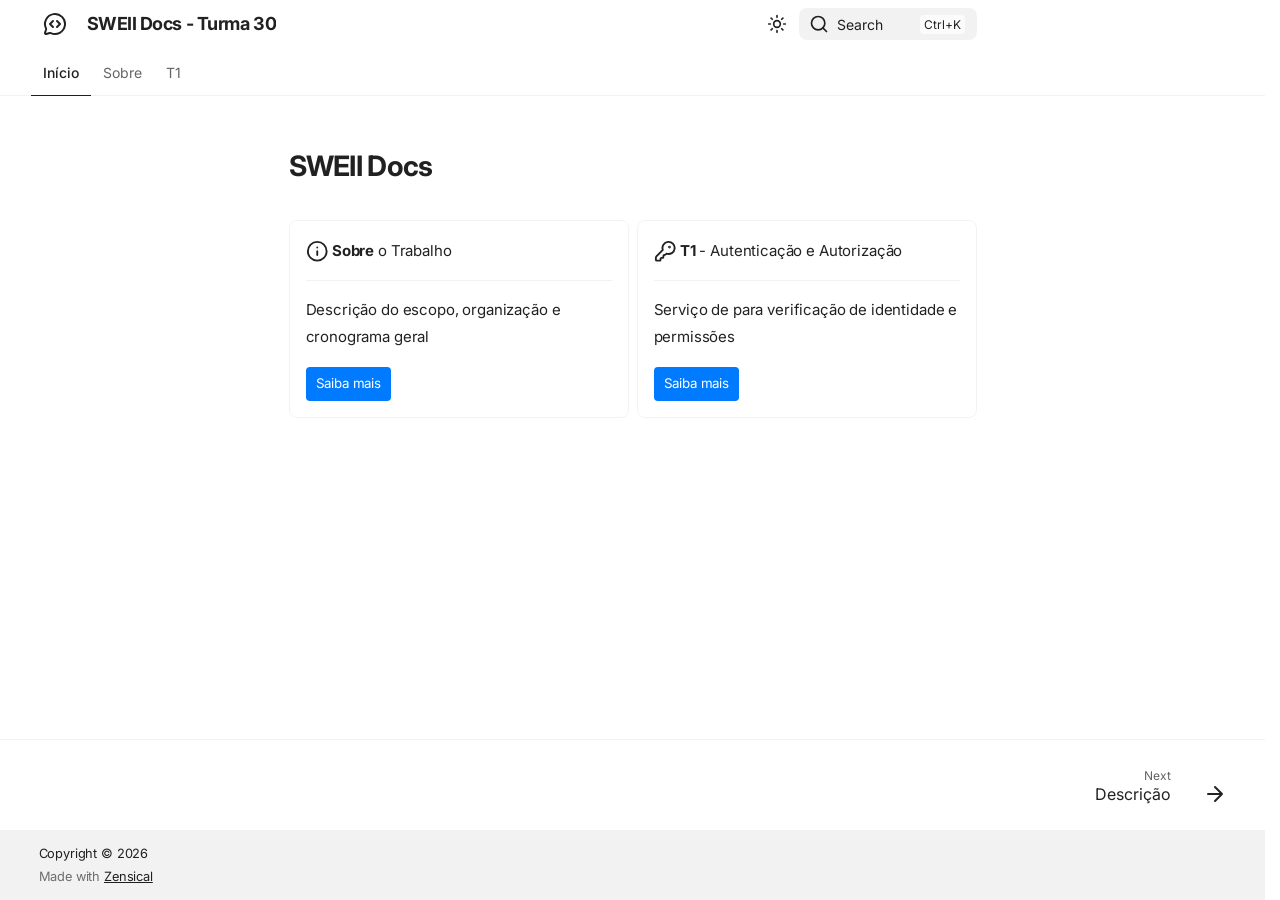
<file: site/index.html>
<!doctype html>
<html lang="en" class="no-js">
  <head>
    
      <meta charset="utf-8">
      <meta name="viewport" content="width=device-width,initial-scale=1">
      
        <meta name="description" content="Documentation for the SWEII course - Turma 30.">
      
      
        <meta name="author" content="Prof. José Pedro Schardosim Simão">
      
      
      
      
        <link rel="next" href="./about/description/">
      
      
        
      
      
      <link rel="icon" href="./assets/images/favicon.png">
      <meta name="generator" content="zensical-0.0.33">
    
    
      
        <title>SWEII Docs - SWEII Docs - Turma 30</title>
      
    
    
      
        
      
      <link rel="stylesheet" href="./assets/stylesheets/modern/main.53a7feaf.min.css">
      
        
          
        
        <link rel="stylesheet" href="./assets/stylesheets/modern/palette.dfe2e883.min.css">
      
      


    
    
      
    
    
      
        
        
        <link rel="preconnect" href="https://fonts.gstatic.com" crossorigin>
        <link rel="stylesheet" href="https://fonts.googleapis.com/css?family=Inter:300,300i,400,400i,500,500i,700,700i%7CJetBrains+Mono:400,400i,700,700i&amp;display=fallback">
        <style>:root{--md-text-font:"Inter";--md-code-font:"JetBrains Mono"}</style>
      
    
    
      <link rel="stylesheet" href="./stylesheets/extra.css">
    
    <script>__md_scope=new URL(".",location),__md_hash=e=>[...e].reduce(((e,t)=>(e<<5)-e+t.charCodeAt(0)),0),__md_get=(e,t=localStorage,a=__md_scope)=>JSON.parse(t.getItem(a.pathname+"."+e)),__md_set=(e,t,a=localStorage,_=__md_scope)=>{try{a.setItem(_.pathname+"."+e,JSON.stringify(t))}catch(e){}},document.documentElement.setAttribute("data-platform",navigator.platform)</script>
    
      

    
    
  </head>
  
  
    
    
      
    
    
    
    
    <body dir="ltr" data-md-color-scheme="default" data-md-color-primary="indigo" data-md-color-accent="indigo">
  
    
    <input class="md-toggle" data-md-toggle="drawer" type="checkbox" id="__drawer" autocomplete="off">
    <input class="md-toggle" data-md-toggle="search" type="checkbox" id="__search" autocomplete="off">
    <label class="md-overlay" for="__drawer" aria-label="Navigation"></label>
    <div data-md-component="skip">
      
        
        <a href="#sweii-docs" class="md-skip">
          Skip to content
        </a>
      
    </div>
    <div data-md-component="announce">
      
    </div>
    
    
      

<header class="md-header" data-md-component="header">
  <nav class="md-header__inner md-grid" aria-label="Header">
    <a href="" title="SWEII Docs - Turma 30" class="md-header__button md-logo" aria-label="SWEII Docs - Turma 30" data-md-component="logo">
      
  
  <svg xmlns="http://www.w3.org/2000/svg" fill="none" stroke="currentColor" stroke-linecap="round" stroke-linejoin="round" stroke-width="2" class="lucide lucide-message-circle-code" viewBox="0 0 24 24"><path d="m10 9-3 3 3 3M14 15l3-3-3-3"/><path d="M2.992 16.342a2 2 0 0 1 .094 1.167l-1.065 3.29a1 1 0 0 0 1.236 1.168l3.413-.998a2 2 0 0 1 1.099.092 10 10 0 1 0-4.777-4.719"/></svg>

    </a>
    <label class="md-header__button md-icon" for="__drawer" aria-label="Navigation">
      
      <svg xmlns="http://www.w3.org/2000/svg" fill="none" stroke="currentColor" stroke-linecap="round" stroke-linejoin="round" stroke-width="2" class="lucide lucide-menu" viewBox="0 0 24 24"><path d="M4 5h16M4 12h16M4 19h16"/></svg>
    </label>
    <div class="md-header__title" data-md-component="header-title">
      <div class="md-header__ellipsis">
        <div class="md-header__topic">
          <span class="md-ellipsis">
            SWEII Docs - Turma 30
          </span>
        </div>
        <div class="md-header__topic" data-md-component="header-topic">
          <span class="md-ellipsis">
            
              SWEII Docs
            
          </span>
        </div>
      </div>
    </div>
    
      
        <form class="md-header__option" data-md-component="palette">
  
    
    
    
    <input class="md-option" data-md-color-media="none" data-md-color-scheme="default" data-md-color-primary="indigo" data-md-color-accent="indigo"  aria-label="Switch to dark mode"  type="radio" name="__palette" id="__palette_0">
    
      <label class="md-header__button md-icon" title="Switch to dark mode" for="__palette_1" hidden>
        <svg xmlns="http://www.w3.org/2000/svg" fill="none" stroke="currentColor" stroke-linecap="round" stroke-linejoin="round" stroke-width="2" class="lucide lucide-sun" viewBox="0 0 24 24"><circle cx="12" cy="12" r="4"/><path d="M12 2v2M12 20v2M4.93 4.93l1.41 1.41M17.66 17.66l1.41 1.41M2 12h2M20 12h2M6.34 17.66l-1.41 1.41M19.07 4.93l-1.41 1.41"/></svg>
      </label>
    
  
    
    
    
    <input class="md-option" data-md-color-media="none" data-md-color-scheme="slate" data-md-color-primary="indigo" data-md-color-accent="indigo"  aria-label="Switch to light mode"  type="radio" name="__palette" id="__palette_1">
    
      <label class="md-header__button md-icon" title="Switch to light mode" for="__palette_0" hidden>
        <svg xmlns="http://www.w3.org/2000/svg" fill="none" stroke="currentColor" stroke-linecap="round" stroke-linejoin="round" stroke-width="2" class="lucide lucide-moon" viewBox="0 0 24 24"><path d="M20.985 12.486a9 9 0 1 1-9.473-9.472c.405-.022.617.46.402.803a6 6 0 0 0 8.268 8.268c.344-.215.825-.004.803.401"/></svg>
      </label>
    
  
</form>
      
    
    
      <script>var palette=__md_get("__palette");if(palette&&palette.color){if("(prefers-color-scheme)"===palette.color.media){var media=matchMedia("(prefers-color-scheme: light)"),input=document.querySelector(media.matches?"[data-md-color-media='(prefers-color-scheme: light)']":"[data-md-color-media='(prefers-color-scheme: dark)']");palette.color.media=input.getAttribute("data-md-color-media"),palette.color.scheme=input.getAttribute("data-md-color-scheme"),palette.color.primary=input.getAttribute("data-md-color-primary"),palette.color.accent=input.getAttribute("data-md-color-accent")}for(var[key,value]of Object.entries(palette.color))document.body.setAttribute("data-md-color-"+key,value)}</script>
    
    
    
      
      
        <label class="md-header__button md-icon" for="__search" aria-label="Search">
          
          <svg xmlns="http://www.w3.org/2000/svg" fill="none" stroke="currentColor" stroke-linecap="round" stroke-linejoin="round" stroke-width="2" class="lucide lucide-search" viewBox="0 0 24 24"><path d="m21 21-4.34-4.34"/><circle cx="11" cy="11" r="8"/></svg>
        </label>
        <div class="md-search" data-md-component="search" role="dialog" aria-label="Search">
  <button type="button" class="md-search__button">
    Search
  </button>
</div>
      
    
    <div class="md-header__source">
      
    </div>
  </nav>
  
</header>
    
    <div class="md-container" data-md-component="container">
      
      
        
          
            
<nav class="md-tabs" aria-label="Tabs" data-md-component="tabs">
  <div class="md-grid">
    <ul class="md-tabs__list">
      
        
  
  
  
    
  
  
    <li class="md-tabs__item md-tabs__item--active">
      <a href="" class="md-tabs__link">
        
  
  Início

      </a>
    </li>
  

      
        
  
  
  
  
    
    
      <li class="md-tabs__item">
        <a href="./about/description/" class="md-tabs__link">
          
  
  Sobre

        </a>
      </li>
    
  

      
        
  
  
  
  
    
    
      <li class="md-tabs__item">
        <a href="./t1/deliverables/" class="md-tabs__link">
          
  
  T1

        </a>
      </li>
    
  

      
    </ul>
  </div>
</nav>
          
        
      
      <main class="md-main" data-md-component="main">
        <div class="md-main__inner md-grid">
          
            
              
              <div class="md-sidebar md-sidebar--primary" data-md-component="sidebar" data-md-type="navigation" >
                <div class="md-sidebar__scrollwrap">
                  <div class="md-sidebar__inner">
                    


  


<nav class="md-nav md-nav--primary md-nav--lifted" aria-label="Navigation" data-md-level="0">
  <label class="md-nav__title" for="__drawer">
    <a href="" title="SWEII Docs - Turma 30" class="md-nav__button md-logo" aria-label="SWEII Docs - Turma 30" data-md-component="logo">
      
  
  <svg xmlns="http://www.w3.org/2000/svg" fill="none" stroke="currentColor" stroke-linecap="round" stroke-linejoin="round" stroke-width="2" class="lucide lucide-message-circle-code" viewBox="0 0 24 24"><path d="m10 9-3 3 3 3M14 15l3-3-3-3"/><path d="M2.992 16.342a2 2 0 0 1 .094 1.167l-1.065 3.29a1 1 0 0 0 1.236 1.168l3.413-.998a2 2 0 0 1 1.099.092 10 10 0 1 0-4.777-4.719"/></svg>

    </a>
    SWEII Docs - Turma 30
  </label>
  
  <ul class="md-nav__list" data-md-scrollfix>
    
      
      
  
  
    
  
  
  
    <li class="md-nav__item md-nav__item--active">
      
      
      
      
        
      
      
      <a href="" class="md-nav__link md-nav__link--active">
        
  
  
    <svg xmlns="http://www.w3.org/2000/svg" fill="none" stroke="currentColor" stroke-linecap="round" stroke-linejoin="round" stroke-width="2" class="lucide lucide-rocket" viewBox="0 0 24 24"><path d="M12 15v5s3.03-.55 4-2c1.08-1.62 0-5 0-5M4.5 16.5c-1.5 1.26-2 5-2 5s3.74-.5 5-2c.71-.84.7-2.13-.09-2.91a2.18 2.18 0 0 0-2.91-.09"/><path d="M9 12a22 22 0 0 1 2-3.95A12.88 12.88 0 0 1 22 2c0 2.72-.78 7.5-6 11a22.4 22.4 0 0 1-4 2z"/><path d="M9 12H4s.55-3.03 2-4c1.62-1.08 5 .05 5 .05"/></svg>
  
  <span class="md-ellipsis">
    
  
    Início
  

    
  </span>
  
  

      </a>
      
    </li>
  

    
      
      
  
  
  
  
    
    
      
        
      
        
      
        
      
        
      
        
      
    
    
    
      
      
        
      
    
    
    <li class="md-nav__item md-nav__item--nested">
      
        
        
        <input class="md-nav__toggle md-toggle " type="checkbox" id="__nav_2" >
        
          
          <label class="md-nav__link" for="__nav_2" id="__nav_2_label" tabindex="0">
            
  
  
  <span class="md-ellipsis">
    
  
    Sobre
  

    
  </span>
  
  

            <span class="md-nav__icon md-icon"></span>
          </label>
        
        <nav class="md-nav" data-md-level="1" aria-labelledby="__nav_2_label" aria-expanded="false">
          <label class="md-nav__title" for="__nav_2">
            <span class="md-nav__icon md-icon"></span>
            
  
    Sobre
  

          </label>
          <ul class="md-nav__list" data-md-scrollfix>
            
              
                
  
  
  
  
    <li class="md-nav__item">
      <a href="./about/description/" class="md-nav__link">
        
  
  
  <span class="md-ellipsis">
    
  
    Descrição
  

    
  </span>
  
  

      </a>
    </li>
  

              
            
              
                
  
  
  
  
    <li class="md-nav__item">
      <a href="./about/deliverables/" class="md-nav__link">
        
  
  
  <span class="md-ellipsis">
    
  
    Entregas
  

    
  </span>
  
  

      </a>
    </li>
  

              
            
              
                
  
  
  
  
    <li class="md-nav__item">
      <a href="./about/organization/" class="md-nav__link">
        
  
  
  <span class="md-ellipsis">
    
  
    Organização
  

    
  </span>
  
  

      </a>
    </li>
  

              
            
              
                
  
  
  
  
    <li class="md-nav__item">
      <a href="./about/adr/" class="md-nav__link">
        
  
  
  <span class="md-ellipsis">
    
  
    ADR
  

    
  </span>
  
  

      </a>
    </li>
  

              
            
              
                
  
  
  
  
    
    
      
        
      
        
      
        
      
    
    
    
      
      
        
      
    
    
    <li class="md-nav__item md-nav__item--nested">
      
        
        
        <input class="md-nav__toggle md-toggle " type="checkbox" id="__nav_2_5" >
        
          
          <label class="md-nav__link" for="__nav_2_5" id="__nav_2_5_label" tabindex="0">
            
  
  
  <span class="md-ellipsis">
    
  
    Tecnologias Sugeridas
  

    
  </span>
  
  

            <span class="md-nav__icon md-icon"></span>
          </label>
        
        <nav class="md-nav" data-md-level="2" aria-labelledby="__nav_2_5_label" aria-expanded="false">
          <label class="md-nav__title" for="__nav_2_5">
            <span class="md-nav__icon md-icon"></span>
            
  
    Tecnologias Sugeridas
  

          </label>
          <ul class="md-nav__list" data-md-scrollfix>
            
              
                
  
  
  
  
    <li class="md-nav__item">
      <a href="./about/tech/backend/" class="md-nav__link">
        
  
  
  <span class="md-ellipsis">
    
  
    Backend
  

    
  </span>
  
  

      </a>
    </li>
  

              
            
              
                
  
  
  
  
    <li class="md-nav__item">
      <a href="./about/tech/frontend/" class="md-nav__link">
        
  
  
  <span class="md-ellipsis">
    
  
    Frontend
  

    
  </span>
  
  

      </a>
    </li>
  

              
            
              
                
  
  
  
  
    <li class="md-nav__item">
      <a href="./about/tech/database/" class="md-nav__link">
        
  
  
  <span class="md-ellipsis">
    
  
    Banco de Dados
  

    
  </span>
  
  

      </a>
    </li>
  

              
            
          </ul>
        </nav>
      
    </li>
  

              
            
          </ul>
        </nav>
      
    </li>
  

    
      
      
  
  
  
  
    
    
      
        
      
        
      
        
      
        
      
    
    
    
      
      
        
      
    
    
    <li class="md-nav__item md-nav__item--nested">
      
        
        
        <input class="md-nav__toggle md-toggle " type="checkbox" id="__nav_3" >
        
          
          <label class="md-nav__link" for="__nav_3" id="__nav_3_label" tabindex="0">
            
  
  
  <span class="md-ellipsis">
    
  
    T1
  

    
  </span>
  
  

            <span class="md-nav__icon md-icon"></span>
          </label>
        
        <nav class="md-nav" data-md-level="1" aria-labelledby="__nav_3_label" aria-expanded="false">
          <label class="md-nav__title" for="__nav_3">
            <span class="md-nav__icon md-icon"></span>
            
  
    T1
  

          </label>
          <ul class="md-nav__list" data-md-scrollfix>
            
              
                
  
  
  
  
    <li class="md-nav__item">
      <a href="./t1/deliverables/" class="md-nav__link">
        
  
  
  <span class="md-ellipsis">
    
  
    Entregáveis
  

    
  </span>
  
  

      </a>
    </li>
  

              
            
              
                
  
  
  
  
    <li class="md-nav__item">
      <a href="./t1/evaluation/" class="md-nav__link">
        
  
  
  <span class="md-ellipsis">
    
  
    Avaliação
  

    
  </span>
  
  

      </a>
    </li>
  

              
            
              
                
  
  
  
  
    <li class="md-nav__item">
      <a href="./t1/resources/" class="md-nav__link">
        
  
  
  <span class="md-ellipsis">
    
  
    Recursos
  

    
  </span>
  
  

      </a>
    </li>
  

              
            
              
                
  
  
  
  
    <li class="md-nav__item">
      <a href="./t1/adr/" class="md-nav__link">
        
  
  
  <span class="md-ellipsis">
    
  
    ADR
  

    
  </span>
  
  

      </a>
    </li>
  

              
            
          </ul>
        </nav>
      
    </li>
  

    
  </ul>
</nav>
                  </div>
                </div>
              </div>
            
            
              
              <div class="md-sidebar md-sidebar--secondary" data-md-component="sidebar" data-md-type="toc" >
                <div class="md-sidebar__scrollwrap">
                  
                    
                    
                    
                      
                    
                    
                  
                  <div class="md-sidebar__inner">
                    


<nav class="md-nav md-nav--secondary" aria-label="On this page">
  
  
  
    
  
  
</nav>
                  </div>
                </div>
              </div>
            
          
          
            <div class="md-content" data-md-component="content">
              
                



  


              
              <article class="md-content__inner md-typeset">
                
                  

<h1 id="sweii-docs">SWEII Docs<a class="headerlink" href="#sweii-docs" title="Permanent link">&para;</a></h1>
<div class="grid cards">
<ul>
<li>
<p><span class="twemoji lg middle"><svg xmlns="http://www.w3.org/2000/svg" fill="none" stroke="currentColor" stroke-linecap="round" stroke-linejoin="round" stroke-width="2" class="lucide lucide-info" viewBox="0 0 24 24"><circle cx="12" cy="12" r="10"/><path d="M12 16v-4M12 8h.01"/></svg></span> <strong>Sobre</strong> o Trabalho</p>
<hr />
<p>Descrição do escopo, organização e cronograma geral</p>
<p><a class="btn btn-default" href="about/description/">Saiba mais</a></p>
</li>
<li>
<p><span class="twemoji lg middle"><svg xmlns="http://www.w3.org/2000/svg" fill="none" stroke="currentColor" stroke-linecap="round" stroke-linejoin="round" stroke-width="2" class="lucide lucide-key-round" viewBox="0 0 24 24"><path d="M2.586 17.414A2 2 0 0 0 2 18.828V21a1 1 0 0 0 1 1h3a1 1 0 0 0 1-1v-1a1 1 0 0 1 1-1h1a1 1 0 0 0 1-1v-1a1 1 0 0 1 1-1h.172a2 2 0 0 0 1.414-.586l.814-.814a6.5 6.5 0 1 0-4-4z"/><circle cx="16.5" cy="7.5" r=".5" fill="currentColor"/></svg></span> <strong>T1</strong> - Autenticação e Autorização</p>
<hr />
<p>Serviço de para verificação de identidade e permissões</p>
<p><a class="btn btn-default" href="t1/description/">Saiba mais</a></p>
</li>
</ul>
</div>









  
  






                
              </article>
            </div>
          
          
  <script>var tabs=__md_get("__tabs");if(Array.isArray(tabs))e:for(var set of document.querySelectorAll(".tabbed-set")){var labels=set.querySelector(".tabbed-labels");for(var tab of tabs)for(var label of labels.getElementsByTagName("label"))if(label.innerText.trim()===tab){var input=document.getElementById(label.htmlFor);input.checked=!0;continue e}}</script>

<script>var target=document.getElementById(location.hash.slice(1));target&&target.name&&(target.checked=target.name.startsWith("__tabbed_"))</script>
        </div>
        
          <button type="button" class="md-top md-icon" data-md-component="top" hidden>
  
  <svg xmlns="http://www.w3.org/2000/svg" fill="none" stroke="currentColor" stroke-linecap="round" stroke-linejoin="round" stroke-width="2" class="lucide lucide-circle-arrow-up" viewBox="0 0 24 24"><circle cx="12" cy="12" r="10"/><path d="m16 12-4-4-4 4M12 16V8"/></svg>
  Back to top
</button>
        
      </main>
      
        <footer class="md-footer">
  
    
      
      <nav class="md-footer__inner md-grid" aria-label="Footer" >
        
        
          
          <a href="./about/description/" class="md-footer__link md-footer__link--next" aria-label="Next: Descrição">
            <div class="md-footer__title">
              <span class="md-footer__direction">
                Next
              </span>
              <div class="md-ellipsis">
                Descrição
              </div>
            </div>
            <div class="md-footer__button md-icon">
              
              <svg xmlns="http://www.w3.org/2000/svg" fill="none" stroke="currentColor" stroke-linecap="round" stroke-linejoin="round" stroke-width="2" class="lucide lucide-arrow-right" viewBox="0 0 24 24"><path d="M5 12h14M12 5l7 7-7 7"/></svg>
            </div>
          </a>
        
      </nav>
    
  
  <div class="md-footer-meta md-typeset">
    <div class="md-footer-meta__inner md-grid">
      <div class="md-copyright">
  
    <div class="md-copyright__highlight">
      Copyright &copy; 2026

    </div>
  
  
    Made with
    <a href="https://zensical.org/" target="_blank" rel="noopener">
      Zensical
    </a>
  
</div>
      
    </div>
  </div>
</footer>
      
    </div>
    <div class="md-dialog" data-md-component="dialog">
      <div class="md-dialog__inner md-typeset"></div>
    </div>
    
    
    
      
      
      <script id="__config" type="application/json">{"annotate":null,"base":".","features":["announce.dismiss","content.code.annotate","content.code.copy","content.code.select","content.footnote.tooltips","content.tabs.link","content.tooltips","navigation.footer","navigation.indexes","navigation.instant","navigation.instant.prefetch","navigation.path","navigation.sections","navigation.tabs","navigation.top","navigation.tracking","search.highlight"],"search":"./assets/javascripts/workers/search.e2d2d235.min.js","tags":null,"translations":{"clipboard.copied":"Copied to clipboard","clipboard.copy":"Copy to clipboard","search.result.more.one":"1 more on this page","search.result.more.other":"# more on this page","search.result.none":"No matching documents","search.result.one":"1 matching document","search.result.other":"# matching documents","search.result.placeholder":"Type to start searching","search.result.term.missing":"Missing","select.version":"Select version"},"version":null}</script>
    
    
      <script src="./assets/javascripts/bundle.63456bd9.min.js"></script>
      
    
  </body>
</html>
</file>
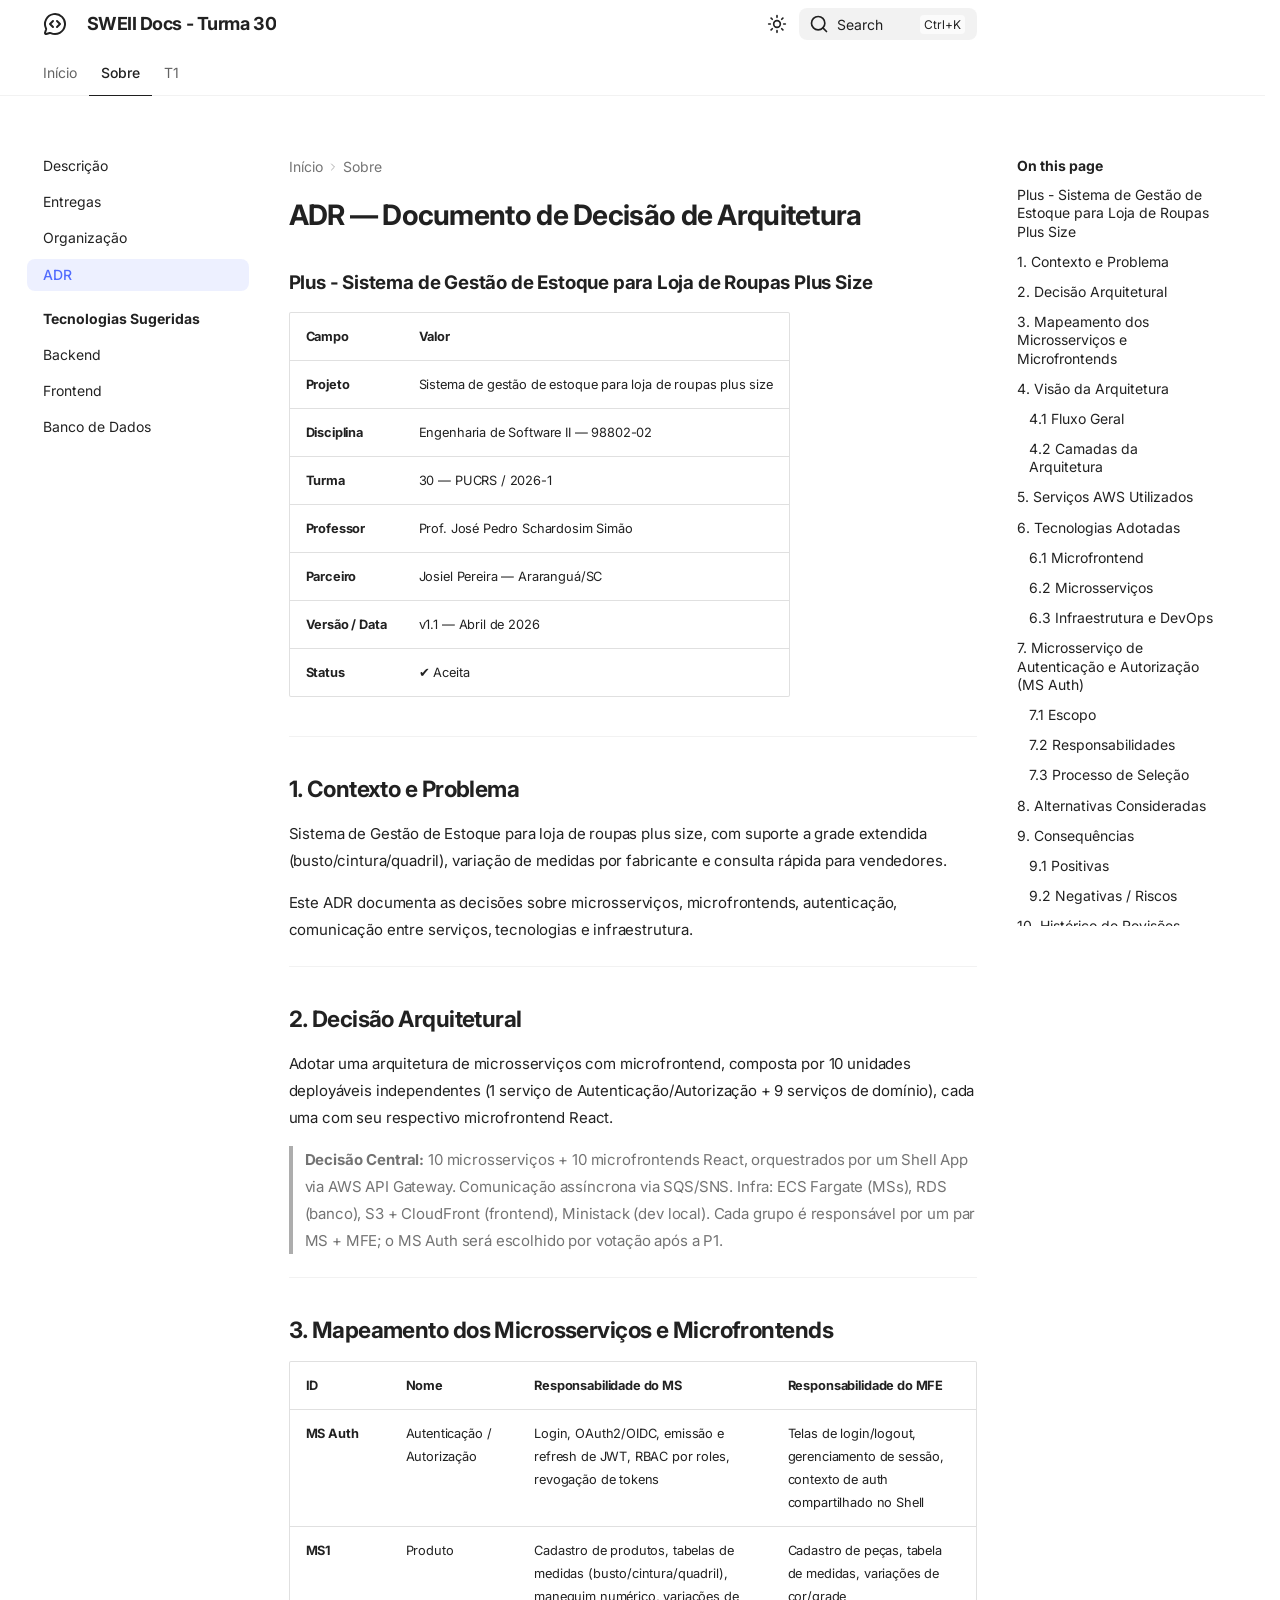
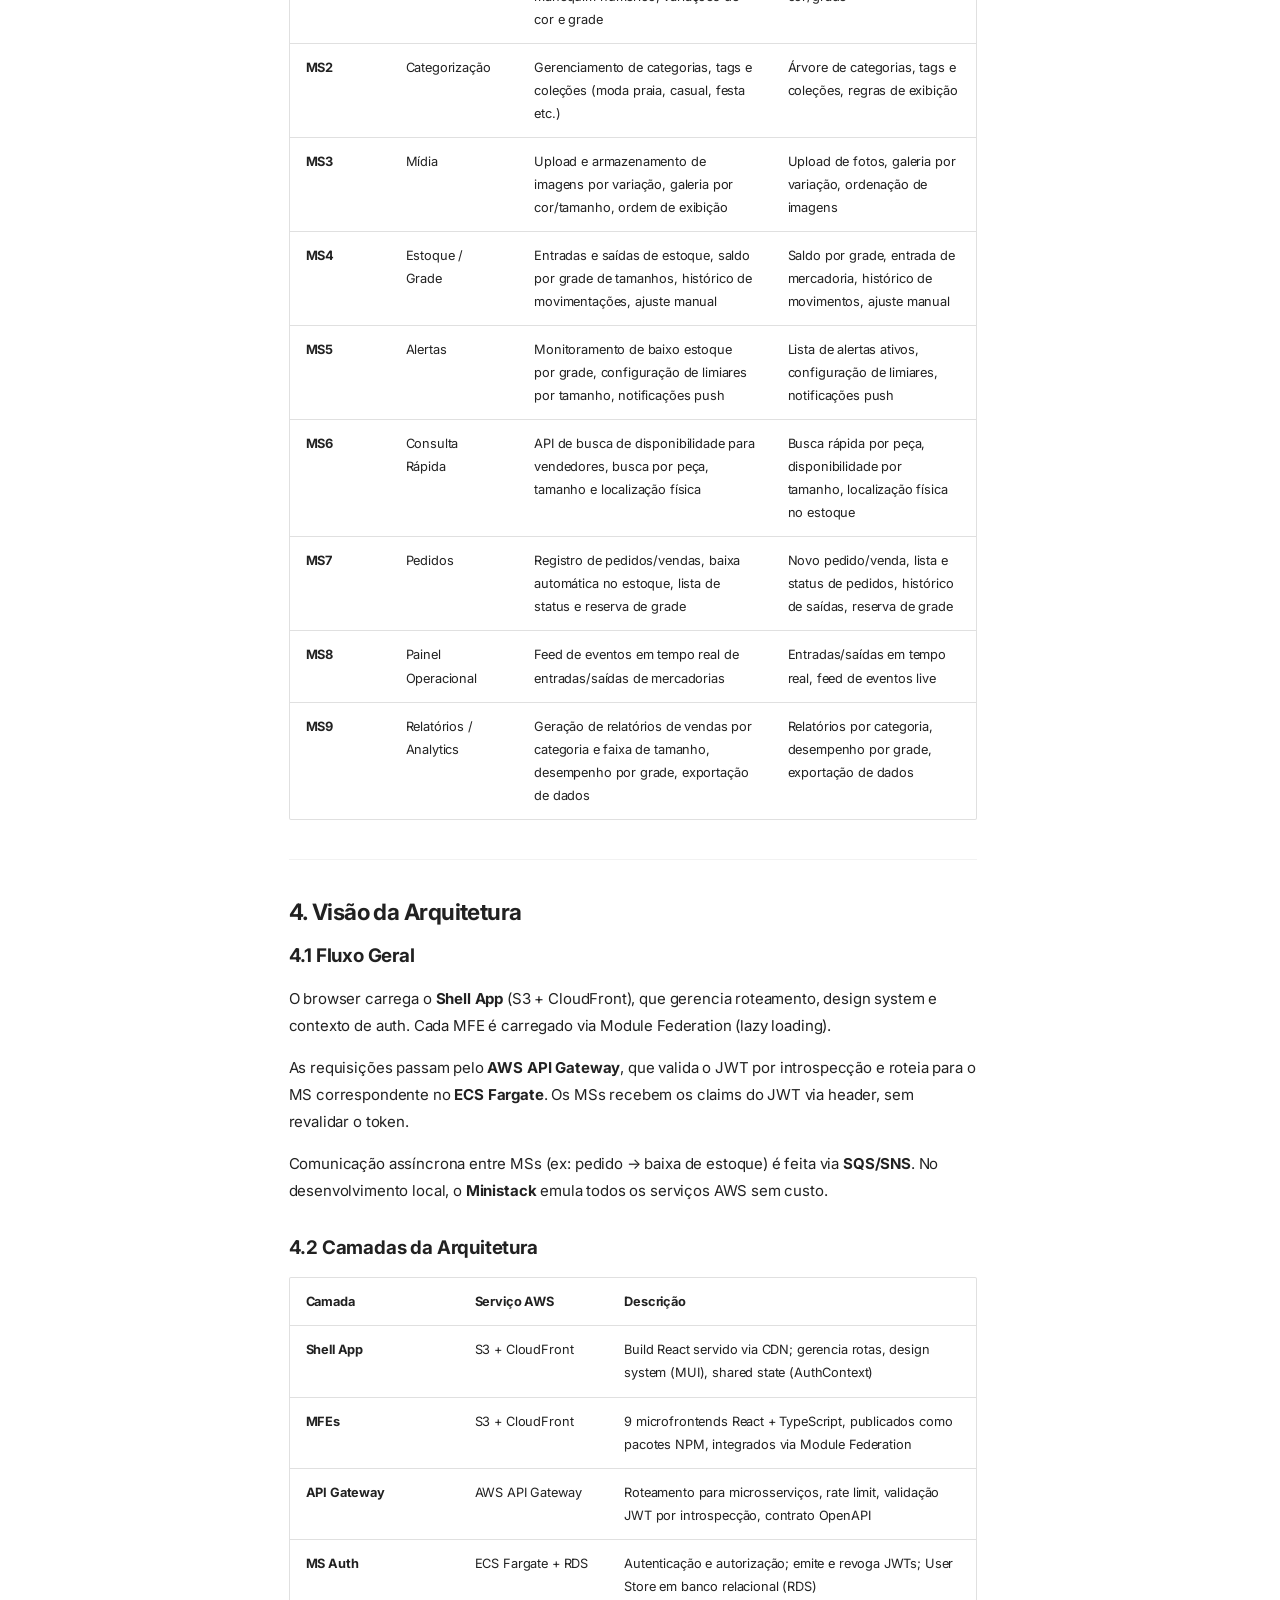
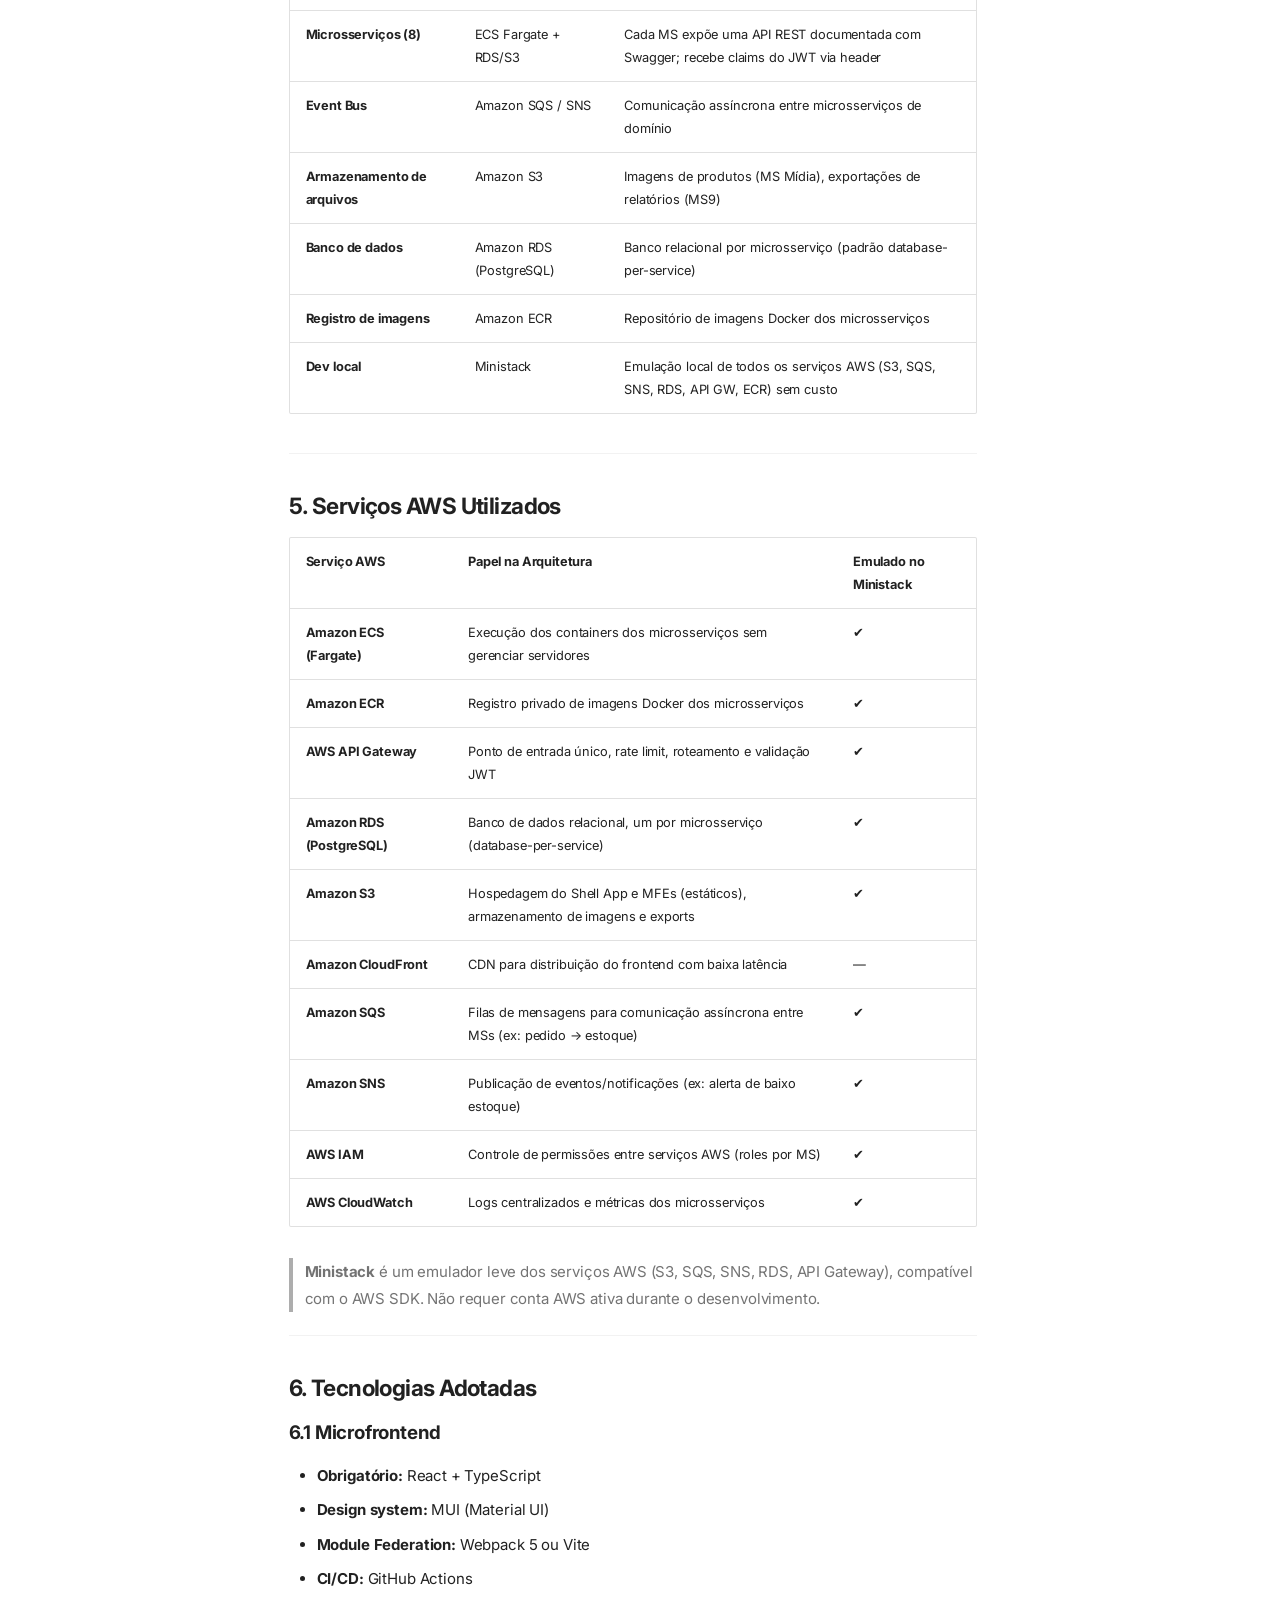
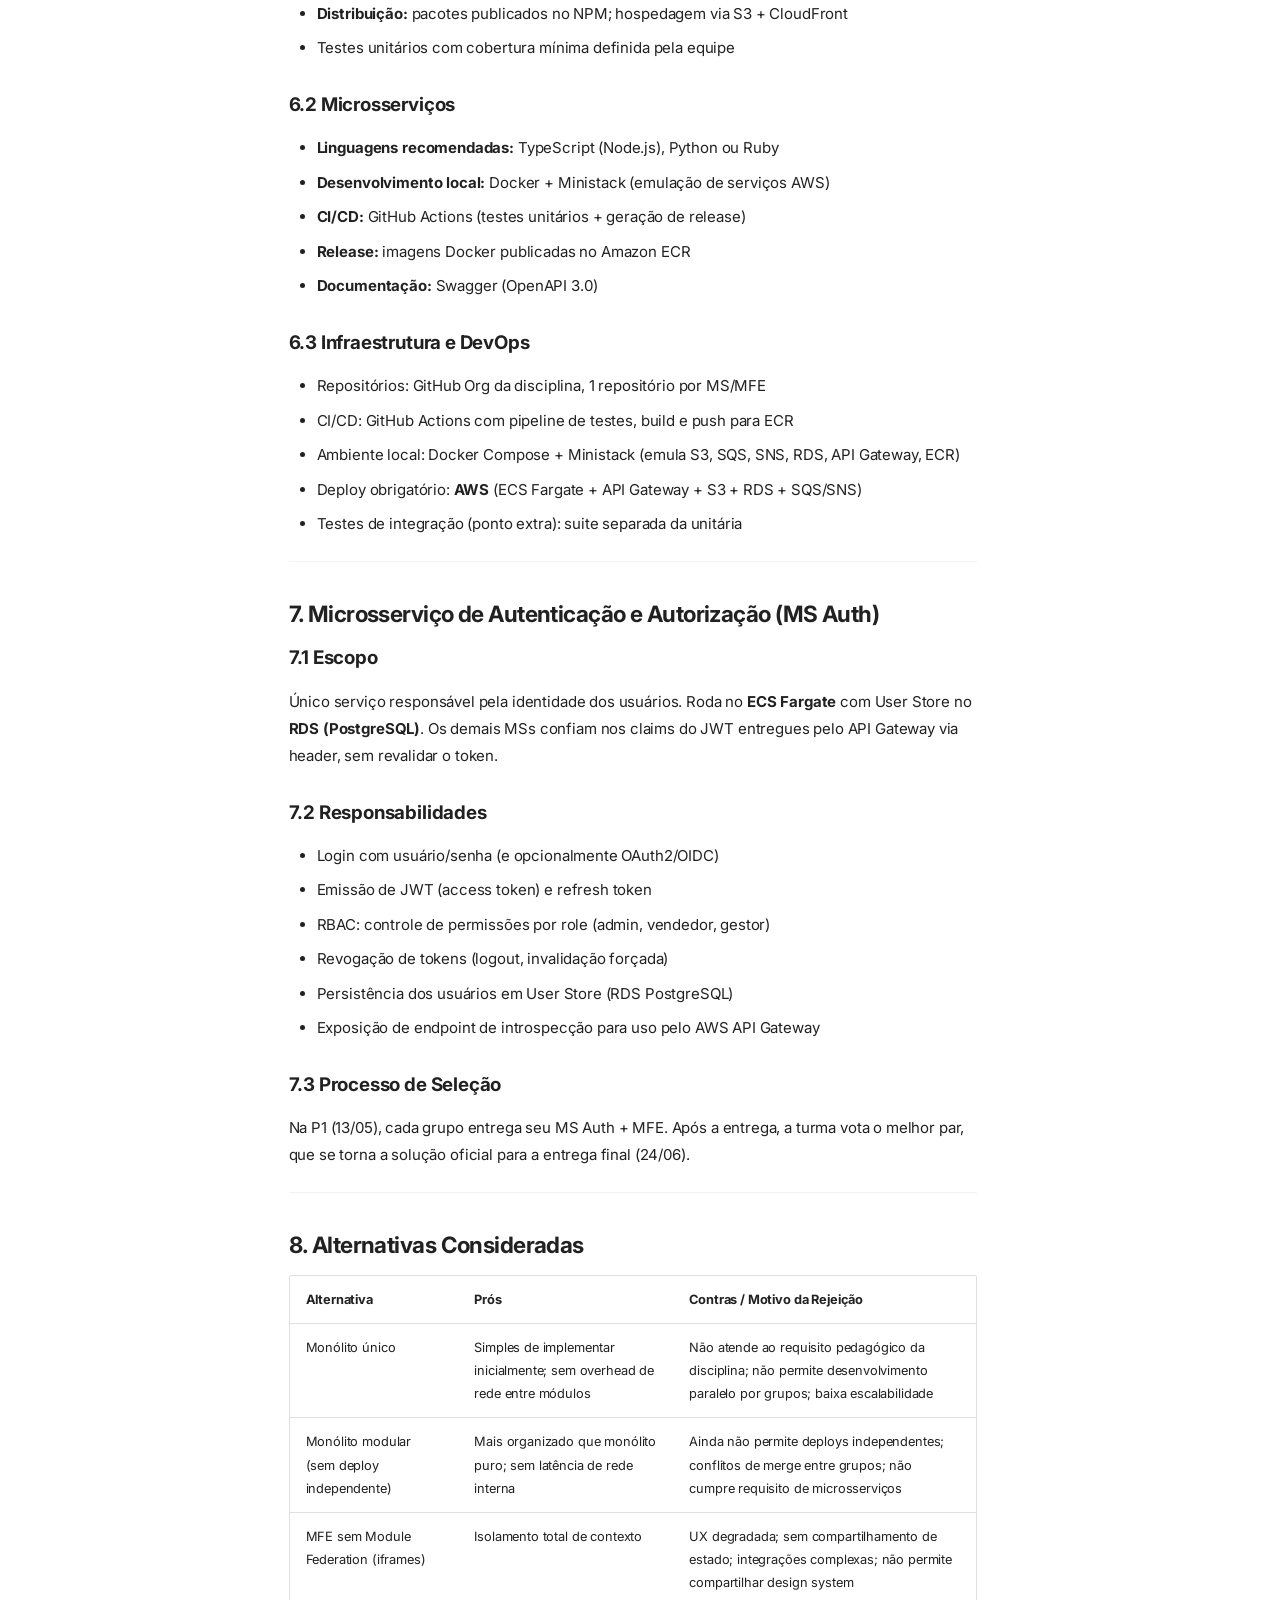
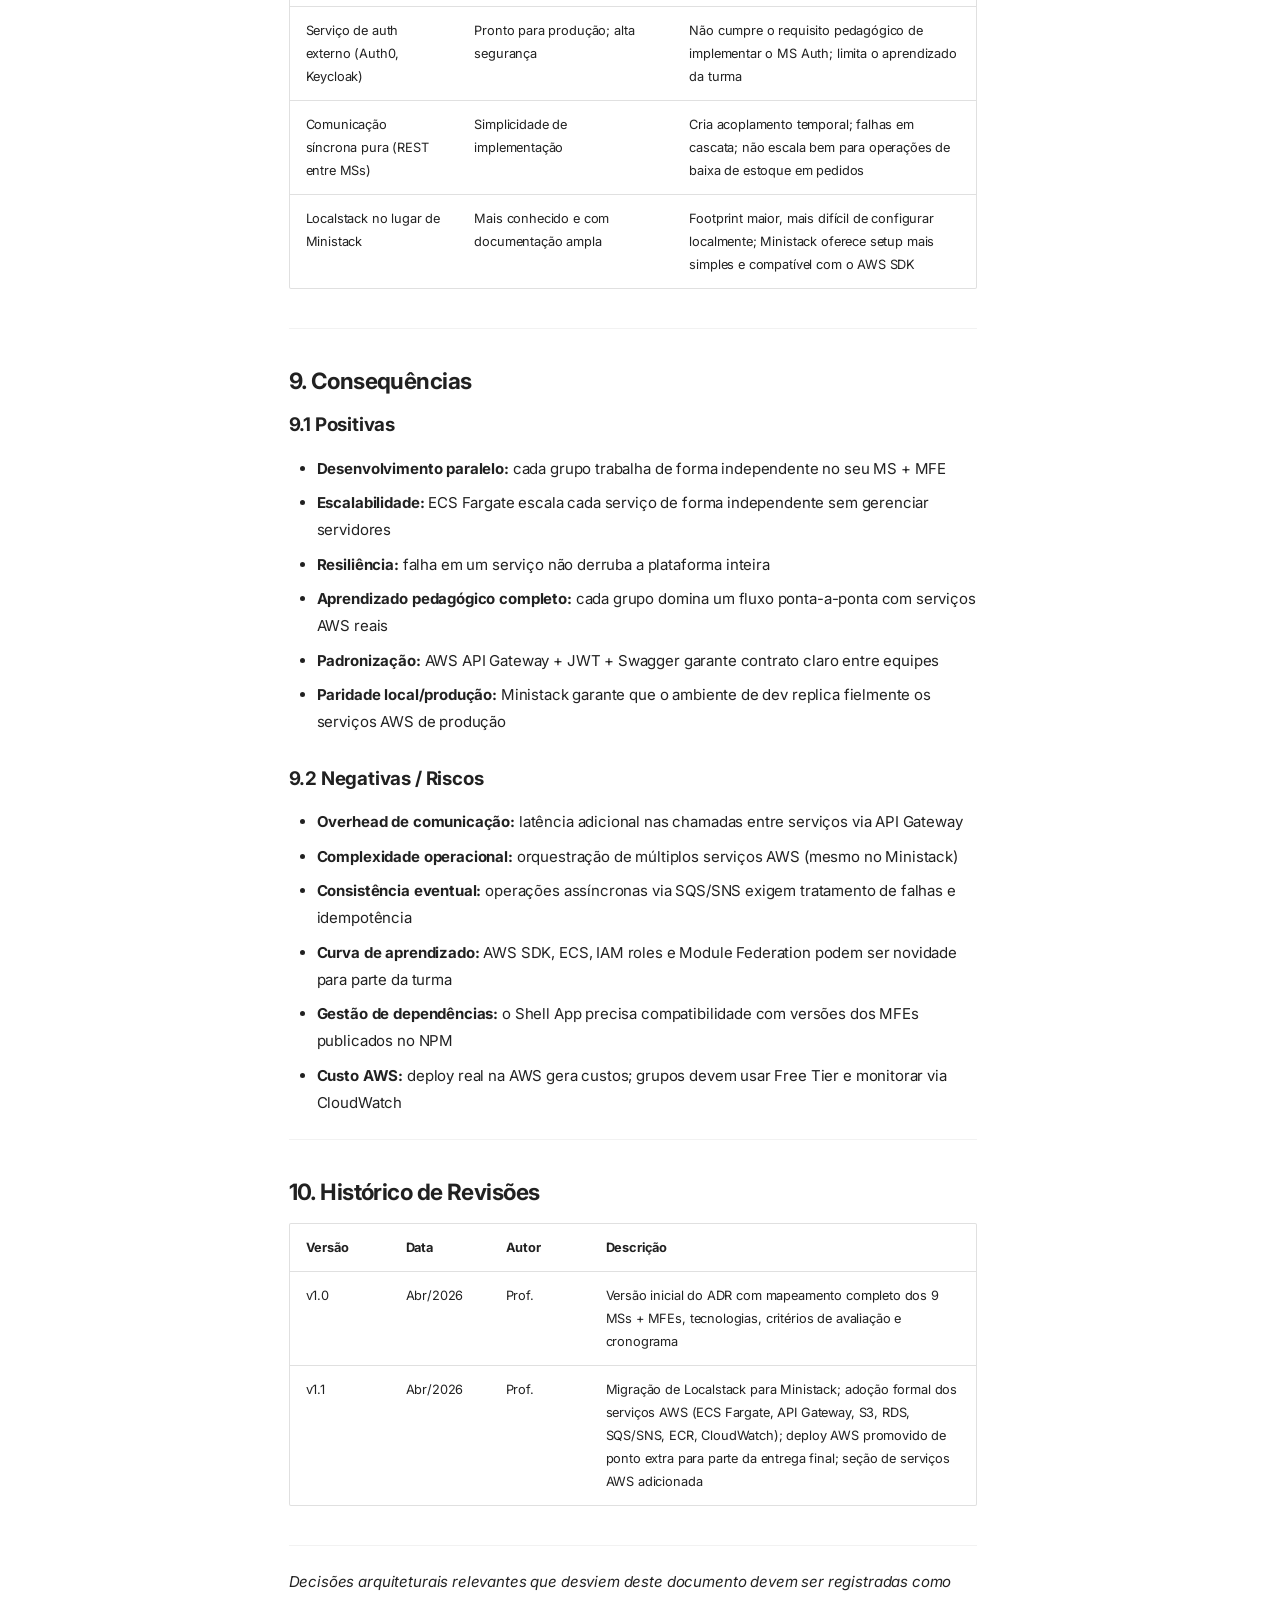
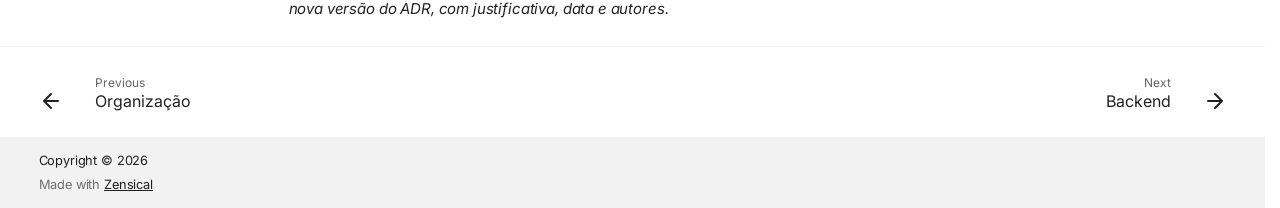
<file: site/about/adr/index.html>
<!doctype html>
<html lang="en" class="no-js">
  <head>
    
      <meta charset="utf-8">
      <meta name="viewport" content="width=device-width,initial-scale=1">
      
        <meta name="description" content="Documentation for the SWEII course - Turma 30.">
      
      
        <meta name="author" content="Prof. José Pedro Schardosim Simão">
      
      
      
        <link rel="prev" href="../organization/">
      
      
        <link rel="next" href="../tech/backend/">
      
      
        
      
      
      <link rel="icon" href="../../assets/images/favicon.png">
      <meta name="generator" content="zensical-0.0.33">
    
    
      
        <title>ADR — Documento de Decisão de Arquitetura - SWEII Docs - Turma 30</title>
      
    
    
      
        
      
      <link rel="stylesheet" href="../../assets/stylesheets/modern/main.53a7feaf.min.css">
      
        
          
        
        <link rel="stylesheet" href="../../assets/stylesheets/modern/palette.dfe2e883.min.css">
      
      


    
    
      
    
    
      
        
        
        <link rel="preconnect" href="https://fonts.gstatic.com" crossorigin>
        <link rel="stylesheet" href="https://fonts.googleapis.com/css?family=Inter:300,300i,400,400i,500,500i,700,700i%7CJetBrains+Mono:400,400i,700,700i&amp;display=fallback">
        <style>:root{--md-text-font:"Inter";--md-code-font:"JetBrains Mono"}</style>
      
    
    
      <link rel="stylesheet" href="../../stylesheets/extra.css">
    
    <script>__md_scope=new URL("../..",location),__md_hash=e=>[...e].reduce(((e,t)=>(e<<5)-e+t.charCodeAt(0)),0),__md_get=(e,t=localStorage,a=__md_scope)=>JSON.parse(t.getItem(a.pathname+"."+e)),__md_set=(e,t,a=localStorage,_=__md_scope)=>{try{a.setItem(_.pathname+"."+e,JSON.stringify(t))}catch(e){}},document.documentElement.setAttribute("data-platform",navigator.platform)</script>
    
      

    
    
  </head>
  
  
    
    
      
    
    
    
    
    <body dir="ltr" data-md-color-scheme="default" data-md-color-primary="indigo" data-md-color-accent="indigo">
  
    
    <input class="md-toggle" data-md-toggle="drawer" type="checkbox" id="__drawer" autocomplete="off">
    <input class="md-toggle" data-md-toggle="search" type="checkbox" id="__search" autocomplete="off">
    <label class="md-overlay" for="__drawer" aria-label="Navigation"></label>
    <div data-md-component="skip">
      
        
        <a href="#adr-documento-de-decisao-de-arquitetura" class="md-skip">
          Skip to content
        </a>
      
    </div>
    <div data-md-component="announce">
      
    </div>
    
    
      

<header class="md-header" data-md-component="header">
  <nav class="md-header__inner md-grid" aria-label="Header">
    <a href="../.." title="SWEII Docs - Turma 30" class="md-header__button md-logo" aria-label="SWEII Docs - Turma 30" data-md-component="logo">
      
  
  <svg xmlns="http://www.w3.org/2000/svg" fill="none" stroke="currentColor" stroke-linecap="round" stroke-linejoin="round" stroke-width="2" class="lucide lucide-message-circle-code" viewBox="0 0 24 24"><path d="m10 9-3 3 3 3M14 15l3-3-3-3"/><path d="M2.992 16.342a2 2 0 0 1 .094 1.167l-1.065 3.29a1 1 0 0 0 1.236 1.168l3.413-.998a2 2 0 0 1 1.099.092 10 10 0 1 0-4.777-4.719"/></svg>

    </a>
    <label class="md-header__button md-icon" for="__drawer" aria-label="Navigation">
      
      <svg xmlns="http://www.w3.org/2000/svg" fill="none" stroke="currentColor" stroke-linecap="round" stroke-linejoin="round" stroke-width="2" class="lucide lucide-menu" viewBox="0 0 24 24"><path d="M4 5h16M4 12h16M4 19h16"/></svg>
    </label>
    <div class="md-header__title" data-md-component="header-title">
      <div class="md-header__ellipsis">
        <div class="md-header__topic">
          <span class="md-ellipsis">
            SWEII Docs - Turma 30
          </span>
        </div>
        <div class="md-header__topic" data-md-component="header-topic">
          <span class="md-ellipsis">
            
              ADR — Documento de Decisão de Arquitetura
            
          </span>
        </div>
      </div>
    </div>
    
      
        <form class="md-header__option" data-md-component="palette">
  
    
    
    
    <input class="md-option" data-md-color-media="none" data-md-color-scheme="default" data-md-color-primary="indigo" data-md-color-accent="indigo"  aria-label="Switch to dark mode"  type="radio" name="__palette" id="__palette_0">
    
      <label class="md-header__button md-icon" title="Switch to dark mode" for="__palette_1" hidden>
        <svg xmlns="http://www.w3.org/2000/svg" fill="none" stroke="currentColor" stroke-linecap="round" stroke-linejoin="round" stroke-width="2" class="lucide lucide-sun" viewBox="0 0 24 24"><circle cx="12" cy="12" r="4"/><path d="M12 2v2M12 20v2M4.93 4.93l1.41 1.41M17.66 17.66l1.41 1.41M2 12h2M20 12h2M6.34 17.66l-1.41 1.41M19.07 4.93l-1.41 1.41"/></svg>
      </label>
    
  
    
    
    
    <input class="md-option" data-md-color-media="none" data-md-color-scheme="slate" data-md-color-primary="indigo" data-md-color-accent="indigo"  aria-label="Switch to light mode"  type="radio" name="__palette" id="__palette_1">
    
      <label class="md-header__button md-icon" title="Switch to light mode" for="__palette_0" hidden>
        <svg xmlns="http://www.w3.org/2000/svg" fill="none" stroke="currentColor" stroke-linecap="round" stroke-linejoin="round" stroke-width="2" class="lucide lucide-moon" viewBox="0 0 24 24"><path d="M20.985 12.486a9 9 0 1 1-9.473-9.472c.405-.022.617.46.402.803a6 6 0 0 0 8.268 8.268c.344-.215.825-.004.803.401"/></svg>
      </label>
    
  
</form>
      
    
    
      <script>var palette=__md_get("__palette");if(palette&&palette.color){if("(prefers-color-scheme)"===palette.color.media){var media=matchMedia("(prefers-color-scheme: light)"),input=document.querySelector(media.matches?"[data-md-color-media='(prefers-color-scheme: light)']":"[data-md-color-media='(prefers-color-scheme: dark)']");palette.color.media=input.getAttribute("data-md-color-media"),palette.color.scheme=input.getAttribute("data-md-color-scheme"),palette.color.primary=input.getAttribute("data-md-color-primary"),palette.color.accent=input.getAttribute("data-md-color-accent")}for(var[key,value]of Object.entries(palette.color))document.body.setAttribute("data-md-color-"+key,value)}</script>
    
    
    
      
      
        <label class="md-header__button md-icon" for="__search" aria-label="Search">
          
          <svg xmlns="http://www.w3.org/2000/svg" fill="none" stroke="currentColor" stroke-linecap="round" stroke-linejoin="round" stroke-width="2" class="lucide lucide-search" viewBox="0 0 24 24"><path d="m21 21-4.34-4.34"/><circle cx="11" cy="11" r="8"/></svg>
        </label>
        <div class="md-search" data-md-component="search" role="dialog" aria-label="Search">
  <button type="button" class="md-search__button">
    Search
  </button>
</div>
      
    
    <div class="md-header__source">
      
    </div>
  </nav>
  
</header>
    
    <div class="md-container" data-md-component="container">
      
      
        
          
            
<nav class="md-tabs" aria-label="Tabs" data-md-component="tabs">
  <div class="md-grid">
    <ul class="md-tabs__list">
      
        
  
  
  
  
    <li class="md-tabs__item">
      <a href="../.." class="md-tabs__link">
        
  
  Início

      </a>
    </li>
  

      
        
  
  
  
    
  
  
    
    
      <li class="md-tabs__item md-tabs__item--active">
        <a href="../description/" class="md-tabs__link">
          
  
  Sobre

        </a>
      </li>
    
  

      
        
  
  
  
  
    
    
      <li class="md-tabs__item">
        <a href="../../t1/deliverables/" class="md-tabs__link">
          
  
  T1

        </a>
      </li>
    
  

      
    </ul>
  </div>
</nav>
          
        
      
      <main class="md-main" data-md-component="main">
        <div class="md-main__inner md-grid">
          
            
              
              <div class="md-sidebar md-sidebar--primary" data-md-component="sidebar" data-md-type="navigation" >
                <div class="md-sidebar__scrollwrap">
                  <div class="md-sidebar__inner">
                    


  


<nav class="md-nav md-nav--primary md-nav--lifted" aria-label="Navigation" data-md-level="0">
  <label class="md-nav__title" for="__drawer">
    <a href="../.." title="SWEII Docs - Turma 30" class="md-nav__button md-logo" aria-label="SWEII Docs - Turma 30" data-md-component="logo">
      
  
  <svg xmlns="http://www.w3.org/2000/svg" fill="none" stroke="currentColor" stroke-linecap="round" stroke-linejoin="round" stroke-width="2" class="lucide lucide-message-circle-code" viewBox="0 0 24 24"><path d="m10 9-3 3 3 3M14 15l3-3-3-3"/><path d="M2.992 16.342a2 2 0 0 1 .094 1.167l-1.065 3.29a1 1 0 0 0 1.236 1.168l3.413-.998a2 2 0 0 1 1.099.092 10 10 0 1 0-4.777-4.719"/></svg>

    </a>
    SWEII Docs - Turma 30
  </label>
  
  <ul class="md-nav__list" data-md-scrollfix>
    
      
      
  
  
  
  
    <li class="md-nav__item">
      <a href="../.." class="md-nav__link">
        
  
  
    <svg xmlns="http://www.w3.org/2000/svg" fill="none" stroke="currentColor" stroke-linecap="round" stroke-linejoin="round" stroke-width="2" class="lucide lucide-rocket" viewBox="0 0 24 24"><path d="M12 15v5s3.03-.55 4-2c1.08-1.62 0-5 0-5M4.5 16.5c-1.5 1.26-2 5-2 5s3.74-.5 5-2c.71-.84.7-2.13-.09-2.91a2.18 2.18 0 0 0-2.91-.09"/><path d="M9 12a22 22 0 0 1 2-3.95A12.88 12.88 0 0 1 22 2c0 2.72-.78 7.5-6 11a22.4 22.4 0 0 1-4 2z"/><path d="M9 12H4s.55-3.03 2-4c1.62-1.08 5 .05 5 .05"/></svg>
  
  <span class="md-ellipsis">
    
  
    Início
  

    
  </span>
  
  

      </a>
    </li>
  

    
      
      
  
  
    
  
  
  
    
    
      
        
      
        
      
        
      
        
      
        
      
    
    
    
      
        
        
      
      
        
      
    
    
    <li class="md-nav__item md-nav__item--active md-nav__item--section md-nav__item--nested">
      
        
        
        <input class="md-nav__toggle md-toggle " type="checkbox" id="__nav_2" checked>
        
          
          <label class="md-nav__link" for="__nav_2" id="__nav_2_label" tabindex="">
            
  
  
  <span class="md-ellipsis">
    
  
    Sobre
  

    
  </span>
  
  

            <span class="md-nav__icon md-icon"></span>
          </label>
        
        <nav class="md-nav" data-md-level="1" aria-labelledby="__nav_2_label" aria-expanded="true">
          <label class="md-nav__title" for="__nav_2">
            <span class="md-nav__icon md-icon"></span>
            
  
    Sobre
  

          </label>
          <ul class="md-nav__list" data-md-scrollfix>
            
              
                
  
  
  
  
    <li class="md-nav__item">
      <a href="../description/" class="md-nav__link">
        
  
  
  <span class="md-ellipsis">
    
  
    Descrição
  

    
  </span>
  
  

      </a>
    </li>
  

              
            
              
                
  
  
  
  
    <li class="md-nav__item">
      <a href="../deliverables/" class="md-nav__link">
        
  
  
  <span class="md-ellipsis">
    
  
    Entregas
  

    
  </span>
  
  

      </a>
    </li>
  

              
            
              
                
  
  
  
  
    <li class="md-nav__item">
      <a href="../organization/" class="md-nav__link">
        
  
  
  <span class="md-ellipsis">
    
  
    Organização
  

    
  </span>
  
  

      </a>
    </li>
  

              
            
              
                
  
  
    
  
  
  
    <li class="md-nav__item md-nav__item--active">
      
      
      
      
        
      
      
        <label class="md-nav__link md-nav__link--active" for="__toc">
          
  
  
  <span class="md-ellipsis">
    
  
    ADR
  

    
  </span>
  
  

          <span class="md-nav__icon md-icon"></span>
        </label>
      
      <a href="././" class="md-nav__link md-nav__link--active">
        
  
  
  <span class="md-ellipsis">
    
  
    ADR
  

    
  </span>
  
  

      </a>
      
        


<nav class="md-nav md-nav--secondary" aria-label="On this page">
  
  
  
    
  
  
    <label class="md-nav__title" for="__toc">
      <span class="md-nav__icon md-icon"></span>
      On this page
    </label>
    <ul class="md-nav__list" data-md-component="toc" data-md-scrollfix>
      
        <li class="md-nav__item">
  <a href="#plus-sistema-de-gestao-de-estoque-para-loja-de-roupas-plus-size" class="md-nav__link">
    <span class="md-ellipsis">
      
        Plus - Sistema de Gestão de Estoque para Loja de Roupas Plus Size
      
    </span>
  </a>
  
</li>
      
        <li class="md-nav__item">
  <a href="#1-contexto-e-problema" class="md-nav__link">
    <span class="md-ellipsis">
      
        1. Contexto e Problema
      
    </span>
  </a>
  
</li>
      
        <li class="md-nav__item">
  <a href="#2-decisao-arquitetural" class="md-nav__link">
    <span class="md-ellipsis">
      
        2. Decisão Arquitetural
      
    </span>
  </a>
  
</li>
      
        <li class="md-nav__item">
  <a href="#3-mapeamento-dos-microsservicos-e-microfrontends" class="md-nav__link">
    <span class="md-ellipsis">
      
        3. Mapeamento dos Microsserviços e Microfrontends
      
    </span>
  </a>
  
</li>
      
        <li class="md-nav__item">
  <a href="#4-visao-da-arquitetura" class="md-nav__link">
    <span class="md-ellipsis">
      
        4. Visão da Arquitetura
      
    </span>
  </a>
  
    <nav class="md-nav" aria-label="4. Visão da Arquitetura">
      <ul class="md-nav__list">
        
          <li class="md-nav__item">
  <a href="#41-fluxo-geral" class="md-nav__link">
    <span class="md-ellipsis">
      
        4.1 Fluxo Geral
      
    </span>
  </a>
  
</li>
        
          <li class="md-nav__item">
  <a href="#42-camadas-da-arquitetura" class="md-nav__link">
    <span class="md-ellipsis">
      
        4.2 Camadas da Arquitetura
      
    </span>
  </a>
  
</li>
        
      </ul>
    </nav>
  
</li>
      
        <li class="md-nav__item">
  <a href="#5-servicos-aws-utilizados" class="md-nav__link">
    <span class="md-ellipsis">
      
        5. Serviços AWS Utilizados
      
    </span>
  </a>
  
</li>
      
        <li class="md-nav__item">
  <a href="#6-tecnologias-adotadas" class="md-nav__link">
    <span class="md-ellipsis">
      
        6. Tecnologias Adotadas
      
    </span>
  </a>
  
    <nav class="md-nav" aria-label="6. Tecnologias Adotadas">
      <ul class="md-nav__list">
        
          <li class="md-nav__item">
  <a href="#61-microfrontend" class="md-nav__link">
    <span class="md-ellipsis">
      
        6.1 Microfrontend
      
    </span>
  </a>
  
</li>
        
          <li class="md-nav__item">
  <a href="#62-microsservicos" class="md-nav__link">
    <span class="md-ellipsis">
      
        6.2 Microsserviços
      
    </span>
  </a>
  
</li>
        
          <li class="md-nav__item">
  <a href="#63-infraestrutura-e-devops" class="md-nav__link">
    <span class="md-ellipsis">
      
        6.3 Infraestrutura e DevOps
      
    </span>
  </a>
  
</li>
        
      </ul>
    </nav>
  
</li>
      
        <li class="md-nav__item">
  <a href="#7-microsservico-de-autenticacao-e-autorizacao-ms-auth" class="md-nav__link">
    <span class="md-ellipsis">
      
        7. Microsserviço de Autenticação e Autorização (MS Auth)
      
    </span>
  </a>
  
    <nav class="md-nav" aria-label="7. Microsserviço de Autenticação e Autorização (MS Auth)">
      <ul class="md-nav__list">
        
          <li class="md-nav__item">
  <a href="#71-escopo" class="md-nav__link">
    <span class="md-ellipsis">
      
        7.1 Escopo
      
    </span>
  </a>
  
</li>
        
          <li class="md-nav__item">
  <a href="#72-responsabilidades" class="md-nav__link">
    <span class="md-ellipsis">
      
        7.2 Responsabilidades
      
    </span>
  </a>
  
</li>
        
          <li class="md-nav__item">
  <a href="#73-processo-de-selecao" class="md-nav__link">
    <span class="md-ellipsis">
      
        7.3 Processo de Seleção
      
    </span>
  </a>
  
</li>
        
      </ul>
    </nav>
  
</li>
      
        <li class="md-nav__item">
  <a href="#8-alternativas-consideradas" class="md-nav__link">
    <span class="md-ellipsis">
      
        8. Alternativas Consideradas
      
    </span>
  </a>
  
</li>
      
        <li class="md-nav__item">
  <a href="#9-consequencias" class="md-nav__link">
    <span class="md-ellipsis">
      
        9. Consequências
      
    </span>
  </a>
  
    <nav class="md-nav" aria-label="9. Consequências">
      <ul class="md-nav__list">
        
          <li class="md-nav__item">
  <a href="#91-positivas" class="md-nav__link">
    <span class="md-ellipsis">
      
        9.1 Positivas
      
    </span>
  </a>
  
</li>
        
          <li class="md-nav__item">
  <a href="#92-negativas-riscos" class="md-nav__link">
    <span class="md-ellipsis">
      
        9.2 Negativas / Riscos
      
    </span>
  </a>
  
</li>
        
      </ul>
    </nav>
  
</li>
      
        <li class="md-nav__item">
  <a href="#10-historico-de-revisoes" class="md-nav__link">
    <span class="md-ellipsis">
      
        10. Histórico de Revisões
      
    </span>
  </a>
  
</li>
      
    </ul>
  
</nav>
      
    </li>
  

              
            
              
                
  
  
  
  
    
    
      
        
      
        
      
        
      
    
    
    
      
      
        
          
          
        
      
    
    
    <li class="md-nav__item md-nav__item--section md-nav__item--nested">
      
        
        
        <input class="md-nav__toggle md-toggle " type="checkbox" id="__nav_2_5" >
        
          
          <label class="md-nav__link" for="__nav_2_5" id="__nav_2_5_label" tabindex="">
            
  
  
  <span class="md-ellipsis">
    
  
    Tecnologias Sugeridas
  

    
  </span>
  
  

            <span class="md-nav__icon md-icon"></span>
          </label>
        
        <nav class="md-nav" data-md-level="2" aria-labelledby="__nav_2_5_label" aria-expanded="false">
          <label class="md-nav__title" for="__nav_2_5">
            <span class="md-nav__icon md-icon"></span>
            
  
    Tecnologias Sugeridas
  

          </label>
          <ul class="md-nav__list" data-md-scrollfix>
            
              
                
  
  
  
  
    <li class="md-nav__item">
      <a href="../tech/backend/" class="md-nav__link">
        
  
  
  <span class="md-ellipsis">
    
  
    Backend
  

    
  </span>
  
  

      </a>
    </li>
  

              
            
              
                
  
  
  
  
    <li class="md-nav__item">
      <a href="../tech/frontend/" class="md-nav__link">
        
  
  
  <span class="md-ellipsis">
    
  
    Frontend
  

    
  </span>
  
  

      </a>
    </li>
  

              
            
              
                
  
  
  
  
    <li class="md-nav__item">
      <a href="../tech/database/" class="md-nav__link">
        
  
  
  <span class="md-ellipsis">
    
  
    Banco de Dados
  

    
  </span>
  
  

      </a>
    </li>
  

              
            
          </ul>
        </nav>
      
    </li>
  

              
            
          </ul>
        </nav>
      
    </li>
  

    
      
      
  
  
  
  
    
    
      
        
      
        
      
        
      
        
      
    
    
    
      
      
        
      
    
    
    <li class="md-nav__item md-nav__item--nested">
      
        
        
        <input class="md-nav__toggle md-toggle " type="checkbox" id="__nav_3" >
        
          
          <label class="md-nav__link" for="__nav_3" id="__nav_3_label" tabindex="0">
            
  
  
  <span class="md-ellipsis">
    
  
    T1
  

    
  </span>
  
  

            <span class="md-nav__icon md-icon"></span>
          </label>
        
        <nav class="md-nav" data-md-level="1" aria-labelledby="__nav_3_label" aria-expanded="false">
          <label class="md-nav__title" for="__nav_3">
            <span class="md-nav__icon md-icon"></span>
            
  
    T1
  

          </label>
          <ul class="md-nav__list" data-md-scrollfix>
            
              
                
  
  
  
  
    <li class="md-nav__item">
      <a href="../../t1/deliverables/" class="md-nav__link">
        
  
  
  <span class="md-ellipsis">
    
  
    Entregáveis
  

    
  </span>
  
  

      </a>
    </li>
  

              
            
              
                
  
  
  
  
    <li class="md-nav__item">
      <a href="../../t1/evaluation/" class="md-nav__link">
        
  
  
  <span class="md-ellipsis">
    
  
    Avaliação
  

    
  </span>
  
  

      </a>
    </li>
  

              
            
              
                
  
  
  
  
    <li class="md-nav__item">
      <a href="../../t1/resources/" class="md-nav__link">
        
  
  
  <span class="md-ellipsis">
    
  
    Recursos
  

    
  </span>
  
  

      </a>
    </li>
  

              
            
              
                
  
  
  
  
    <li class="md-nav__item">
      <a href="../../t1/adr/" class="md-nav__link">
        
  
  
  <span class="md-ellipsis">
    
  
    ADR
  

    
  </span>
  
  

      </a>
    </li>
  

              
            
          </ul>
        </nav>
      
    </li>
  

    
  </ul>
</nav>
                  </div>
                </div>
              </div>
            
            
              
              <div class="md-sidebar md-sidebar--secondary" data-md-component="sidebar" data-md-type="toc" >
                <div class="md-sidebar__scrollwrap">
                  
                    
                    
                    
                      
                    
                    
                      <input class="md-nav__toggle md-toggle" type="checkbox" id="__toc">
                      <div class="md-sidebar-button__wrapper">
                        <label class="md-sidebar-button" for="__toc"></label>
                      </div>
                    
                  
                  <div class="md-sidebar__inner">
                    


<nav class="md-nav md-nav--secondary" aria-label="On this page">
  
  
  
    
  
  
    <label class="md-nav__title" for="__toc">
      <span class="md-nav__icon md-icon"></span>
      On this page
    </label>
    <ul class="md-nav__list" data-md-component="toc" data-md-scrollfix>
      
        <li class="md-nav__item">
  <a href="#plus-sistema-de-gestao-de-estoque-para-loja-de-roupas-plus-size" class="md-nav__link">
    <span class="md-ellipsis">
      
        Plus - Sistema de Gestão de Estoque para Loja de Roupas Plus Size
      
    </span>
  </a>
  
</li>
      
        <li class="md-nav__item">
  <a href="#1-contexto-e-problema" class="md-nav__link">
    <span class="md-ellipsis">
      
        1. Contexto e Problema
      
    </span>
  </a>
  
</li>
      
        <li class="md-nav__item">
  <a href="#2-decisao-arquitetural" class="md-nav__link">
    <span class="md-ellipsis">
      
        2. Decisão Arquitetural
      
    </span>
  </a>
  
</li>
      
        <li class="md-nav__item">
  <a href="#3-mapeamento-dos-microsservicos-e-microfrontends" class="md-nav__link">
    <span class="md-ellipsis">
      
        3. Mapeamento dos Microsserviços e Microfrontends
      
    </span>
  </a>
  
</li>
      
        <li class="md-nav__item">
  <a href="#4-visao-da-arquitetura" class="md-nav__link">
    <span class="md-ellipsis">
      
        4. Visão da Arquitetura
      
    </span>
  </a>
  
    <nav class="md-nav" aria-label="4. Visão da Arquitetura">
      <ul class="md-nav__list">
        
          <li class="md-nav__item">
  <a href="#41-fluxo-geral" class="md-nav__link">
    <span class="md-ellipsis">
      
        4.1 Fluxo Geral
      
    </span>
  </a>
  
</li>
        
          <li class="md-nav__item">
  <a href="#42-camadas-da-arquitetura" class="md-nav__link">
    <span class="md-ellipsis">
      
        4.2 Camadas da Arquitetura
      
    </span>
  </a>
  
</li>
        
      </ul>
    </nav>
  
</li>
      
        <li class="md-nav__item">
  <a href="#5-servicos-aws-utilizados" class="md-nav__link">
    <span class="md-ellipsis">
      
        5. Serviços AWS Utilizados
      
    </span>
  </a>
  
</li>
      
        <li class="md-nav__item">
  <a href="#6-tecnologias-adotadas" class="md-nav__link">
    <span class="md-ellipsis">
      
        6. Tecnologias Adotadas
      
    </span>
  </a>
  
    <nav class="md-nav" aria-label="6. Tecnologias Adotadas">
      <ul class="md-nav__list">
        
          <li class="md-nav__item">
  <a href="#61-microfrontend" class="md-nav__link">
    <span class="md-ellipsis">
      
        6.1 Microfrontend
      
    </span>
  </a>
  
</li>
        
          <li class="md-nav__item">
  <a href="#62-microsservicos" class="md-nav__link">
    <span class="md-ellipsis">
      
        6.2 Microsserviços
      
    </span>
  </a>
  
</li>
        
          <li class="md-nav__item">
  <a href="#63-infraestrutura-e-devops" class="md-nav__link">
    <span class="md-ellipsis">
      
        6.3 Infraestrutura e DevOps
      
    </span>
  </a>
  
</li>
        
      </ul>
    </nav>
  
</li>
      
        <li class="md-nav__item">
  <a href="#7-microsservico-de-autenticacao-e-autorizacao-ms-auth" class="md-nav__link">
    <span class="md-ellipsis">
      
        7. Microsserviço de Autenticação e Autorização (MS Auth)
      
    </span>
  </a>
  
    <nav class="md-nav" aria-label="7. Microsserviço de Autenticação e Autorização (MS Auth)">
      <ul class="md-nav__list">
        
          <li class="md-nav__item">
  <a href="#71-escopo" class="md-nav__link">
    <span class="md-ellipsis">
      
        7.1 Escopo
      
    </span>
  </a>
  
</li>
        
          <li class="md-nav__item">
  <a href="#72-responsabilidades" class="md-nav__link">
    <span class="md-ellipsis">
      
        7.2 Responsabilidades
      
    </span>
  </a>
  
</li>
        
          <li class="md-nav__item">
  <a href="#73-processo-de-selecao" class="md-nav__link">
    <span class="md-ellipsis">
      
        7.3 Processo de Seleção
      
    </span>
  </a>
  
</li>
        
      </ul>
    </nav>
  
</li>
      
        <li class="md-nav__item">
  <a href="#8-alternativas-consideradas" class="md-nav__link">
    <span class="md-ellipsis">
      
        8. Alternativas Consideradas
      
    </span>
  </a>
  
</li>
      
        <li class="md-nav__item">
  <a href="#9-consequencias" class="md-nav__link">
    <span class="md-ellipsis">
      
        9. Consequências
      
    </span>
  </a>
  
    <nav class="md-nav" aria-label="9. Consequências">
      <ul class="md-nav__list">
        
          <li class="md-nav__item">
  <a href="#91-positivas" class="md-nav__link">
    <span class="md-ellipsis">
      
        9.1 Positivas
      
    </span>
  </a>
  
</li>
        
          <li class="md-nav__item">
  <a href="#92-negativas-riscos" class="md-nav__link">
    <span class="md-ellipsis">
      
        9.2 Negativas / Riscos
      
    </span>
  </a>
  
</li>
        
      </ul>
    </nav>
  
</li>
      
        <li class="md-nav__item">
  <a href="#10-historico-de-revisoes" class="md-nav__link">
    <span class="md-ellipsis">
      
        10. Histórico de Revisões
      
    </span>
  </a>
  
</li>
      
    </ul>
  
</nav>
                  </div>
                </div>
              </div>
            
          
          
            <div class="md-content" data-md-component="content">
              
                



  


  <nav class="md-path" aria-label="Navigation" >
    <ol class="md-path__list">
      
        
  
  
    <li class="md-path__item">
      <a href="../.." class="md-path__link">
        
  <span class="md-ellipsis">
    Início
  </span>

      </a>
    </li>
  

      
      
        
  
  
    
    
      <li class="md-path__item">
        <a href="../description/" class="md-path__link">
          
  <span class="md-ellipsis">
    Sobre
  </span>

        </a>
      </li>
    
  

      
    </ol>
  </nav>

              
              <article class="md-content__inner md-typeset">
                
                  

<h1 id="adr-documento-de-decisao-de-arquitetura">ADR — Documento de Decisão de Arquitetura<a class="headerlink" href="#adr-documento-de-decisao-de-arquitetura" title="Permanent link">&para;</a></h1>
<h3 id="plus-sistema-de-gestao-de-estoque-para-loja-de-roupas-plus-size">Plus - Sistema de Gestão de Estoque para Loja de Roupas Plus Size<a class="headerlink" href="#plus-sistema-de-gestao-de-estoque-para-loja-de-roupas-plus-size" title="Permanent link">&para;</a></h3>
<table>
<thead>
<tr>
<th>Campo</th>
<th>Valor</th>
</tr>
</thead>
<tbody>
<tr>
<td><strong>Projeto</strong></td>
<td>Sistema de gestão de estoque para loja de roupas plus size</td>
</tr>
<tr>
<td><strong>Disciplina</strong></td>
<td>Engenharia de Software II — 98802-02</td>
</tr>
<tr>
<td><strong>Turma</strong></td>
<td>30 — PUCRS / 2026-1</td>
</tr>
<tr>
<td><strong>Professor</strong></td>
<td>Prof. José Pedro Schardosim Simão</td>
</tr>
<tr>
<td><strong>Parceiro</strong></td>
<td>Josiel Pereira — Araranguá/SC</td>
</tr>
<tr>
<td><strong>Versão / Data</strong></td>
<td>v1.1 — Abril de 2026</td>
</tr>
<tr>
<td><strong>Status</strong></td>
<td>✔ Aceita</td>
</tr>
</tbody>
</table>
<hr />
<h2 id="1-contexto-e-problema">1. Contexto e Problema<a class="headerlink" href="#1-contexto-e-problema" title="Permanent link">&para;</a></h2>
<p>Sistema de Gestão de Estoque para loja de roupas plus size, com suporte a grade extendida (busto/cintura/quadril), variação de medidas por fabricante e consulta rápida para vendedores.</p>
<p>Este ADR documenta as decisões sobre microsserviços, microfrontends, autenticação, comunicação entre serviços, tecnologias e infraestrutura.</p>
<hr />
<h2 id="2-decisao-arquitetural">2. Decisão Arquitetural<a class="headerlink" href="#2-decisao-arquitetural" title="Permanent link">&para;</a></h2>
<p>Adotar uma arquitetura de microsserviços com microfrontend, composta por 10 unidades deployáveis independentes (1 serviço de Autenticação/Autorização + 9 serviços de domínio), cada uma com seu respectivo microfrontend React.</p>
<blockquote>
<p><strong>Decisão Central:</strong> 10 microsserviços + 10 microfrontends React, orquestrados por um Shell App via AWS API Gateway. Comunicação assíncrona via SQS/SNS. Infra: ECS Fargate (MSs), RDS (banco), S3 + CloudFront (frontend), Ministack (dev local). Cada grupo é responsável por um par MS + MFE; o MS Auth será escolhido por votação após a P1.</p>
</blockquote>
<hr />
<h2 id="3-mapeamento-dos-microsservicos-e-microfrontends">3. Mapeamento dos Microsserviços e Microfrontends<a class="headerlink" href="#3-mapeamento-dos-microsservicos-e-microfrontends" title="Permanent link">&para;</a></h2>
<table>
<thead>
<tr>
<th>ID</th>
<th>Nome</th>
<th>Responsabilidade do MS</th>
<th>Responsabilidade do MFE</th>
</tr>
</thead>
<tbody>
<tr>
<td><strong>MS Auth</strong></td>
<td>Autenticação / Autorização</td>
<td>Login, OAuth2/OIDC, emissão e refresh de JWT, RBAC por roles, revogação de tokens</td>
<td>Telas de login/logout, gerenciamento de sessão, contexto de auth compartilhado no Shell</td>
</tr>
<tr>
<td><strong>MS1</strong></td>
<td>Produto</td>
<td>Cadastro de produtos, tabelas de medidas (busto/cintura/quadril), manequim numérico, variações de cor e grade</td>
<td>Cadastro de peças, tabela de medidas, variações de cor/grade</td>
</tr>
<tr>
<td><strong>MS2</strong></td>
<td>Categorização</td>
<td>Gerenciamento de categorias, tags e coleções (moda praia, casual, festa etc.)</td>
<td>Árvore de categorias, tags e coleções, regras de exibição</td>
</tr>
<tr>
<td><strong>MS3</strong></td>
<td>Mídia</td>
<td>Upload e armazenamento de imagens por variação, galeria por cor/tamanho, ordem de exibição</td>
<td>Upload de fotos, galeria por variação, ordenação de imagens</td>
</tr>
<tr>
<td><strong>MS4</strong></td>
<td>Estoque / Grade</td>
<td>Entradas e saídas de estoque, saldo por grade de tamanhos, histórico de movimentações, ajuste manual</td>
<td>Saldo por grade, entrada de mercadoria, histórico de movimentos, ajuste manual</td>
</tr>
<tr>
<td><strong>MS5</strong></td>
<td>Alertas</td>
<td>Monitoramento de baixo estoque por grade, configuração de limiares por tamanho, notificações push</td>
<td>Lista de alertas ativos, configuração de limiares, notificações push</td>
</tr>
<tr>
<td><strong>MS6</strong></td>
<td>Consulta Rápida</td>
<td>API de busca de disponibilidade para vendedores, busca por peça, tamanho e localização física</td>
<td>Busca rápida por peça, disponibilidade por tamanho, localização física no estoque</td>
</tr>
<tr>
<td><strong>MS7</strong></td>
<td>Pedidos</td>
<td>Registro de pedidos/vendas, baixa automática no estoque, lista de status e reserva de grade</td>
<td>Novo pedido/venda, lista e status de pedidos, histórico de saídas, reserva de grade</td>
</tr>
<tr>
<td><strong>MS8</strong></td>
<td>Painel Operacional</td>
<td>Feed de eventos em tempo real de entradas/saídas de mercadorias</td>
<td>Entradas/saídas em tempo real, feed de eventos live</td>
</tr>
<tr>
<td><strong>MS9</strong></td>
<td>Relatórios / Analytics</td>
<td>Geração de relatórios de vendas por categoria e faixa de tamanho, desempenho por grade, exportação de dados</td>
<td>Relatórios por categoria, desempenho por grade, exportação de dados</td>
</tr>
</tbody>
</table>
<hr />
<h2 id="4-visao-da-arquitetura">4. Visão da Arquitetura<a class="headerlink" href="#4-visao-da-arquitetura" title="Permanent link">&para;</a></h2>
<h3 id="41-fluxo-geral">4.1 Fluxo Geral<a class="headerlink" href="#41-fluxo-geral" title="Permanent link">&para;</a></h3>
<p>O browser carrega o <strong>Shell App</strong> (S3 + CloudFront), que gerencia roteamento, design system e contexto de auth. Cada MFE é carregado via Module Federation (lazy loading).</p>
<p>As requisições passam pelo <strong>AWS API Gateway</strong>, que valida o JWT por introspecção e roteia para o MS correspondente no <strong>ECS Fargate</strong>. Os MSs recebem os claims do JWT via header, sem revalidar o token.</p>
<p>Comunicação assíncrona entre MSs (ex: pedido → baixa de estoque) é feita via <strong>SQS/SNS</strong>. No desenvolvimento local, o <strong>Ministack</strong> emula todos os serviços AWS sem custo.</p>
<h3 id="42-camadas-da-arquitetura">4.2 Camadas da Arquitetura<a class="headerlink" href="#42-camadas-da-arquitetura" title="Permanent link">&para;</a></h3>
<table>
<thead>
<tr>
<th>Camada</th>
<th>Serviço AWS</th>
<th>Descrição</th>
</tr>
</thead>
<tbody>
<tr>
<td><strong>Shell App</strong></td>
<td>S3 + CloudFront</td>
<td>Build React servido via CDN; gerencia rotas, design system (MUI), shared state (AuthContext)</td>
</tr>
<tr>
<td><strong>MFEs</strong></td>
<td>S3 + CloudFront</td>
<td>9 microfrontends React + TypeScript, publicados como pacotes NPM, integrados via Module Federation</td>
</tr>
<tr>
<td><strong>API Gateway</strong></td>
<td>AWS API Gateway</td>
<td>Roteamento para microsserviços, rate limit, validação JWT por introspecção, contrato OpenAPI</td>
</tr>
<tr>
<td><strong>MS Auth</strong></td>
<td>ECS Fargate + RDS</td>
<td>Autenticação e autorização; emite e revoga JWTs; User Store em banco relacional (RDS)</td>
</tr>
<tr>
<td><strong>Microsserviços (8)</strong></td>
<td>ECS Fargate + RDS/S3</td>
<td>Cada MS expõe uma API REST documentada com Swagger; recebe claims do JWT via header</td>
</tr>
<tr>
<td><strong>Event Bus</strong></td>
<td>Amazon SQS / SNS</td>
<td>Comunicação assíncrona entre microsserviços de domínio</td>
</tr>
<tr>
<td><strong>Armazenamento de arquivos</strong></td>
<td>Amazon S3</td>
<td>Imagens de produtos (MS Mídia), exportações de relatórios (MS9)</td>
</tr>
<tr>
<td><strong>Banco de dados</strong></td>
<td>Amazon RDS (PostgreSQL)</td>
<td>Banco relacional por microsserviço (padrão database-per-service)</td>
</tr>
<tr>
<td><strong>Registro de imagens</strong></td>
<td>Amazon ECR</td>
<td>Repositório de imagens Docker dos microsserviços</td>
</tr>
<tr>
<td><strong>Dev local</strong></td>
<td>Ministack</td>
<td>Emulação local de todos os serviços AWS (S3, SQS, SNS, RDS, API GW, ECR) sem custo</td>
</tr>
</tbody>
</table>
<hr />
<h2 id="5-servicos-aws-utilizados">5. Serviços AWS Utilizados<a class="headerlink" href="#5-servicos-aws-utilizados" title="Permanent link">&para;</a></h2>
<table>
<thead>
<tr>
<th>Serviço AWS</th>
<th>Papel na Arquitetura</th>
<th>Emulado no Ministack</th>
</tr>
</thead>
<tbody>
<tr>
<td><strong>Amazon ECS (Fargate)</strong></td>
<td>Execução dos containers dos microsserviços sem gerenciar servidores</td>
<td>✔</td>
</tr>
<tr>
<td><strong>Amazon ECR</strong></td>
<td>Registro privado de imagens Docker dos microsserviços</td>
<td>✔</td>
</tr>
<tr>
<td><strong>AWS API Gateway</strong></td>
<td>Ponto de entrada único, rate limit, roteamento e validação JWT</td>
<td>✔</td>
</tr>
<tr>
<td><strong>Amazon RDS (PostgreSQL)</strong></td>
<td>Banco de dados relacional, um por microsserviço (database-per-service)</td>
<td>✔</td>
</tr>
<tr>
<td><strong>Amazon S3</strong></td>
<td>Hospedagem do Shell App e MFEs (estáticos), armazenamento de imagens e exports</td>
<td>✔</td>
</tr>
<tr>
<td><strong>Amazon CloudFront</strong></td>
<td>CDN para distribuição do frontend com baixa latência</td>
<td>—</td>
</tr>
<tr>
<td><strong>Amazon SQS</strong></td>
<td>Filas de mensagens para comunicação assíncrona entre MSs (ex: pedido → estoque)</td>
<td>✔</td>
</tr>
<tr>
<td><strong>Amazon SNS</strong></td>
<td>Publicação de eventos/notificações (ex: alerta de baixo estoque)</td>
<td>✔</td>
</tr>
<tr>
<td><strong>AWS IAM</strong></td>
<td>Controle de permissões entre serviços AWS (roles por MS)</td>
<td>✔</td>
</tr>
<tr>
<td><strong>AWS CloudWatch</strong></td>
<td>Logs centralizados e métricas dos microsserviços</td>
<td>✔</td>
</tr>
</tbody>
</table>
<blockquote>
<p><strong>Ministack</strong> é um emulador leve dos serviços AWS (S3, SQS, SNS, RDS, API Gateway), compatível com o AWS SDK. Não requer conta AWS ativa durante o desenvolvimento.</p>
</blockquote>
<hr />
<h2 id="6-tecnologias-adotadas">6. Tecnologias Adotadas<a class="headerlink" href="#6-tecnologias-adotadas" title="Permanent link">&para;</a></h2>
<h3 id="61-microfrontend">6.1 Microfrontend<a class="headerlink" href="#61-microfrontend" title="Permanent link">&para;</a></h3>
<ul>
<li><strong>Obrigatório:</strong> React + TypeScript</li>
<li><strong>Design system:</strong> MUI (Material UI)</li>
<li><strong>Module Federation:</strong> Webpack 5 ou Vite</li>
<li><strong>CI/CD:</strong> GitHub Actions</li>
<li><strong>Distribuição:</strong> pacotes publicados no NPM; hospedagem via S3 + CloudFront</li>
<li>Testes unitários com cobertura mínima definida pela equipe</li>
</ul>
<h3 id="62-microsservicos">6.2 Microsserviços<a class="headerlink" href="#62-microsservicos" title="Permanent link">&para;</a></h3>
<ul>
<li><strong>Linguagens recomendadas:</strong> TypeScript (Node.js), Python ou Ruby</li>
<li><strong>Desenvolvimento local:</strong> Docker + Ministack (emulação de serviços AWS)</li>
<li><strong>CI/CD:</strong> GitHub Actions (testes unitários + geração de release)</li>
<li><strong>Release:</strong> imagens Docker publicadas no Amazon ECR</li>
<li><strong>Documentação:</strong> Swagger (OpenAPI 3.0)</li>
</ul>
<h3 id="63-infraestrutura-e-devops">6.3 Infraestrutura e DevOps<a class="headerlink" href="#63-infraestrutura-e-devops" title="Permanent link">&para;</a></h3>
<ul>
<li>Repositórios: GitHub Org da disciplina, 1 repositório por MS/MFE</li>
<li>CI/CD: GitHub Actions com pipeline de testes, build e push para ECR</li>
<li>Ambiente local: Docker Compose + Ministack (emula S3, SQS, SNS, RDS, API Gateway, ECR)</li>
<li>Deploy obrigatório: <strong>AWS</strong> (ECS Fargate + API Gateway + S3 + RDS + SQS/SNS)</li>
<li>Testes de integração (ponto extra): suite separada da unitária</li>
</ul>
<hr />
<h2 id="7-microsservico-de-autenticacao-e-autorizacao-ms-auth">7. Microsserviço de Autenticação e Autorização (MS Auth)<a class="headerlink" href="#7-microsservico-de-autenticacao-e-autorizacao-ms-auth" title="Permanent link">&para;</a></h2>
<h3 id="71-escopo">7.1 Escopo<a class="headerlink" href="#71-escopo" title="Permanent link">&para;</a></h3>
<p>Único serviço responsável pela identidade dos usuários. Roda no <strong>ECS Fargate</strong> com User Store no <strong>RDS (PostgreSQL)</strong>. Os demais MSs confiam nos claims do JWT entregues pelo API Gateway via header, sem revalidar o token.</p>
<h3 id="72-responsabilidades">7.2 Responsabilidades<a class="headerlink" href="#72-responsabilidades" title="Permanent link">&para;</a></h3>
<ul>
<li>Login com usuário/senha (e opcionalmente OAuth2/OIDC)</li>
<li>Emissão de JWT (access token) e refresh token</li>
<li>RBAC: controle de permissões por role (admin, vendedor, gestor)</li>
<li>Revogação de tokens (logout, invalidação forçada)</li>
<li>Persistência dos usuários em User Store (RDS PostgreSQL)</li>
<li>Exposição de endpoint de introspecção para uso pelo AWS API Gateway</li>
</ul>
<h3 id="73-processo-de-selecao">7.3 Processo de Seleção<a class="headerlink" href="#73-processo-de-selecao" title="Permanent link">&para;</a></h3>
<p>Na P1 (13/05), cada grupo entrega seu MS Auth + MFE. Após a entrega, a turma vota o melhor par, que se torna a solução oficial para a entrega final (24/06).</p>
<hr />
<h2 id="8-alternativas-consideradas">8. Alternativas Consideradas<a class="headerlink" href="#8-alternativas-consideradas" title="Permanent link">&para;</a></h2>
<table>
<thead>
<tr>
<th>Alternativa</th>
<th>Prós</th>
<th>Contras / Motivo da Rejeição</th>
</tr>
</thead>
<tbody>
<tr>
<td>Monólito único</td>
<td>Simples de implementar inicialmente; sem overhead de rede entre módulos</td>
<td>Não atende ao requisito pedagógico da disciplina; não permite desenvolvimento paralelo por grupos; baixa escalabilidade</td>
</tr>
<tr>
<td>Monólito modular (sem deploy independente)</td>
<td>Mais organizado que monólito puro; sem latência de rede interna</td>
<td>Ainda não permite deploys independentes; conflitos de merge entre grupos; não cumpre requisito de microsserviços</td>
</tr>
<tr>
<td>MFE sem Module Federation (iframes)</td>
<td>Isolamento total de contexto</td>
<td>UX degradada; sem compartilhamento de estado; integrações complexas; não permite compartilhar design system</td>
</tr>
<tr>
<td>Serviço de auth externo (Auth0, Keycloak)</td>
<td>Pronto para produção; alta segurança</td>
<td>Não cumpre o requisito pedagógico de implementar o MS Auth; limita o aprendizado da turma</td>
</tr>
<tr>
<td>Comunicação síncrona pura (REST entre MSs)</td>
<td>Simplicidade de implementação</td>
<td>Cria acoplamento temporal; falhas em cascata; não escala bem para operações de baixa de estoque em pedidos</td>
</tr>
<tr>
<td>Localstack no lugar de Ministack</td>
<td>Mais conhecido e com documentação ampla</td>
<td>Footprint maior, mais difícil de configurar localmente; Ministack oferece setup mais simples e compatível com o AWS SDK</td>
</tr>
</tbody>
</table>
<hr />
<h2 id="9-consequencias">9. Consequências<a class="headerlink" href="#9-consequencias" title="Permanent link">&para;</a></h2>
<h3 id="91-positivas">9.1 Positivas<a class="headerlink" href="#91-positivas" title="Permanent link">&para;</a></h3>
<ul>
<li><strong>Desenvolvimento paralelo:</strong> cada grupo trabalha de forma independente no seu MS + MFE</li>
<li><strong>Escalabilidade:</strong> ECS Fargate escala cada serviço de forma independente sem gerenciar servidores</li>
<li><strong>Resiliência:</strong> falha em um serviço não derruba a plataforma inteira</li>
<li><strong>Aprendizado pedagógico completo:</strong> cada grupo domina um fluxo ponta-a-ponta com serviços AWS reais</li>
<li><strong>Padronização:</strong> AWS API Gateway + JWT + Swagger garante contrato claro entre equipes</li>
<li><strong>Paridade local/produção:</strong> Ministack garante que o ambiente de dev replica fielmente os serviços AWS de produção</li>
</ul>
<h3 id="92-negativas-riscos">9.2 Negativas / Riscos<a class="headerlink" href="#92-negativas-riscos" title="Permanent link">&para;</a></h3>
<ul>
<li><strong>Overhead de comunicação:</strong> latência adicional nas chamadas entre serviços via API Gateway</li>
<li><strong>Complexidade operacional:</strong> orquestração de múltiplos serviços AWS (mesmo no Ministack)</li>
<li><strong>Consistência eventual:</strong> operações assíncronas via SQS/SNS exigem tratamento de falhas e idempotência</li>
<li><strong>Curva de aprendizado:</strong> AWS SDK, ECS, IAM roles e Module Federation podem ser novidade para parte da turma</li>
<li><strong>Gestão de dependências:</strong> o Shell App precisa compatibilidade com versões dos MFEs publicados no NPM</li>
<li><strong>Custo AWS:</strong> deploy real na AWS gera custos; grupos devem usar Free Tier e monitorar via CloudWatch</li>
</ul>
<hr />
<h2 id="10-historico-de-revisoes">10. Histórico de Revisões<a class="headerlink" href="#10-historico-de-revisoes" title="Permanent link">&para;</a></h2>
<table>
<thead>
<tr>
<th>Versão</th>
<th>Data</th>
<th>Autor</th>
<th>Descrição</th>
</tr>
</thead>
<tbody>
<tr>
<td>v1.0</td>
<td>Abr/2026</td>
<td>Prof.</td>
<td>Versão inicial do ADR com mapeamento completo dos 9 MSs + MFEs, tecnologias, critérios de avaliação e cronograma</td>
</tr>
<tr>
<td>v1.1</td>
<td>Abr/2026</td>
<td>Prof.</td>
<td>Migração de Localstack para Ministack; adoção formal dos serviços AWS (ECS Fargate, API Gateway, S3, RDS, SQS/SNS, ECR, CloudWatch); deploy AWS promovido de ponto extra para parte da entrega final; seção de serviços AWS adicionada</td>
</tr>
</tbody>
</table>
<hr />
<p><em>Decisões arquiteturais relevantes que desviem deste documento devem ser registradas como nova versão do ADR, com justificativa, data e autores.</em></p>














                
              </article>
            </div>
          
          
  <script>var tabs=__md_get("__tabs");if(Array.isArray(tabs))e:for(var set of document.querySelectorAll(".tabbed-set")){var labels=set.querySelector(".tabbed-labels");for(var tab of tabs)for(var label of labels.getElementsByTagName("label"))if(label.innerText.trim()===tab){var input=document.getElementById(label.htmlFor);input.checked=!0;continue e}}</script>

<script>var target=document.getElementById(location.hash.slice(1));target&&target.name&&(target.checked=target.name.startsWith("__tabbed_"))</script>
        </div>
        
          <button type="button" class="md-top md-icon" data-md-component="top" hidden>
  
  <svg xmlns="http://www.w3.org/2000/svg" fill="none" stroke="currentColor" stroke-linecap="round" stroke-linejoin="round" stroke-width="2" class="lucide lucide-circle-arrow-up" viewBox="0 0 24 24"><circle cx="12" cy="12" r="10"/><path d="m16 12-4-4-4 4M12 16V8"/></svg>
  Back to top
</button>
        
      </main>
      
        <footer class="md-footer">
  
    
      
      <nav class="md-footer__inner md-grid" aria-label="Footer" >
        
          
          <a href="../organization/" class="md-footer__link md-footer__link--prev" aria-label="Previous: Organização">
            <div class="md-footer__button md-icon">
              
              <svg xmlns="http://www.w3.org/2000/svg" fill="none" stroke="currentColor" stroke-linecap="round" stroke-linejoin="round" stroke-width="2" class="lucide lucide-arrow-left" viewBox="0 0 24 24"><path d="m12 19-7-7 7-7M19 12H5"/></svg>
            </div>
            <div class="md-footer__title">
              <span class="md-footer__direction">
                Previous
              </span>
              <div class="md-ellipsis">
                Organização
              </div>
            </div>
          </a>
        
        
          
          <a href="../tech/backend/" class="md-footer__link md-footer__link--next" aria-label="Next: Backend">
            <div class="md-footer__title">
              <span class="md-footer__direction">
                Next
              </span>
              <div class="md-ellipsis">
                Backend
              </div>
            </div>
            <div class="md-footer__button md-icon">
              
              <svg xmlns="http://www.w3.org/2000/svg" fill="none" stroke="currentColor" stroke-linecap="round" stroke-linejoin="round" stroke-width="2" class="lucide lucide-arrow-right" viewBox="0 0 24 24"><path d="M5 12h14M12 5l7 7-7 7"/></svg>
            </div>
          </a>
        
      </nav>
    
  
  <div class="md-footer-meta md-typeset">
    <div class="md-footer-meta__inner md-grid">
      <div class="md-copyright">
  
    <div class="md-copyright__highlight">
      Copyright &copy; 2026

    </div>
  
  
    Made with
    <a href="https://zensical.org/" target="_blank" rel="noopener">
      Zensical
    </a>
  
</div>
      
    </div>
  </div>
</footer>
      
    </div>
    <div class="md-dialog" data-md-component="dialog">
      <div class="md-dialog__inner md-typeset"></div>
    </div>
    
    
    
      
      
      <script id="__config" type="application/json">{"annotate":null,"base":"../..","features":["announce.dismiss","content.code.annotate","content.code.copy","content.code.select","content.footnote.tooltips","content.tabs.link","content.tooltips","navigation.footer","navigation.indexes","navigation.instant","navigation.instant.prefetch","navigation.path","navigation.sections","navigation.tabs","navigation.top","navigation.tracking","search.highlight"],"search":"../../assets/javascripts/workers/search.e2d2d235.min.js","tags":null,"translations":{"clipboard.copied":"Copied to clipboard","clipboard.copy":"Copy to clipboard","search.result.more.one":"1 more on this page","search.result.more.other":"# more on this page","search.result.none":"No matching documents","search.result.one":"1 matching document","search.result.other":"# matching documents","search.result.placeholder":"Type to start searching","search.result.term.missing":"Missing","select.version":"Select version"},"version":null}</script>
    
    
      <script src="../../assets/javascripts/bundle.63456bd9.min.js"></script>
      
    
  </body>
</html>
</file>
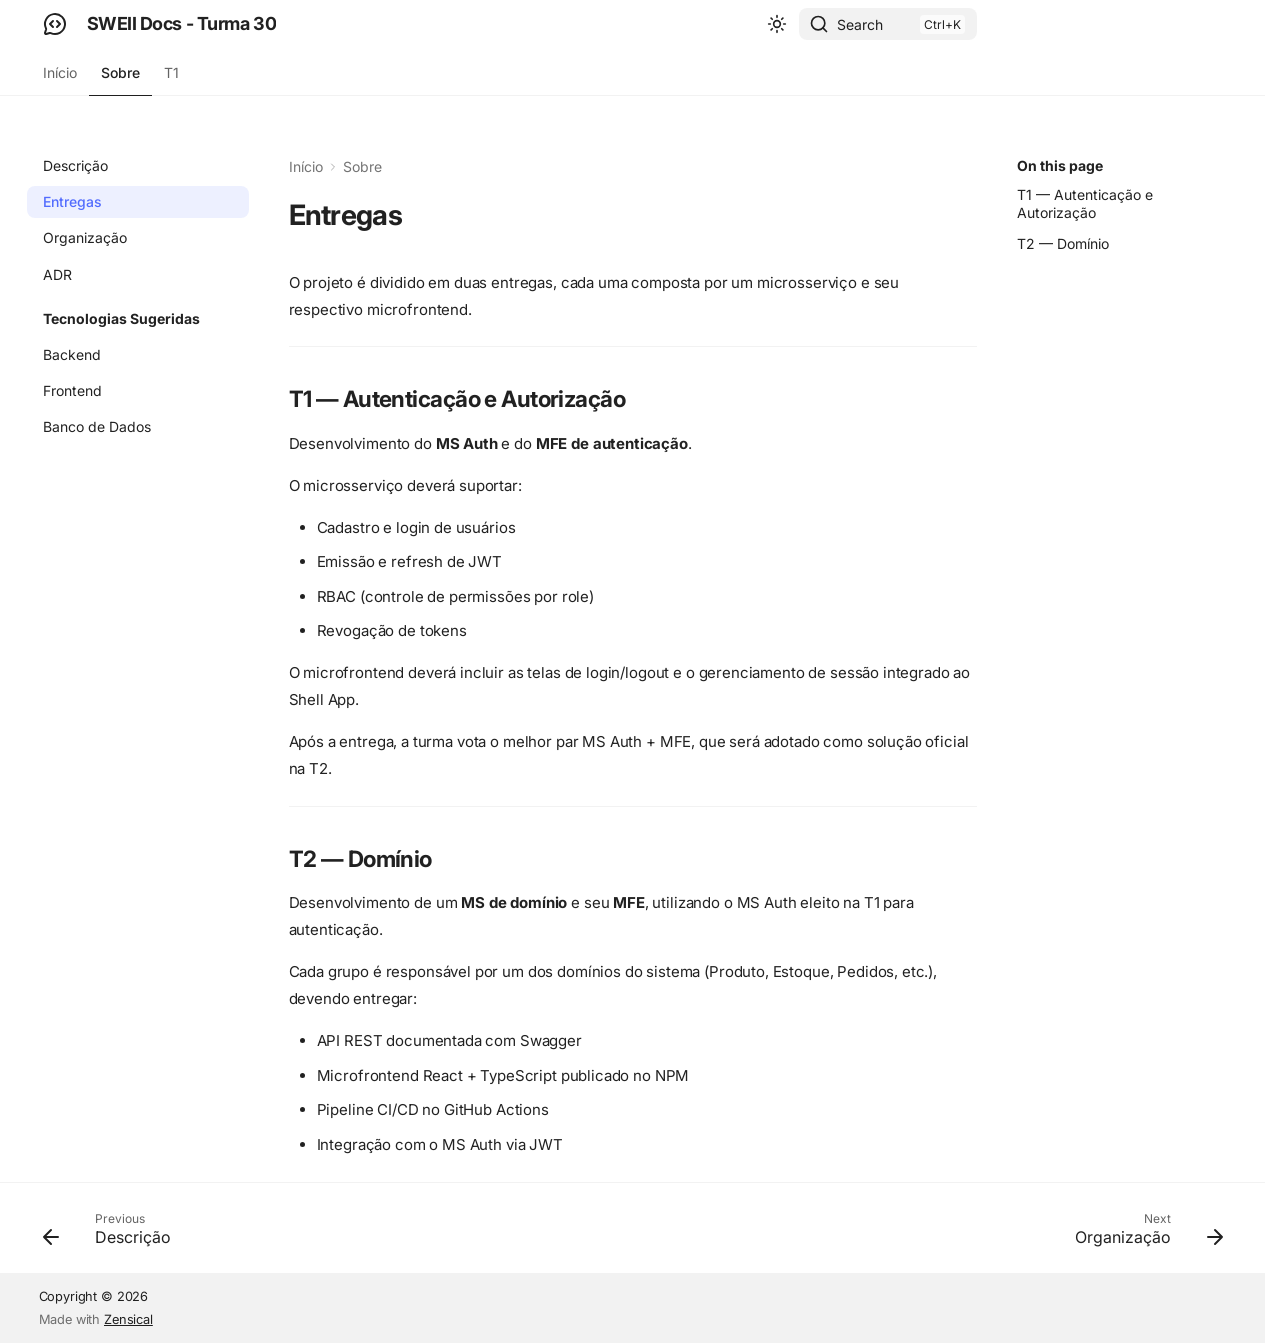
<file: site/about/deliverables/index.html>
<!doctype html>
<html lang="en" class="no-js">
  <head>
    
      <meta charset="utf-8">
      <meta name="viewport" content="width=device-width,initial-scale=1">
      
        <meta name="description" content="Documentation for the SWEII course - Turma 30.">
      
      
        <meta name="author" content="Prof. José Pedro Schardosim Simão">
      
      
      
        <link rel="prev" href="../description/">
      
      
        <link rel="next" href="../organization/">
      
      
        
      
      
      <link rel="icon" href="../../assets/images/favicon.png">
      <meta name="generator" content="zensical-0.0.33">
    
    
      
        <title>Entregas - SWEII Docs - Turma 30</title>
      
    
    
      
        
      
      <link rel="stylesheet" href="../../assets/stylesheets/modern/main.53a7feaf.min.css">
      
        
          
        
        <link rel="stylesheet" href="../../assets/stylesheets/modern/palette.dfe2e883.min.css">
      
      


    
    
      
    
    
      
        
        
        <link rel="preconnect" href="https://fonts.gstatic.com" crossorigin>
        <link rel="stylesheet" href="https://fonts.googleapis.com/css?family=Inter:300,300i,400,400i,500,500i,700,700i%7CJetBrains+Mono:400,400i,700,700i&amp;display=fallback">
        <style>:root{--md-text-font:"Inter";--md-code-font:"JetBrains Mono"}</style>
      
    
    
      <link rel="stylesheet" href="../../stylesheets/extra.css">
    
    <script>__md_scope=new URL("../..",location),__md_hash=e=>[...e].reduce(((e,t)=>(e<<5)-e+t.charCodeAt(0)),0),__md_get=(e,t=localStorage,a=__md_scope)=>JSON.parse(t.getItem(a.pathname+"."+e)),__md_set=(e,t,a=localStorage,_=__md_scope)=>{try{a.setItem(_.pathname+"."+e,JSON.stringify(t))}catch(e){}},document.documentElement.setAttribute("data-platform",navigator.platform)</script>
    
      

    
    
  </head>
  
  
    
    
      
    
    
    
    
    <body dir="ltr" data-md-color-scheme="default" data-md-color-primary="indigo" data-md-color-accent="indigo">
  
    
    <input class="md-toggle" data-md-toggle="drawer" type="checkbox" id="__drawer" autocomplete="off">
    <input class="md-toggle" data-md-toggle="search" type="checkbox" id="__search" autocomplete="off">
    <label class="md-overlay" for="__drawer" aria-label="Navigation"></label>
    <div data-md-component="skip">
      
        
        <a href="#entregas" class="md-skip">
          Skip to content
        </a>
      
    </div>
    <div data-md-component="announce">
      
    </div>
    
    
      

<header class="md-header" data-md-component="header">
  <nav class="md-header__inner md-grid" aria-label="Header">
    <a href="../.." title="SWEII Docs - Turma 30" class="md-header__button md-logo" aria-label="SWEII Docs - Turma 30" data-md-component="logo">
      
  
  <svg xmlns="http://www.w3.org/2000/svg" fill="none" stroke="currentColor" stroke-linecap="round" stroke-linejoin="round" stroke-width="2" class="lucide lucide-message-circle-code" viewBox="0 0 24 24"><path d="m10 9-3 3 3 3M14 15l3-3-3-3"/><path d="M2.992 16.342a2 2 0 0 1 .094 1.167l-1.065 3.29a1 1 0 0 0 1.236 1.168l3.413-.998a2 2 0 0 1 1.099.092 10 10 0 1 0-4.777-4.719"/></svg>

    </a>
    <label class="md-header__button md-icon" for="__drawer" aria-label="Navigation">
      
      <svg xmlns="http://www.w3.org/2000/svg" fill="none" stroke="currentColor" stroke-linecap="round" stroke-linejoin="round" stroke-width="2" class="lucide lucide-menu" viewBox="0 0 24 24"><path d="M4 5h16M4 12h16M4 19h16"/></svg>
    </label>
    <div class="md-header__title" data-md-component="header-title">
      <div class="md-header__ellipsis">
        <div class="md-header__topic">
          <span class="md-ellipsis">
            SWEII Docs - Turma 30
          </span>
        </div>
        <div class="md-header__topic" data-md-component="header-topic">
          <span class="md-ellipsis">
            
              Entregas
            
          </span>
        </div>
      </div>
    </div>
    
      
        <form class="md-header__option" data-md-component="palette">
  
    
    
    
    <input class="md-option" data-md-color-media="none" data-md-color-scheme="default" data-md-color-primary="indigo" data-md-color-accent="indigo"  aria-label="Switch to dark mode"  type="radio" name="__palette" id="__palette_0">
    
      <label class="md-header__button md-icon" title="Switch to dark mode" for="__palette_1" hidden>
        <svg xmlns="http://www.w3.org/2000/svg" fill="none" stroke="currentColor" stroke-linecap="round" stroke-linejoin="round" stroke-width="2" class="lucide lucide-sun" viewBox="0 0 24 24"><circle cx="12" cy="12" r="4"/><path d="M12 2v2M12 20v2M4.93 4.93l1.41 1.41M17.66 17.66l1.41 1.41M2 12h2M20 12h2M6.34 17.66l-1.41 1.41M19.07 4.93l-1.41 1.41"/></svg>
      </label>
    
  
    
    
    
    <input class="md-option" data-md-color-media="none" data-md-color-scheme="slate" data-md-color-primary="indigo" data-md-color-accent="indigo"  aria-label="Switch to light mode"  type="radio" name="__palette" id="__palette_1">
    
      <label class="md-header__button md-icon" title="Switch to light mode" for="__palette_0" hidden>
        <svg xmlns="http://www.w3.org/2000/svg" fill="none" stroke="currentColor" stroke-linecap="round" stroke-linejoin="round" stroke-width="2" class="lucide lucide-moon" viewBox="0 0 24 24"><path d="M20.985 12.486a9 9 0 1 1-9.473-9.472c.405-.022.617.46.402.803a6 6 0 0 0 8.268 8.268c.344-.215.825-.004.803.401"/></svg>
      </label>
    
  
</form>
      
    
    
      <script>var palette=__md_get("__palette");if(palette&&palette.color){if("(prefers-color-scheme)"===palette.color.media){var media=matchMedia("(prefers-color-scheme: light)"),input=document.querySelector(media.matches?"[data-md-color-media='(prefers-color-scheme: light)']":"[data-md-color-media='(prefers-color-scheme: dark)']");palette.color.media=input.getAttribute("data-md-color-media"),palette.color.scheme=input.getAttribute("data-md-color-scheme"),palette.color.primary=input.getAttribute("data-md-color-primary"),palette.color.accent=input.getAttribute("data-md-color-accent")}for(var[key,value]of Object.entries(palette.color))document.body.setAttribute("data-md-color-"+key,value)}</script>
    
    
    
      
      
        <label class="md-header__button md-icon" for="__search" aria-label="Search">
          
          <svg xmlns="http://www.w3.org/2000/svg" fill="none" stroke="currentColor" stroke-linecap="round" stroke-linejoin="round" stroke-width="2" class="lucide lucide-search" viewBox="0 0 24 24"><path d="m21 21-4.34-4.34"/><circle cx="11" cy="11" r="8"/></svg>
        </label>
        <div class="md-search" data-md-component="search" role="dialog" aria-label="Search">
  <button type="button" class="md-search__button">
    Search
  </button>
</div>
      
    
    <div class="md-header__source">
      
    </div>
  </nav>
  
</header>
    
    <div class="md-container" data-md-component="container">
      
      
        
          
            
<nav class="md-tabs" aria-label="Tabs" data-md-component="tabs">
  <div class="md-grid">
    <ul class="md-tabs__list">
      
        
  
  
  
  
    <li class="md-tabs__item">
      <a href="../.." class="md-tabs__link">
        
  
  Início

      </a>
    </li>
  

      
        
  
  
  
    
  
  
    
    
      <li class="md-tabs__item md-tabs__item--active">
        <a href="../description/" class="md-tabs__link">
          
  
  Sobre

        </a>
      </li>
    
  

      
        
  
  
  
  
    
    
      <li class="md-tabs__item">
        <a href="../../t1/deliverables/" class="md-tabs__link">
          
  
  T1

        </a>
      </li>
    
  

      
    </ul>
  </div>
</nav>
          
        
      
      <main class="md-main" data-md-component="main">
        <div class="md-main__inner md-grid">
          
            
              
              <div class="md-sidebar md-sidebar--primary" data-md-component="sidebar" data-md-type="navigation" >
                <div class="md-sidebar__scrollwrap">
                  <div class="md-sidebar__inner">
                    


  


<nav class="md-nav md-nav--primary md-nav--lifted" aria-label="Navigation" data-md-level="0">
  <label class="md-nav__title" for="__drawer">
    <a href="../.." title="SWEII Docs - Turma 30" class="md-nav__button md-logo" aria-label="SWEII Docs - Turma 30" data-md-component="logo">
      
  
  <svg xmlns="http://www.w3.org/2000/svg" fill="none" stroke="currentColor" stroke-linecap="round" stroke-linejoin="round" stroke-width="2" class="lucide lucide-message-circle-code" viewBox="0 0 24 24"><path d="m10 9-3 3 3 3M14 15l3-3-3-3"/><path d="M2.992 16.342a2 2 0 0 1 .094 1.167l-1.065 3.29a1 1 0 0 0 1.236 1.168l3.413-.998a2 2 0 0 1 1.099.092 10 10 0 1 0-4.777-4.719"/></svg>

    </a>
    SWEII Docs - Turma 30
  </label>
  
  <ul class="md-nav__list" data-md-scrollfix>
    
      
      
  
  
  
  
    <li class="md-nav__item">
      <a href="../.." class="md-nav__link">
        
  
  
    <svg xmlns="http://www.w3.org/2000/svg" fill="none" stroke="currentColor" stroke-linecap="round" stroke-linejoin="round" stroke-width="2" class="lucide lucide-rocket" viewBox="0 0 24 24"><path d="M12 15v5s3.03-.55 4-2c1.08-1.62 0-5 0-5M4.5 16.5c-1.5 1.26-2 5-2 5s3.74-.5 5-2c.71-.84.7-2.13-.09-2.91a2.18 2.18 0 0 0-2.91-.09"/><path d="M9 12a22 22 0 0 1 2-3.95A12.88 12.88 0 0 1 22 2c0 2.72-.78 7.5-6 11a22.4 22.4 0 0 1-4 2z"/><path d="M9 12H4s.55-3.03 2-4c1.62-1.08 5 .05 5 .05"/></svg>
  
  <span class="md-ellipsis">
    
  
    Início
  

    
  </span>
  
  

      </a>
    </li>
  

    
      
      
  
  
    
  
  
  
    
    
      
        
      
        
      
        
      
        
      
        
      
    
    
    
      
        
        
      
      
        
      
    
    
    <li class="md-nav__item md-nav__item--active md-nav__item--section md-nav__item--nested">
      
        
        
        <input class="md-nav__toggle md-toggle " type="checkbox" id="__nav_2" checked>
        
          
          <label class="md-nav__link" for="__nav_2" id="__nav_2_label" tabindex="">
            
  
  
  <span class="md-ellipsis">
    
  
    Sobre
  

    
  </span>
  
  

            <span class="md-nav__icon md-icon"></span>
          </label>
        
        <nav class="md-nav" data-md-level="1" aria-labelledby="__nav_2_label" aria-expanded="true">
          <label class="md-nav__title" for="__nav_2">
            <span class="md-nav__icon md-icon"></span>
            
  
    Sobre
  

          </label>
          <ul class="md-nav__list" data-md-scrollfix>
            
              
                
  
  
  
  
    <li class="md-nav__item">
      <a href="../description/" class="md-nav__link">
        
  
  
  <span class="md-ellipsis">
    
  
    Descrição
  

    
  </span>
  
  

      </a>
    </li>
  

              
            
              
                
  
  
    
  
  
  
    <li class="md-nav__item md-nav__item--active">
      
      
      
      
        
      
      
        <label class="md-nav__link md-nav__link--active" for="__toc">
          
  
  
  <span class="md-ellipsis">
    
  
    Entregas
  

    
  </span>
  
  

          <span class="md-nav__icon md-icon"></span>
        </label>
      
      <a href="././" class="md-nav__link md-nav__link--active">
        
  
  
  <span class="md-ellipsis">
    
  
    Entregas
  

    
  </span>
  
  

      </a>
      
        


<nav class="md-nav md-nav--secondary" aria-label="On this page">
  
  
  
    
  
  
    <label class="md-nav__title" for="__toc">
      <span class="md-nav__icon md-icon"></span>
      On this page
    </label>
    <ul class="md-nav__list" data-md-component="toc" data-md-scrollfix>
      
        <li class="md-nav__item">
  <a href="#t1-autenticacao-e-autorizacao" class="md-nav__link">
    <span class="md-ellipsis">
      
        T1 — Autenticação e Autorização
      
    </span>
  </a>
  
</li>
      
        <li class="md-nav__item">
  <a href="#t2-dominio" class="md-nav__link">
    <span class="md-ellipsis">
      
        T2 — Domínio
      
    </span>
  </a>
  
</li>
      
    </ul>
  
</nav>
      
    </li>
  

              
            
              
                
  
  
  
  
    <li class="md-nav__item">
      <a href="../organization/" class="md-nav__link">
        
  
  
  <span class="md-ellipsis">
    
  
    Organização
  

    
  </span>
  
  

      </a>
    </li>
  

              
            
              
                
  
  
  
  
    <li class="md-nav__item">
      <a href="../adr/" class="md-nav__link">
        
  
  
  <span class="md-ellipsis">
    
  
    ADR
  

    
  </span>
  
  

      </a>
    </li>
  

              
            
              
                
  
  
  
  
    
    
      
        
      
        
      
        
      
    
    
    
      
      
        
          
          
        
      
    
    
    <li class="md-nav__item md-nav__item--section md-nav__item--nested">
      
        
        
        <input class="md-nav__toggle md-toggle " type="checkbox" id="__nav_2_5" >
        
          
          <label class="md-nav__link" for="__nav_2_5" id="__nav_2_5_label" tabindex="">
            
  
  
  <span class="md-ellipsis">
    
  
    Tecnologias Sugeridas
  

    
  </span>
  
  

            <span class="md-nav__icon md-icon"></span>
          </label>
        
        <nav class="md-nav" data-md-level="2" aria-labelledby="__nav_2_5_label" aria-expanded="false">
          <label class="md-nav__title" for="__nav_2_5">
            <span class="md-nav__icon md-icon"></span>
            
  
    Tecnologias Sugeridas
  

          </label>
          <ul class="md-nav__list" data-md-scrollfix>
            
              
                
  
  
  
  
    <li class="md-nav__item">
      <a href="../tech/backend/" class="md-nav__link">
        
  
  
  <span class="md-ellipsis">
    
  
    Backend
  

    
  </span>
  
  

      </a>
    </li>
  

              
            
              
                
  
  
  
  
    <li class="md-nav__item">
      <a href="../tech/frontend/" class="md-nav__link">
        
  
  
  <span class="md-ellipsis">
    
  
    Frontend
  

    
  </span>
  
  

      </a>
    </li>
  

              
            
              
                
  
  
  
  
    <li class="md-nav__item">
      <a href="../tech/database/" class="md-nav__link">
        
  
  
  <span class="md-ellipsis">
    
  
    Banco de Dados
  

    
  </span>
  
  

      </a>
    </li>
  

              
            
          </ul>
        </nav>
      
    </li>
  

              
            
          </ul>
        </nav>
      
    </li>
  

    
      
      
  
  
  
  
    
    
      
        
      
        
      
        
      
        
      
    
    
    
      
      
        
      
    
    
    <li class="md-nav__item md-nav__item--nested">
      
        
        
        <input class="md-nav__toggle md-toggle " type="checkbox" id="__nav_3" >
        
          
          <label class="md-nav__link" for="__nav_3" id="__nav_3_label" tabindex="0">
            
  
  
  <span class="md-ellipsis">
    
  
    T1
  

    
  </span>
  
  

            <span class="md-nav__icon md-icon"></span>
          </label>
        
        <nav class="md-nav" data-md-level="1" aria-labelledby="__nav_3_label" aria-expanded="false">
          <label class="md-nav__title" for="__nav_3">
            <span class="md-nav__icon md-icon"></span>
            
  
    T1
  

          </label>
          <ul class="md-nav__list" data-md-scrollfix>
            
              
                
  
  
  
  
    <li class="md-nav__item">
      <a href="../../t1/deliverables/" class="md-nav__link">
        
  
  
  <span class="md-ellipsis">
    
  
    Entregáveis
  

    
  </span>
  
  

      </a>
    </li>
  

              
            
              
                
  
  
  
  
    <li class="md-nav__item">
      <a href="../../t1/evaluation/" class="md-nav__link">
        
  
  
  <span class="md-ellipsis">
    
  
    Avaliação
  

    
  </span>
  
  

      </a>
    </li>
  

              
            
              
                
  
  
  
  
    <li class="md-nav__item">
      <a href="../../t1/resources/" class="md-nav__link">
        
  
  
  <span class="md-ellipsis">
    
  
    Recursos
  

    
  </span>
  
  

      </a>
    </li>
  

              
            
              
                
  
  
  
  
    <li class="md-nav__item">
      <a href="../../t1/adr/" class="md-nav__link">
        
  
  
  <span class="md-ellipsis">
    
  
    ADR
  

    
  </span>
  
  

      </a>
    </li>
  

              
            
          </ul>
        </nav>
      
    </li>
  

    
  </ul>
</nav>
                  </div>
                </div>
              </div>
            
            
              
              <div class="md-sidebar md-sidebar--secondary" data-md-component="sidebar" data-md-type="toc" >
                <div class="md-sidebar__scrollwrap">
                  
                    
                    
                    
                      
                    
                    
                      <input class="md-nav__toggle md-toggle" type="checkbox" id="__toc">
                      <div class="md-sidebar-button__wrapper">
                        <label class="md-sidebar-button" for="__toc"></label>
                      </div>
                    
                  
                  <div class="md-sidebar__inner">
                    


<nav class="md-nav md-nav--secondary" aria-label="On this page">
  
  
  
    
  
  
    <label class="md-nav__title" for="__toc">
      <span class="md-nav__icon md-icon"></span>
      On this page
    </label>
    <ul class="md-nav__list" data-md-component="toc" data-md-scrollfix>
      
        <li class="md-nav__item">
  <a href="#t1-autenticacao-e-autorizacao" class="md-nav__link">
    <span class="md-ellipsis">
      
        T1 — Autenticação e Autorização
      
    </span>
  </a>
  
</li>
      
        <li class="md-nav__item">
  <a href="#t2-dominio" class="md-nav__link">
    <span class="md-ellipsis">
      
        T2 — Domínio
      
    </span>
  </a>
  
</li>
      
    </ul>
  
</nav>
                  </div>
                </div>
              </div>
            
          
          
            <div class="md-content" data-md-component="content">
              
                



  


  <nav class="md-path" aria-label="Navigation" >
    <ol class="md-path__list">
      
        
  
  
    <li class="md-path__item">
      <a href="../.." class="md-path__link">
        
  <span class="md-ellipsis">
    Início
  </span>

      </a>
    </li>
  

      
      
        
  
  
    
    
      <li class="md-path__item">
        <a href="../description/" class="md-path__link">
          
  <span class="md-ellipsis">
    Sobre
  </span>

        </a>
      </li>
    
  

      
    </ol>
  </nav>

              
              <article class="md-content__inner md-typeset">
                
                  

<h1 id="entregas">Entregas<a class="headerlink" href="#entregas" title="Permanent link">&para;</a></h1>
<p>O projeto é dividido em duas entregas, cada uma composta por um microsserviço e seu respectivo microfrontend.</p>
<hr />
<h2 id="t1-autenticacao-e-autorizacao">T1 — Autenticação e Autorização<a class="headerlink" href="#t1-autenticacao-e-autorizacao" title="Permanent link">&para;</a></h2>
<p>Desenvolvimento do <strong>MS Auth</strong> e do <strong>MFE de autenticação</strong>.</p>
<p>O microsserviço deverá suportar:</p>
<ul>
<li>Cadastro e login de usuários</li>
<li>Emissão e refresh de JWT</li>
<li>RBAC (controle de permissões por role)</li>
<li>Revogação de tokens</li>
</ul>
<p>O microfrontend deverá incluir as telas de login/logout e o gerenciamento de sessão integrado ao Shell App.</p>
<p>Após a entrega, a turma vota o melhor par MS Auth + MFE, que será adotado como solução oficial na T2.</p>
<hr />
<h2 id="t2-dominio">T2 — Domínio<a class="headerlink" href="#t2-dominio" title="Permanent link">&para;</a></h2>
<p>Desenvolvimento de um <strong>MS de domínio</strong> e seu <strong>MFE</strong>, utilizando o MS Auth eleito na T1 para autenticação.</p>
<p>Cada grupo é responsável por um dos domínios do sistema (Produto, Estoque, Pedidos, etc.), devendo entregar:</p>
<ul>
<li>API REST documentada com Swagger</li>
<li>Microfrontend React + TypeScript publicado no NPM</li>
<li>Pipeline CI/CD no GitHub Actions</li>
<li>Integração com o MS Auth via JWT</li>
</ul>














                
              </article>
            </div>
          
          
  <script>var tabs=__md_get("__tabs");if(Array.isArray(tabs))e:for(var set of document.querySelectorAll(".tabbed-set")){var labels=set.querySelector(".tabbed-labels");for(var tab of tabs)for(var label of labels.getElementsByTagName("label"))if(label.innerText.trim()===tab){var input=document.getElementById(label.htmlFor);input.checked=!0;continue e}}</script>

<script>var target=document.getElementById(location.hash.slice(1));target&&target.name&&(target.checked=target.name.startsWith("__tabbed_"))</script>
        </div>
        
          <button type="button" class="md-top md-icon" data-md-component="top" hidden>
  
  <svg xmlns="http://www.w3.org/2000/svg" fill="none" stroke="currentColor" stroke-linecap="round" stroke-linejoin="round" stroke-width="2" class="lucide lucide-circle-arrow-up" viewBox="0 0 24 24"><circle cx="12" cy="12" r="10"/><path d="m16 12-4-4-4 4M12 16V8"/></svg>
  Back to top
</button>
        
      </main>
      
        <footer class="md-footer">
  
    
      
      <nav class="md-footer__inner md-grid" aria-label="Footer" >
        
          
          <a href="../description/" class="md-footer__link md-footer__link--prev" aria-label="Previous: Descrição">
            <div class="md-footer__button md-icon">
              
              <svg xmlns="http://www.w3.org/2000/svg" fill="none" stroke="currentColor" stroke-linecap="round" stroke-linejoin="round" stroke-width="2" class="lucide lucide-arrow-left" viewBox="0 0 24 24"><path d="m12 19-7-7 7-7M19 12H5"/></svg>
            </div>
            <div class="md-footer__title">
              <span class="md-footer__direction">
                Previous
              </span>
              <div class="md-ellipsis">
                Descrição
              </div>
            </div>
          </a>
        
        
          
          <a href="../organization/" class="md-footer__link md-footer__link--next" aria-label="Next: Organização">
            <div class="md-footer__title">
              <span class="md-footer__direction">
                Next
              </span>
              <div class="md-ellipsis">
                Organização
              </div>
            </div>
            <div class="md-footer__button md-icon">
              
              <svg xmlns="http://www.w3.org/2000/svg" fill="none" stroke="currentColor" stroke-linecap="round" stroke-linejoin="round" stroke-width="2" class="lucide lucide-arrow-right" viewBox="0 0 24 24"><path d="M5 12h14M12 5l7 7-7 7"/></svg>
            </div>
          </a>
        
      </nav>
    
  
  <div class="md-footer-meta md-typeset">
    <div class="md-footer-meta__inner md-grid">
      <div class="md-copyright">
  
    <div class="md-copyright__highlight">
      Copyright &copy; 2026

    </div>
  
  
    Made with
    <a href="https://zensical.org/" target="_blank" rel="noopener">
      Zensical
    </a>
  
</div>
      
    </div>
  </div>
</footer>
      
    </div>
    <div class="md-dialog" data-md-component="dialog">
      <div class="md-dialog__inner md-typeset"></div>
    </div>
    
    
    
      
      
      <script id="__config" type="application/json">{"annotate":null,"base":"../..","features":["announce.dismiss","content.code.annotate","content.code.copy","content.code.select","content.footnote.tooltips","content.tabs.link","content.tooltips","navigation.footer","navigation.indexes","navigation.instant","navigation.instant.prefetch","navigation.path","navigation.sections","navigation.tabs","navigation.top","navigation.tracking","search.highlight"],"search":"../../assets/javascripts/workers/search.e2d2d235.min.js","tags":null,"translations":{"clipboard.copied":"Copied to clipboard","clipboard.copy":"Copy to clipboard","search.result.more.one":"1 more on this page","search.result.more.other":"# more on this page","search.result.none":"No matching documents","search.result.one":"1 matching document","search.result.other":"# matching documents","search.result.placeholder":"Type to start searching","search.result.term.missing":"Missing","select.version":"Select version"},"version":null}</script>
    
    
      <script src="../../assets/javascripts/bundle.63456bd9.min.js"></script>
      
    
  </body>
</html>
</file>
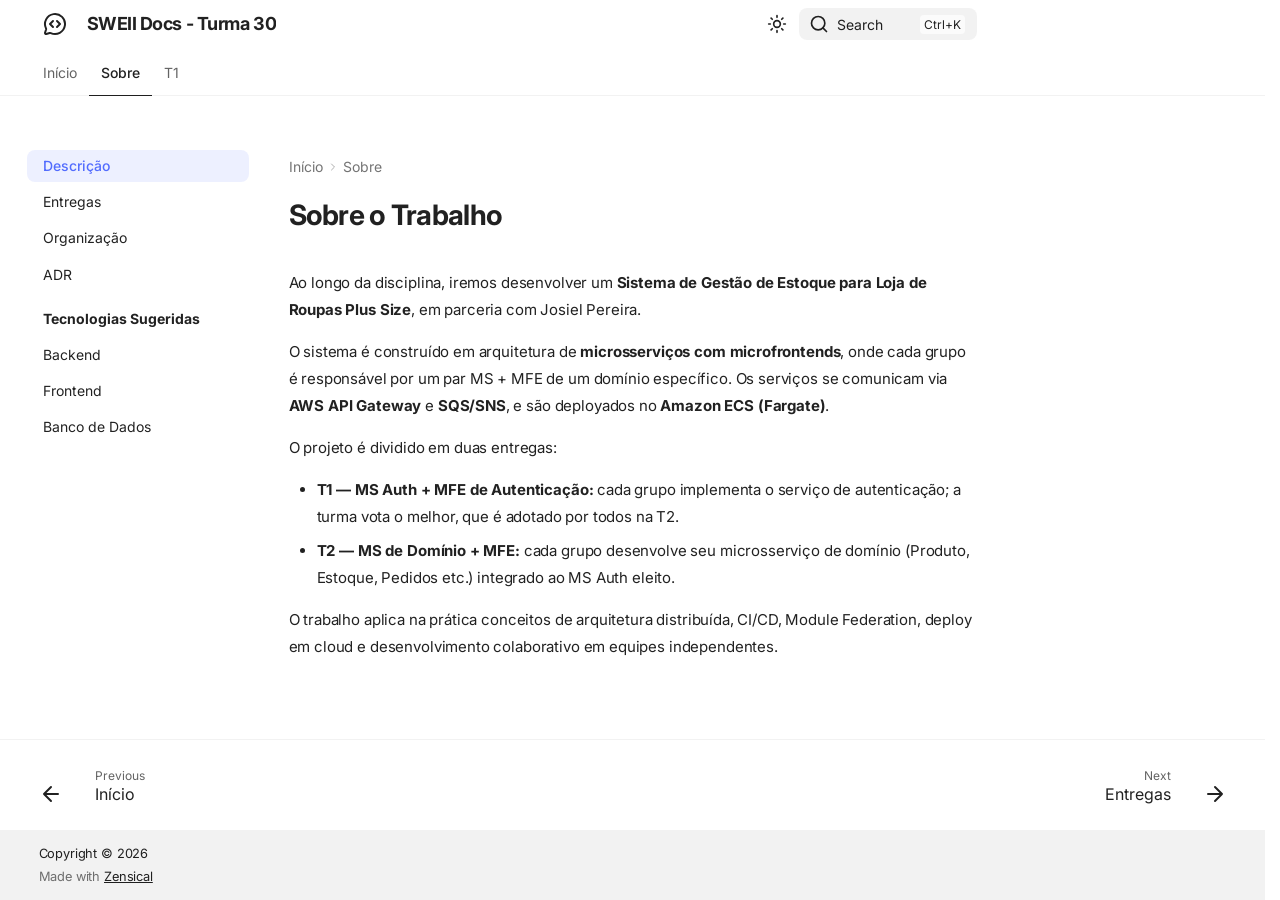
<file: site/about/description/index.html>
<!doctype html>
<html lang="en" class="no-js">
  <head>
    
      <meta charset="utf-8">
      <meta name="viewport" content="width=device-width,initial-scale=1">
      
        <meta name="description" content="Documentation for the SWEII course - Turma 30.">
      
      
        <meta name="author" content="Prof. José Pedro Schardosim Simão">
      
      
      
        <link rel="prev" href="../..">
      
      
        <link rel="next" href="../deliverables/">
      
      
        
      
      
      <link rel="icon" href="../../assets/images/favicon.png">
      <meta name="generator" content="zensical-0.0.33">
    
    
      
        <title>Sobre o Trabalho - SWEII Docs - Turma 30</title>
      
    
    
      
        
      
      <link rel="stylesheet" href="../../assets/stylesheets/modern/main.53a7feaf.min.css">
      
        
          
        
        <link rel="stylesheet" href="../../assets/stylesheets/modern/palette.dfe2e883.min.css">
      
      


    
    
      
    
    
      
        
        
        <link rel="preconnect" href="https://fonts.gstatic.com" crossorigin>
        <link rel="stylesheet" href="https://fonts.googleapis.com/css?family=Inter:300,300i,400,400i,500,500i,700,700i%7CJetBrains+Mono:400,400i,700,700i&amp;display=fallback">
        <style>:root{--md-text-font:"Inter";--md-code-font:"JetBrains Mono"}</style>
      
    
    
      <link rel="stylesheet" href="../../stylesheets/extra.css">
    
    <script>__md_scope=new URL("../..",location),__md_hash=e=>[...e].reduce(((e,t)=>(e<<5)-e+t.charCodeAt(0)),0),__md_get=(e,t=localStorage,a=__md_scope)=>JSON.parse(t.getItem(a.pathname+"."+e)),__md_set=(e,t,a=localStorage,_=__md_scope)=>{try{a.setItem(_.pathname+"."+e,JSON.stringify(t))}catch(e){}},document.documentElement.setAttribute("data-platform",navigator.platform)</script>
    
      

    
    
  </head>
  
  
    
    
      
    
    
    
    
    <body dir="ltr" data-md-color-scheme="default" data-md-color-primary="indigo" data-md-color-accent="indigo">
  
    
    <input class="md-toggle" data-md-toggle="drawer" type="checkbox" id="__drawer" autocomplete="off">
    <input class="md-toggle" data-md-toggle="search" type="checkbox" id="__search" autocomplete="off">
    <label class="md-overlay" for="__drawer" aria-label="Navigation"></label>
    <div data-md-component="skip">
      
        
        <a href="#sobre-o-trabalho" class="md-skip">
          Skip to content
        </a>
      
    </div>
    <div data-md-component="announce">
      
    </div>
    
    
      

<header class="md-header" data-md-component="header">
  <nav class="md-header__inner md-grid" aria-label="Header">
    <a href="../.." title="SWEII Docs - Turma 30" class="md-header__button md-logo" aria-label="SWEII Docs - Turma 30" data-md-component="logo">
      
  
  <svg xmlns="http://www.w3.org/2000/svg" fill="none" stroke="currentColor" stroke-linecap="round" stroke-linejoin="round" stroke-width="2" class="lucide lucide-message-circle-code" viewBox="0 0 24 24"><path d="m10 9-3 3 3 3M14 15l3-3-3-3"/><path d="M2.992 16.342a2 2 0 0 1 .094 1.167l-1.065 3.29a1 1 0 0 0 1.236 1.168l3.413-.998a2 2 0 0 1 1.099.092 10 10 0 1 0-4.777-4.719"/></svg>

    </a>
    <label class="md-header__button md-icon" for="__drawer" aria-label="Navigation">
      
      <svg xmlns="http://www.w3.org/2000/svg" fill="none" stroke="currentColor" stroke-linecap="round" stroke-linejoin="round" stroke-width="2" class="lucide lucide-menu" viewBox="0 0 24 24"><path d="M4 5h16M4 12h16M4 19h16"/></svg>
    </label>
    <div class="md-header__title" data-md-component="header-title">
      <div class="md-header__ellipsis">
        <div class="md-header__topic">
          <span class="md-ellipsis">
            SWEII Docs - Turma 30
          </span>
        </div>
        <div class="md-header__topic" data-md-component="header-topic">
          <span class="md-ellipsis">
            
              Sobre o Trabalho
            
          </span>
        </div>
      </div>
    </div>
    
      
        <form class="md-header__option" data-md-component="palette">
  
    
    
    
    <input class="md-option" data-md-color-media="none" data-md-color-scheme="default" data-md-color-primary="indigo" data-md-color-accent="indigo"  aria-label="Switch to dark mode"  type="radio" name="__palette" id="__palette_0">
    
      <label class="md-header__button md-icon" title="Switch to dark mode" for="__palette_1" hidden>
        <svg xmlns="http://www.w3.org/2000/svg" fill="none" stroke="currentColor" stroke-linecap="round" stroke-linejoin="round" stroke-width="2" class="lucide lucide-sun" viewBox="0 0 24 24"><circle cx="12" cy="12" r="4"/><path d="M12 2v2M12 20v2M4.93 4.93l1.41 1.41M17.66 17.66l1.41 1.41M2 12h2M20 12h2M6.34 17.66l-1.41 1.41M19.07 4.93l-1.41 1.41"/></svg>
      </label>
    
  
    
    
    
    <input class="md-option" data-md-color-media="none" data-md-color-scheme="slate" data-md-color-primary="indigo" data-md-color-accent="indigo"  aria-label="Switch to light mode"  type="radio" name="__palette" id="__palette_1">
    
      <label class="md-header__button md-icon" title="Switch to light mode" for="__palette_0" hidden>
        <svg xmlns="http://www.w3.org/2000/svg" fill="none" stroke="currentColor" stroke-linecap="round" stroke-linejoin="round" stroke-width="2" class="lucide lucide-moon" viewBox="0 0 24 24"><path d="M20.985 12.486a9 9 0 1 1-9.473-9.472c.405-.022.617.46.402.803a6 6 0 0 0 8.268 8.268c.344-.215.825-.004.803.401"/></svg>
      </label>
    
  
</form>
      
    
    
      <script>var palette=__md_get("__palette");if(palette&&palette.color){if("(prefers-color-scheme)"===palette.color.media){var media=matchMedia("(prefers-color-scheme: light)"),input=document.querySelector(media.matches?"[data-md-color-media='(prefers-color-scheme: light)']":"[data-md-color-media='(prefers-color-scheme: dark)']");palette.color.media=input.getAttribute("data-md-color-media"),palette.color.scheme=input.getAttribute("data-md-color-scheme"),palette.color.primary=input.getAttribute("data-md-color-primary"),palette.color.accent=input.getAttribute("data-md-color-accent")}for(var[key,value]of Object.entries(palette.color))document.body.setAttribute("data-md-color-"+key,value)}</script>
    
    
    
      
      
        <label class="md-header__button md-icon" for="__search" aria-label="Search">
          
          <svg xmlns="http://www.w3.org/2000/svg" fill="none" stroke="currentColor" stroke-linecap="round" stroke-linejoin="round" stroke-width="2" class="lucide lucide-search" viewBox="0 0 24 24"><path d="m21 21-4.34-4.34"/><circle cx="11" cy="11" r="8"/></svg>
        </label>
        <div class="md-search" data-md-component="search" role="dialog" aria-label="Search">
  <button type="button" class="md-search__button">
    Search
  </button>
</div>
      
    
    <div class="md-header__source">
      
    </div>
  </nav>
  
</header>
    
    <div class="md-container" data-md-component="container">
      
      
        
          
            
<nav class="md-tabs" aria-label="Tabs" data-md-component="tabs">
  <div class="md-grid">
    <ul class="md-tabs__list">
      
        
  
  
  
  
    <li class="md-tabs__item">
      <a href="../.." class="md-tabs__link">
        
  
  Início

      </a>
    </li>
  

      
        
  
  
  
    
  
  
    
    
      <li class="md-tabs__item md-tabs__item--active">
        <a href="././" class="md-tabs__link">
          
  
  Sobre

        </a>
      </li>
    
  

      
        
  
  
  
  
    
    
      <li class="md-tabs__item">
        <a href="../../t1/deliverables/" class="md-tabs__link">
          
  
  T1

        </a>
      </li>
    
  

      
    </ul>
  </div>
</nav>
          
        
      
      <main class="md-main" data-md-component="main">
        <div class="md-main__inner md-grid">
          
            
              
              <div class="md-sidebar md-sidebar--primary" data-md-component="sidebar" data-md-type="navigation" >
                <div class="md-sidebar__scrollwrap">
                  <div class="md-sidebar__inner">
                    


  


<nav class="md-nav md-nav--primary md-nav--lifted" aria-label="Navigation" data-md-level="0">
  <label class="md-nav__title" for="__drawer">
    <a href="../.." title="SWEII Docs - Turma 30" class="md-nav__button md-logo" aria-label="SWEII Docs - Turma 30" data-md-component="logo">
      
  
  <svg xmlns="http://www.w3.org/2000/svg" fill="none" stroke="currentColor" stroke-linecap="round" stroke-linejoin="round" stroke-width="2" class="lucide lucide-message-circle-code" viewBox="0 0 24 24"><path d="m10 9-3 3 3 3M14 15l3-3-3-3"/><path d="M2.992 16.342a2 2 0 0 1 .094 1.167l-1.065 3.29a1 1 0 0 0 1.236 1.168l3.413-.998a2 2 0 0 1 1.099.092 10 10 0 1 0-4.777-4.719"/></svg>

    </a>
    SWEII Docs - Turma 30
  </label>
  
  <ul class="md-nav__list" data-md-scrollfix>
    
      
      
  
  
  
  
    <li class="md-nav__item">
      <a href="../.." class="md-nav__link">
        
  
  
    <svg xmlns="http://www.w3.org/2000/svg" fill="none" stroke="currentColor" stroke-linecap="round" stroke-linejoin="round" stroke-width="2" class="lucide lucide-rocket" viewBox="0 0 24 24"><path d="M12 15v5s3.03-.55 4-2c1.08-1.62 0-5 0-5M4.5 16.5c-1.5 1.26-2 5-2 5s3.74-.5 5-2c.71-.84.7-2.13-.09-2.91a2.18 2.18 0 0 0-2.91-.09"/><path d="M9 12a22 22 0 0 1 2-3.95A12.88 12.88 0 0 1 22 2c0 2.72-.78 7.5-6 11a22.4 22.4 0 0 1-4 2z"/><path d="M9 12H4s.55-3.03 2-4c1.62-1.08 5 .05 5 .05"/></svg>
  
  <span class="md-ellipsis">
    
  
    Início
  

    
  </span>
  
  

      </a>
    </li>
  

    
      
      
  
  
    
  
  
  
    
    
      
        
      
        
      
        
      
        
      
        
      
    
    
    
      
        
        
      
      
        
      
    
    
    <li class="md-nav__item md-nav__item--active md-nav__item--section md-nav__item--nested">
      
        
        
        <input class="md-nav__toggle md-toggle " type="checkbox" id="__nav_2" checked>
        
          
          <label class="md-nav__link" for="__nav_2" id="__nav_2_label" tabindex="">
            
  
  
  <span class="md-ellipsis">
    
  
    Sobre
  

    
  </span>
  
  

            <span class="md-nav__icon md-icon"></span>
          </label>
        
        <nav class="md-nav" data-md-level="1" aria-labelledby="__nav_2_label" aria-expanded="true">
          <label class="md-nav__title" for="__nav_2">
            <span class="md-nav__icon md-icon"></span>
            
  
    Sobre
  

          </label>
          <ul class="md-nav__list" data-md-scrollfix>
            
              
                
  
  
    
  
  
  
    <li class="md-nav__item md-nav__item--active">
      
      
      
      
        
      
      
      <a href="././" class="md-nav__link md-nav__link--active">
        
  
  
  <span class="md-ellipsis">
    
  
    Descrição
  

    
  </span>
  
  

      </a>
      
    </li>
  

              
            
              
                
  
  
  
  
    <li class="md-nav__item">
      <a href="../deliverables/" class="md-nav__link">
        
  
  
  <span class="md-ellipsis">
    
  
    Entregas
  

    
  </span>
  
  

      </a>
    </li>
  

              
            
              
                
  
  
  
  
    <li class="md-nav__item">
      <a href="../organization/" class="md-nav__link">
        
  
  
  <span class="md-ellipsis">
    
  
    Organização
  

    
  </span>
  
  

      </a>
    </li>
  

              
            
              
                
  
  
  
  
    <li class="md-nav__item">
      <a href="../adr/" class="md-nav__link">
        
  
  
  <span class="md-ellipsis">
    
  
    ADR
  

    
  </span>
  
  

      </a>
    </li>
  

              
            
              
                
  
  
  
  
    
    
      
        
      
        
      
        
      
    
    
    
      
      
        
          
          
        
      
    
    
    <li class="md-nav__item md-nav__item--section md-nav__item--nested">
      
        
        
        <input class="md-nav__toggle md-toggle " type="checkbox" id="__nav_2_5" >
        
          
          <label class="md-nav__link" for="__nav_2_5" id="__nav_2_5_label" tabindex="">
            
  
  
  <span class="md-ellipsis">
    
  
    Tecnologias Sugeridas
  

    
  </span>
  
  

            <span class="md-nav__icon md-icon"></span>
          </label>
        
        <nav class="md-nav" data-md-level="2" aria-labelledby="__nav_2_5_label" aria-expanded="false">
          <label class="md-nav__title" for="__nav_2_5">
            <span class="md-nav__icon md-icon"></span>
            
  
    Tecnologias Sugeridas
  

          </label>
          <ul class="md-nav__list" data-md-scrollfix>
            
              
                
  
  
  
  
    <li class="md-nav__item">
      <a href="../tech/backend/" class="md-nav__link">
        
  
  
  <span class="md-ellipsis">
    
  
    Backend
  

    
  </span>
  
  

      </a>
    </li>
  

              
            
              
                
  
  
  
  
    <li class="md-nav__item">
      <a href="../tech/frontend/" class="md-nav__link">
        
  
  
  <span class="md-ellipsis">
    
  
    Frontend
  

    
  </span>
  
  

      </a>
    </li>
  

              
            
              
                
  
  
  
  
    <li class="md-nav__item">
      <a href="../tech/database/" class="md-nav__link">
        
  
  
  <span class="md-ellipsis">
    
  
    Banco de Dados
  

    
  </span>
  
  

      </a>
    </li>
  

              
            
          </ul>
        </nav>
      
    </li>
  

              
            
          </ul>
        </nav>
      
    </li>
  

    
      
      
  
  
  
  
    
    
      
        
      
        
      
        
      
        
      
    
    
    
      
      
        
      
    
    
    <li class="md-nav__item md-nav__item--nested">
      
        
        
        <input class="md-nav__toggle md-toggle " type="checkbox" id="__nav_3" >
        
          
          <label class="md-nav__link" for="__nav_3" id="__nav_3_label" tabindex="0">
            
  
  
  <span class="md-ellipsis">
    
  
    T1
  

    
  </span>
  
  

            <span class="md-nav__icon md-icon"></span>
          </label>
        
        <nav class="md-nav" data-md-level="1" aria-labelledby="__nav_3_label" aria-expanded="false">
          <label class="md-nav__title" for="__nav_3">
            <span class="md-nav__icon md-icon"></span>
            
  
    T1
  

          </label>
          <ul class="md-nav__list" data-md-scrollfix>
            
              
                
  
  
  
  
    <li class="md-nav__item">
      <a href="../../t1/deliverables/" class="md-nav__link">
        
  
  
  <span class="md-ellipsis">
    
  
    Entregáveis
  

    
  </span>
  
  

      </a>
    </li>
  

              
            
              
                
  
  
  
  
    <li class="md-nav__item">
      <a href="../../t1/evaluation/" class="md-nav__link">
        
  
  
  <span class="md-ellipsis">
    
  
    Avaliação
  

    
  </span>
  
  

      </a>
    </li>
  

              
            
              
                
  
  
  
  
    <li class="md-nav__item">
      <a href="../../t1/resources/" class="md-nav__link">
        
  
  
  <span class="md-ellipsis">
    
  
    Recursos
  

    
  </span>
  
  

      </a>
    </li>
  

              
            
              
                
  
  
  
  
    <li class="md-nav__item">
      <a href="../../t1/adr/" class="md-nav__link">
        
  
  
  <span class="md-ellipsis">
    
  
    ADR
  

    
  </span>
  
  

      </a>
    </li>
  

              
            
          </ul>
        </nav>
      
    </li>
  

    
  </ul>
</nav>
                  </div>
                </div>
              </div>
            
            
              
              <div class="md-sidebar md-sidebar--secondary" data-md-component="sidebar" data-md-type="toc" >
                <div class="md-sidebar__scrollwrap">
                  
                    
                    
                    
                      
                    
                    
                  
                  <div class="md-sidebar__inner">
                    


<nav class="md-nav md-nav--secondary" aria-label="On this page">
  
  
  
    
  
  
</nav>
                  </div>
                </div>
              </div>
            
          
          
            <div class="md-content" data-md-component="content">
              
                



  


  <nav class="md-path" aria-label="Navigation" >
    <ol class="md-path__list">
      
        
  
  
    <li class="md-path__item">
      <a href="../.." class="md-path__link">
        
  <span class="md-ellipsis">
    Início
  </span>

      </a>
    </li>
  

      
      
        
  
  
    
    
      <li class="md-path__item">
        <a href="././" class="md-path__link">
          
  <span class="md-ellipsis">
    Sobre
  </span>

        </a>
      </li>
    
  

      
    </ol>
  </nav>

              
              <article class="md-content__inner md-typeset">
                
                  

<h1 id="sobre-o-trabalho">Sobre o Trabalho<a class="headerlink" href="#sobre-o-trabalho" title="Permanent link">&para;</a></h1>
<p>Ao longo da disciplina, iremos desenvolver um <strong>Sistema de Gestão de Estoque para Loja de Roupas Plus Size</strong>, em parceria com Josiel Pereira.</p>
<p>O sistema é construído em arquitetura de <strong>microsserviços com microfrontends</strong>, onde cada grupo é responsável por um par MS + MFE de um domínio específico. Os serviços se comunicam via <strong>AWS API Gateway</strong> e <strong>SQS/SNS</strong>, e são deployados no <strong>Amazon ECS (Fargate)</strong>.</p>
<p>O projeto é dividido em duas entregas:</p>
<ul>
<li><strong>T1 — MS Auth + MFE de Autenticação:</strong> cada grupo implementa o serviço de autenticação; a turma vota o melhor, que é adotado por todos na T2.</li>
<li><strong>T2 — MS de Domínio + MFE:</strong> cada grupo desenvolve seu microsserviço de domínio (Produto, Estoque, Pedidos etc.) integrado ao MS Auth eleito.</li>
</ul>
<p>O trabalho aplica na prática conceitos de arquitetura distribuída, CI/CD, Module Federation, deploy em cloud e desenvolvimento colaborativo em equipes independentes.</p>














                
              </article>
            </div>
          
          
  <script>var tabs=__md_get("__tabs");if(Array.isArray(tabs))e:for(var set of document.querySelectorAll(".tabbed-set")){var labels=set.querySelector(".tabbed-labels");for(var tab of tabs)for(var label of labels.getElementsByTagName("label"))if(label.innerText.trim()===tab){var input=document.getElementById(label.htmlFor);input.checked=!0;continue e}}</script>

<script>var target=document.getElementById(location.hash.slice(1));target&&target.name&&(target.checked=target.name.startsWith("__tabbed_"))</script>
        </div>
        
          <button type="button" class="md-top md-icon" data-md-component="top" hidden>
  
  <svg xmlns="http://www.w3.org/2000/svg" fill="none" stroke="currentColor" stroke-linecap="round" stroke-linejoin="round" stroke-width="2" class="lucide lucide-circle-arrow-up" viewBox="0 0 24 24"><circle cx="12" cy="12" r="10"/><path d="m16 12-4-4-4 4M12 16V8"/></svg>
  Back to top
</button>
        
      </main>
      
        <footer class="md-footer">
  
    
      
      <nav class="md-footer__inner md-grid" aria-label="Footer" >
        
          
          <a href="../.." class="md-footer__link md-footer__link--prev" aria-label="Previous: Início">
            <div class="md-footer__button md-icon">
              
              <svg xmlns="http://www.w3.org/2000/svg" fill="none" stroke="currentColor" stroke-linecap="round" stroke-linejoin="round" stroke-width="2" class="lucide lucide-arrow-left" viewBox="0 0 24 24"><path d="m12 19-7-7 7-7M19 12H5"/></svg>
            </div>
            <div class="md-footer__title">
              <span class="md-footer__direction">
                Previous
              </span>
              <div class="md-ellipsis">
                Início
              </div>
            </div>
          </a>
        
        
          
          <a href="../deliverables/" class="md-footer__link md-footer__link--next" aria-label="Next: Entregas">
            <div class="md-footer__title">
              <span class="md-footer__direction">
                Next
              </span>
              <div class="md-ellipsis">
                Entregas
              </div>
            </div>
            <div class="md-footer__button md-icon">
              
              <svg xmlns="http://www.w3.org/2000/svg" fill="none" stroke="currentColor" stroke-linecap="round" stroke-linejoin="round" stroke-width="2" class="lucide lucide-arrow-right" viewBox="0 0 24 24"><path d="M5 12h14M12 5l7 7-7 7"/></svg>
            </div>
          </a>
        
      </nav>
    
  
  <div class="md-footer-meta md-typeset">
    <div class="md-footer-meta__inner md-grid">
      <div class="md-copyright">
  
    <div class="md-copyright__highlight">
      Copyright &copy; 2026

    </div>
  
  
    Made with
    <a href="https://zensical.org/" target="_blank" rel="noopener">
      Zensical
    </a>
  
</div>
      
    </div>
  </div>
</footer>
      
    </div>
    <div class="md-dialog" data-md-component="dialog">
      <div class="md-dialog__inner md-typeset"></div>
    </div>
    
    
    
      
      
      <script id="__config" type="application/json">{"annotate":null,"base":"../..","features":["announce.dismiss","content.code.annotate","content.code.copy","content.code.select","content.footnote.tooltips","content.tabs.link","content.tooltips","navigation.footer","navigation.indexes","navigation.instant","navigation.instant.prefetch","navigation.path","navigation.sections","navigation.tabs","navigation.top","navigation.tracking","search.highlight"],"search":"../../assets/javascripts/workers/search.e2d2d235.min.js","tags":null,"translations":{"clipboard.copied":"Copied to clipboard","clipboard.copy":"Copy to clipboard","search.result.more.one":"1 more on this page","search.result.more.other":"# more on this page","search.result.none":"No matching documents","search.result.one":"1 matching document","search.result.other":"# matching documents","search.result.placeholder":"Type to start searching","search.result.term.missing":"Missing","select.version":"Select version"},"version":null}</script>
    
    
      <script src="../../assets/javascripts/bundle.63456bd9.min.js"></script>
      
    
  </body>
</html>
</file>
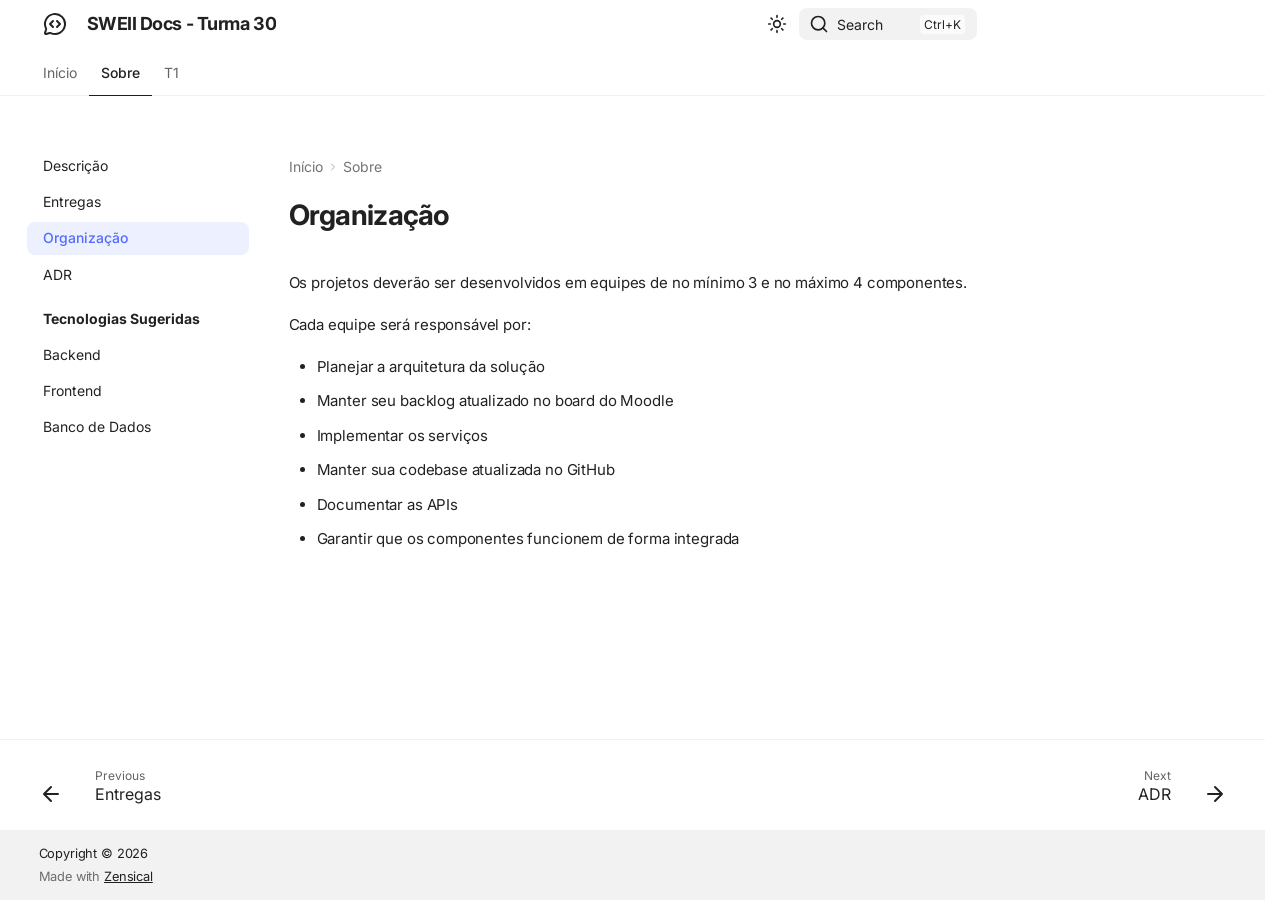
<file: site/about/organization/index.html>
<!doctype html>
<html lang="en" class="no-js">
  <head>
    
      <meta charset="utf-8">
      <meta name="viewport" content="width=device-width,initial-scale=1">
      
        <meta name="description" content="Documentation for the SWEII course - Turma 30.">
      
      
        <meta name="author" content="Prof. José Pedro Schardosim Simão">
      
      
      
        <link rel="prev" href="../deliverables/">
      
      
        <link rel="next" href="../adr/">
      
      
        
      
      
      <link rel="icon" href="../../assets/images/favicon.png">
      <meta name="generator" content="zensical-0.0.33">
    
    
      
        <title>Organização - SWEII Docs - Turma 30</title>
      
    
    
      
        
      
      <link rel="stylesheet" href="../../assets/stylesheets/modern/main.53a7feaf.min.css">
      
        
          
        
        <link rel="stylesheet" href="../../assets/stylesheets/modern/palette.dfe2e883.min.css">
      
      


    
    
      
    
    
      
        
        
        <link rel="preconnect" href="https://fonts.gstatic.com" crossorigin>
        <link rel="stylesheet" href="https://fonts.googleapis.com/css?family=Inter:300,300i,400,400i,500,500i,700,700i%7CJetBrains+Mono:400,400i,700,700i&amp;display=fallback">
        <style>:root{--md-text-font:"Inter";--md-code-font:"JetBrains Mono"}</style>
      
    
    
      <link rel="stylesheet" href="../../stylesheets/extra.css">
    
    <script>__md_scope=new URL("../..",location),__md_hash=e=>[...e].reduce(((e,t)=>(e<<5)-e+t.charCodeAt(0)),0),__md_get=(e,t=localStorage,a=__md_scope)=>JSON.parse(t.getItem(a.pathname+"."+e)),__md_set=(e,t,a=localStorage,_=__md_scope)=>{try{a.setItem(_.pathname+"."+e,JSON.stringify(t))}catch(e){}},document.documentElement.setAttribute("data-platform",navigator.platform)</script>
    
      

    
    
  </head>
  
  
    
    
      
    
    
    
    
    <body dir="ltr" data-md-color-scheme="default" data-md-color-primary="indigo" data-md-color-accent="indigo">
  
    
    <input class="md-toggle" data-md-toggle="drawer" type="checkbox" id="__drawer" autocomplete="off">
    <input class="md-toggle" data-md-toggle="search" type="checkbox" id="__search" autocomplete="off">
    <label class="md-overlay" for="__drawer" aria-label="Navigation"></label>
    <div data-md-component="skip">
      
        
        <a href="#organizacao" class="md-skip">
          Skip to content
        </a>
      
    </div>
    <div data-md-component="announce">
      
    </div>
    
    
      

<header class="md-header" data-md-component="header">
  <nav class="md-header__inner md-grid" aria-label="Header">
    <a href="../.." title="SWEII Docs - Turma 30" class="md-header__button md-logo" aria-label="SWEII Docs - Turma 30" data-md-component="logo">
      
  
  <svg xmlns="http://www.w3.org/2000/svg" fill="none" stroke="currentColor" stroke-linecap="round" stroke-linejoin="round" stroke-width="2" class="lucide lucide-message-circle-code" viewBox="0 0 24 24"><path d="m10 9-3 3 3 3M14 15l3-3-3-3"/><path d="M2.992 16.342a2 2 0 0 1 .094 1.167l-1.065 3.29a1 1 0 0 0 1.236 1.168l3.413-.998a2 2 0 0 1 1.099.092 10 10 0 1 0-4.777-4.719"/></svg>

    </a>
    <label class="md-header__button md-icon" for="__drawer" aria-label="Navigation">
      
      <svg xmlns="http://www.w3.org/2000/svg" fill="none" stroke="currentColor" stroke-linecap="round" stroke-linejoin="round" stroke-width="2" class="lucide lucide-menu" viewBox="0 0 24 24"><path d="M4 5h16M4 12h16M4 19h16"/></svg>
    </label>
    <div class="md-header__title" data-md-component="header-title">
      <div class="md-header__ellipsis">
        <div class="md-header__topic">
          <span class="md-ellipsis">
            SWEII Docs - Turma 30
          </span>
        </div>
        <div class="md-header__topic" data-md-component="header-topic">
          <span class="md-ellipsis">
            
              Organização
            
          </span>
        </div>
      </div>
    </div>
    
      
        <form class="md-header__option" data-md-component="palette">
  
    
    
    
    <input class="md-option" data-md-color-media="none" data-md-color-scheme="default" data-md-color-primary="indigo" data-md-color-accent="indigo"  aria-label="Switch to dark mode"  type="radio" name="__palette" id="__palette_0">
    
      <label class="md-header__button md-icon" title="Switch to dark mode" for="__palette_1" hidden>
        <svg xmlns="http://www.w3.org/2000/svg" fill="none" stroke="currentColor" stroke-linecap="round" stroke-linejoin="round" stroke-width="2" class="lucide lucide-sun" viewBox="0 0 24 24"><circle cx="12" cy="12" r="4"/><path d="M12 2v2M12 20v2M4.93 4.93l1.41 1.41M17.66 17.66l1.41 1.41M2 12h2M20 12h2M6.34 17.66l-1.41 1.41M19.07 4.93l-1.41 1.41"/></svg>
      </label>
    
  
    
    
    
    <input class="md-option" data-md-color-media="none" data-md-color-scheme="slate" data-md-color-primary="indigo" data-md-color-accent="indigo"  aria-label="Switch to light mode"  type="radio" name="__palette" id="__palette_1">
    
      <label class="md-header__button md-icon" title="Switch to light mode" for="__palette_0" hidden>
        <svg xmlns="http://www.w3.org/2000/svg" fill="none" stroke="currentColor" stroke-linecap="round" stroke-linejoin="round" stroke-width="2" class="lucide lucide-moon" viewBox="0 0 24 24"><path d="M20.985 12.486a9 9 0 1 1-9.473-9.472c.405-.022.617.46.402.803a6 6 0 0 0 8.268 8.268c.344-.215.825-.004.803.401"/></svg>
      </label>
    
  
</form>
      
    
    
      <script>var palette=__md_get("__palette");if(palette&&palette.color){if("(prefers-color-scheme)"===palette.color.media){var media=matchMedia("(prefers-color-scheme: light)"),input=document.querySelector(media.matches?"[data-md-color-media='(prefers-color-scheme: light)']":"[data-md-color-media='(prefers-color-scheme: dark)']");palette.color.media=input.getAttribute("data-md-color-media"),palette.color.scheme=input.getAttribute("data-md-color-scheme"),palette.color.primary=input.getAttribute("data-md-color-primary"),palette.color.accent=input.getAttribute("data-md-color-accent")}for(var[key,value]of Object.entries(palette.color))document.body.setAttribute("data-md-color-"+key,value)}</script>
    
    
    
      
      
        <label class="md-header__button md-icon" for="__search" aria-label="Search">
          
          <svg xmlns="http://www.w3.org/2000/svg" fill="none" stroke="currentColor" stroke-linecap="round" stroke-linejoin="round" stroke-width="2" class="lucide lucide-search" viewBox="0 0 24 24"><path d="m21 21-4.34-4.34"/><circle cx="11" cy="11" r="8"/></svg>
        </label>
        <div class="md-search" data-md-component="search" role="dialog" aria-label="Search">
  <button type="button" class="md-search__button">
    Search
  </button>
</div>
      
    
    <div class="md-header__source">
      
    </div>
  </nav>
  
</header>
    
    <div class="md-container" data-md-component="container">
      
      
        
          
            
<nav class="md-tabs" aria-label="Tabs" data-md-component="tabs">
  <div class="md-grid">
    <ul class="md-tabs__list">
      
        
  
  
  
  
    <li class="md-tabs__item">
      <a href="../.." class="md-tabs__link">
        
  
  Início

      </a>
    </li>
  

      
        
  
  
  
    
  
  
    
    
      <li class="md-tabs__item md-tabs__item--active">
        <a href="../description/" class="md-tabs__link">
          
  
  Sobre

        </a>
      </li>
    
  

      
        
  
  
  
  
    
    
      <li class="md-tabs__item">
        <a href="../../t1/deliverables/" class="md-tabs__link">
          
  
  T1

        </a>
      </li>
    
  

      
    </ul>
  </div>
</nav>
          
        
      
      <main class="md-main" data-md-component="main">
        <div class="md-main__inner md-grid">
          
            
              
              <div class="md-sidebar md-sidebar--primary" data-md-component="sidebar" data-md-type="navigation" >
                <div class="md-sidebar__scrollwrap">
                  <div class="md-sidebar__inner">
                    


  


<nav class="md-nav md-nav--primary md-nav--lifted" aria-label="Navigation" data-md-level="0">
  <label class="md-nav__title" for="__drawer">
    <a href="../.." title="SWEII Docs - Turma 30" class="md-nav__button md-logo" aria-label="SWEII Docs - Turma 30" data-md-component="logo">
      
  
  <svg xmlns="http://www.w3.org/2000/svg" fill="none" stroke="currentColor" stroke-linecap="round" stroke-linejoin="round" stroke-width="2" class="lucide lucide-message-circle-code" viewBox="0 0 24 24"><path d="m10 9-3 3 3 3M14 15l3-3-3-3"/><path d="M2.992 16.342a2 2 0 0 1 .094 1.167l-1.065 3.29a1 1 0 0 0 1.236 1.168l3.413-.998a2 2 0 0 1 1.099.092 10 10 0 1 0-4.777-4.719"/></svg>

    </a>
    SWEII Docs - Turma 30
  </label>
  
  <ul class="md-nav__list" data-md-scrollfix>
    
      
      
  
  
  
  
    <li class="md-nav__item">
      <a href="../.." class="md-nav__link">
        
  
  
    <svg xmlns="http://www.w3.org/2000/svg" fill="none" stroke="currentColor" stroke-linecap="round" stroke-linejoin="round" stroke-width="2" class="lucide lucide-rocket" viewBox="0 0 24 24"><path d="M12 15v5s3.03-.55 4-2c1.08-1.62 0-5 0-5M4.5 16.5c-1.5 1.26-2 5-2 5s3.74-.5 5-2c.71-.84.7-2.13-.09-2.91a2.18 2.18 0 0 0-2.91-.09"/><path d="M9 12a22 22 0 0 1 2-3.95A12.88 12.88 0 0 1 22 2c0 2.72-.78 7.5-6 11a22.4 22.4 0 0 1-4 2z"/><path d="M9 12H4s.55-3.03 2-4c1.62-1.08 5 .05 5 .05"/></svg>
  
  <span class="md-ellipsis">
    
  
    Início
  

    
  </span>
  
  

      </a>
    </li>
  

    
      
      
  
  
    
  
  
  
    
    
      
        
      
        
      
        
      
        
      
        
      
    
    
    
      
        
        
      
      
        
      
    
    
    <li class="md-nav__item md-nav__item--active md-nav__item--section md-nav__item--nested">
      
        
        
        <input class="md-nav__toggle md-toggle " type="checkbox" id="__nav_2" checked>
        
          
          <label class="md-nav__link" for="__nav_2" id="__nav_2_label" tabindex="">
            
  
  
  <span class="md-ellipsis">
    
  
    Sobre
  

    
  </span>
  
  

            <span class="md-nav__icon md-icon"></span>
          </label>
        
        <nav class="md-nav" data-md-level="1" aria-labelledby="__nav_2_label" aria-expanded="true">
          <label class="md-nav__title" for="__nav_2">
            <span class="md-nav__icon md-icon"></span>
            
  
    Sobre
  

          </label>
          <ul class="md-nav__list" data-md-scrollfix>
            
              
                
  
  
  
  
    <li class="md-nav__item">
      <a href="../description/" class="md-nav__link">
        
  
  
  <span class="md-ellipsis">
    
  
    Descrição
  

    
  </span>
  
  

      </a>
    </li>
  

              
            
              
                
  
  
  
  
    <li class="md-nav__item">
      <a href="../deliverables/" class="md-nav__link">
        
  
  
  <span class="md-ellipsis">
    
  
    Entregas
  

    
  </span>
  
  

      </a>
    </li>
  

              
            
              
                
  
  
    
  
  
  
    <li class="md-nav__item md-nav__item--active">
      
      
      
      
        
      
      
      <a href="././" class="md-nav__link md-nav__link--active">
        
  
  
  <span class="md-ellipsis">
    
  
    Organização
  

    
  </span>
  
  

      </a>
      
    </li>
  

              
            
              
                
  
  
  
  
    <li class="md-nav__item">
      <a href="../adr/" class="md-nav__link">
        
  
  
  <span class="md-ellipsis">
    
  
    ADR
  

    
  </span>
  
  

      </a>
    </li>
  

              
            
              
                
  
  
  
  
    
    
      
        
      
        
      
        
      
    
    
    
      
      
        
          
          
        
      
    
    
    <li class="md-nav__item md-nav__item--section md-nav__item--nested">
      
        
        
        <input class="md-nav__toggle md-toggle " type="checkbox" id="__nav_2_5" >
        
          
          <label class="md-nav__link" for="__nav_2_5" id="__nav_2_5_label" tabindex="">
            
  
  
  <span class="md-ellipsis">
    
  
    Tecnologias Sugeridas
  

    
  </span>
  
  

            <span class="md-nav__icon md-icon"></span>
          </label>
        
        <nav class="md-nav" data-md-level="2" aria-labelledby="__nav_2_5_label" aria-expanded="false">
          <label class="md-nav__title" for="__nav_2_5">
            <span class="md-nav__icon md-icon"></span>
            
  
    Tecnologias Sugeridas
  

          </label>
          <ul class="md-nav__list" data-md-scrollfix>
            
              
                
  
  
  
  
    <li class="md-nav__item">
      <a href="../tech/backend/" class="md-nav__link">
        
  
  
  <span class="md-ellipsis">
    
  
    Backend
  

    
  </span>
  
  

      </a>
    </li>
  

              
            
              
                
  
  
  
  
    <li class="md-nav__item">
      <a href="../tech/frontend/" class="md-nav__link">
        
  
  
  <span class="md-ellipsis">
    
  
    Frontend
  

    
  </span>
  
  

      </a>
    </li>
  

              
            
              
                
  
  
  
  
    <li class="md-nav__item">
      <a href="../tech/database/" class="md-nav__link">
        
  
  
  <span class="md-ellipsis">
    
  
    Banco de Dados
  

    
  </span>
  
  

      </a>
    </li>
  

              
            
          </ul>
        </nav>
      
    </li>
  

              
            
          </ul>
        </nav>
      
    </li>
  

    
      
      
  
  
  
  
    
    
      
        
      
        
      
        
      
        
      
    
    
    
      
      
        
      
    
    
    <li class="md-nav__item md-nav__item--nested">
      
        
        
        <input class="md-nav__toggle md-toggle " type="checkbox" id="__nav_3" >
        
          
          <label class="md-nav__link" for="__nav_3" id="__nav_3_label" tabindex="0">
            
  
  
  <span class="md-ellipsis">
    
  
    T1
  

    
  </span>
  
  

            <span class="md-nav__icon md-icon"></span>
          </label>
        
        <nav class="md-nav" data-md-level="1" aria-labelledby="__nav_3_label" aria-expanded="false">
          <label class="md-nav__title" for="__nav_3">
            <span class="md-nav__icon md-icon"></span>
            
  
    T1
  

          </label>
          <ul class="md-nav__list" data-md-scrollfix>
            
              
                
  
  
  
  
    <li class="md-nav__item">
      <a href="../../t1/deliverables/" class="md-nav__link">
        
  
  
  <span class="md-ellipsis">
    
  
    Entregáveis
  

    
  </span>
  
  

      </a>
    </li>
  

              
            
              
                
  
  
  
  
    <li class="md-nav__item">
      <a href="../../t1/evaluation/" class="md-nav__link">
        
  
  
  <span class="md-ellipsis">
    
  
    Avaliação
  

    
  </span>
  
  

      </a>
    </li>
  

              
            
              
                
  
  
  
  
    <li class="md-nav__item">
      <a href="../../t1/resources/" class="md-nav__link">
        
  
  
  <span class="md-ellipsis">
    
  
    Recursos
  

    
  </span>
  
  

      </a>
    </li>
  

              
            
              
                
  
  
  
  
    <li class="md-nav__item">
      <a href="../../t1/adr/" class="md-nav__link">
        
  
  
  <span class="md-ellipsis">
    
  
    ADR
  

    
  </span>
  
  

      </a>
    </li>
  

              
            
          </ul>
        </nav>
      
    </li>
  

    
  </ul>
</nav>
                  </div>
                </div>
              </div>
            
            
              
              <div class="md-sidebar md-sidebar--secondary" data-md-component="sidebar" data-md-type="toc" >
                <div class="md-sidebar__scrollwrap">
                  
                    
                    
                    
                      
                    
                    
                  
                  <div class="md-sidebar__inner">
                    


<nav class="md-nav md-nav--secondary" aria-label="On this page">
  
  
  
    
  
  
</nav>
                  </div>
                </div>
              </div>
            
          
          
            <div class="md-content" data-md-component="content">
              
                



  


  <nav class="md-path" aria-label="Navigation" >
    <ol class="md-path__list">
      
        
  
  
    <li class="md-path__item">
      <a href="../.." class="md-path__link">
        
  <span class="md-ellipsis">
    Início
  </span>

      </a>
    </li>
  

      
      
        
  
  
    
    
      <li class="md-path__item">
        <a href="../description/" class="md-path__link">
          
  <span class="md-ellipsis">
    Sobre
  </span>

        </a>
      </li>
    
  

      
    </ol>
  </nav>

              
              <article class="md-content__inner md-typeset">
                
                  

<h1 id="organizacao">Organização<a class="headerlink" href="#organizacao" title="Permanent link">&para;</a></h1>
<p>Os projetos deverão ser desenvolvidos em equipes de no mínimo 3 e no máximo 4 componentes.</p>
<p>Cada equipe será responsável por:</p>
<ul>
<li>Planejar a arquitetura da solução</li>
<li>Manter seu backlog atualizado no board do Moodle</li>
<li>Implementar os serviços</li>
<li>Manter sua codebase atualizada no GitHub</li>
<li>Documentar as APIs</li>
<li>Garantir que os componentes funcionem de forma integrada</li>
</ul>














                
              </article>
            </div>
          
          
  <script>var tabs=__md_get("__tabs");if(Array.isArray(tabs))e:for(var set of document.querySelectorAll(".tabbed-set")){var labels=set.querySelector(".tabbed-labels");for(var tab of tabs)for(var label of labels.getElementsByTagName("label"))if(label.innerText.trim()===tab){var input=document.getElementById(label.htmlFor);input.checked=!0;continue e}}</script>

<script>var target=document.getElementById(location.hash.slice(1));target&&target.name&&(target.checked=target.name.startsWith("__tabbed_"))</script>
        </div>
        
          <button type="button" class="md-top md-icon" data-md-component="top" hidden>
  
  <svg xmlns="http://www.w3.org/2000/svg" fill="none" stroke="currentColor" stroke-linecap="round" stroke-linejoin="round" stroke-width="2" class="lucide lucide-circle-arrow-up" viewBox="0 0 24 24"><circle cx="12" cy="12" r="10"/><path d="m16 12-4-4-4 4M12 16V8"/></svg>
  Back to top
</button>
        
      </main>
      
        <footer class="md-footer">
  
    
      
      <nav class="md-footer__inner md-grid" aria-label="Footer" >
        
          
          <a href="../deliverables/" class="md-footer__link md-footer__link--prev" aria-label="Previous: Entregas">
            <div class="md-footer__button md-icon">
              
              <svg xmlns="http://www.w3.org/2000/svg" fill="none" stroke="currentColor" stroke-linecap="round" stroke-linejoin="round" stroke-width="2" class="lucide lucide-arrow-left" viewBox="0 0 24 24"><path d="m12 19-7-7 7-7M19 12H5"/></svg>
            </div>
            <div class="md-footer__title">
              <span class="md-footer__direction">
                Previous
              </span>
              <div class="md-ellipsis">
                Entregas
              </div>
            </div>
          </a>
        
        
          
          <a href="../adr/" class="md-footer__link md-footer__link--next" aria-label="Next: ADR">
            <div class="md-footer__title">
              <span class="md-footer__direction">
                Next
              </span>
              <div class="md-ellipsis">
                ADR
              </div>
            </div>
            <div class="md-footer__button md-icon">
              
              <svg xmlns="http://www.w3.org/2000/svg" fill="none" stroke="currentColor" stroke-linecap="round" stroke-linejoin="round" stroke-width="2" class="lucide lucide-arrow-right" viewBox="0 0 24 24"><path d="M5 12h14M12 5l7 7-7 7"/></svg>
            </div>
          </a>
        
      </nav>
    
  
  <div class="md-footer-meta md-typeset">
    <div class="md-footer-meta__inner md-grid">
      <div class="md-copyright">
  
    <div class="md-copyright__highlight">
      Copyright &copy; 2026

    </div>
  
  
    Made with
    <a href="https://zensical.org/" target="_blank" rel="noopener">
      Zensical
    </a>
  
</div>
      
    </div>
  </div>
</footer>
      
    </div>
    <div class="md-dialog" data-md-component="dialog">
      <div class="md-dialog__inner md-typeset"></div>
    </div>
    
    
    
      
      
      <script id="__config" type="application/json">{"annotate":null,"base":"../..","features":["announce.dismiss","content.code.annotate","content.code.copy","content.code.select","content.footnote.tooltips","content.tabs.link","content.tooltips","navigation.footer","navigation.indexes","navigation.instant","navigation.instant.prefetch","navigation.path","navigation.sections","navigation.tabs","navigation.top","navigation.tracking","search.highlight"],"search":"../../assets/javascripts/workers/search.e2d2d235.min.js","tags":null,"translations":{"clipboard.copied":"Copied to clipboard","clipboard.copy":"Copy to clipboard","search.result.more.one":"1 more on this page","search.result.more.other":"# more on this page","search.result.none":"No matching documents","search.result.one":"1 matching document","search.result.other":"# matching documents","search.result.placeholder":"Type to start searching","search.result.term.missing":"Missing","select.version":"Select version"},"version":null}</script>
    
    
      <script src="../../assets/javascripts/bundle.63456bd9.min.js"></script>
      
    
  </body>
</html>
</file>
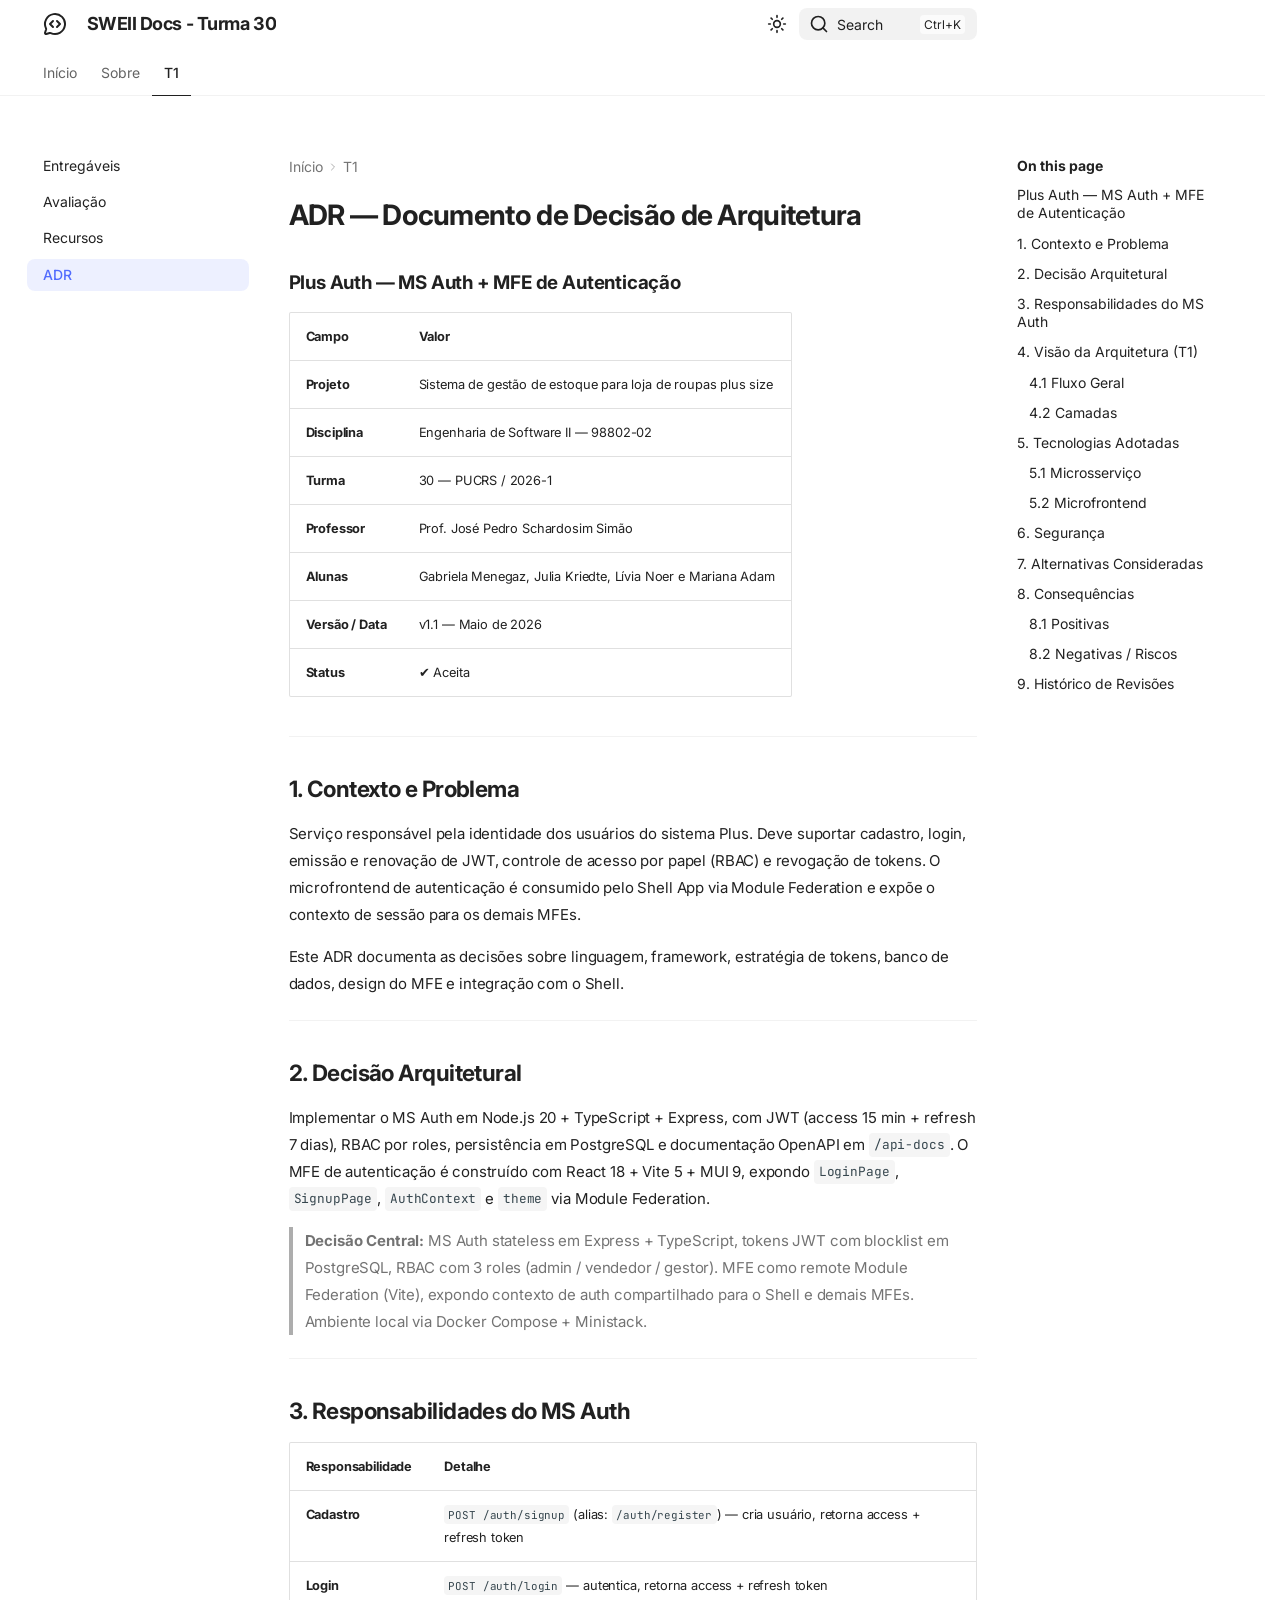
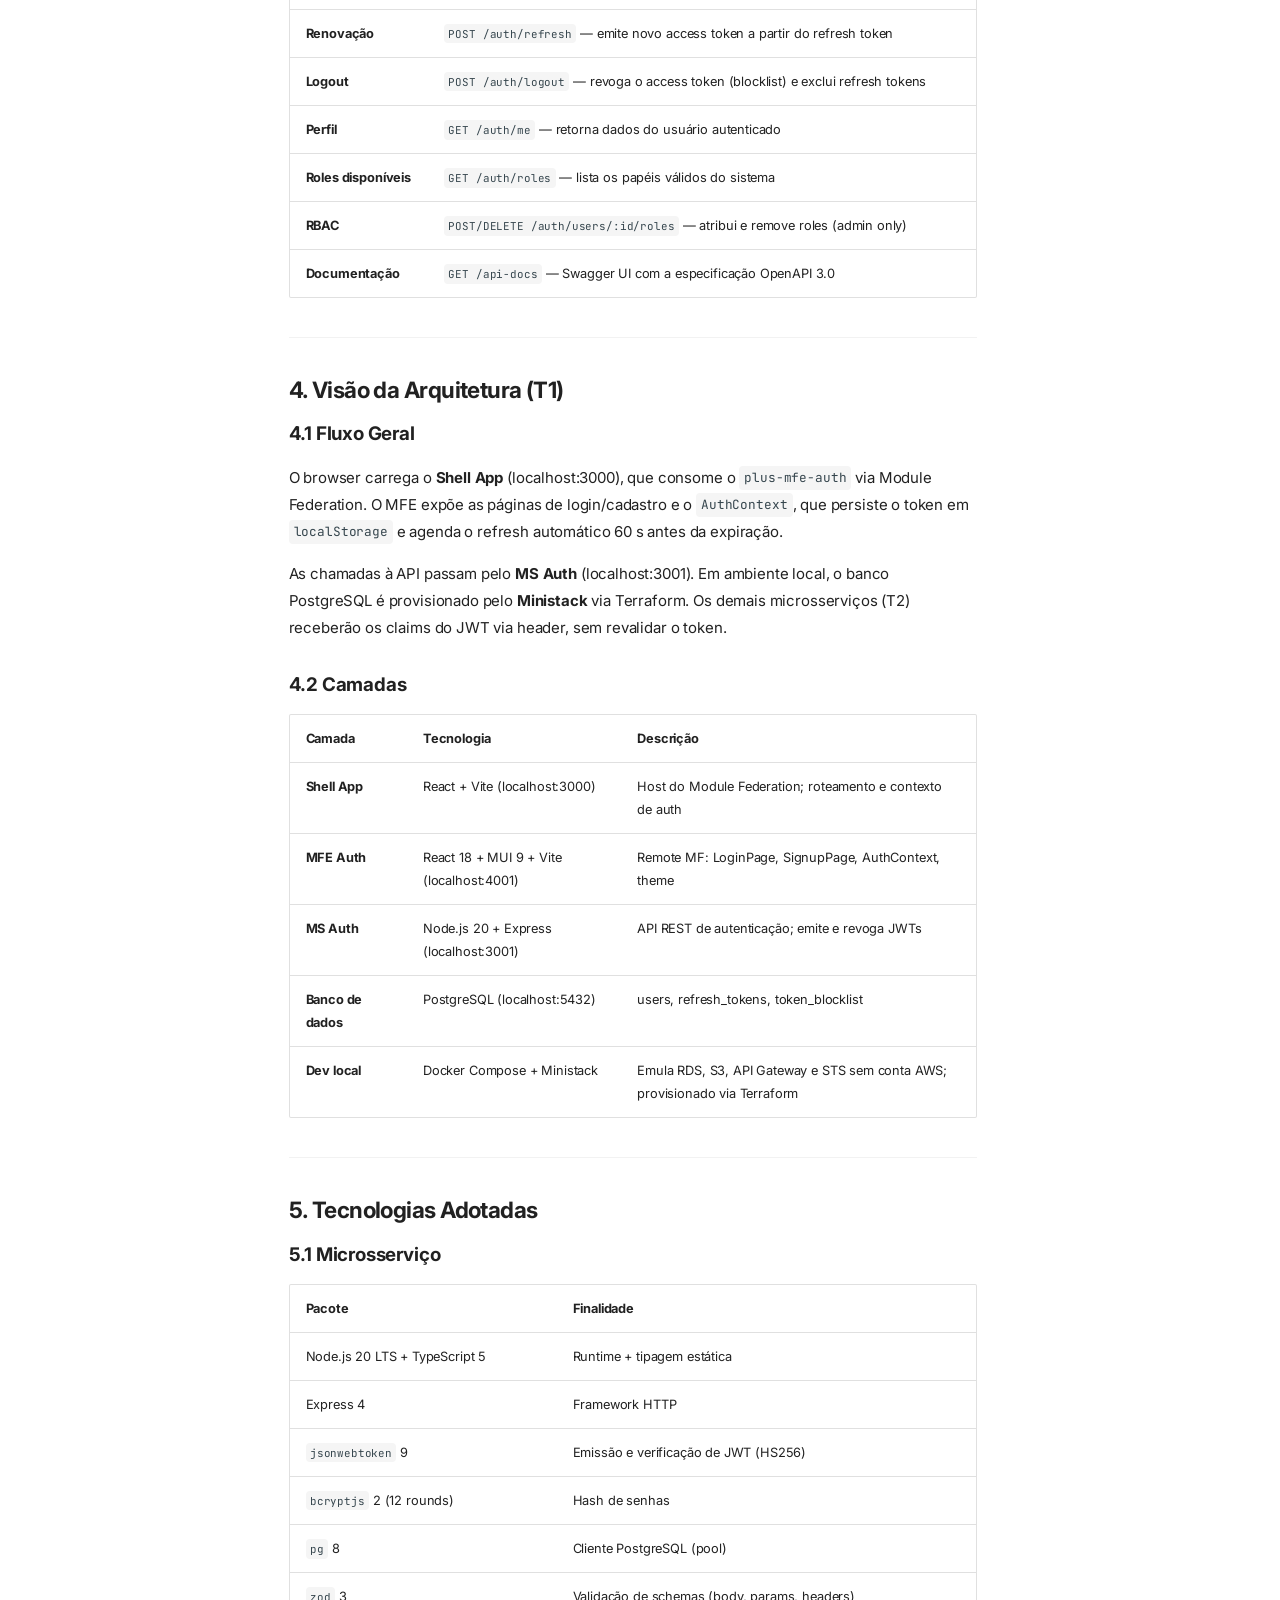
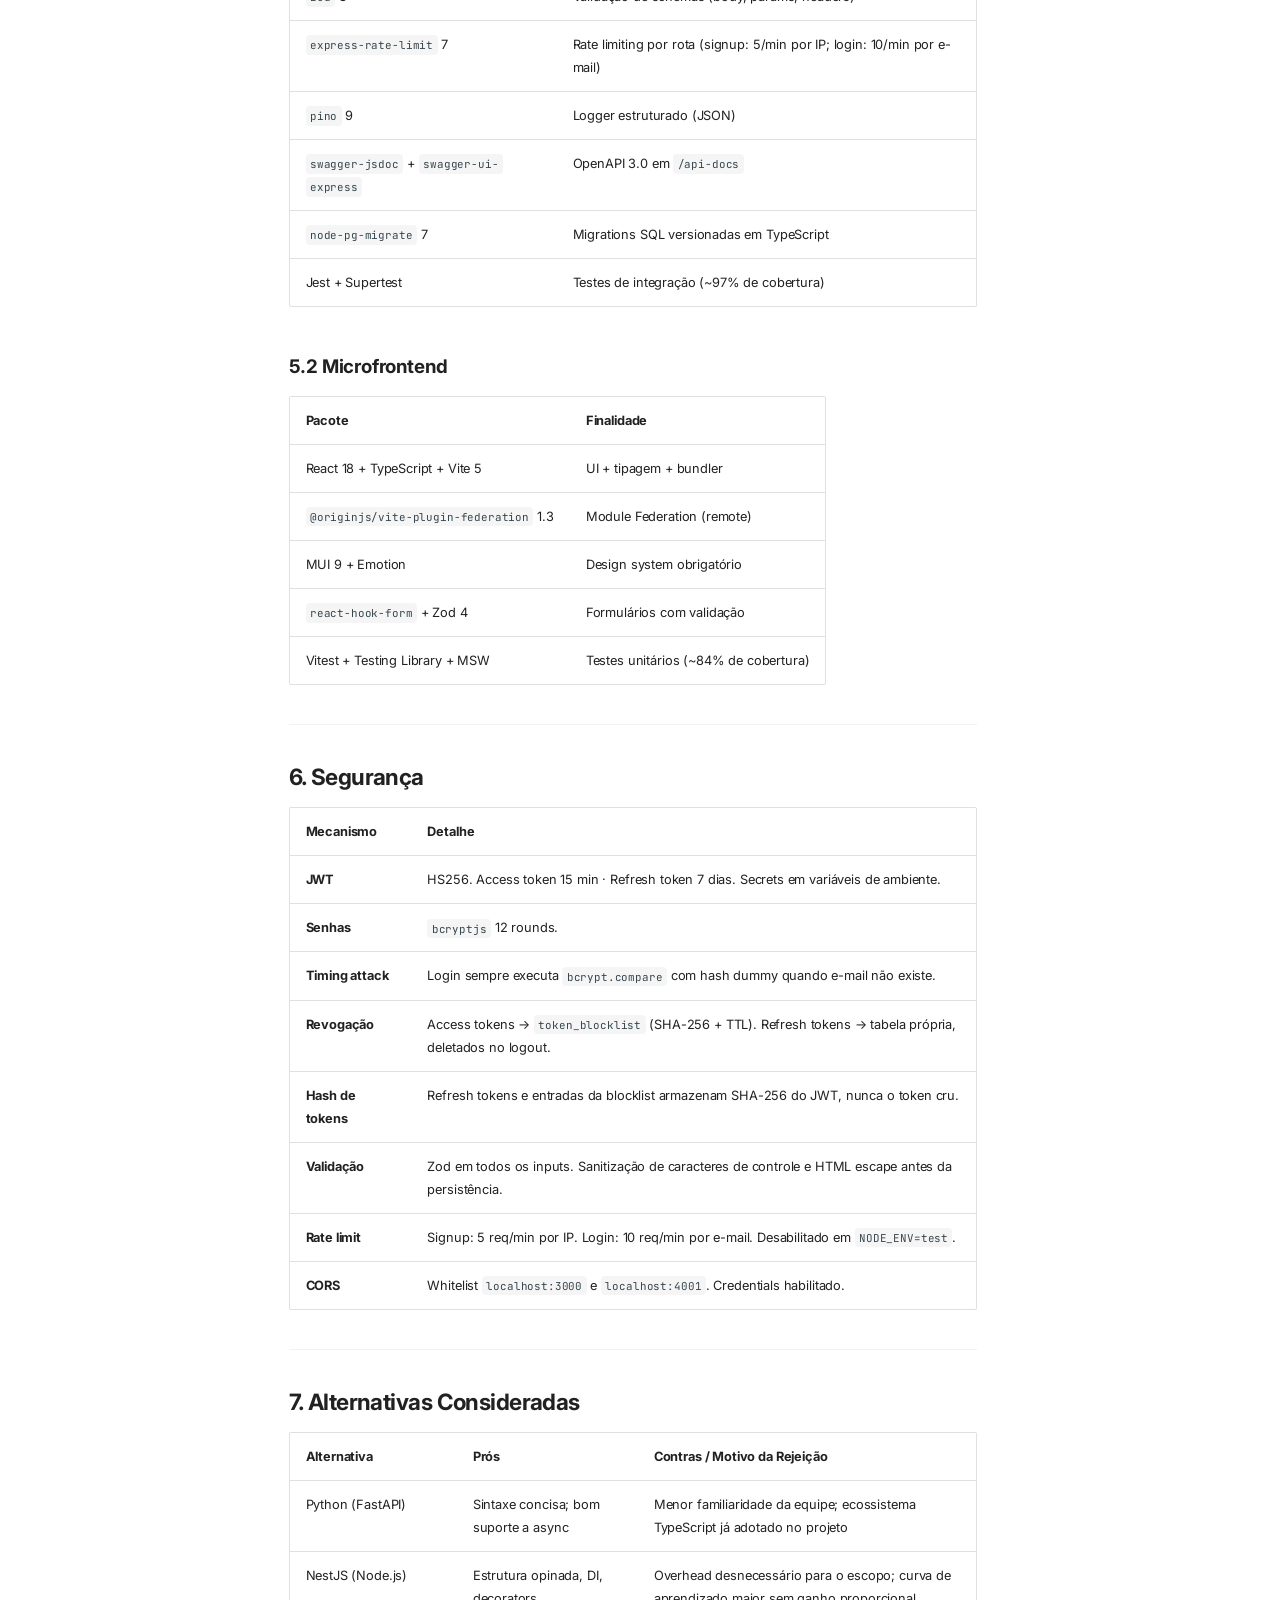
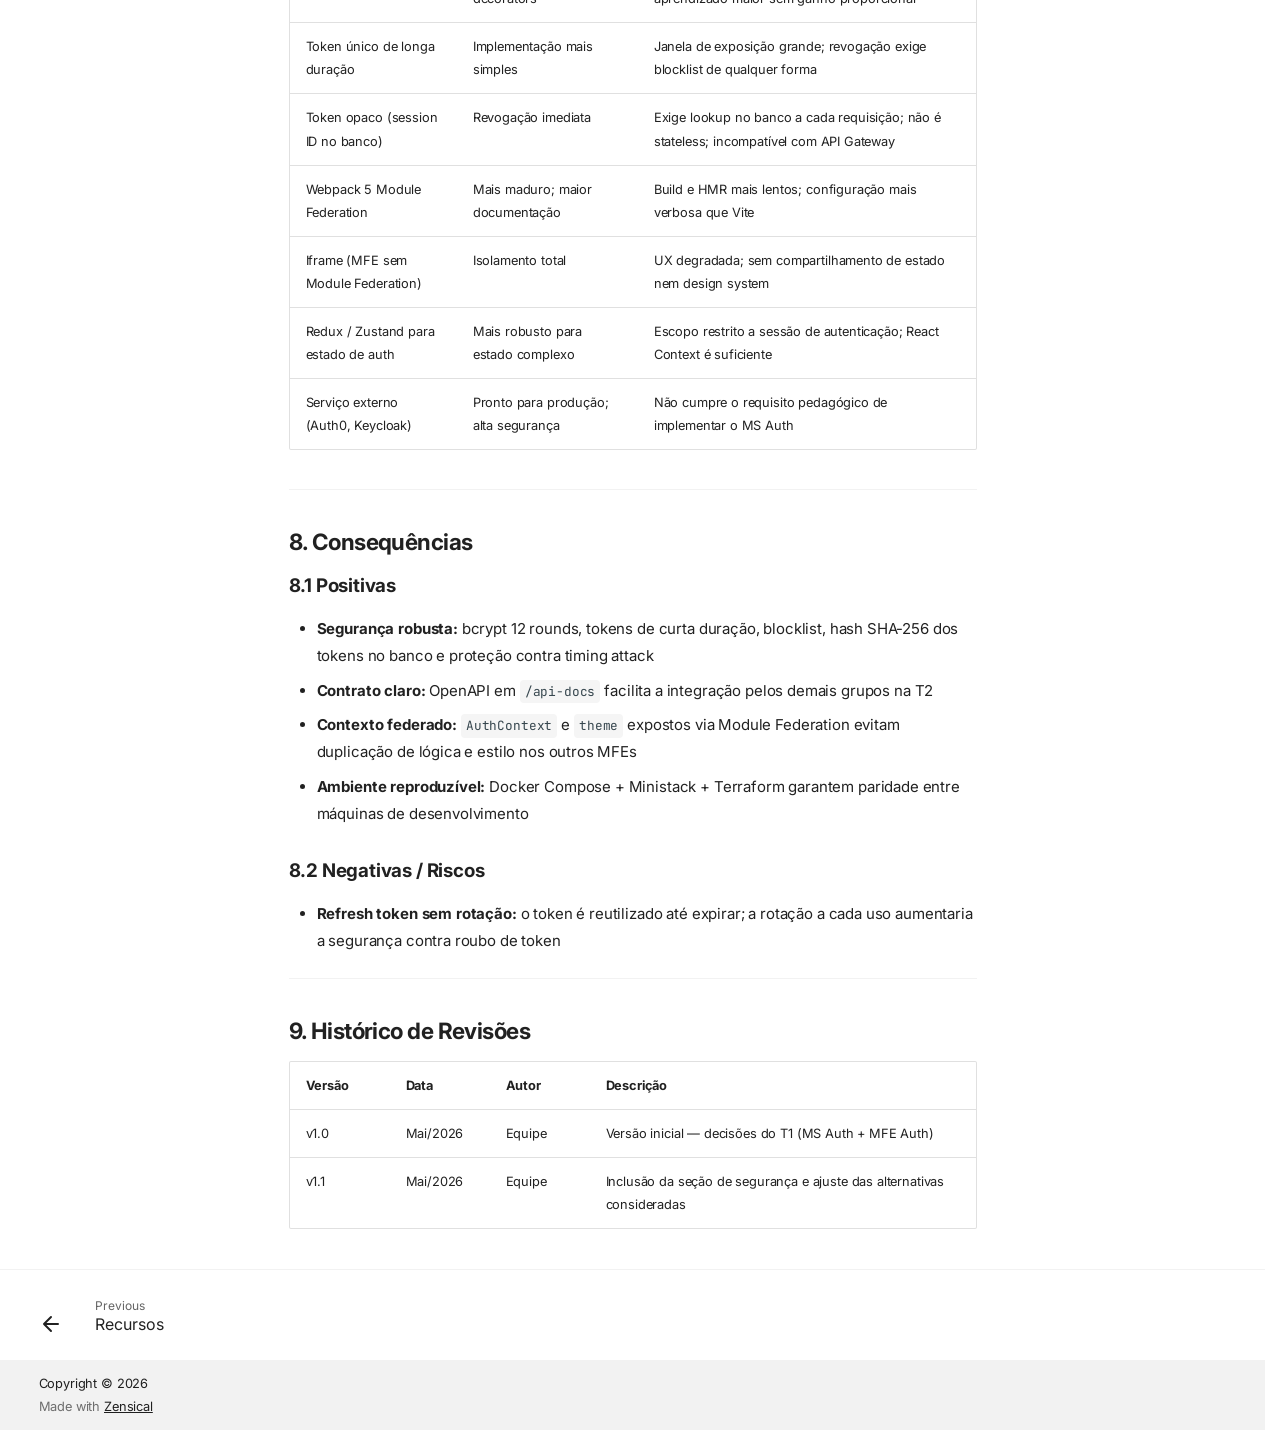
<file: site/t1/adr/index.html>
<!doctype html>
<html lang="en" class="no-js">
  <head>
    
      <meta charset="utf-8">
      <meta name="viewport" content="width=device-width,initial-scale=1">
      
        <meta name="description" content="Documentation for the SWEII course - Turma 30.">
      
      
        <meta name="author" content="Prof. José Pedro Schardosim Simão">
      
      
      
        <link rel="prev" href="../resources/">
      
      
      
        
      
      
      <link rel="icon" href="../../assets/images/favicon.png">
      <meta name="generator" content="zensical-0.0.33">
    
    
      
        <title>ADR — Documento de Decisão de Arquitetura - SWEII Docs - Turma 30</title>
      
    
    
      
        
      
      <link rel="stylesheet" href="../../assets/stylesheets/modern/main.53a7feaf.min.css">
      
        
          
        
        <link rel="stylesheet" href="../../assets/stylesheets/modern/palette.dfe2e883.min.css">
      
      


    
    
      
    
    
      
        
        
        <link rel="preconnect" href="https://fonts.gstatic.com" crossorigin>
        <link rel="stylesheet" href="https://fonts.googleapis.com/css?family=Inter:300,300i,400,400i,500,500i,700,700i%7CJetBrains+Mono:400,400i,700,700i&amp;display=fallback">
        <style>:root{--md-text-font:"Inter";--md-code-font:"JetBrains Mono"}</style>
      
    
    
      <link rel="stylesheet" href="../../stylesheets/extra.css">
    
    <script>__md_scope=new URL("../..",location),__md_hash=e=>[...e].reduce(((e,t)=>(e<<5)-e+t.charCodeAt(0)),0),__md_get=(e,t=localStorage,a=__md_scope)=>JSON.parse(t.getItem(a.pathname+"."+e)),__md_set=(e,t,a=localStorage,_=__md_scope)=>{try{a.setItem(_.pathname+"."+e,JSON.stringify(t))}catch(e){}},document.documentElement.setAttribute("data-platform",navigator.platform)</script>
    
      

    
    
  </head>
  
  
    
    
      
    
    
    
    
    <body dir="ltr" data-md-color-scheme="default" data-md-color-primary="indigo" data-md-color-accent="indigo">
  
    
    <input class="md-toggle" data-md-toggle="drawer" type="checkbox" id="__drawer" autocomplete="off">
    <input class="md-toggle" data-md-toggle="search" type="checkbox" id="__search" autocomplete="off">
    <label class="md-overlay" for="__drawer" aria-label="Navigation"></label>
    <div data-md-component="skip">
      
        
        <a href="#adr-documento-de-decisao-de-arquitetura" class="md-skip">
          Skip to content
        </a>
      
    </div>
    <div data-md-component="announce">
      
    </div>
    
    
      

<header class="md-header" data-md-component="header">
  <nav class="md-header__inner md-grid" aria-label="Header">
    <a href="../.." title="SWEII Docs - Turma 30" class="md-header__button md-logo" aria-label="SWEII Docs - Turma 30" data-md-component="logo">
      
  
  <svg xmlns="http://www.w3.org/2000/svg" fill="none" stroke="currentColor" stroke-linecap="round" stroke-linejoin="round" stroke-width="2" class="lucide lucide-message-circle-code" viewBox="0 0 24 24"><path d="m10 9-3 3 3 3M14 15l3-3-3-3"/><path d="M2.992 16.342a2 2 0 0 1 .094 1.167l-1.065 3.29a1 1 0 0 0 1.236 1.168l3.413-.998a2 2 0 0 1 1.099.092 10 10 0 1 0-4.777-4.719"/></svg>

    </a>
    <label class="md-header__button md-icon" for="__drawer" aria-label="Navigation">
      
      <svg xmlns="http://www.w3.org/2000/svg" fill="none" stroke="currentColor" stroke-linecap="round" stroke-linejoin="round" stroke-width="2" class="lucide lucide-menu" viewBox="0 0 24 24"><path d="M4 5h16M4 12h16M4 19h16"/></svg>
    </label>
    <div class="md-header__title" data-md-component="header-title">
      <div class="md-header__ellipsis">
        <div class="md-header__topic">
          <span class="md-ellipsis">
            SWEII Docs - Turma 30
          </span>
        </div>
        <div class="md-header__topic" data-md-component="header-topic">
          <span class="md-ellipsis">
            
              ADR — Documento de Decisão de Arquitetura
            
          </span>
        </div>
      </div>
    </div>
    
      
        <form class="md-header__option" data-md-component="palette">
  
    
    
    
    <input class="md-option" data-md-color-media="none" data-md-color-scheme="default" data-md-color-primary="indigo" data-md-color-accent="indigo"  aria-label="Switch to dark mode"  type="radio" name="__palette" id="__palette_0">
    
      <label class="md-header__button md-icon" title="Switch to dark mode" for="__palette_1" hidden>
        <svg xmlns="http://www.w3.org/2000/svg" fill="none" stroke="currentColor" stroke-linecap="round" stroke-linejoin="round" stroke-width="2" class="lucide lucide-sun" viewBox="0 0 24 24"><circle cx="12" cy="12" r="4"/><path d="M12 2v2M12 20v2M4.93 4.93l1.41 1.41M17.66 17.66l1.41 1.41M2 12h2M20 12h2M6.34 17.66l-1.41 1.41M19.07 4.93l-1.41 1.41"/></svg>
      </label>
    
  
    
    
    
    <input class="md-option" data-md-color-media="none" data-md-color-scheme="slate" data-md-color-primary="indigo" data-md-color-accent="indigo"  aria-label="Switch to light mode"  type="radio" name="__palette" id="__palette_1">
    
      <label class="md-header__button md-icon" title="Switch to light mode" for="__palette_0" hidden>
        <svg xmlns="http://www.w3.org/2000/svg" fill="none" stroke="currentColor" stroke-linecap="round" stroke-linejoin="round" stroke-width="2" class="lucide lucide-moon" viewBox="0 0 24 24"><path d="M20.985 12.486a9 9 0 1 1-9.473-9.472c.405-.022.617.46.402.803a6 6 0 0 0 8.268 8.268c.344-.215.825-.004.803.401"/></svg>
      </label>
    
  
</form>
      
    
    
      <script>var palette=__md_get("__palette");if(palette&&palette.color){if("(prefers-color-scheme)"===palette.color.media){var media=matchMedia("(prefers-color-scheme: light)"),input=document.querySelector(media.matches?"[data-md-color-media='(prefers-color-scheme: light)']":"[data-md-color-media='(prefers-color-scheme: dark)']");palette.color.media=input.getAttribute("data-md-color-media"),palette.color.scheme=input.getAttribute("data-md-color-scheme"),palette.color.primary=input.getAttribute("data-md-color-primary"),palette.color.accent=input.getAttribute("data-md-color-accent")}for(var[key,value]of Object.entries(palette.color))document.body.setAttribute("data-md-color-"+key,value)}</script>
    
    
    
      
      
        <label class="md-header__button md-icon" for="__search" aria-label="Search">
          
          <svg xmlns="http://www.w3.org/2000/svg" fill="none" stroke="currentColor" stroke-linecap="round" stroke-linejoin="round" stroke-width="2" class="lucide lucide-search" viewBox="0 0 24 24"><path d="m21 21-4.34-4.34"/><circle cx="11" cy="11" r="8"/></svg>
        </label>
        <div class="md-search" data-md-component="search" role="dialog" aria-label="Search">
  <button type="button" class="md-search__button">
    Search
  </button>
</div>
      
    
    <div class="md-header__source">
      
    </div>
  </nav>
  
</header>
    
    <div class="md-container" data-md-component="container">
      
      
        
          
            
<nav class="md-tabs" aria-label="Tabs" data-md-component="tabs">
  <div class="md-grid">
    <ul class="md-tabs__list">
      
        
  
  
  
  
    <li class="md-tabs__item">
      <a href="../.." class="md-tabs__link">
        
  
  Início

      </a>
    </li>
  

      
        
  
  
  
  
    
    
      <li class="md-tabs__item">
        <a href="../../about/description/" class="md-tabs__link">
          
  
  Sobre

        </a>
      </li>
    
  

      
        
  
  
  
    
  
  
    
    
      <li class="md-tabs__item md-tabs__item--active">
        <a href="../deliverables/" class="md-tabs__link">
          
  
  T1

        </a>
      </li>
    
  

      
    </ul>
  </div>
</nav>
          
        
      
      <main class="md-main" data-md-component="main">
        <div class="md-main__inner md-grid">
          
            
              
              <div class="md-sidebar md-sidebar--primary" data-md-component="sidebar" data-md-type="navigation" >
                <div class="md-sidebar__scrollwrap">
                  <div class="md-sidebar__inner">
                    


  


<nav class="md-nav md-nav--primary md-nav--lifted" aria-label="Navigation" data-md-level="0">
  <label class="md-nav__title" for="__drawer">
    <a href="../.." title="SWEII Docs - Turma 30" class="md-nav__button md-logo" aria-label="SWEII Docs - Turma 30" data-md-component="logo">
      
  
  <svg xmlns="http://www.w3.org/2000/svg" fill="none" stroke="currentColor" stroke-linecap="round" stroke-linejoin="round" stroke-width="2" class="lucide lucide-message-circle-code" viewBox="0 0 24 24"><path d="m10 9-3 3 3 3M14 15l3-3-3-3"/><path d="M2.992 16.342a2 2 0 0 1 .094 1.167l-1.065 3.29a1 1 0 0 0 1.236 1.168l3.413-.998a2 2 0 0 1 1.099.092 10 10 0 1 0-4.777-4.719"/></svg>

    </a>
    SWEII Docs - Turma 30
  </label>
  
  <ul class="md-nav__list" data-md-scrollfix>
    
      
      
  
  
  
  
    <li class="md-nav__item">
      <a href="../.." class="md-nav__link">
        
  
  
    <svg xmlns="http://www.w3.org/2000/svg" fill="none" stroke="currentColor" stroke-linecap="round" stroke-linejoin="round" stroke-width="2" class="lucide lucide-rocket" viewBox="0 0 24 24"><path d="M12 15v5s3.03-.55 4-2c1.08-1.62 0-5 0-5M4.5 16.5c-1.5 1.26-2 5-2 5s3.74-.5 5-2c.71-.84.7-2.13-.09-2.91a2.18 2.18 0 0 0-2.91-.09"/><path d="M9 12a22 22 0 0 1 2-3.95A12.88 12.88 0 0 1 22 2c0 2.72-.78 7.5-6 11a22.4 22.4 0 0 1-4 2z"/><path d="M9 12H4s.55-3.03 2-4c1.62-1.08 5 .05 5 .05"/></svg>
  
  <span class="md-ellipsis">
    
  
    Início
  

    
  </span>
  
  

      </a>
    </li>
  

    
      
      
  
  
  
  
    
    
      
        
      
        
      
        
      
        
      
        
      
    
    
    
      
      
        
      
    
    
    <li class="md-nav__item md-nav__item--nested">
      
        
        
        <input class="md-nav__toggle md-toggle " type="checkbox" id="__nav_2" >
        
          
          <label class="md-nav__link" for="__nav_2" id="__nav_2_label" tabindex="0">
            
  
  
  <span class="md-ellipsis">
    
  
    Sobre
  

    
  </span>
  
  

            <span class="md-nav__icon md-icon"></span>
          </label>
        
        <nav class="md-nav" data-md-level="1" aria-labelledby="__nav_2_label" aria-expanded="false">
          <label class="md-nav__title" for="__nav_2">
            <span class="md-nav__icon md-icon"></span>
            
  
    Sobre
  

          </label>
          <ul class="md-nav__list" data-md-scrollfix>
            
              
                
  
  
  
  
    <li class="md-nav__item">
      <a href="../../about/description/" class="md-nav__link">
        
  
  
  <span class="md-ellipsis">
    
  
    Descrição
  

    
  </span>
  
  

      </a>
    </li>
  

              
            
              
                
  
  
  
  
    <li class="md-nav__item">
      <a href="../../about/deliverables/" class="md-nav__link">
        
  
  
  <span class="md-ellipsis">
    
  
    Entregas
  

    
  </span>
  
  

      </a>
    </li>
  

              
            
              
                
  
  
  
  
    <li class="md-nav__item">
      <a href="../../about/organization/" class="md-nav__link">
        
  
  
  <span class="md-ellipsis">
    
  
    Organização
  

    
  </span>
  
  

      </a>
    </li>
  

              
            
              
                
  
  
  
  
    <li class="md-nav__item">
      <a href="../../about/adr/" class="md-nav__link">
        
  
  
  <span class="md-ellipsis">
    
  
    ADR
  

    
  </span>
  
  

      </a>
    </li>
  

              
            
              
                
  
  
  
  
    
    
      
        
      
        
      
        
      
    
    
    
      
      
        
      
    
    
    <li class="md-nav__item md-nav__item--nested">
      
        
        
        <input class="md-nav__toggle md-toggle " type="checkbox" id="__nav_2_5" >
        
          
          <label class="md-nav__link" for="__nav_2_5" id="__nav_2_5_label" tabindex="0">
            
  
  
  <span class="md-ellipsis">
    
  
    Tecnologias Sugeridas
  

    
  </span>
  
  

            <span class="md-nav__icon md-icon"></span>
          </label>
        
        <nav class="md-nav" data-md-level="2" aria-labelledby="__nav_2_5_label" aria-expanded="false">
          <label class="md-nav__title" for="__nav_2_5">
            <span class="md-nav__icon md-icon"></span>
            
  
    Tecnologias Sugeridas
  

          </label>
          <ul class="md-nav__list" data-md-scrollfix>
            
              
                
  
  
  
  
    <li class="md-nav__item">
      <a href="../../about/tech/backend/" class="md-nav__link">
        
  
  
  <span class="md-ellipsis">
    
  
    Backend
  

    
  </span>
  
  

      </a>
    </li>
  

              
            
              
                
  
  
  
  
    <li class="md-nav__item">
      <a href="../../about/tech/frontend/" class="md-nav__link">
        
  
  
  <span class="md-ellipsis">
    
  
    Frontend
  

    
  </span>
  
  

      </a>
    </li>
  

              
            
              
                
  
  
  
  
    <li class="md-nav__item">
      <a href="../../about/tech/database/" class="md-nav__link">
        
  
  
  <span class="md-ellipsis">
    
  
    Banco de Dados
  

    
  </span>
  
  

      </a>
    </li>
  

              
            
          </ul>
        </nav>
      
    </li>
  

              
            
          </ul>
        </nav>
      
    </li>
  

    
      
      
  
  
    
  
  
  
    
    
      
        
      
        
      
        
      
        
      
    
    
    
      
        
        
      
      
        
      
    
    
    <li class="md-nav__item md-nav__item--active md-nav__item--section md-nav__item--nested">
      
        
        
        <input class="md-nav__toggle md-toggle " type="checkbox" id="__nav_3" checked>
        
          
          <label class="md-nav__link" for="__nav_3" id="__nav_3_label" tabindex="">
            
  
  
  <span class="md-ellipsis">
    
  
    T1
  

    
  </span>
  
  

            <span class="md-nav__icon md-icon"></span>
          </label>
        
        <nav class="md-nav" data-md-level="1" aria-labelledby="__nav_3_label" aria-expanded="true">
          <label class="md-nav__title" for="__nav_3">
            <span class="md-nav__icon md-icon"></span>
            
  
    T1
  

          </label>
          <ul class="md-nav__list" data-md-scrollfix>
            
              
                
  
  
  
  
    <li class="md-nav__item">
      <a href="../deliverables/" class="md-nav__link">
        
  
  
  <span class="md-ellipsis">
    
  
    Entregáveis
  

    
  </span>
  
  

      </a>
    </li>
  

              
            
              
                
  
  
  
  
    <li class="md-nav__item">
      <a href="../evaluation/" class="md-nav__link">
        
  
  
  <span class="md-ellipsis">
    
  
    Avaliação
  

    
  </span>
  
  

      </a>
    </li>
  

              
            
              
                
  
  
  
  
    <li class="md-nav__item">
      <a href="../resources/" class="md-nav__link">
        
  
  
  <span class="md-ellipsis">
    
  
    Recursos
  

    
  </span>
  
  

      </a>
    </li>
  

              
            
              
                
  
  
    
  
  
  
    <li class="md-nav__item md-nav__item--active">
      
      
      
      
        
      
      
        <label class="md-nav__link md-nav__link--active" for="__toc">
          
  
  
  <span class="md-ellipsis">
    
  
    ADR
  

    
  </span>
  
  

          <span class="md-nav__icon md-icon"></span>
        </label>
      
      <a href="././" class="md-nav__link md-nav__link--active">
        
  
  
  <span class="md-ellipsis">
    
  
    ADR
  

    
  </span>
  
  

      </a>
      
        


<nav class="md-nav md-nav--secondary" aria-label="On this page">
  
  
  
    
  
  
    <label class="md-nav__title" for="__toc">
      <span class="md-nav__icon md-icon"></span>
      On this page
    </label>
    <ul class="md-nav__list" data-md-component="toc" data-md-scrollfix>
      
        <li class="md-nav__item">
  <a href="#plus-auth-ms-auth-mfe-de-autenticacao" class="md-nav__link">
    <span class="md-ellipsis">
      
        Plus Auth — MS Auth + MFE de Autenticação
      
    </span>
  </a>
  
</li>
      
        <li class="md-nav__item">
  <a href="#1-contexto-e-problema" class="md-nav__link">
    <span class="md-ellipsis">
      
        1. Contexto e Problema
      
    </span>
  </a>
  
</li>
      
        <li class="md-nav__item">
  <a href="#2-decisao-arquitetural" class="md-nav__link">
    <span class="md-ellipsis">
      
        2. Decisão Arquitetural
      
    </span>
  </a>
  
</li>
      
        <li class="md-nav__item">
  <a href="#3-responsabilidades-do-ms-auth" class="md-nav__link">
    <span class="md-ellipsis">
      
        3. Responsabilidades do MS Auth
      
    </span>
  </a>
  
</li>
      
        <li class="md-nav__item">
  <a href="#4-visao-da-arquitetura-t1" class="md-nav__link">
    <span class="md-ellipsis">
      
        4. Visão da Arquitetura (T1)
      
    </span>
  </a>
  
    <nav class="md-nav" aria-label="4. Visão da Arquitetura (T1)">
      <ul class="md-nav__list">
        
          <li class="md-nav__item">
  <a href="#41-fluxo-geral" class="md-nav__link">
    <span class="md-ellipsis">
      
        4.1 Fluxo Geral
      
    </span>
  </a>
  
</li>
        
          <li class="md-nav__item">
  <a href="#42-camadas" class="md-nav__link">
    <span class="md-ellipsis">
      
        4.2 Camadas
      
    </span>
  </a>
  
</li>
        
      </ul>
    </nav>
  
</li>
      
        <li class="md-nav__item">
  <a href="#5-tecnologias-adotadas" class="md-nav__link">
    <span class="md-ellipsis">
      
        5. Tecnologias Adotadas
      
    </span>
  </a>
  
    <nav class="md-nav" aria-label="5. Tecnologias Adotadas">
      <ul class="md-nav__list">
        
          <li class="md-nav__item">
  <a href="#51-microsservico" class="md-nav__link">
    <span class="md-ellipsis">
      
        5.1 Microsserviço
      
    </span>
  </a>
  
</li>
        
          <li class="md-nav__item">
  <a href="#52-microfrontend" class="md-nav__link">
    <span class="md-ellipsis">
      
        5.2 Microfrontend
      
    </span>
  </a>
  
</li>
        
      </ul>
    </nav>
  
</li>
      
        <li class="md-nav__item">
  <a href="#6-seguranca" class="md-nav__link">
    <span class="md-ellipsis">
      
        6. Segurança
      
    </span>
  </a>
  
</li>
      
        <li class="md-nav__item">
  <a href="#7-alternativas-consideradas" class="md-nav__link">
    <span class="md-ellipsis">
      
        7. Alternativas Consideradas
      
    </span>
  </a>
  
</li>
      
        <li class="md-nav__item">
  <a href="#8-consequencias" class="md-nav__link">
    <span class="md-ellipsis">
      
        8. Consequências
      
    </span>
  </a>
  
    <nav class="md-nav" aria-label="8. Consequências">
      <ul class="md-nav__list">
        
          <li class="md-nav__item">
  <a href="#81-positivas" class="md-nav__link">
    <span class="md-ellipsis">
      
        8.1 Positivas
      
    </span>
  </a>
  
</li>
        
          <li class="md-nav__item">
  <a href="#82-negativas-riscos" class="md-nav__link">
    <span class="md-ellipsis">
      
        8.2 Negativas / Riscos
      
    </span>
  </a>
  
</li>
        
      </ul>
    </nav>
  
</li>
      
        <li class="md-nav__item">
  <a href="#9-historico-de-revisoes" class="md-nav__link">
    <span class="md-ellipsis">
      
        9. Histórico de Revisões
      
    </span>
  </a>
  
</li>
      
    </ul>
  
</nav>
      
    </li>
  

              
            
          </ul>
        </nav>
      
    </li>
  

    
  </ul>
</nav>
                  </div>
                </div>
              </div>
            
            
              
              <div class="md-sidebar md-sidebar--secondary" data-md-component="sidebar" data-md-type="toc" >
                <div class="md-sidebar__scrollwrap">
                  
                    
                    
                    
                      
                    
                    
                      <input class="md-nav__toggle md-toggle" type="checkbox" id="__toc">
                      <div class="md-sidebar-button__wrapper">
                        <label class="md-sidebar-button" for="__toc"></label>
                      </div>
                    
                  
                  <div class="md-sidebar__inner">
                    


<nav class="md-nav md-nav--secondary" aria-label="On this page">
  
  
  
    
  
  
    <label class="md-nav__title" for="__toc">
      <span class="md-nav__icon md-icon"></span>
      On this page
    </label>
    <ul class="md-nav__list" data-md-component="toc" data-md-scrollfix>
      
        <li class="md-nav__item">
  <a href="#plus-auth-ms-auth-mfe-de-autenticacao" class="md-nav__link">
    <span class="md-ellipsis">
      
        Plus Auth — MS Auth + MFE de Autenticação
      
    </span>
  </a>
  
</li>
      
        <li class="md-nav__item">
  <a href="#1-contexto-e-problema" class="md-nav__link">
    <span class="md-ellipsis">
      
        1. Contexto e Problema
      
    </span>
  </a>
  
</li>
      
        <li class="md-nav__item">
  <a href="#2-decisao-arquitetural" class="md-nav__link">
    <span class="md-ellipsis">
      
        2. Decisão Arquitetural
      
    </span>
  </a>
  
</li>
      
        <li class="md-nav__item">
  <a href="#3-responsabilidades-do-ms-auth" class="md-nav__link">
    <span class="md-ellipsis">
      
        3. Responsabilidades do MS Auth
      
    </span>
  </a>
  
</li>
      
        <li class="md-nav__item">
  <a href="#4-visao-da-arquitetura-t1" class="md-nav__link">
    <span class="md-ellipsis">
      
        4. Visão da Arquitetura (T1)
      
    </span>
  </a>
  
    <nav class="md-nav" aria-label="4. Visão da Arquitetura (T1)">
      <ul class="md-nav__list">
        
          <li class="md-nav__item">
  <a href="#41-fluxo-geral" class="md-nav__link">
    <span class="md-ellipsis">
      
        4.1 Fluxo Geral
      
    </span>
  </a>
  
</li>
        
          <li class="md-nav__item">
  <a href="#42-camadas" class="md-nav__link">
    <span class="md-ellipsis">
      
        4.2 Camadas
      
    </span>
  </a>
  
</li>
        
      </ul>
    </nav>
  
</li>
      
        <li class="md-nav__item">
  <a href="#5-tecnologias-adotadas" class="md-nav__link">
    <span class="md-ellipsis">
      
        5. Tecnologias Adotadas
      
    </span>
  </a>
  
    <nav class="md-nav" aria-label="5. Tecnologias Adotadas">
      <ul class="md-nav__list">
        
          <li class="md-nav__item">
  <a href="#51-microsservico" class="md-nav__link">
    <span class="md-ellipsis">
      
        5.1 Microsserviço
      
    </span>
  </a>
  
</li>
        
          <li class="md-nav__item">
  <a href="#52-microfrontend" class="md-nav__link">
    <span class="md-ellipsis">
      
        5.2 Microfrontend
      
    </span>
  </a>
  
</li>
        
      </ul>
    </nav>
  
</li>
      
        <li class="md-nav__item">
  <a href="#6-seguranca" class="md-nav__link">
    <span class="md-ellipsis">
      
        6. Segurança
      
    </span>
  </a>
  
</li>
      
        <li class="md-nav__item">
  <a href="#7-alternativas-consideradas" class="md-nav__link">
    <span class="md-ellipsis">
      
        7. Alternativas Consideradas
      
    </span>
  </a>
  
</li>
      
        <li class="md-nav__item">
  <a href="#8-consequencias" class="md-nav__link">
    <span class="md-ellipsis">
      
        8. Consequências
      
    </span>
  </a>
  
    <nav class="md-nav" aria-label="8. Consequências">
      <ul class="md-nav__list">
        
          <li class="md-nav__item">
  <a href="#81-positivas" class="md-nav__link">
    <span class="md-ellipsis">
      
        8.1 Positivas
      
    </span>
  </a>
  
</li>
        
          <li class="md-nav__item">
  <a href="#82-negativas-riscos" class="md-nav__link">
    <span class="md-ellipsis">
      
        8.2 Negativas / Riscos
      
    </span>
  </a>
  
</li>
        
      </ul>
    </nav>
  
</li>
      
        <li class="md-nav__item">
  <a href="#9-historico-de-revisoes" class="md-nav__link">
    <span class="md-ellipsis">
      
        9. Histórico de Revisões
      
    </span>
  </a>
  
</li>
      
    </ul>
  
</nav>
                  </div>
                </div>
              </div>
            
          
          
            <div class="md-content" data-md-component="content">
              
                



  


  <nav class="md-path" aria-label="Navigation" >
    <ol class="md-path__list">
      
        
  
  
    <li class="md-path__item">
      <a href="../.." class="md-path__link">
        
  <span class="md-ellipsis">
    Início
  </span>

      </a>
    </li>
  

      
      
        
  
  
    
    
      <li class="md-path__item">
        <a href="../deliverables/" class="md-path__link">
          
  <span class="md-ellipsis">
    T1
  </span>

        </a>
      </li>
    
  

      
    </ol>
  </nav>

              
              <article class="md-content__inner md-typeset">
                
                  

<h1 id="adr-documento-de-decisao-de-arquitetura">ADR — Documento de Decisão de Arquitetura<a class="headerlink" href="#adr-documento-de-decisao-de-arquitetura" title="Permanent link">&para;</a></h1>
<h3 id="plus-auth-ms-auth-mfe-de-autenticacao">Plus Auth — MS Auth + MFE de Autenticação<a class="headerlink" href="#plus-auth-ms-auth-mfe-de-autenticacao" title="Permanent link">&para;</a></h3>
<table>
<thead>
<tr>
<th>Campo</th>
<th>Valor</th>
</tr>
</thead>
<tbody>
<tr>
<td><strong>Projeto</strong></td>
<td>Sistema de gestão de estoque para loja de roupas plus size</td>
</tr>
<tr>
<td><strong>Disciplina</strong></td>
<td>Engenharia de Software II — 98802-02</td>
</tr>
<tr>
<td><strong>Turma</strong></td>
<td>30 — PUCRS / 2026-1</td>
</tr>
<tr>
<td><strong>Professor</strong></td>
<td>Prof. José Pedro Schardosim Simão</td>
</tr>
<tr>
<td><strong>Alunas</strong></td>
<td>Gabriela Menegaz, Julia Kriedte, Lívia Noer e Mariana Adam</td>
</tr>
<tr>
<td><strong>Versão / Data</strong></td>
<td>v1.1 — Maio de 2026</td>
</tr>
<tr>
<td><strong>Status</strong></td>
<td>✔ Aceita</td>
</tr>
</tbody>
</table>
<hr />
<h2 id="1-contexto-e-problema">1. Contexto e Problema<a class="headerlink" href="#1-contexto-e-problema" title="Permanent link">&para;</a></h2>
<p>Serviço responsável pela identidade dos usuários do sistema Plus. Deve suportar cadastro, login, emissão e renovação de JWT, controle de acesso por papel (RBAC) e revogação de tokens. O microfrontend de autenticação é consumido pelo Shell App via Module Federation e expõe o contexto de sessão para os demais MFEs.</p>
<p>Este ADR documenta as decisões sobre linguagem, framework, estratégia de tokens, banco de dados, design do MFE e integração com o Shell.</p>
<hr />
<h2 id="2-decisao-arquitetural">2. Decisão Arquitetural<a class="headerlink" href="#2-decisao-arquitetural" title="Permanent link">&para;</a></h2>
<p>Implementar o MS Auth em Node.js 20 + TypeScript + Express, com JWT (access 15 min + refresh 7 dias), RBAC por roles, persistência em PostgreSQL e documentação OpenAPI em <code>/api-docs</code>. O MFE de autenticação é construído com React 18 + Vite 5 + MUI 9, expondo <code>LoginPage</code>, <code>SignupPage</code>, <code>AuthContext</code> e <code>theme</code> via Module Federation.</p>
<blockquote>
<p><strong>Decisão Central:</strong> MS Auth stateless em Express + TypeScript, tokens JWT com blocklist em PostgreSQL, RBAC com 3 roles (admin / vendedor / gestor). MFE como remote Module Federation (Vite), expondo contexto de auth compartilhado para o Shell e demais MFEs. Ambiente local via Docker Compose + Ministack.</p>
</blockquote>
<hr />
<h2 id="3-responsabilidades-do-ms-auth">3. Responsabilidades do MS Auth<a class="headerlink" href="#3-responsabilidades-do-ms-auth" title="Permanent link">&para;</a></h2>
<table>
<thead>
<tr>
<th>Responsabilidade</th>
<th>Detalhe</th>
</tr>
</thead>
<tbody>
<tr>
<td><strong>Cadastro</strong></td>
<td><code>POST /auth/signup</code> (alias: <code>/auth/register</code>) — cria usuário, retorna access + refresh token</td>
</tr>
<tr>
<td><strong>Login</strong></td>
<td><code>POST /auth/login</code> — autentica, retorna access + refresh token</td>
</tr>
<tr>
<td><strong>Renovação</strong></td>
<td><code>POST /auth/refresh</code> — emite novo access token a partir do refresh token</td>
</tr>
<tr>
<td><strong>Logout</strong></td>
<td><code>POST /auth/logout</code> — revoga o access token (blocklist) e exclui refresh tokens</td>
</tr>
<tr>
<td><strong>Perfil</strong></td>
<td><code>GET /auth/me</code> — retorna dados do usuário autenticado</td>
</tr>
<tr>
<td><strong>Roles disponíveis</strong></td>
<td><code>GET /auth/roles</code> — lista os papéis válidos do sistema</td>
</tr>
<tr>
<td><strong>RBAC</strong></td>
<td><code>POST/DELETE /auth/users/:id/roles</code> — atribui e remove roles (admin only)</td>
</tr>
<tr>
<td><strong>Documentação</strong></td>
<td><code>GET /api-docs</code> — Swagger UI com a especificação OpenAPI 3.0</td>
</tr>
</tbody>
</table>
<hr />
<h2 id="4-visao-da-arquitetura-t1">4. Visão da Arquitetura (T1)<a class="headerlink" href="#4-visao-da-arquitetura-t1" title="Permanent link">&para;</a></h2>
<h3 id="41-fluxo-geral">4.1 Fluxo Geral<a class="headerlink" href="#41-fluxo-geral" title="Permanent link">&para;</a></h3>
<p>O browser carrega o <strong>Shell App</strong> (localhost:3000), que consome o <code>plus-mfe-auth</code> via Module Federation. O MFE expõe as páginas de login/cadastro e o <code>AuthContext</code>, que persiste o token em <code>localStorage</code> e agenda o refresh automático 60 s antes da expiração.</p>
<p>As chamadas à API passam pelo <strong>MS Auth</strong> (localhost:3001). Em ambiente local, o banco PostgreSQL é provisionado pelo <strong>Ministack</strong> via Terraform. Os demais microsserviços (T2) receberão os claims do JWT via header, sem revalidar o token.</p>
<h3 id="42-camadas">4.2 Camadas<a class="headerlink" href="#42-camadas" title="Permanent link">&para;</a></h3>
<table>
<thead>
<tr>
<th>Camada</th>
<th>Tecnologia</th>
<th>Descrição</th>
</tr>
</thead>
<tbody>
<tr>
<td><strong>Shell App</strong></td>
<td>React + Vite (localhost:3000)</td>
<td>Host do Module Federation; roteamento e contexto de auth</td>
</tr>
<tr>
<td><strong>MFE Auth</strong></td>
<td>React 18 + MUI 9 + Vite (localhost:4001)</td>
<td>Remote MF: LoginPage, SignupPage, AuthContext, theme</td>
</tr>
<tr>
<td><strong>MS Auth</strong></td>
<td>Node.js 20 + Express (localhost:3001)</td>
<td>API REST de autenticação; emite e revoga JWTs</td>
</tr>
<tr>
<td><strong>Banco de dados</strong></td>
<td>PostgreSQL (localhost:5432)</td>
<td>users, refresh_tokens, token_blocklist</td>
</tr>
<tr>
<td><strong>Dev local</strong></td>
<td>Docker Compose + Ministack</td>
<td>Emula RDS, S3, API Gateway e STS sem conta AWS; provisionado via Terraform</td>
</tr>
</tbody>
</table>
<hr />
<h2 id="5-tecnologias-adotadas">5. Tecnologias Adotadas<a class="headerlink" href="#5-tecnologias-adotadas" title="Permanent link">&para;</a></h2>
<h3 id="51-microsservico">5.1 Microsserviço<a class="headerlink" href="#51-microsservico" title="Permanent link">&para;</a></h3>
<table>
<thead>
<tr>
<th>Pacote</th>
<th>Finalidade</th>
</tr>
</thead>
<tbody>
<tr>
<td>Node.js 20 LTS + TypeScript 5</td>
<td>Runtime + tipagem estática</td>
</tr>
<tr>
<td>Express 4</td>
<td>Framework HTTP</td>
</tr>
<tr>
<td><code>jsonwebtoken</code> 9</td>
<td>Emissão e verificação de JWT (HS256)</td>
</tr>
<tr>
<td><code>bcryptjs</code> 2 (12 rounds)</td>
<td>Hash de senhas</td>
</tr>
<tr>
<td><code>pg</code> 8</td>
<td>Cliente PostgreSQL (pool)</td>
</tr>
<tr>
<td><code>zod</code> 3</td>
<td>Validação de schemas (body, params, headers)</td>
</tr>
<tr>
<td><code>express-rate-limit</code> 7</td>
<td>Rate limiting por rota (signup: 5/min por IP; login: 10/min por e-mail)</td>
</tr>
<tr>
<td><code>pino</code> 9</td>
<td>Logger estruturado (JSON)</td>
</tr>
<tr>
<td><code>swagger-jsdoc</code> + <code>swagger-ui-express</code></td>
<td>OpenAPI 3.0 em <code>/api-docs</code></td>
</tr>
<tr>
<td><code>node-pg-migrate</code> 7</td>
<td>Migrations SQL versionadas em TypeScript</td>
</tr>
<tr>
<td>Jest + Supertest</td>
<td>Testes de integração (~97% de cobertura)</td>
</tr>
</tbody>
</table>
<h3 id="52-microfrontend">5.2 Microfrontend<a class="headerlink" href="#52-microfrontend" title="Permanent link">&para;</a></h3>
<table>
<thead>
<tr>
<th>Pacote</th>
<th>Finalidade</th>
</tr>
</thead>
<tbody>
<tr>
<td>React 18 + TypeScript + Vite 5</td>
<td>UI + tipagem + bundler</td>
</tr>
<tr>
<td><code>@originjs/vite-plugin-federation</code> 1.3</td>
<td>Module Federation (remote)</td>
</tr>
<tr>
<td>MUI 9 + Emotion</td>
<td>Design system obrigatório</td>
</tr>
<tr>
<td><code>react-hook-form</code> + Zod 4</td>
<td>Formulários com validação</td>
</tr>
<tr>
<td>Vitest + Testing Library + MSW</td>
<td>Testes unitários (~84% de cobertura)</td>
</tr>
</tbody>
</table>
<hr />
<h2 id="6-seguranca">6. Segurança<a class="headerlink" href="#6-seguranca" title="Permanent link">&para;</a></h2>
<table>
<thead>
<tr>
<th>Mecanismo</th>
<th>Detalhe</th>
</tr>
</thead>
<tbody>
<tr>
<td><strong>JWT</strong></td>
<td>HS256. Access token 15 min · Refresh token 7 dias. Secrets em variáveis de ambiente.</td>
</tr>
<tr>
<td><strong>Senhas</strong></td>
<td><code>bcryptjs</code> 12 rounds.</td>
</tr>
<tr>
<td><strong>Timing attack</strong></td>
<td>Login sempre executa <code>bcrypt.compare</code> com hash dummy quando e-mail não existe.</td>
</tr>
<tr>
<td><strong>Revogação</strong></td>
<td>Access tokens → <code>token_blocklist</code> (SHA-256 + TTL). Refresh tokens → tabela própria, deletados no logout.</td>
</tr>
<tr>
<td><strong>Hash de tokens</strong></td>
<td>Refresh tokens e entradas da blocklist armazenam SHA-256 do JWT, nunca o token cru.</td>
</tr>
<tr>
<td><strong>Validação</strong></td>
<td>Zod em todos os inputs. Sanitização de caracteres de controle e HTML escape antes da persistência.</td>
</tr>
<tr>
<td><strong>Rate limit</strong></td>
<td>Signup: 5 req/min por IP. Login: 10 req/min por e-mail. Desabilitado em <code>NODE_ENV=test</code>.</td>
</tr>
<tr>
<td><strong>CORS</strong></td>
<td>Whitelist <code>localhost:3000</code> e <code>localhost:4001</code>. Credentials habilitado.</td>
</tr>
</tbody>
</table>
<hr />
<h2 id="7-alternativas-consideradas">7. Alternativas Consideradas<a class="headerlink" href="#7-alternativas-consideradas" title="Permanent link">&para;</a></h2>
<table>
<thead>
<tr>
<th>Alternativa</th>
<th>Prós</th>
<th>Contras / Motivo da Rejeição</th>
</tr>
</thead>
<tbody>
<tr>
<td>Python (FastAPI)</td>
<td>Sintaxe concisa; bom suporte a async</td>
<td>Menor familiaridade da equipe; ecossistema TypeScript já adotado no projeto</td>
</tr>
<tr>
<td>NestJS (Node.js)</td>
<td>Estrutura opinada, DI, decorators</td>
<td>Overhead desnecessário para o escopo; curva de aprendizado maior sem ganho proporcional</td>
</tr>
<tr>
<td>Token único de longa duração</td>
<td>Implementação mais simples</td>
<td>Janela de exposição grande; revogação exige blocklist de qualquer forma</td>
</tr>
<tr>
<td>Token opaco (session ID no banco)</td>
<td>Revogação imediata</td>
<td>Exige lookup no banco a cada requisição; não é stateless; incompatível com API Gateway</td>
</tr>
<tr>
<td>Webpack 5 Module Federation</td>
<td>Mais maduro; maior documentação</td>
<td>Build e HMR mais lentos; configuração mais verbosa que Vite</td>
</tr>
<tr>
<td>Iframe (MFE sem Module Federation)</td>
<td>Isolamento total</td>
<td>UX degradada; sem compartilhamento de estado nem design system</td>
</tr>
<tr>
<td>Redux / Zustand para estado de auth</td>
<td>Mais robusto para estado complexo</td>
<td>Escopo restrito a sessão de autenticação; React Context é suficiente</td>
</tr>
<tr>
<td>Serviço externo (Auth0, Keycloak)</td>
<td>Pronto para produção; alta segurança</td>
<td>Não cumpre o requisito pedagógico de implementar o MS Auth</td>
</tr>
</tbody>
</table>
<hr />
<h2 id="8-consequencias">8. Consequências<a class="headerlink" href="#8-consequencias" title="Permanent link">&para;</a></h2>
<h3 id="81-positivas">8.1 Positivas<a class="headerlink" href="#81-positivas" title="Permanent link">&para;</a></h3>
<ul>
<li><strong>Segurança robusta:</strong> bcrypt 12 rounds, tokens de curta duração, blocklist, hash SHA-256 dos tokens no banco e proteção contra timing attack</li>
<li><strong>Contrato claro:</strong> OpenAPI em <code>/api-docs</code> facilita a integração pelos demais grupos na T2</li>
<li><strong>Contexto federado:</strong> <code>AuthContext</code> e <code>theme</code> expostos via Module Federation evitam duplicação de lógica e estilo nos outros MFEs</li>
<li><strong>Ambiente reproduzível:</strong> Docker Compose + Ministack + Terraform garantem paridade entre máquinas de desenvolvimento</li>
</ul>
<h3 id="82-negativas-riscos">8.2 Negativas / Riscos<a class="headerlink" href="#82-negativas-riscos" title="Permanent link">&para;</a></h3>
<ul>
<li><strong>Refresh token sem rotação:</strong> o token é reutilizado até expirar; a rotação a cada uso aumentaria a segurança contra roubo de token</li>
</ul>
<hr />
<h2 id="9-historico-de-revisoes">9. Histórico de Revisões<a class="headerlink" href="#9-historico-de-revisoes" title="Permanent link">&para;</a></h2>
<table>
<thead>
<tr>
<th>Versão</th>
<th>Data</th>
<th>Autor</th>
<th>Descrição</th>
</tr>
</thead>
<tbody>
<tr>
<td>v1.0</td>
<td>Mai/2026</td>
<td>Equipe</td>
<td>Versão inicial — decisões do T1 (MS Auth + MFE Auth)</td>
</tr>
<tr>
<td>v1.1</td>
<td>Mai/2026</td>
<td>Equipe</td>
<td>Inclusão da seção de segurança e ajuste das alternativas consideradas</td>
</tr>
</tbody>
</table>














                
              </article>
            </div>
          
          
  <script>var tabs=__md_get("__tabs");if(Array.isArray(tabs))e:for(var set of document.querySelectorAll(".tabbed-set")){var labels=set.querySelector(".tabbed-labels");for(var tab of tabs)for(var label of labels.getElementsByTagName("label"))if(label.innerText.trim()===tab){var input=document.getElementById(label.htmlFor);input.checked=!0;continue e}}</script>

<script>var target=document.getElementById(location.hash.slice(1));target&&target.name&&(target.checked=target.name.startsWith("__tabbed_"))</script>
        </div>
        
          <button type="button" class="md-top md-icon" data-md-component="top" hidden>
  
  <svg xmlns="http://www.w3.org/2000/svg" fill="none" stroke="currentColor" stroke-linecap="round" stroke-linejoin="round" stroke-width="2" class="lucide lucide-circle-arrow-up" viewBox="0 0 24 24"><circle cx="12" cy="12" r="10"/><path d="m16 12-4-4-4 4M12 16V8"/></svg>
  Back to top
</button>
        
      </main>
      
        <footer class="md-footer">
  
    
      
      <nav class="md-footer__inner md-grid" aria-label="Footer" >
        
          
          <a href="../resources/" class="md-footer__link md-footer__link--prev" aria-label="Previous: Recursos">
            <div class="md-footer__button md-icon">
              
              <svg xmlns="http://www.w3.org/2000/svg" fill="none" stroke="currentColor" stroke-linecap="round" stroke-linejoin="round" stroke-width="2" class="lucide lucide-arrow-left" viewBox="0 0 24 24"><path d="m12 19-7-7 7-7M19 12H5"/></svg>
            </div>
            <div class="md-footer__title">
              <span class="md-footer__direction">
                Previous
              </span>
              <div class="md-ellipsis">
                Recursos
              </div>
            </div>
          </a>
        
        
      </nav>
    
  
  <div class="md-footer-meta md-typeset">
    <div class="md-footer-meta__inner md-grid">
      <div class="md-copyright">
  
    <div class="md-copyright__highlight">
      Copyright &copy; 2026

    </div>
  
  
    Made with
    <a href="https://zensical.org/" target="_blank" rel="noopener">
      Zensical
    </a>
  
</div>
      
    </div>
  </div>
</footer>
      
    </div>
    <div class="md-dialog" data-md-component="dialog">
      <div class="md-dialog__inner md-typeset"></div>
    </div>
    
    
    
      
      
      <script id="__config" type="application/json">{"annotate":null,"base":"../..","features":["announce.dismiss","content.code.annotate","content.code.copy","content.code.select","content.footnote.tooltips","content.tabs.link","content.tooltips","navigation.footer","navigation.indexes","navigation.instant","navigation.instant.prefetch","navigation.path","navigation.sections","navigation.tabs","navigation.top","navigation.tracking","search.highlight"],"search":"../../assets/javascripts/workers/search.e2d2d235.min.js","tags":null,"translations":{"clipboard.copied":"Copied to clipboard","clipboard.copy":"Copy to clipboard","search.result.more.one":"1 more on this page","search.result.more.other":"# more on this page","search.result.none":"No matching documents","search.result.one":"1 matching document","search.result.other":"# matching documents","search.result.placeholder":"Type to start searching","search.result.term.missing":"Missing","select.version":"Select version"},"version":null}</script>
    
    
      <script src="../../assets/javascripts/bundle.63456bd9.min.js"></script>
      
    
  </body>
</html>
</file>
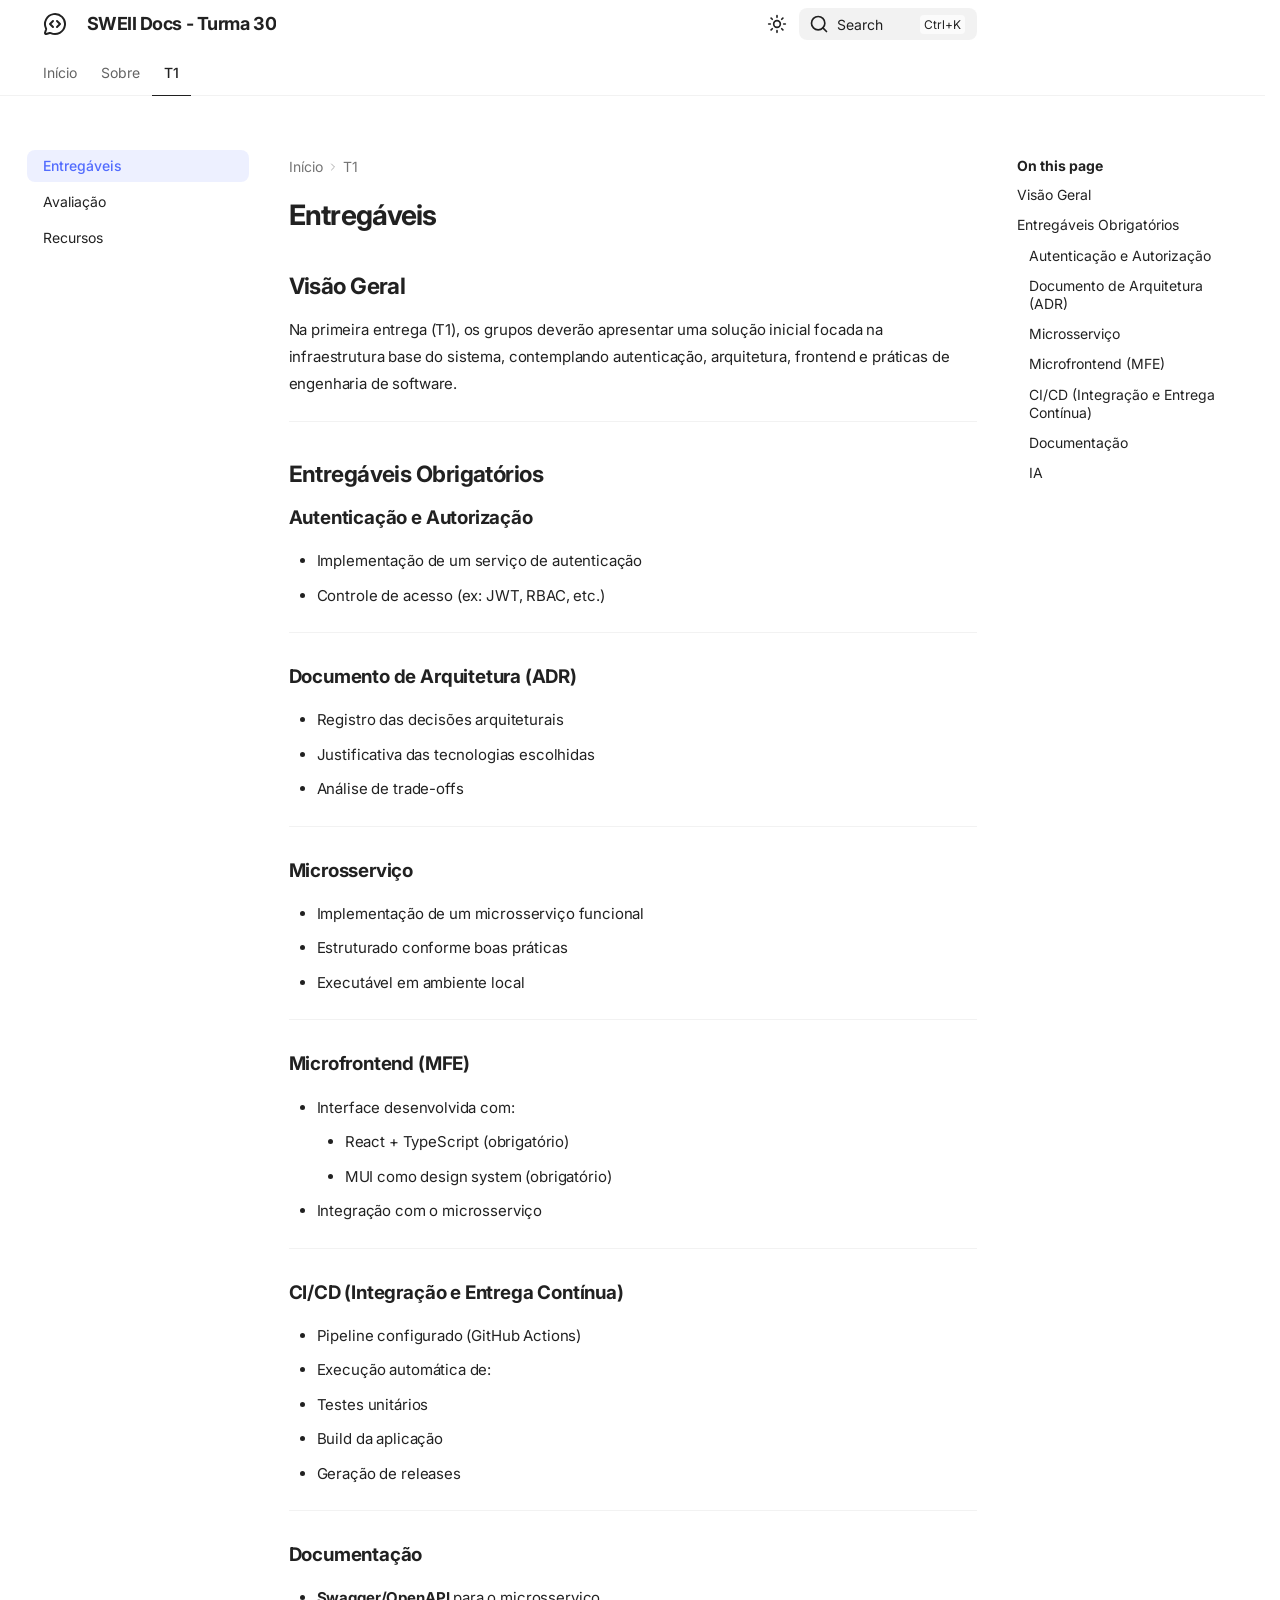
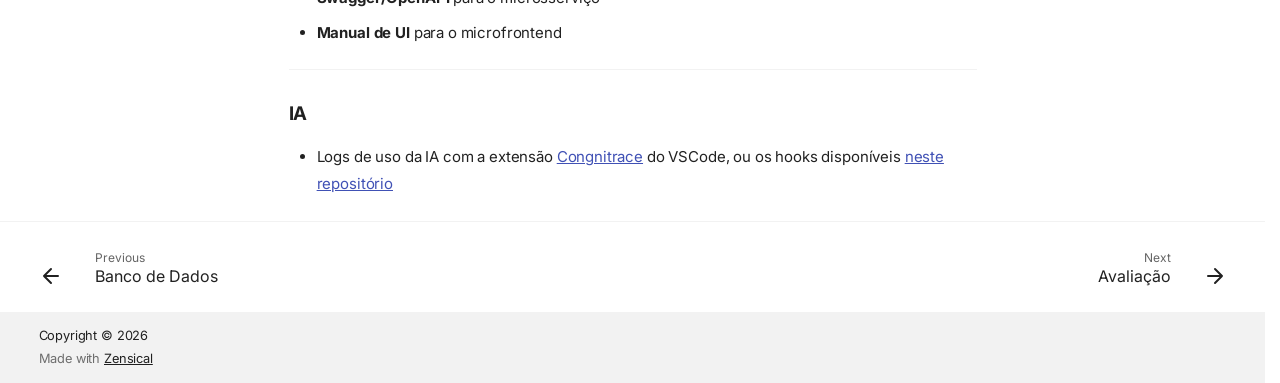
<file: site/t1/deliverables/index.html>
<!doctype html>
<html lang="en" class="no-js">
  <head>
    
      <meta charset="utf-8">
      <meta name="viewport" content="width=device-width,initial-scale=1">
      
        <meta name="description" content="Documentation for the SWEII course - Turma 30.">
      
      
        <meta name="author" content="Prof. José Pedro Schardosim Simão">
      
      
      
        <link rel="prev" href="../../about/tech/database/">
      
      
        <link rel="next" href="../evaluation/">
      
      
        
      
      
      <link rel="icon" href="../../assets/images/favicon.png">
      <meta name="generator" content="zensical-0.0.33">
    
    
      
        <title>Entregáveis - SWEII Docs - Turma 30</title>
      
    
    
      
        
      
      <link rel="stylesheet" href="../../assets/stylesheets/modern/main.53a7feaf.min.css">
      
        
          
        
        <link rel="stylesheet" href="../../assets/stylesheets/modern/palette.dfe2e883.min.css">
      
      


    
    
      
    
    
      
        
        
        <link rel="preconnect" href="https://fonts.gstatic.com" crossorigin>
        <link rel="stylesheet" href="https://fonts.googleapis.com/css?family=Inter:300,300i,400,400i,500,500i,700,700i%7CJetBrains+Mono:400,400i,700,700i&amp;display=fallback">
        <style>:root{--md-text-font:"Inter";--md-code-font:"JetBrains Mono"}</style>
      
    
    
      <link rel="stylesheet" href="../../stylesheets/extra.css">
    
    <script>__md_scope=new URL("../..",location),__md_hash=e=>[...e].reduce(((e,t)=>(e<<5)-e+t.charCodeAt(0)),0),__md_get=(e,t=localStorage,a=__md_scope)=>JSON.parse(t.getItem(a.pathname+"."+e)),__md_set=(e,t,a=localStorage,_=__md_scope)=>{try{a.setItem(_.pathname+"."+e,JSON.stringify(t))}catch(e){}},document.documentElement.setAttribute("data-platform",navigator.platform)</script>
    
      

    
    
  </head>
  
  
    
    
      
    
    
    
    
    <body dir="ltr" data-md-color-scheme="default" data-md-color-primary="indigo" data-md-color-accent="indigo">
  
    
    <input class="md-toggle" data-md-toggle="drawer" type="checkbox" id="__drawer" autocomplete="off">
    <input class="md-toggle" data-md-toggle="search" type="checkbox" id="__search" autocomplete="off">
    <label class="md-overlay" for="__drawer" aria-label="Navigation"></label>
    <div data-md-component="skip">
      
        
        <a href="#entregaveis" class="md-skip">
          Skip to content
        </a>
      
    </div>
    <div data-md-component="announce">
      
    </div>
    
    
      

<header class="md-header" data-md-component="header">
  <nav class="md-header__inner md-grid" aria-label="Header">
    <a href="../.." title="SWEII Docs - Turma 30" class="md-header__button md-logo" aria-label="SWEII Docs - Turma 30" data-md-component="logo">
      
  
  <svg xmlns="http://www.w3.org/2000/svg" fill="none" stroke="currentColor" stroke-linecap="round" stroke-linejoin="round" stroke-width="2" class="lucide lucide-message-circle-code" viewBox="0 0 24 24"><path d="m10 9-3 3 3 3M14 15l3-3-3-3"/><path d="M2.992 16.342a2 2 0 0 1 .094 1.167l-1.065 3.29a1 1 0 0 0 1.236 1.168l3.413-.998a2 2 0 0 1 1.099.092 10 10 0 1 0-4.777-4.719"/></svg>

    </a>
    <label class="md-header__button md-icon" for="__drawer" aria-label="Navigation">
      
      <svg xmlns="http://www.w3.org/2000/svg" fill="none" stroke="currentColor" stroke-linecap="round" stroke-linejoin="round" stroke-width="2" class="lucide lucide-menu" viewBox="0 0 24 24"><path d="M4 5h16M4 12h16M4 19h16"/></svg>
    </label>
    <div class="md-header__title" data-md-component="header-title">
      <div class="md-header__ellipsis">
        <div class="md-header__topic">
          <span class="md-ellipsis">
            SWEII Docs - Turma 30
          </span>
        </div>
        <div class="md-header__topic" data-md-component="header-topic">
          <span class="md-ellipsis">
            
              Entregáveis
            
          </span>
        </div>
      </div>
    </div>
    
      
        <form class="md-header__option" data-md-component="palette">
  
    
    
    
    <input class="md-option" data-md-color-media="none" data-md-color-scheme="default" data-md-color-primary="indigo" data-md-color-accent="indigo"  aria-label="Switch to dark mode"  type="radio" name="__palette" id="__palette_0">
    
      <label class="md-header__button md-icon" title="Switch to dark mode" for="__palette_1" hidden>
        <svg xmlns="http://www.w3.org/2000/svg" fill="none" stroke="currentColor" stroke-linecap="round" stroke-linejoin="round" stroke-width="2" class="lucide lucide-sun" viewBox="0 0 24 24"><circle cx="12" cy="12" r="4"/><path d="M12 2v2M12 20v2M4.93 4.93l1.41 1.41M17.66 17.66l1.41 1.41M2 12h2M20 12h2M6.34 17.66l-1.41 1.41M19.07 4.93l-1.41 1.41"/></svg>
      </label>
    
  
    
    
    
    <input class="md-option" data-md-color-media="none" data-md-color-scheme="slate" data-md-color-primary="indigo" data-md-color-accent="indigo"  aria-label="Switch to light mode"  type="radio" name="__palette" id="__palette_1">
    
      <label class="md-header__button md-icon" title="Switch to light mode" for="__palette_0" hidden>
        <svg xmlns="http://www.w3.org/2000/svg" fill="none" stroke="currentColor" stroke-linecap="round" stroke-linejoin="round" stroke-width="2" class="lucide lucide-moon" viewBox="0 0 24 24"><path d="M20.985 12.486a9 9 0 1 1-9.473-9.472c.405-.022.617.46.402.803a6 6 0 0 0 8.268 8.268c.344-.215.825-.004.803.401"/></svg>
      </label>
    
  
</form>
      
    
    
      <script>var palette=__md_get("__palette");if(palette&&palette.color){if("(prefers-color-scheme)"===palette.color.media){var media=matchMedia("(prefers-color-scheme: light)"),input=document.querySelector(media.matches?"[data-md-color-media='(prefers-color-scheme: light)']":"[data-md-color-media='(prefers-color-scheme: dark)']");palette.color.media=input.getAttribute("data-md-color-media"),palette.color.scheme=input.getAttribute("data-md-color-scheme"),palette.color.primary=input.getAttribute("data-md-color-primary"),palette.color.accent=input.getAttribute("data-md-color-accent")}for(var[key,value]of Object.entries(palette.color))document.body.setAttribute("data-md-color-"+key,value)}</script>
    
    
    
      
      
        <label class="md-header__button md-icon" for="__search" aria-label="Search">
          
          <svg xmlns="http://www.w3.org/2000/svg" fill="none" stroke="currentColor" stroke-linecap="round" stroke-linejoin="round" stroke-width="2" class="lucide lucide-search" viewBox="0 0 24 24"><path d="m21 21-4.34-4.34"/><circle cx="11" cy="11" r="8"/></svg>
        </label>
        <div class="md-search" data-md-component="search" role="dialog" aria-label="Search">
  <button type="button" class="md-search__button">
    Search
  </button>
</div>
      
    
    <div class="md-header__source">
      
    </div>
  </nav>
  
</header>
    
    <div class="md-container" data-md-component="container">
      
      
        
          
            
<nav class="md-tabs" aria-label="Tabs" data-md-component="tabs">
  <div class="md-grid">
    <ul class="md-tabs__list">
      
        
  
  
  
  
    <li class="md-tabs__item">
      <a href="../.." class="md-tabs__link">
        
  
  Início

      </a>
    </li>
  

      
        
  
  
  
  
    
    
      <li class="md-tabs__item">
        <a href="../../about/description/" class="md-tabs__link">
          
  
  Sobre

        </a>
      </li>
    
  

      
        
  
  
  
    
  
  
    
    
      <li class="md-tabs__item md-tabs__item--active">
        <a href="././" class="md-tabs__link">
          
  
  T1

        </a>
      </li>
    
  

      
    </ul>
  </div>
</nav>
          
        
      
      <main class="md-main" data-md-component="main">
        <div class="md-main__inner md-grid">
          
            
              
              <div class="md-sidebar md-sidebar--primary" data-md-component="sidebar" data-md-type="navigation" >
                <div class="md-sidebar__scrollwrap">
                  <div class="md-sidebar__inner">
                    


  


<nav class="md-nav md-nav--primary md-nav--lifted" aria-label="Navigation" data-md-level="0">
  <label class="md-nav__title" for="__drawer">
    <a href="../.." title="SWEII Docs - Turma 30" class="md-nav__button md-logo" aria-label="SWEII Docs - Turma 30" data-md-component="logo">
      
  
  <svg xmlns="http://www.w3.org/2000/svg" fill="none" stroke="currentColor" stroke-linecap="round" stroke-linejoin="round" stroke-width="2" class="lucide lucide-message-circle-code" viewBox="0 0 24 24"><path d="m10 9-3 3 3 3M14 15l3-3-3-3"/><path d="M2.992 16.342a2 2 0 0 1 .094 1.167l-1.065 3.29a1 1 0 0 0 1.236 1.168l3.413-.998a2 2 0 0 1 1.099.092 10 10 0 1 0-4.777-4.719"/></svg>

    </a>
    SWEII Docs - Turma 30
  </label>
  
  <ul class="md-nav__list" data-md-scrollfix>
    
      
      
  
  
  
  
    <li class="md-nav__item">
      <a href="../.." class="md-nav__link">
        
  
  
    <svg xmlns="http://www.w3.org/2000/svg" fill="none" stroke="currentColor" stroke-linecap="round" stroke-linejoin="round" stroke-width="2" class="lucide lucide-rocket" viewBox="0 0 24 24"><path d="M12 15v5s3.03-.55 4-2c1.08-1.62 0-5 0-5M4.5 16.5c-1.5 1.26-2 5-2 5s3.74-.5 5-2c.71-.84.7-2.13-.09-2.91a2.18 2.18 0 0 0-2.91-.09"/><path d="M9 12a22 22 0 0 1 2-3.95A12.88 12.88 0 0 1 22 2c0 2.72-.78 7.5-6 11a22.4 22.4 0 0 1-4 2z"/><path d="M9 12H4s.55-3.03 2-4c1.62-1.08 5 .05 5 .05"/></svg>
  
  <span class="md-ellipsis">
    
  
    Início
  

    
  </span>
  
  

      </a>
    </li>
  

    
      
      
  
  
  
  
    
    
      
        
      
        
      
        
      
        
      
        
      
    
    
    
      
      
        
      
    
    
    <li class="md-nav__item md-nav__item--nested">
      
        
        
        <input class="md-nav__toggle md-toggle " type="checkbox" id="__nav_2" >
        
          
          <label class="md-nav__link" for="__nav_2" id="__nav_2_label" tabindex="0">
            
  
  
  <span class="md-ellipsis">
    
  
    Sobre
  

    
  </span>
  
  

            <span class="md-nav__icon md-icon"></span>
          </label>
        
        <nav class="md-nav" data-md-level="1" aria-labelledby="__nav_2_label" aria-expanded="false">
          <label class="md-nav__title" for="__nav_2">
            <span class="md-nav__icon md-icon"></span>
            
  
    Sobre
  

          </label>
          <ul class="md-nav__list" data-md-scrollfix>
            
              
                
  
  
  
  
    <li class="md-nav__item">
      <a href="../../about/description/" class="md-nav__link">
        
  
  
  <span class="md-ellipsis">
    
  
    Descrição
  

    
  </span>
  
  

      </a>
    </li>
  

              
            
              
                
  
  
  
  
    <li class="md-nav__item">
      <a href="../../about/deliverables/" class="md-nav__link">
        
  
  
  <span class="md-ellipsis">
    
  
    Entregas
  

    
  </span>
  
  

      </a>
    </li>
  

              
            
              
                
  
  
  
  
    <li class="md-nav__item">
      <a href="../../about/organization/" class="md-nav__link">
        
  
  
  <span class="md-ellipsis">
    
  
    Organização
  

    
  </span>
  
  

      </a>
    </li>
  

              
            
              
                
  
  
  
  
    <li class="md-nav__item">
      <a href="../../about/adr/" class="md-nav__link">
        
  
  
  <span class="md-ellipsis">
    
  
    ADR
  

    
  </span>
  
  

      </a>
    </li>
  

              
            
              
                
  
  
  
  
    
    
      
        
      
        
      
        
      
    
    
    
      
      
        
      
    
    
    <li class="md-nav__item md-nav__item--nested">
      
        
        
        <input class="md-nav__toggle md-toggle " type="checkbox" id="__nav_2_5" >
        
          
          <label class="md-nav__link" for="__nav_2_5" id="__nav_2_5_label" tabindex="0">
            
  
  
  <span class="md-ellipsis">
    
  
    Tecnologias Sugeridas
  

    
  </span>
  
  

            <span class="md-nav__icon md-icon"></span>
          </label>
        
        <nav class="md-nav" data-md-level="2" aria-labelledby="__nav_2_5_label" aria-expanded="false">
          <label class="md-nav__title" for="__nav_2_5">
            <span class="md-nav__icon md-icon"></span>
            
  
    Tecnologias Sugeridas
  

          </label>
          <ul class="md-nav__list" data-md-scrollfix>
            
              
                
  
  
  
  
    <li class="md-nav__item">
      <a href="../../about/tech/backend/" class="md-nav__link">
        
  
  
  <span class="md-ellipsis">
    
  
    Backend
  

    
  </span>
  
  

      </a>
    </li>
  

              
            
              
                
  
  
  
  
    <li class="md-nav__item">
      <a href="../../about/tech/frontend/" class="md-nav__link">
        
  
  
  <span class="md-ellipsis">
    
  
    Frontend
  

    
  </span>
  
  

      </a>
    </li>
  

              
            
              
                
  
  
  
  
    <li class="md-nav__item">
      <a href="../../about/tech/database/" class="md-nav__link">
        
  
  
  <span class="md-ellipsis">
    
  
    Banco de Dados
  

    
  </span>
  
  

      </a>
    </li>
  

              
            
          </ul>
        </nav>
      
    </li>
  

              
            
          </ul>
        </nav>
      
    </li>
  

    
      
      
  
  
    
  
  
  
    
    
      
        
      
        
      
        
      
    
    
    
      
        
        
      
      
        
      
    
    
    <li class="md-nav__item md-nav__item--active md-nav__item--section md-nav__item--nested">
      
        
        
        <input class="md-nav__toggle md-toggle " type="checkbox" id="__nav_3" checked>
        
          
          <label class="md-nav__link" for="__nav_3" id="__nav_3_label" tabindex="">
            
  
  
  <span class="md-ellipsis">
    
  
    T1
  

    
  </span>
  
  

            <span class="md-nav__icon md-icon"></span>
          </label>
        
        <nav class="md-nav" data-md-level="1" aria-labelledby="__nav_3_label" aria-expanded="true">
          <label class="md-nav__title" for="__nav_3">
            <span class="md-nav__icon md-icon"></span>
            
  
    T1
  

          </label>
          <ul class="md-nav__list" data-md-scrollfix>
            
              
                
  
  
    
  
  
  
    <li class="md-nav__item md-nav__item--active">
      
      
      
      
        
      
      
        <label class="md-nav__link md-nav__link--active" for="__toc">
          
  
  
  <span class="md-ellipsis">
    
  
    Entregáveis
  

    
  </span>
  
  

          <span class="md-nav__icon md-icon"></span>
        </label>
      
      <a href="././" class="md-nav__link md-nav__link--active">
        
  
  
  <span class="md-ellipsis">
    
  
    Entregáveis
  

    
  </span>
  
  

      </a>
      
        


<nav class="md-nav md-nav--secondary" aria-label="On this page">
  
  
  
    
  
  
    <label class="md-nav__title" for="__toc">
      <span class="md-nav__icon md-icon"></span>
      On this page
    </label>
    <ul class="md-nav__list" data-md-component="toc" data-md-scrollfix>
      
        <li class="md-nav__item">
  <a href="#visao-geral" class="md-nav__link">
    <span class="md-ellipsis">
      
        Visão Geral
      
    </span>
  </a>
  
</li>
      
        <li class="md-nav__item">
  <a href="#entregaveis-obrigatorios" class="md-nav__link">
    <span class="md-ellipsis">
      
        Entregáveis Obrigatórios
      
    </span>
  </a>
  
    <nav class="md-nav" aria-label="Entregáveis Obrigatórios">
      <ul class="md-nav__list">
        
          <li class="md-nav__item">
  <a href="#autenticacao-e-autorizacao" class="md-nav__link">
    <span class="md-ellipsis">
      
        Autenticação e Autorização
      
    </span>
  </a>
  
</li>
        
          <li class="md-nav__item">
  <a href="#documento-de-arquitetura-adr" class="md-nav__link">
    <span class="md-ellipsis">
      
        Documento de Arquitetura (ADR)
      
    </span>
  </a>
  
</li>
        
          <li class="md-nav__item">
  <a href="#microsservico" class="md-nav__link">
    <span class="md-ellipsis">
      
        Microsserviço
      
    </span>
  </a>
  
</li>
        
          <li class="md-nav__item">
  <a href="#microfrontend-mfe" class="md-nav__link">
    <span class="md-ellipsis">
      
        Microfrontend (MFE)
      
    </span>
  </a>
  
</li>
        
          <li class="md-nav__item">
  <a href="#cicd-integracao-e-entrega-continua" class="md-nav__link">
    <span class="md-ellipsis">
      
        CI/CD (Integração e Entrega Contínua)
      
    </span>
  </a>
  
</li>
        
          <li class="md-nav__item">
  <a href="#documentacao" class="md-nav__link">
    <span class="md-ellipsis">
      
        Documentação
      
    </span>
  </a>
  
</li>
        
          <li class="md-nav__item">
  <a href="#ia" class="md-nav__link">
    <span class="md-ellipsis">
      
        IA
      
    </span>
  </a>
  
</li>
        
      </ul>
    </nav>
  
</li>
      
    </ul>
  
</nav>
      
    </li>
  

              
            
              
                
  
  
  
  
    <li class="md-nav__item">
      <a href="../evaluation/" class="md-nav__link">
        
  
  
  <span class="md-ellipsis">
    
  
    Avaliação
  

    
  </span>
  
  

      </a>
    </li>
  

              
            
              
                
  
  
  
  
    <li class="md-nav__item">
      <a href="../resources/" class="md-nav__link">
        
  
  
  <span class="md-ellipsis">
    
  
    Recursos
  

    
  </span>
  
  

      </a>
    </li>
  

              
            
          </ul>
        </nav>
      
    </li>
  

    
  </ul>
</nav>
                  </div>
                </div>
              </div>
            
            
              
              <div class="md-sidebar md-sidebar--secondary" data-md-component="sidebar" data-md-type="toc" >
                <div class="md-sidebar__scrollwrap">
                  
                    
                    
                    
                      
                    
                    
                      <input class="md-nav__toggle md-toggle" type="checkbox" id="__toc">
                      <div class="md-sidebar-button__wrapper">
                        <label class="md-sidebar-button" for="__toc"></label>
                      </div>
                    
                  
                  <div class="md-sidebar__inner">
                    


<nav class="md-nav md-nav--secondary" aria-label="On this page">
  
  
  
    
  
  
    <label class="md-nav__title" for="__toc">
      <span class="md-nav__icon md-icon"></span>
      On this page
    </label>
    <ul class="md-nav__list" data-md-component="toc" data-md-scrollfix>
      
        <li class="md-nav__item">
  <a href="#visao-geral" class="md-nav__link">
    <span class="md-ellipsis">
      
        Visão Geral
      
    </span>
  </a>
  
</li>
      
        <li class="md-nav__item">
  <a href="#entregaveis-obrigatorios" class="md-nav__link">
    <span class="md-ellipsis">
      
        Entregáveis Obrigatórios
      
    </span>
  </a>
  
    <nav class="md-nav" aria-label="Entregáveis Obrigatórios">
      <ul class="md-nav__list">
        
          <li class="md-nav__item">
  <a href="#autenticacao-e-autorizacao" class="md-nav__link">
    <span class="md-ellipsis">
      
        Autenticação e Autorização
      
    </span>
  </a>
  
</li>
        
          <li class="md-nav__item">
  <a href="#documento-de-arquitetura-adr" class="md-nav__link">
    <span class="md-ellipsis">
      
        Documento de Arquitetura (ADR)
      
    </span>
  </a>
  
</li>
        
          <li class="md-nav__item">
  <a href="#microsservico" class="md-nav__link">
    <span class="md-ellipsis">
      
        Microsserviço
      
    </span>
  </a>
  
</li>
        
          <li class="md-nav__item">
  <a href="#microfrontend-mfe" class="md-nav__link">
    <span class="md-ellipsis">
      
        Microfrontend (MFE)
      
    </span>
  </a>
  
</li>
        
          <li class="md-nav__item">
  <a href="#cicd-integracao-e-entrega-continua" class="md-nav__link">
    <span class="md-ellipsis">
      
        CI/CD (Integração e Entrega Contínua)
      
    </span>
  </a>
  
</li>
        
          <li class="md-nav__item">
  <a href="#documentacao" class="md-nav__link">
    <span class="md-ellipsis">
      
        Documentação
      
    </span>
  </a>
  
</li>
        
          <li class="md-nav__item">
  <a href="#ia" class="md-nav__link">
    <span class="md-ellipsis">
      
        IA
      
    </span>
  </a>
  
</li>
        
      </ul>
    </nav>
  
</li>
      
    </ul>
  
</nav>
                  </div>
                </div>
              </div>
            
          
          
            <div class="md-content" data-md-component="content">
              
                



  


  <nav class="md-path" aria-label="Navigation" >
    <ol class="md-path__list">
      
        
  
  
    <li class="md-path__item">
      <a href="../.." class="md-path__link">
        
  <span class="md-ellipsis">
    Início
  </span>

      </a>
    </li>
  

      
      
        
  
  
    
    
      <li class="md-path__item">
        <a href="././" class="md-path__link">
          
  <span class="md-ellipsis">
    T1
  </span>

        </a>
      </li>
    
  

      
    </ol>
  </nav>

              
              <article class="md-content__inner md-typeset">
                
                  

<h1 id="entregaveis">Entregáveis<a class="headerlink" href="#entregaveis" title="Permanent link">&para;</a></h1>
<h2 id="visao-geral">Visão Geral<a class="headerlink" href="#visao-geral" title="Permanent link">&para;</a></h2>
<p>Na primeira entrega (T1), os grupos deverão apresentar uma solução inicial focada na infraestrutura base do sistema, contemplando autenticação, arquitetura, frontend e práticas de engenharia de software.</p>
<hr />
<h2 id="entregaveis-obrigatorios">Entregáveis Obrigatórios<a class="headerlink" href="#entregaveis-obrigatorios" title="Permanent link">&para;</a></h2>
<h3 id="autenticacao-e-autorizacao">Autenticação e Autorização<a class="headerlink" href="#autenticacao-e-autorizacao" title="Permanent link">&para;</a></h3>
<ul>
<li>Implementação de um serviço de autenticação</li>
<li>Controle de acesso (ex: JWT, RBAC, etc.)</li>
</ul>
<hr />
<h3 id="documento-de-arquitetura-adr">Documento de Arquitetura (ADR)<a class="headerlink" href="#documento-de-arquitetura-adr" title="Permanent link">&para;</a></h3>
<ul>
<li>Registro das decisões arquiteturais</li>
<li>Justificativa das tecnologias escolhidas</li>
<li>Análise de trade-offs</li>
</ul>
<hr />
<h3 id="microsservico">Microsserviço<a class="headerlink" href="#microsservico" title="Permanent link">&para;</a></h3>
<ul>
<li>Implementação de um microsserviço funcional</li>
<li>Estruturado conforme boas práticas</li>
<li>Executável em ambiente local</li>
</ul>
<hr />
<h3 id="microfrontend-mfe">Microfrontend (MFE)<a class="headerlink" href="#microfrontend-mfe" title="Permanent link">&para;</a></h3>
<ul>
<li>Interface desenvolvida com:<ul>
<li>React + TypeScript (obrigatório)</li>
<li>MUI como design system (obrigatório)</li>
</ul>
</li>
<li>Integração com o microsserviço</li>
</ul>
<hr />
<h3 id="cicd-integracao-e-entrega-continua">CI/CD (Integração e Entrega Contínua)<a class="headerlink" href="#cicd-integracao-e-entrega-continua" title="Permanent link">&para;</a></h3>
<ul>
<li>Pipeline configurado (GitHub Actions)</li>
<li>Execução automática de:</li>
<li>Testes unitários</li>
<li>Build da aplicação</li>
<li>Geração de releases</li>
</ul>
<hr />
<h3 id="documentacao">Documentação<a class="headerlink" href="#documentacao" title="Permanent link">&para;</a></h3>
<ul>
<li><strong>Swagger/OpenAPI</strong> para o microsserviço</li>
<li><strong>Manual de UI</strong> para o microfrontend</li>
</ul>
<hr />
<h3 id="ia">IA<a class="headerlink" href="#ia" title="Permanent link">&para;</a></h3>
<ul>
<li>Logs de uso da IA com a extensão <a href="https://marketplace.visualstudio.com/items?itemName=schardosim.cognitrace">Congnitrace</a> do VSCode, ou os hooks disponíveis <a href="https://github.com/simaoj/prompt-auto-log">neste repositório</a></li>
</ul>














                
              </article>
            </div>
          
          
  <script>var tabs=__md_get("__tabs");if(Array.isArray(tabs))e:for(var set of document.querySelectorAll(".tabbed-set")){var labels=set.querySelector(".tabbed-labels");for(var tab of tabs)for(var label of labels.getElementsByTagName("label"))if(label.innerText.trim()===tab){var input=document.getElementById(label.htmlFor);input.checked=!0;continue e}}</script>

<script>var target=document.getElementById(location.hash.slice(1));target&&target.name&&(target.checked=target.name.startsWith("__tabbed_"))</script>
        </div>
        
          <button type="button" class="md-top md-icon" data-md-component="top" hidden>
  
  <svg xmlns="http://www.w3.org/2000/svg" fill="none" stroke="currentColor" stroke-linecap="round" stroke-linejoin="round" stroke-width="2" class="lucide lucide-circle-arrow-up" viewBox="0 0 24 24"><circle cx="12" cy="12" r="10"/><path d="m16 12-4-4-4 4M12 16V8"/></svg>
  Back to top
</button>
        
      </main>
      
        <footer class="md-footer">
  
    
      
      <nav class="md-footer__inner md-grid" aria-label="Footer" >
        
          
          <a href="../../about/tech/database/" class="md-footer__link md-footer__link--prev" aria-label="Previous: Banco de Dados">
            <div class="md-footer__button md-icon">
              
              <svg xmlns="http://www.w3.org/2000/svg" fill="none" stroke="currentColor" stroke-linecap="round" stroke-linejoin="round" stroke-width="2" class="lucide lucide-arrow-left" viewBox="0 0 24 24"><path d="m12 19-7-7 7-7M19 12H5"/></svg>
            </div>
            <div class="md-footer__title">
              <span class="md-footer__direction">
                Previous
              </span>
              <div class="md-ellipsis">
                Banco de Dados
              </div>
            </div>
          </a>
        
        
          
          <a href="../evaluation/" class="md-footer__link md-footer__link--next" aria-label="Next: Avaliação">
            <div class="md-footer__title">
              <span class="md-footer__direction">
                Next
              </span>
              <div class="md-ellipsis">
                Avaliação
              </div>
            </div>
            <div class="md-footer__button md-icon">
              
              <svg xmlns="http://www.w3.org/2000/svg" fill="none" stroke="currentColor" stroke-linecap="round" stroke-linejoin="round" stroke-width="2" class="lucide lucide-arrow-right" viewBox="0 0 24 24"><path d="M5 12h14M12 5l7 7-7 7"/></svg>
            </div>
          </a>
        
      </nav>
    
  
  <div class="md-footer-meta md-typeset">
    <div class="md-footer-meta__inner md-grid">
      <div class="md-copyright">
  
    <div class="md-copyright__highlight">
      Copyright &copy; 2026

    </div>
  
  
    Made with
    <a href="https://zensical.org/" target="_blank" rel="noopener">
      Zensical
    </a>
  
</div>
      
    </div>
  </div>
</footer>
      
    </div>
    <div class="md-dialog" data-md-component="dialog">
      <div class="md-dialog__inner md-typeset"></div>
    </div>
    
    
    
      
      
      <script id="__config" type="application/json">{"annotate":null,"base":"../..","features":["announce.dismiss","content.code.annotate","content.code.copy","content.code.select","content.footnote.tooltips","content.tabs.link","content.tooltips","navigation.footer","navigation.indexes","navigation.instant","navigation.instant.prefetch","navigation.path","navigation.sections","navigation.tabs","navigation.top","navigation.tracking","search.highlight"],"search":"../../assets/javascripts/workers/search.e2d2d235.min.js","tags":null,"translations":{"clipboard.copied":"Copied to clipboard","clipboard.copy":"Copy to clipboard","search.result.more.one":"1 more on this page","search.result.more.other":"# more on this page","search.result.none":"No matching documents","search.result.one":"1 matching document","search.result.other":"# matching documents","search.result.placeholder":"Type to start searching","search.result.term.missing":"Missing","select.version":"Select version"},"version":null}</script>
    
    
      <script src="../../assets/javascripts/bundle.63456bd9.min.js"></script>
      
    
  </body>
</html>
</file>
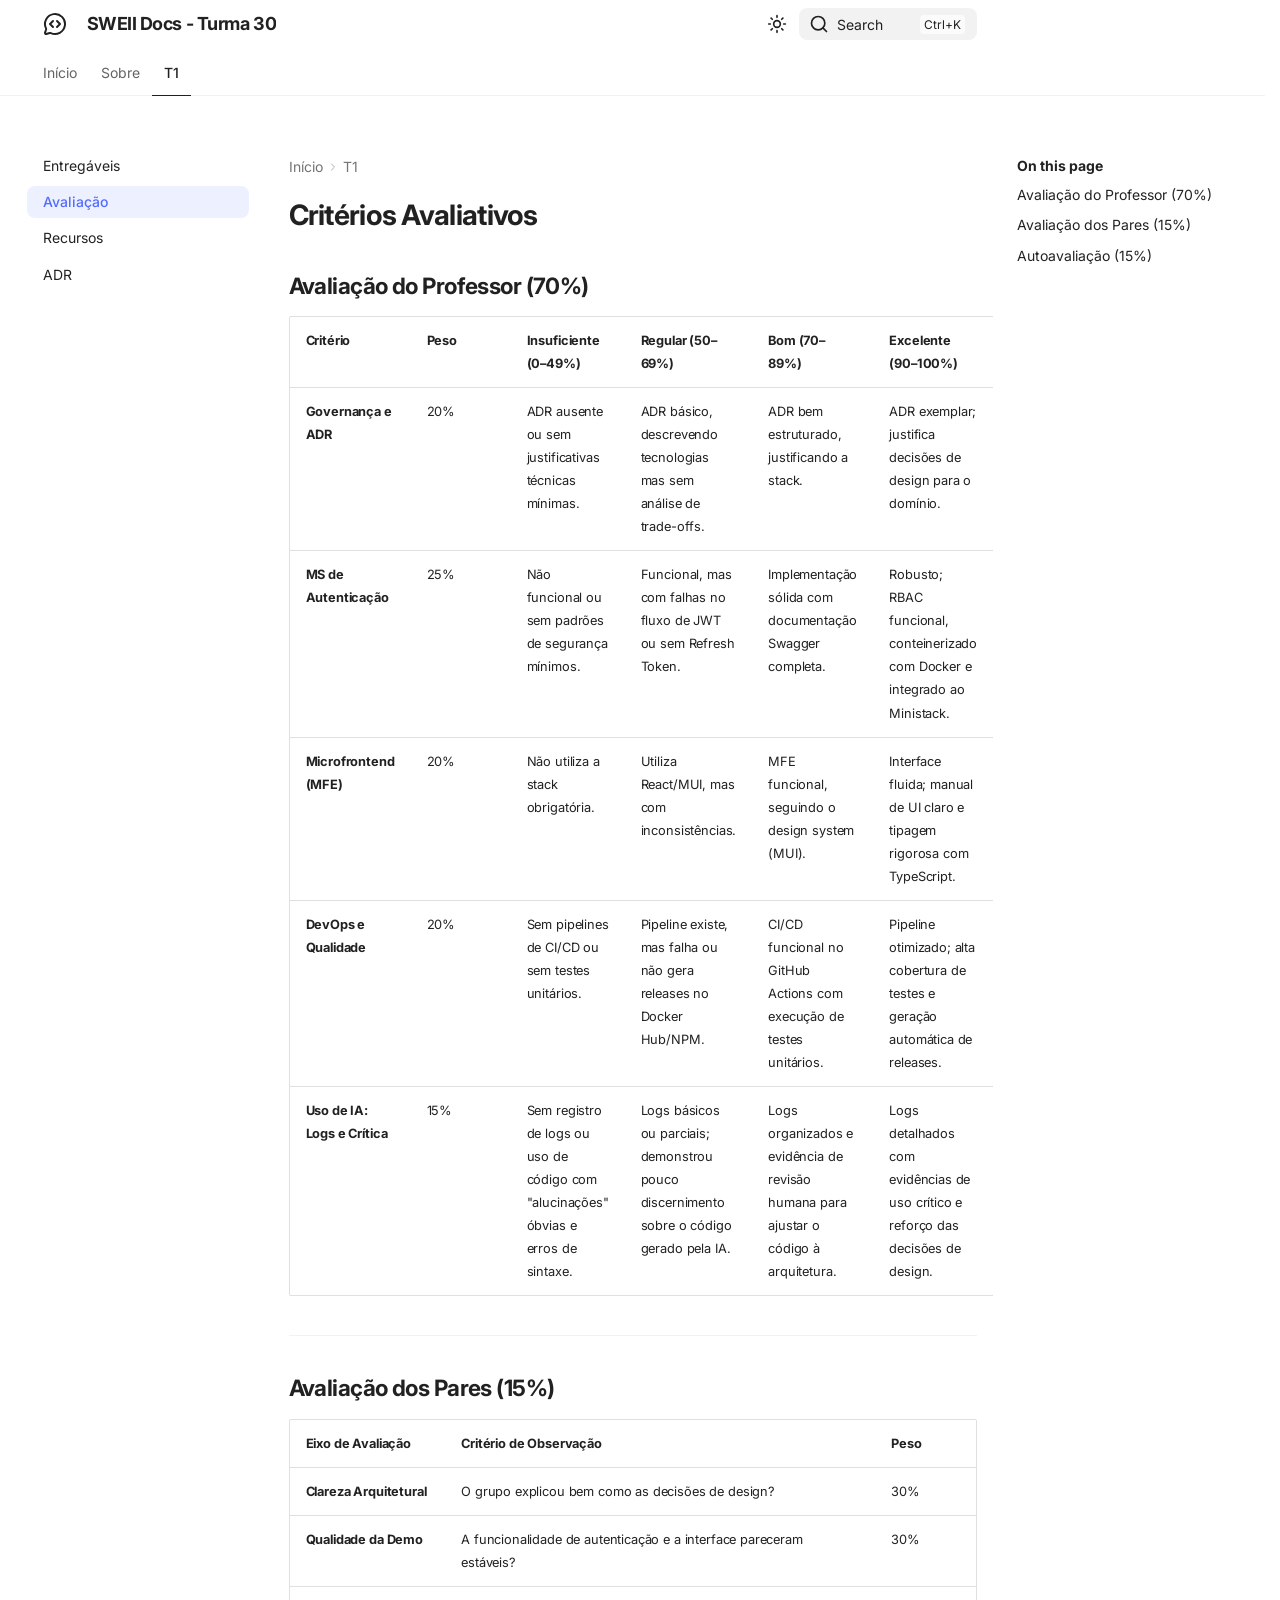
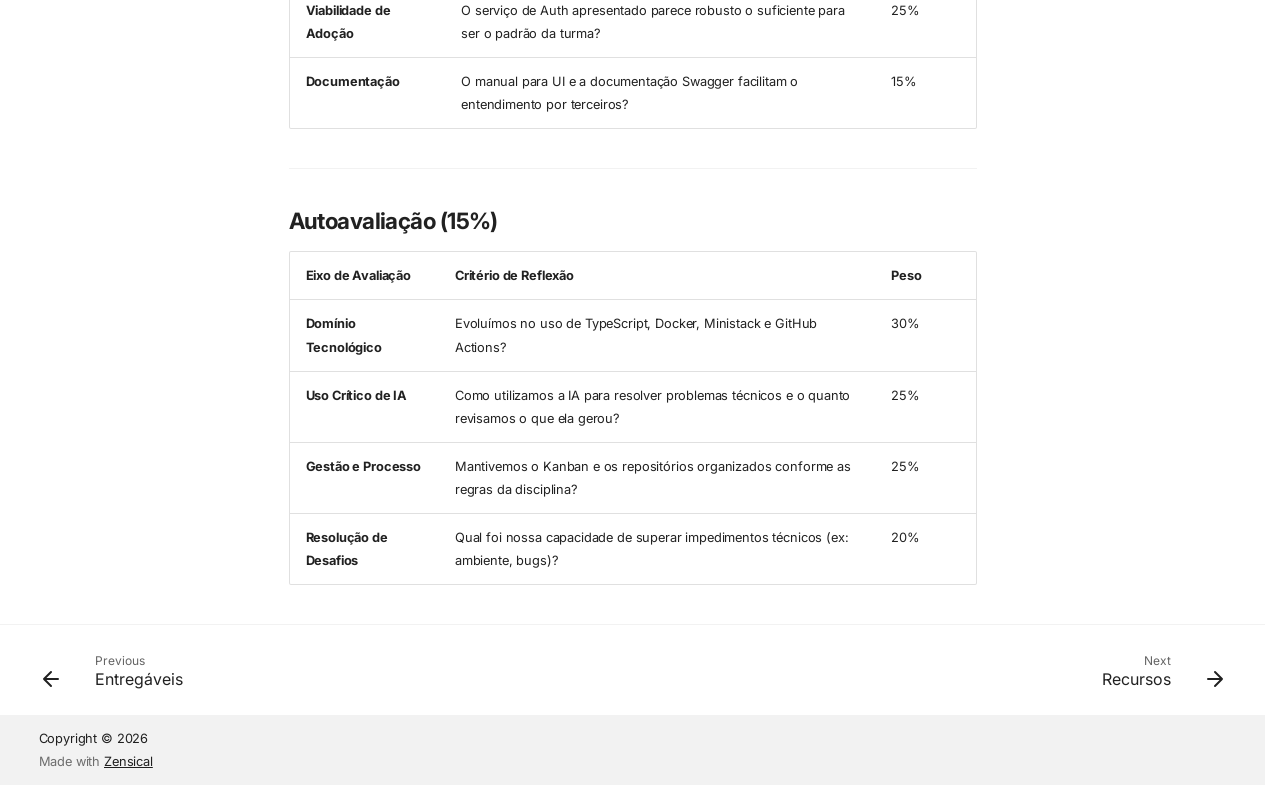
<file: site/t1/evaluation/index.html>
<!doctype html>
<html lang="en" class="no-js">
  <head>
    
      <meta charset="utf-8">
      <meta name="viewport" content="width=device-width,initial-scale=1">
      
        <meta name="description" content="Documentation for the SWEII course - Turma 30.">
      
      
        <meta name="author" content="Prof. José Pedro Schardosim Simão">
      
      
      
        <link rel="prev" href="../deliverables/">
      
      
        <link rel="next" href="../resources/">
      
      
        
      
      
      <link rel="icon" href="../../assets/images/favicon.png">
      <meta name="generator" content="zensical-0.0.33">
    
    
      
        <title>Critérios Avaliativos - SWEII Docs - Turma 30</title>
      
    
    
      
        
      
      <link rel="stylesheet" href="../../assets/stylesheets/modern/main.53a7feaf.min.css">
      
        
          
        
        <link rel="stylesheet" href="../../assets/stylesheets/modern/palette.dfe2e883.min.css">
      
      


    
    
      
    
    
      
        
        
        <link rel="preconnect" href="https://fonts.gstatic.com" crossorigin>
        <link rel="stylesheet" href="https://fonts.googleapis.com/css?family=Inter:300,300i,400,400i,500,500i,700,700i%7CJetBrains+Mono:400,400i,700,700i&amp;display=fallback">
        <style>:root{--md-text-font:"Inter";--md-code-font:"JetBrains Mono"}</style>
      
    
    
      <link rel="stylesheet" href="../../stylesheets/extra.css">
    
    <script>__md_scope=new URL("../..",location),__md_hash=e=>[...e].reduce(((e,t)=>(e<<5)-e+t.charCodeAt(0)),0),__md_get=(e,t=localStorage,a=__md_scope)=>JSON.parse(t.getItem(a.pathname+"."+e)),__md_set=(e,t,a=localStorage,_=__md_scope)=>{try{a.setItem(_.pathname+"."+e,JSON.stringify(t))}catch(e){}},document.documentElement.setAttribute("data-platform",navigator.platform)</script>
    
      

    
    
  </head>
  
  
    
    
      
    
    
    
    
    <body dir="ltr" data-md-color-scheme="default" data-md-color-primary="indigo" data-md-color-accent="indigo">
  
    
    <input class="md-toggle" data-md-toggle="drawer" type="checkbox" id="__drawer" autocomplete="off">
    <input class="md-toggle" data-md-toggle="search" type="checkbox" id="__search" autocomplete="off">
    <label class="md-overlay" for="__drawer" aria-label="Navigation"></label>
    <div data-md-component="skip">
      
        
        <a href="#criterios-avaliativos" class="md-skip">
          Skip to content
        </a>
      
    </div>
    <div data-md-component="announce">
      
    </div>
    
    
      

<header class="md-header" data-md-component="header">
  <nav class="md-header__inner md-grid" aria-label="Header">
    <a href="../.." title="SWEII Docs - Turma 30" class="md-header__button md-logo" aria-label="SWEII Docs - Turma 30" data-md-component="logo">
      
  
  <svg xmlns="http://www.w3.org/2000/svg" fill="none" stroke="currentColor" stroke-linecap="round" stroke-linejoin="round" stroke-width="2" class="lucide lucide-message-circle-code" viewBox="0 0 24 24"><path d="m10 9-3 3 3 3M14 15l3-3-3-3"/><path d="M2.992 16.342a2 2 0 0 1 .094 1.167l-1.065 3.29a1 1 0 0 0 1.236 1.168l3.413-.998a2 2 0 0 1 1.099.092 10 10 0 1 0-4.777-4.719"/></svg>

    </a>
    <label class="md-header__button md-icon" for="__drawer" aria-label="Navigation">
      
      <svg xmlns="http://www.w3.org/2000/svg" fill="none" stroke="currentColor" stroke-linecap="round" stroke-linejoin="round" stroke-width="2" class="lucide lucide-menu" viewBox="0 0 24 24"><path d="M4 5h16M4 12h16M4 19h16"/></svg>
    </label>
    <div class="md-header__title" data-md-component="header-title">
      <div class="md-header__ellipsis">
        <div class="md-header__topic">
          <span class="md-ellipsis">
            SWEII Docs - Turma 30
          </span>
        </div>
        <div class="md-header__topic" data-md-component="header-topic">
          <span class="md-ellipsis">
            
              Critérios Avaliativos
            
          </span>
        </div>
      </div>
    </div>
    
      
        <form class="md-header__option" data-md-component="palette">
  
    
    
    
    <input class="md-option" data-md-color-media="none" data-md-color-scheme="default" data-md-color-primary="indigo" data-md-color-accent="indigo"  aria-label="Switch to dark mode"  type="radio" name="__palette" id="__palette_0">
    
      <label class="md-header__button md-icon" title="Switch to dark mode" for="__palette_1" hidden>
        <svg xmlns="http://www.w3.org/2000/svg" fill="none" stroke="currentColor" stroke-linecap="round" stroke-linejoin="round" stroke-width="2" class="lucide lucide-sun" viewBox="0 0 24 24"><circle cx="12" cy="12" r="4"/><path d="M12 2v2M12 20v2M4.93 4.93l1.41 1.41M17.66 17.66l1.41 1.41M2 12h2M20 12h2M6.34 17.66l-1.41 1.41M19.07 4.93l-1.41 1.41"/></svg>
      </label>
    
  
    
    
    
    <input class="md-option" data-md-color-media="none" data-md-color-scheme="slate" data-md-color-primary="indigo" data-md-color-accent="indigo"  aria-label="Switch to light mode"  type="radio" name="__palette" id="__palette_1">
    
      <label class="md-header__button md-icon" title="Switch to light mode" for="__palette_0" hidden>
        <svg xmlns="http://www.w3.org/2000/svg" fill="none" stroke="currentColor" stroke-linecap="round" stroke-linejoin="round" stroke-width="2" class="lucide lucide-moon" viewBox="0 0 24 24"><path d="M20.985 12.486a9 9 0 1 1-9.473-9.472c.405-.022.617.46.402.803a6 6 0 0 0 8.268 8.268c.344-.215.825-.004.803.401"/></svg>
      </label>
    
  
</form>
      
    
    
      <script>var palette=__md_get("__palette");if(palette&&palette.color){if("(prefers-color-scheme)"===palette.color.media){var media=matchMedia("(prefers-color-scheme: light)"),input=document.querySelector(media.matches?"[data-md-color-media='(prefers-color-scheme: light)']":"[data-md-color-media='(prefers-color-scheme: dark)']");palette.color.media=input.getAttribute("data-md-color-media"),palette.color.scheme=input.getAttribute("data-md-color-scheme"),palette.color.primary=input.getAttribute("data-md-color-primary"),palette.color.accent=input.getAttribute("data-md-color-accent")}for(var[key,value]of Object.entries(palette.color))document.body.setAttribute("data-md-color-"+key,value)}</script>
    
    
    
      
      
        <label class="md-header__button md-icon" for="__search" aria-label="Search">
          
          <svg xmlns="http://www.w3.org/2000/svg" fill="none" stroke="currentColor" stroke-linecap="round" stroke-linejoin="round" stroke-width="2" class="lucide lucide-search" viewBox="0 0 24 24"><path d="m21 21-4.34-4.34"/><circle cx="11" cy="11" r="8"/></svg>
        </label>
        <div class="md-search" data-md-component="search" role="dialog" aria-label="Search">
  <button type="button" class="md-search__button">
    Search
  </button>
</div>
      
    
    <div class="md-header__source">
      
    </div>
  </nav>
  
</header>
    
    <div class="md-container" data-md-component="container">
      
      
        
          
            
<nav class="md-tabs" aria-label="Tabs" data-md-component="tabs">
  <div class="md-grid">
    <ul class="md-tabs__list">
      
        
  
  
  
  
    <li class="md-tabs__item">
      <a href="../.." class="md-tabs__link">
        
  
  Início

      </a>
    </li>
  

      
        
  
  
  
  
    
    
      <li class="md-tabs__item">
        <a href="../../about/description/" class="md-tabs__link">
          
  
  Sobre

        </a>
      </li>
    
  

      
        
  
  
  
    
  
  
    
    
      <li class="md-tabs__item md-tabs__item--active">
        <a href="../deliverables/" class="md-tabs__link">
          
  
  T1

        </a>
      </li>
    
  

      
    </ul>
  </div>
</nav>
          
        
      
      <main class="md-main" data-md-component="main">
        <div class="md-main__inner md-grid">
          
            
              
              <div class="md-sidebar md-sidebar--primary" data-md-component="sidebar" data-md-type="navigation" >
                <div class="md-sidebar__scrollwrap">
                  <div class="md-sidebar__inner">
                    


  


<nav class="md-nav md-nav--primary md-nav--lifted" aria-label="Navigation" data-md-level="0">
  <label class="md-nav__title" for="__drawer">
    <a href="../.." title="SWEII Docs - Turma 30" class="md-nav__button md-logo" aria-label="SWEII Docs - Turma 30" data-md-component="logo">
      
  
  <svg xmlns="http://www.w3.org/2000/svg" fill="none" stroke="currentColor" stroke-linecap="round" stroke-linejoin="round" stroke-width="2" class="lucide lucide-message-circle-code" viewBox="0 0 24 24"><path d="m10 9-3 3 3 3M14 15l3-3-3-3"/><path d="M2.992 16.342a2 2 0 0 1 .094 1.167l-1.065 3.29a1 1 0 0 0 1.236 1.168l3.413-.998a2 2 0 0 1 1.099.092 10 10 0 1 0-4.777-4.719"/></svg>

    </a>
    SWEII Docs - Turma 30
  </label>
  
  <ul class="md-nav__list" data-md-scrollfix>
    
      
      
  
  
  
  
    <li class="md-nav__item">
      <a href="../.." class="md-nav__link">
        
  
  
    <svg xmlns="http://www.w3.org/2000/svg" fill="none" stroke="currentColor" stroke-linecap="round" stroke-linejoin="round" stroke-width="2" class="lucide lucide-rocket" viewBox="0 0 24 24"><path d="M12 15v5s3.03-.55 4-2c1.08-1.62 0-5 0-5M4.5 16.5c-1.5 1.26-2 5-2 5s3.74-.5 5-2c.71-.84.7-2.13-.09-2.91a2.18 2.18 0 0 0-2.91-.09"/><path d="M9 12a22 22 0 0 1 2-3.95A12.88 12.88 0 0 1 22 2c0 2.72-.78 7.5-6 11a22.4 22.4 0 0 1-4 2z"/><path d="M9 12H4s.55-3.03 2-4c1.62-1.08 5 .05 5 .05"/></svg>
  
  <span class="md-ellipsis">
    
  
    Início
  

    
  </span>
  
  

      </a>
    </li>
  

    
      
      
  
  
  
  
    
    
      
        
      
        
      
        
      
        
      
        
      
    
    
    
      
      
        
      
    
    
    <li class="md-nav__item md-nav__item--nested">
      
        
        
        <input class="md-nav__toggle md-toggle " type="checkbox" id="__nav_2" >
        
          
          <label class="md-nav__link" for="__nav_2" id="__nav_2_label" tabindex="0">
            
  
  
  <span class="md-ellipsis">
    
  
    Sobre
  

    
  </span>
  
  

            <span class="md-nav__icon md-icon"></span>
          </label>
        
        <nav class="md-nav" data-md-level="1" aria-labelledby="__nav_2_label" aria-expanded="false">
          <label class="md-nav__title" for="__nav_2">
            <span class="md-nav__icon md-icon"></span>
            
  
    Sobre
  

          </label>
          <ul class="md-nav__list" data-md-scrollfix>
            
              
                
  
  
  
  
    <li class="md-nav__item">
      <a href="../../about/description/" class="md-nav__link">
        
  
  
  <span class="md-ellipsis">
    
  
    Descrição
  

    
  </span>
  
  

      </a>
    </li>
  

              
            
              
                
  
  
  
  
    <li class="md-nav__item">
      <a href="../../about/deliverables/" class="md-nav__link">
        
  
  
  <span class="md-ellipsis">
    
  
    Entregas
  

    
  </span>
  
  

      </a>
    </li>
  

              
            
              
                
  
  
  
  
    <li class="md-nav__item">
      <a href="../../about/organization/" class="md-nav__link">
        
  
  
  <span class="md-ellipsis">
    
  
    Organização
  

    
  </span>
  
  

      </a>
    </li>
  

              
            
              
                
  
  
  
  
    <li class="md-nav__item">
      <a href="../../about/adr/" class="md-nav__link">
        
  
  
  <span class="md-ellipsis">
    
  
    ADR
  

    
  </span>
  
  

      </a>
    </li>
  

              
            
              
                
  
  
  
  
    
    
      
        
      
        
      
        
      
    
    
    
      
      
        
      
    
    
    <li class="md-nav__item md-nav__item--nested">
      
        
        
        <input class="md-nav__toggle md-toggle " type="checkbox" id="__nav_2_5" >
        
          
          <label class="md-nav__link" for="__nav_2_5" id="__nav_2_5_label" tabindex="0">
            
  
  
  <span class="md-ellipsis">
    
  
    Tecnologias Sugeridas
  

    
  </span>
  
  

            <span class="md-nav__icon md-icon"></span>
          </label>
        
        <nav class="md-nav" data-md-level="2" aria-labelledby="__nav_2_5_label" aria-expanded="false">
          <label class="md-nav__title" for="__nav_2_5">
            <span class="md-nav__icon md-icon"></span>
            
  
    Tecnologias Sugeridas
  

          </label>
          <ul class="md-nav__list" data-md-scrollfix>
            
              
                
  
  
  
  
    <li class="md-nav__item">
      <a href="../../about/tech/backend/" class="md-nav__link">
        
  
  
  <span class="md-ellipsis">
    
  
    Backend
  

    
  </span>
  
  

      </a>
    </li>
  

              
            
              
                
  
  
  
  
    <li class="md-nav__item">
      <a href="../../about/tech/frontend/" class="md-nav__link">
        
  
  
  <span class="md-ellipsis">
    
  
    Frontend
  

    
  </span>
  
  

      </a>
    </li>
  

              
            
              
                
  
  
  
  
    <li class="md-nav__item">
      <a href="../../about/tech/database/" class="md-nav__link">
        
  
  
  <span class="md-ellipsis">
    
  
    Banco de Dados
  

    
  </span>
  
  

      </a>
    </li>
  

              
            
          </ul>
        </nav>
      
    </li>
  

              
            
          </ul>
        </nav>
      
    </li>
  

    
      
      
  
  
    
  
  
  
    
    
      
        
      
        
      
        
      
        
      
    
    
    
      
        
        
      
      
        
      
    
    
    <li class="md-nav__item md-nav__item--active md-nav__item--section md-nav__item--nested">
      
        
        
        <input class="md-nav__toggle md-toggle " type="checkbox" id="__nav_3" checked>
        
          
          <label class="md-nav__link" for="__nav_3" id="__nav_3_label" tabindex="">
            
  
  
  <span class="md-ellipsis">
    
  
    T1
  

    
  </span>
  
  

            <span class="md-nav__icon md-icon"></span>
          </label>
        
        <nav class="md-nav" data-md-level="1" aria-labelledby="__nav_3_label" aria-expanded="true">
          <label class="md-nav__title" for="__nav_3">
            <span class="md-nav__icon md-icon"></span>
            
  
    T1
  

          </label>
          <ul class="md-nav__list" data-md-scrollfix>
            
              
                
  
  
  
  
    <li class="md-nav__item">
      <a href="../deliverables/" class="md-nav__link">
        
  
  
  <span class="md-ellipsis">
    
  
    Entregáveis
  

    
  </span>
  
  

      </a>
    </li>
  

              
            
              
                
  
  
    
  
  
  
    <li class="md-nav__item md-nav__item--active">
      
      
      
      
        
      
      
        <label class="md-nav__link md-nav__link--active" for="__toc">
          
  
  
  <span class="md-ellipsis">
    
  
    Avaliação
  

    
  </span>
  
  

          <span class="md-nav__icon md-icon"></span>
        </label>
      
      <a href="././" class="md-nav__link md-nav__link--active">
        
  
  
  <span class="md-ellipsis">
    
  
    Avaliação
  

    
  </span>
  
  

      </a>
      
        


<nav class="md-nav md-nav--secondary" aria-label="On this page">
  
  
  
    
  
  
    <label class="md-nav__title" for="__toc">
      <span class="md-nav__icon md-icon"></span>
      On this page
    </label>
    <ul class="md-nav__list" data-md-component="toc" data-md-scrollfix>
      
        <li class="md-nav__item">
  <a href="#avaliacao-do-professor-70" class="md-nav__link">
    <span class="md-ellipsis">
      
        Avaliação do Professor (70%)
      
    </span>
  </a>
  
</li>
      
        <li class="md-nav__item">
  <a href="#avaliacao-dos-pares-15" class="md-nav__link">
    <span class="md-ellipsis">
      
        Avaliação dos Pares (15%)
      
    </span>
  </a>
  
</li>
      
        <li class="md-nav__item">
  <a href="#autoavaliacao-15" class="md-nav__link">
    <span class="md-ellipsis">
      
        Autoavaliação (15%)
      
    </span>
  </a>
  
</li>
      
    </ul>
  
</nav>
      
    </li>
  

              
            
              
                
  
  
  
  
    <li class="md-nav__item">
      <a href="../resources/" class="md-nav__link">
        
  
  
  <span class="md-ellipsis">
    
  
    Recursos
  

    
  </span>
  
  

      </a>
    </li>
  

              
            
              
                
  
  
  
  
    <li class="md-nav__item">
      <a href="../adr/" class="md-nav__link">
        
  
  
  <span class="md-ellipsis">
    
  
    ADR
  

    
  </span>
  
  

      </a>
    </li>
  

              
            
          </ul>
        </nav>
      
    </li>
  

    
  </ul>
</nav>
                  </div>
                </div>
              </div>
            
            
              
              <div class="md-sidebar md-sidebar--secondary" data-md-component="sidebar" data-md-type="toc" >
                <div class="md-sidebar__scrollwrap">
                  
                    
                    
                    
                      
                    
                    
                      <input class="md-nav__toggle md-toggle" type="checkbox" id="__toc">
                      <div class="md-sidebar-button__wrapper">
                        <label class="md-sidebar-button" for="__toc"></label>
                      </div>
                    
                  
                  <div class="md-sidebar__inner">
                    


<nav class="md-nav md-nav--secondary" aria-label="On this page">
  
  
  
    
  
  
    <label class="md-nav__title" for="__toc">
      <span class="md-nav__icon md-icon"></span>
      On this page
    </label>
    <ul class="md-nav__list" data-md-component="toc" data-md-scrollfix>
      
        <li class="md-nav__item">
  <a href="#avaliacao-do-professor-70" class="md-nav__link">
    <span class="md-ellipsis">
      
        Avaliação do Professor (70%)
      
    </span>
  </a>
  
</li>
      
        <li class="md-nav__item">
  <a href="#avaliacao-dos-pares-15" class="md-nav__link">
    <span class="md-ellipsis">
      
        Avaliação dos Pares (15%)
      
    </span>
  </a>
  
</li>
      
        <li class="md-nav__item">
  <a href="#autoavaliacao-15" class="md-nav__link">
    <span class="md-ellipsis">
      
        Autoavaliação (15%)
      
    </span>
  </a>
  
</li>
      
    </ul>
  
</nav>
                  </div>
                </div>
              </div>
            
          
          
            <div class="md-content" data-md-component="content">
              
                



  


  <nav class="md-path" aria-label="Navigation" >
    <ol class="md-path__list">
      
        
  
  
    <li class="md-path__item">
      <a href="../.." class="md-path__link">
        
  <span class="md-ellipsis">
    Início
  </span>

      </a>
    </li>
  

      
      
        
  
  
    
    
      <li class="md-path__item">
        <a href="../deliverables/" class="md-path__link">
          
  <span class="md-ellipsis">
    T1
  </span>

        </a>
      </li>
    
  

      
    </ol>
  </nav>

              
              <article class="md-content__inner md-typeset">
                
                  

<h1 id="criterios-avaliativos">Critérios Avaliativos<a class="headerlink" href="#criterios-avaliativos" title="Permanent link">&para;</a></h1>
<h2 id="avaliacao-do-professor-70">Avaliação do Professor (70%)<a class="headerlink" href="#avaliacao-do-professor-70" title="Permanent link">&para;</a></h2>
<table>
<thead>
<tr>
<th>Critério</th>
<th>Peso</th>
<th>Insuficiente (0–49%)</th>
<th>Regular (50–69%)</th>
<th>Bom (70–89%)</th>
<th>Excelente (90–100%)</th>
</tr>
</thead>
<tbody>
<tr>
<td><strong>Governança e ADR</strong></td>
<td>20%</td>
<td>ADR ausente ou sem justificativas técnicas mínimas.</td>
<td>ADR básico, descrevendo tecnologias mas sem análise de trade-offs.</td>
<td>ADR bem estruturado, justificando a stack.</td>
<td>ADR exemplar; justifica decisões de design para o domínio.</td>
</tr>
<tr>
<td><strong>MS de Autenticação</strong></td>
<td>25%</td>
<td>Não funcional ou sem padrões de segurança mínimos.</td>
<td>Funcional, mas com falhas no fluxo de JWT ou sem Refresh Token.</td>
<td>Implementação sólida com documentação Swagger completa.</td>
<td>Robusto; RBAC funcional, conteinerizado com Docker e integrado ao Ministack.</td>
</tr>
<tr>
<td><strong>Microfrontend (MFE)</strong></td>
<td>20%</td>
<td>Não utiliza a stack obrigatória.</td>
<td>Utiliza React/MUI, mas com inconsistências.</td>
<td>MFE funcional, seguindo o design system (MUI).</td>
<td>Interface fluida; manual de UI claro e tipagem rigorosa com TypeScript.</td>
</tr>
<tr>
<td><strong>DevOps e Qualidade</strong></td>
<td>20%</td>
<td>Sem pipelines de CI/CD ou sem testes unitários.</td>
<td>Pipeline existe, mas falha ou não gera releases no Docker Hub/NPM.</td>
<td>CI/CD funcional no GitHub Actions com execução de testes unitários.</td>
<td>Pipeline otimizado; alta cobertura de testes e geração automática de releases.</td>
</tr>
<tr>
<td><strong>Uso de IA: Logs e Crítica</strong></td>
<td>15%</td>
<td>Sem registro de logs ou uso de código com "alucinações" óbvias e erros de sintaxe.</td>
<td>Logs básicos ou parciais; demonstrou pouco discernimento sobre o código gerado pela IA.</td>
<td>Logs organizados e evidência de revisão humana para ajustar o código à arquitetura.</td>
<td>Logs detalhados com evidências de uso crítico e reforço das decisões de design.</td>
</tr>
</tbody>
</table>
<hr />
<h2 id="avaliacao-dos-pares-15">Avaliação dos Pares (15%)<a class="headerlink" href="#avaliacao-dos-pares-15" title="Permanent link">&para;</a></h2>
<table>
<thead>
<tr>
<th>Eixo de Avaliação</th>
<th>Critério de Observação</th>
<th>Peso</th>
</tr>
</thead>
<tbody>
<tr>
<td><strong>Clareza Arquitetural</strong></td>
<td>O grupo explicou bem como as decisões de design?</td>
<td>30%</td>
</tr>
<tr>
<td><strong>Qualidade da Demo</strong></td>
<td>A funcionalidade de autenticação e a interface pareceram estáveis?</td>
<td>30%</td>
</tr>
<tr>
<td><strong>Viabilidade de Adoção</strong></td>
<td>O serviço de Auth apresentado parece robusto o suficiente para ser o padrão da turma?</td>
<td>25%</td>
</tr>
<tr>
<td><strong>Documentação</strong></td>
<td>O manual para UI e a documentação Swagger facilitam o entendimento por terceiros?</td>
<td>15%</td>
</tr>
</tbody>
</table>
<hr />
<h2 id="autoavaliacao-15">Autoavaliação (15%)<a class="headerlink" href="#autoavaliacao-15" title="Permanent link">&para;</a></h2>
<table>
<thead>
<tr>
<th>Eixo de Avaliação</th>
<th>Critério de Reflexão</th>
<th>Peso</th>
</tr>
</thead>
<tbody>
<tr>
<td><strong>Domínio Tecnológico</strong></td>
<td>Evoluímos no uso de TypeScript, Docker, Ministack e GitHub Actions?</td>
<td>30%</td>
</tr>
<tr>
<td><strong>Uso Crítico de IA</strong></td>
<td>Como utilizamos a IA para resolver problemas técnicos e o quanto revisamos o que ela gerou?</td>
<td>25%</td>
</tr>
<tr>
<td><strong>Gestão e Processo</strong></td>
<td>Mantivemos o Kanban e os repositórios organizados conforme as regras da disciplina?</td>
<td>25%</td>
</tr>
<tr>
<td><strong>Resolução de Desafios</strong></td>
<td>Qual foi nossa capacidade de superar impedimentos técnicos (ex: ambiente, bugs)?</td>
<td>20%</td>
</tr>
</tbody>
</table>














                
              </article>
            </div>
          
          
  <script>var tabs=__md_get("__tabs");if(Array.isArray(tabs))e:for(var set of document.querySelectorAll(".tabbed-set")){var labels=set.querySelector(".tabbed-labels");for(var tab of tabs)for(var label of labels.getElementsByTagName("label"))if(label.innerText.trim()===tab){var input=document.getElementById(label.htmlFor);input.checked=!0;continue e}}</script>

<script>var target=document.getElementById(location.hash.slice(1));target&&target.name&&(target.checked=target.name.startsWith("__tabbed_"))</script>
        </div>
        
          <button type="button" class="md-top md-icon" data-md-component="top" hidden>
  
  <svg xmlns="http://www.w3.org/2000/svg" fill="none" stroke="currentColor" stroke-linecap="round" stroke-linejoin="round" stroke-width="2" class="lucide lucide-circle-arrow-up" viewBox="0 0 24 24"><circle cx="12" cy="12" r="10"/><path d="m16 12-4-4-4 4M12 16V8"/></svg>
  Back to top
</button>
        
      </main>
      
        <footer class="md-footer">
  
    
      
      <nav class="md-footer__inner md-grid" aria-label="Footer" >
        
          
          <a href="../deliverables/" class="md-footer__link md-footer__link--prev" aria-label="Previous: Entregáveis">
            <div class="md-footer__button md-icon">
              
              <svg xmlns="http://www.w3.org/2000/svg" fill="none" stroke="currentColor" stroke-linecap="round" stroke-linejoin="round" stroke-width="2" class="lucide lucide-arrow-left" viewBox="0 0 24 24"><path d="m12 19-7-7 7-7M19 12H5"/></svg>
            </div>
            <div class="md-footer__title">
              <span class="md-footer__direction">
                Previous
              </span>
              <div class="md-ellipsis">
                Entregáveis
              </div>
            </div>
          </a>
        
        
          
          <a href="../resources/" class="md-footer__link md-footer__link--next" aria-label="Next: Recursos">
            <div class="md-footer__title">
              <span class="md-footer__direction">
                Next
              </span>
              <div class="md-ellipsis">
                Recursos
              </div>
            </div>
            <div class="md-footer__button md-icon">
              
              <svg xmlns="http://www.w3.org/2000/svg" fill="none" stroke="currentColor" stroke-linecap="round" stroke-linejoin="round" stroke-width="2" class="lucide lucide-arrow-right" viewBox="0 0 24 24"><path d="M5 12h14M12 5l7 7-7 7"/></svg>
            </div>
          </a>
        
      </nav>
    
  
  <div class="md-footer-meta md-typeset">
    <div class="md-footer-meta__inner md-grid">
      <div class="md-copyright">
  
    <div class="md-copyright__highlight">
      Copyright &copy; 2026

    </div>
  
  
    Made with
    <a href="https://zensical.org/" target="_blank" rel="noopener">
      Zensical
    </a>
  
</div>
      
    </div>
  </div>
</footer>
      
    </div>
    <div class="md-dialog" data-md-component="dialog">
      <div class="md-dialog__inner md-typeset"></div>
    </div>
    
    
    
      
      
      <script id="__config" type="application/json">{"annotate":null,"base":"../..","features":["announce.dismiss","content.code.annotate","content.code.copy","content.code.select","content.footnote.tooltips","content.tabs.link","content.tooltips","navigation.footer","navigation.indexes","navigation.instant","navigation.instant.prefetch","navigation.path","navigation.sections","navigation.tabs","navigation.top","navigation.tracking","search.highlight"],"search":"../../assets/javascripts/workers/search.e2d2d235.min.js","tags":null,"translations":{"clipboard.copied":"Copied to clipboard","clipboard.copy":"Copy to clipboard","search.result.more.one":"1 more on this page","search.result.more.other":"# more on this page","search.result.none":"No matching documents","search.result.one":"1 matching document","search.result.other":"# matching documents","search.result.placeholder":"Type to start searching","search.result.term.missing":"Missing","select.version":"Select version"},"version":null}</script>
    
    
      <script src="../../assets/javascripts/bundle.63456bd9.min.js"></script>
      
    
  </body>
</html>
</file>
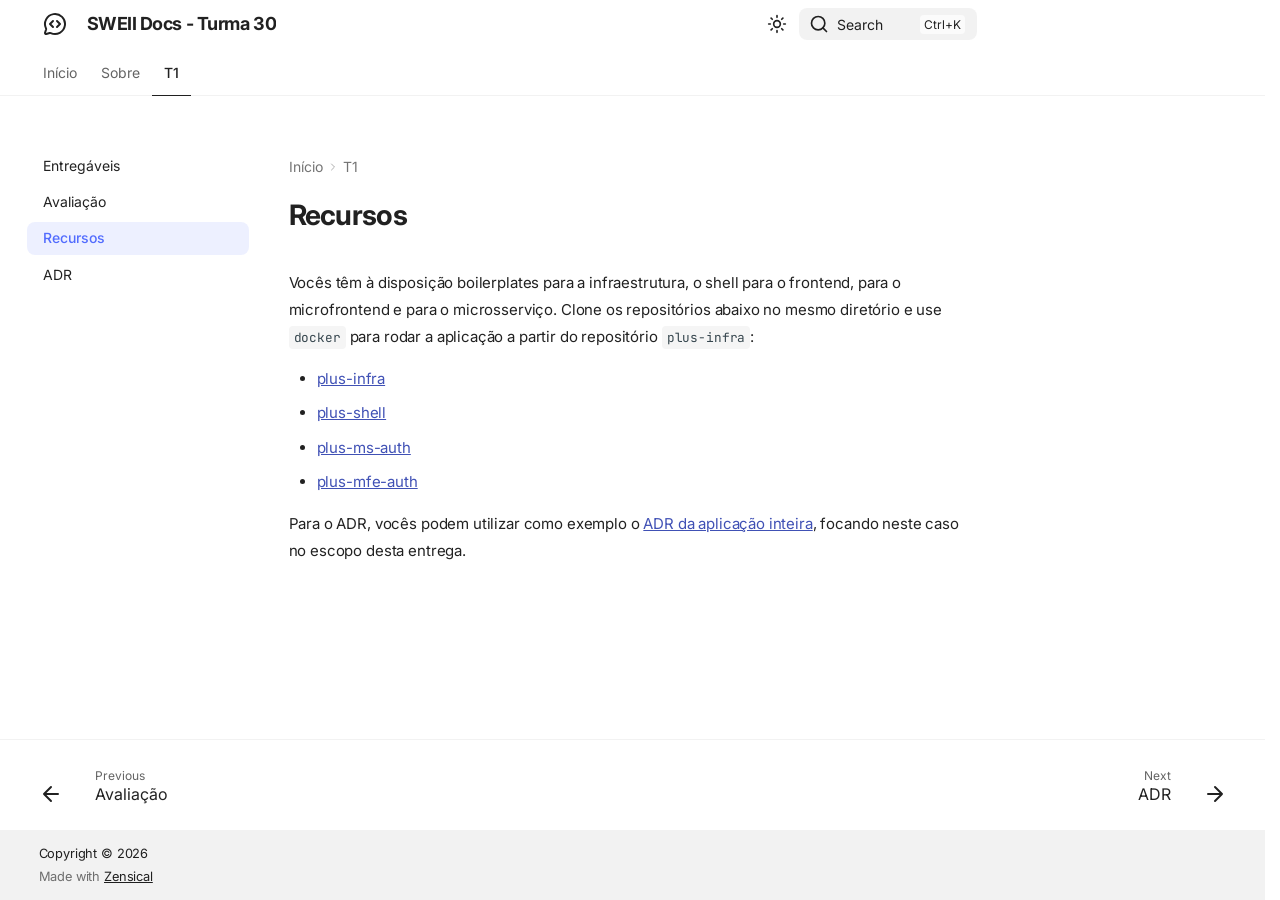
<file: site/t1/resources/index.html>
<!doctype html>
<html lang="en" class="no-js">
  <head>
    
      <meta charset="utf-8">
      <meta name="viewport" content="width=device-width,initial-scale=1">
      
        <meta name="description" content="Documentation for the SWEII course - Turma 30.">
      
      
        <meta name="author" content="Prof. José Pedro Schardosim Simão">
      
      
      
        <link rel="prev" href="../evaluation/">
      
      
        <link rel="next" href="../adr/">
      
      
        
      
      
      <link rel="icon" href="../../assets/images/favicon.png">
      <meta name="generator" content="zensical-0.0.33">
    
    
      
        <title>Recursos - SWEII Docs - Turma 30</title>
      
    
    
      
        
      
      <link rel="stylesheet" href="../../assets/stylesheets/modern/main.53a7feaf.min.css">
      
        
          
        
        <link rel="stylesheet" href="../../assets/stylesheets/modern/palette.dfe2e883.min.css">
      
      


    
    
      
    
    
      
        
        
        <link rel="preconnect" href="https://fonts.gstatic.com" crossorigin>
        <link rel="stylesheet" href="https://fonts.googleapis.com/css?family=Inter:300,300i,400,400i,500,500i,700,700i%7CJetBrains+Mono:400,400i,700,700i&amp;display=fallback">
        <style>:root{--md-text-font:"Inter";--md-code-font:"JetBrains Mono"}</style>
      
    
    
      <link rel="stylesheet" href="../../stylesheets/extra.css">
    
    <script>__md_scope=new URL("../..",location),__md_hash=e=>[...e].reduce(((e,t)=>(e<<5)-e+t.charCodeAt(0)),0),__md_get=(e,t=localStorage,a=__md_scope)=>JSON.parse(t.getItem(a.pathname+"."+e)),__md_set=(e,t,a=localStorage,_=__md_scope)=>{try{a.setItem(_.pathname+"."+e,JSON.stringify(t))}catch(e){}},document.documentElement.setAttribute("data-platform",navigator.platform)</script>
    
      

    
    
  </head>
  
  
    
    
      
    
    
    
    
    <body dir="ltr" data-md-color-scheme="default" data-md-color-primary="indigo" data-md-color-accent="indigo">
  
    
    <input class="md-toggle" data-md-toggle="drawer" type="checkbox" id="__drawer" autocomplete="off">
    <input class="md-toggle" data-md-toggle="search" type="checkbox" id="__search" autocomplete="off">
    <label class="md-overlay" for="__drawer" aria-label="Navigation"></label>
    <div data-md-component="skip">
      
        
        <a href="#recursos" class="md-skip">
          Skip to content
        </a>
      
    </div>
    <div data-md-component="announce">
      
    </div>
    
    
      

<header class="md-header" data-md-component="header">
  <nav class="md-header__inner md-grid" aria-label="Header">
    <a href="../.." title="SWEII Docs - Turma 30" class="md-header__button md-logo" aria-label="SWEII Docs - Turma 30" data-md-component="logo">
      
  
  <svg xmlns="http://www.w3.org/2000/svg" fill="none" stroke="currentColor" stroke-linecap="round" stroke-linejoin="round" stroke-width="2" class="lucide lucide-message-circle-code" viewBox="0 0 24 24"><path d="m10 9-3 3 3 3M14 15l3-3-3-3"/><path d="M2.992 16.342a2 2 0 0 1 .094 1.167l-1.065 3.29a1 1 0 0 0 1.236 1.168l3.413-.998a2 2 0 0 1 1.099.092 10 10 0 1 0-4.777-4.719"/></svg>

    </a>
    <label class="md-header__button md-icon" for="__drawer" aria-label="Navigation">
      
      <svg xmlns="http://www.w3.org/2000/svg" fill="none" stroke="currentColor" stroke-linecap="round" stroke-linejoin="round" stroke-width="2" class="lucide lucide-menu" viewBox="0 0 24 24"><path d="M4 5h16M4 12h16M4 19h16"/></svg>
    </label>
    <div class="md-header__title" data-md-component="header-title">
      <div class="md-header__ellipsis">
        <div class="md-header__topic">
          <span class="md-ellipsis">
            SWEII Docs - Turma 30
          </span>
        </div>
        <div class="md-header__topic" data-md-component="header-topic">
          <span class="md-ellipsis">
            
              Recursos
            
          </span>
        </div>
      </div>
    </div>
    
      
        <form class="md-header__option" data-md-component="palette">
  
    
    
    
    <input class="md-option" data-md-color-media="none" data-md-color-scheme="default" data-md-color-primary="indigo" data-md-color-accent="indigo"  aria-label="Switch to dark mode"  type="radio" name="__palette" id="__palette_0">
    
      <label class="md-header__button md-icon" title="Switch to dark mode" for="__palette_1" hidden>
        <svg xmlns="http://www.w3.org/2000/svg" fill="none" stroke="currentColor" stroke-linecap="round" stroke-linejoin="round" stroke-width="2" class="lucide lucide-sun" viewBox="0 0 24 24"><circle cx="12" cy="12" r="4"/><path d="M12 2v2M12 20v2M4.93 4.93l1.41 1.41M17.66 17.66l1.41 1.41M2 12h2M20 12h2M6.34 17.66l-1.41 1.41M19.07 4.93l-1.41 1.41"/></svg>
      </label>
    
  
    
    
    
    <input class="md-option" data-md-color-media="none" data-md-color-scheme="slate" data-md-color-primary="indigo" data-md-color-accent="indigo"  aria-label="Switch to light mode"  type="radio" name="__palette" id="__palette_1">
    
      <label class="md-header__button md-icon" title="Switch to light mode" for="__palette_0" hidden>
        <svg xmlns="http://www.w3.org/2000/svg" fill="none" stroke="currentColor" stroke-linecap="round" stroke-linejoin="round" stroke-width="2" class="lucide lucide-moon" viewBox="0 0 24 24"><path d="M20.985 12.486a9 9 0 1 1-9.473-9.472c.405-.022.617.46.402.803a6 6 0 0 0 8.268 8.268c.344-.215.825-.004.803.401"/></svg>
      </label>
    
  
</form>
      
    
    
      <script>var palette=__md_get("__palette");if(palette&&palette.color){if("(prefers-color-scheme)"===palette.color.media){var media=matchMedia("(prefers-color-scheme: light)"),input=document.querySelector(media.matches?"[data-md-color-media='(prefers-color-scheme: light)']":"[data-md-color-media='(prefers-color-scheme: dark)']");palette.color.media=input.getAttribute("data-md-color-media"),palette.color.scheme=input.getAttribute("data-md-color-scheme"),palette.color.primary=input.getAttribute("data-md-color-primary"),palette.color.accent=input.getAttribute("data-md-color-accent")}for(var[key,value]of Object.entries(palette.color))document.body.setAttribute("data-md-color-"+key,value)}</script>
    
    
    
      
      
        <label class="md-header__button md-icon" for="__search" aria-label="Search">
          
          <svg xmlns="http://www.w3.org/2000/svg" fill="none" stroke="currentColor" stroke-linecap="round" stroke-linejoin="round" stroke-width="2" class="lucide lucide-search" viewBox="0 0 24 24"><path d="m21 21-4.34-4.34"/><circle cx="11" cy="11" r="8"/></svg>
        </label>
        <div class="md-search" data-md-component="search" role="dialog" aria-label="Search">
  <button type="button" class="md-search__button">
    Search
  </button>
</div>
      
    
    <div class="md-header__source">
      
    </div>
  </nav>
  
</header>
    
    <div class="md-container" data-md-component="container">
      
      
        
          
            
<nav class="md-tabs" aria-label="Tabs" data-md-component="tabs">
  <div class="md-grid">
    <ul class="md-tabs__list">
      
        
  
  
  
  
    <li class="md-tabs__item">
      <a href="../.." class="md-tabs__link">
        
  
  Início

      </a>
    </li>
  

      
        
  
  
  
  
    
    
      <li class="md-tabs__item">
        <a href="../../about/description/" class="md-tabs__link">
          
  
  Sobre

        </a>
      </li>
    
  

      
        
  
  
  
    
  
  
    
    
      <li class="md-tabs__item md-tabs__item--active">
        <a href="../deliverables/" class="md-tabs__link">
          
  
  T1

        </a>
      </li>
    
  

      
    </ul>
  </div>
</nav>
          
        
      
      <main class="md-main" data-md-component="main">
        <div class="md-main__inner md-grid">
          
            
              
              <div class="md-sidebar md-sidebar--primary" data-md-component="sidebar" data-md-type="navigation" >
                <div class="md-sidebar__scrollwrap">
                  <div class="md-sidebar__inner">
                    


  


<nav class="md-nav md-nav--primary md-nav--lifted" aria-label="Navigation" data-md-level="0">
  <label class="md-nav__title" for="__drawer">
    <a href="../.." title="SWEII Docs - Turma 30" class="md-nav__button md-logo" aria-label="SWEII Docs - Turma 30" data-md-component="logo">
      
  
  <svg xmlns="http://www.w3.org/2000/svg" fill="none" stroke="currentColor" stroke-linecap="round" stroke-linejoin="round" stroke-width="2" class="lucide lucide-message-circle-code" viewBox="0 0 24 24"><path d="m10 9-3 3 3 3M14 15l3-3-3-3"/><path d="M2.992 16.342a2 2 0 0 1 .094 1.167l-1.065 3.29a1 1 0 0 0 1.236 1.168l3.413-.998a2 2 0 0 1 1.099.092 10 10 0 1 0-4.777-4.719"/></svg>

    </a>
    SWEII Docs - Turma 30
  </label>
  
  <ul class="md-nav__list" data-md-scrollfix>
    
      
      
  
  
  
  
    <li class="md-nav__item">
      <a href="../.." class="md-nav__link">
        
  
  
    <svg xmlns="http://www.w3.org/2000/svg" fill="none" stroke="currentColor" stroke-linecap="round" stroke-linejoin="round" stroke-width="2" class="lucide lucide-rocket" viewBox="0 0 24 24"><path d="M12 15v5s3.03-.55 4-2c1.08-1.62 0-5 0-5M4.5 16.5c-1.5 1.26-2 5-2 5s3.74-.5 5-2c.71-.84.7-2.13-.09-2.91a2.18 2.18 0 0 0-2.91-.09"/><path d="M9 12a22 22 0 0 1 2-3.95A12.88 12.88 0 0 1 22 2c0 2.72-.78 7.5-6 11a22.4 22.4 0 0 1-4 2z"/><path d="M9 12H4s.55-3.03 2-4c1.62-1.08 5 .05 5 .05"/></svg>
  
  <span class="md-ellipsis">
    
  
    Início
  

    
  </span>
  
  

      </a>
    </li>
  

    
      
      
  
  
  
  
    
    
      
        
      
        
      
        
      
        
      
        
      
    
    
    
      
      
        
      
    
    
    <li class="md-nav__item md-nav__item--nested">
      
        
        
        <input class="md-nav__toggle md-toggle " type="checkbox" id="__nav_2" >
        
          
          <label class="md-nav__link" for="__nav_2" id="__nav_2_label" tabindex="0">
            
  
  
  <span class="md-ellipsis">
    
  
    Sobre
  

    
  </span>
  
  

            <span class="md-nav__icon md-icon"></span>
          </label>
        
        <nav class="md-nav" data-md-level="1" aria-labelledby="__nav_2_label" aria-expanded="false">
          <label class="md-nav__title" for="__nav_2">
            <span class="md-nav__icon md-icon"></span>
            
  
    Sobre
  

          </label>
          <ul class="md-nav__list" data-md-scrollfix>
            
              
                
  
  
  
  
    <li class="md-nav__item">
      <a href="../../about/description/" class="md-nav__link">
        
  
  
  <span class="md-ellipsis">
    
  
    Descrição
  

    
  </span>
  
  

      </a>
    </li>
  

              
            
              
                
  
  
  
  
    <li class="md-nav__item">
      <a href="../../about/deliverables/" class="md-nav__link">
        
  
  
  <span class="md-ellipsis">
    
  
    Entregas
  

    
  </span>
  
  

      </a>
    </li>
  

              
            
              
                
  
  
  
  
    <li class="md-nav__item">
      <a href="../../about/organization/" class="md-nav__link">
        
  
  
  <span class="md-ellipsis">
    
  
    Organização
  

    
  </span>
  
  

      </a>
    </li>
  

              
            
              
                
  
  
  
  
    <li class="md-nav__item">
      <a href="../../about/adr/" class="md-nav__link">
        
  
  
  <span class="md-ellipsis">
    
  
    ADR
  

    
  </span>
  
  

      </a>
    </li>
  

              
            
              
                
  
  
  
  
    
    
      
        
      
        
      
        
      
    
    
    
      
      
        
      
    
    
    <li class="md-nav__item md-nav__item--nested">
      
        
        
        <input class="md-nav__toggle md-toggle " type="checkbox" id="__nav_2_5" >
        
          
          <label class="md-nav__link" for="__nav_2_5" id="__nav_2_5_label" tabindex="0">
            
  
  
  <span class="md-ellipsis">
    
  
    Tecnologias Sugeridas
  

    
  </span>
  
  

            <span class="md-nav__icon md-icon"></span>
          </label>
        
        <nav class="md-nav" data-md-level="2" aria-labelledby="__nav_2_5_label" aria-expanded="false">
          <label class="md-nav__title" for="__nav_2_5">
            <span class="md-nav__icon md-icon"></span>
            
  
    Tecnologias Sugeridas
  

          </label>
          <ul class="md-nav__list" data-md-scrollfix>
            
              
                
  
  
  
  
    <li class="md-nav__item">
      <a href="../../about/tech/backend/" class="md-nav__link">
        
  
  
  <span class="md-ellipsis">
    
  
    Backend
  

    
  </span>
  
  

      </a>
    </li>
  

              
            
              
                
  
  
  
  
    <li class="md-nav__item">
      <a href="../../about/tech/frontend/" class="md-nav__link">
        
  
  
  <span class="md-ellipsis">
    
  
    Frontend
  

    
  </span>
  
  

      </a>
    </li>
  

              
            
              
                
  
  
  
  
    <li class="md-nav__item">
      <a href="../../about/tech/database/" class="md-nav__link">
        
  
  
  <span class="md-ellipsis">
    
  
    Banco de Dados
  

    
  </span>
  
  

      </a>
    </li>
  

              
            
          </ul>
        </nav>
      
    </li>
  

              
            
          </ul>
        </nav>
      
    </li>
  

    
      
      
  
  
    
  
  
  
    
    
      
        
      
        
      
        
      
        
      
    
    
    
      
        
        
      
      
        
      
    
    
    <li class="md-nav__item md-nav__item--active md-nav__item--section md-nav__item--nested">
      
        
        
        <input class="md-nav__toggle md-toggle " type="checkbox" id="__nav_3" checked>
        
          
          <label class="md-nav__link" for="__nav_3" id="__nav_3_label" tabindex="">
            
  
  
  <span class="md-ellipsis">
    
  
    T1
  

    
  </span>
  
  

            <span class="md-nav__icon md-icon"></span>
          </label>
        
        <nav class="md-nav" data-md-level="1" aria-labelledby="__nav_3_label" aria-expanded="true">
          <label class="md-nav__title" for="__nav_3">
            <span class="md-nav__icon md-icon"></span>
            
  
    T1
  

          </label>
          <ul class="md-nav__list" data-md-scrollfix>
            
              
                
  
  
  
  
    <li class="md-nav__item">
      <a href="../deliverables/" class="md-nav__link">
        
  
  
  <span class="md-ellipsis">
    
  
    Entregáveis
  

    
  </span>
  
  

      </a>
    </li>
  

              
            
              
                
  
  
  
  
    <li class="md-nav__item">
      <a href="../evaluation/" class="md-nav__link">
        
  
  
  <span class="md-ellipsis">
    
  
    Avaliação
  

    
  </span>
  
  

      </a>
    </li>
  

              
            
              
                
  
  
    
  
  
  
    <li class="md-nav__item md-nav__item--active">
      
      
      
      
        
      
      
      <a href="././" class="md-nav__link md-nav__link--active">
        
  
  
  <span class="md-ellipsis">
    
  
    Recursos
  

    
  </span>
  
  

      </a>
      
    </li>
  

              
            
              
                
  
  
  
  
    <li class="md-nav__item">
      <a href="../adr/" class="md-nav__link">
        
  
  
  <span class="md-ellipsis">
    
  
    ADR
  

    
  </span>
  
  

      </a>
    </li>
  

              
            
          </ul>
        </nav>
      
    </li>
  

    
  </ul>
</nav>
                  </div>
                </div>
              </div>
            
            
              
              <div class="md-sidebar md-sidebar--secondary" data-md-component="sidebar" data-md-type="toc" >
                <div class="md-sidebar__scrollwrap">
                  
                    
                    
                    
                      
                    
                    
                  
                  <div class="md-sidebar__inner">
                    


<nav class="md-nav md-nav--secondary" aria-label="On this page">
  
  
  
    
  
  
</nav>
                  </div>
                </div>
              </div>
            
          
          
            <div class="md-content" data-md-component="content">
              
                



  


  <nav class="md-path" aria-label="Navigation" >
    <ol class="md-path__list">
      
        
  
  
    <li class="md-path__item">
      <a href="../.." class="md-path__link">
        
  <span class="md-ellipsis">
    Início
  </span>

      </a>
    </li>
  

      
      
        
  
  
    
    
      <li class="md-path__item">
        <a href="../deliverables/" class="md-path__link">
          
  <span class="md-ellipsis">
    T1
  </span>

        </a>
      </li>
    
  

      
    </ol>
  </nav>

              
              <article class="md-content__inner md-typeset">
                
                  

<h1 id="recursos">Recursos<a class="headerlink" href="#recursos" title="Permanent link">&para;</a></h1>
<p>Vocês têm à disposição boilerplates para a infraestrutura, o shell para o frontend, para o microfrontend e para o microsserviço. Clone os repositórios abaixo no mesmo diretório e use <code>docker</code> para rodar a aplicação a partir do repositório <code>plus-infra</code>:</p>
<ul>
<li><a href="https://github.com/pucrs-sweii-2026-1-30/plus-infra">plus-infra</a></li>
<li><a href="https://github.com/pucrs-sweii-2026-1-30/plus-shell">plus-shell</a></li>
<li><a href="https://github.com/pucrs-sweii-2026-1-30/plus-ms-auth">plus-ms-auth</a></li>
<li><a href="https://github.com/pucrs-sweii-2026-1-30/plus-mfe-auth">plus-mfe-auth</a></li>
</ul>
<p>Para o ADR, vocês podem utilizar como exemplo o <a href="../../about/adr/">ADR da aplicação inteira</a>, focando neste caso no escopo desta entrega.</p>














                
              </article>
            </div>
          
          
  <script>var tabs=__md_get("__tabs");if(Array.isArray(tabs))e:for(var set of document.querySelectorAll(".tabbed-set")){var labels=set.querySelector(".tabbed-labels");for(var tab of tabs)for(var label of labels.getElementsByTagName("label"))if(label.innerText.trim()===tab){var input=document.getElementById(label.htmlFor);input.checked=!0;continue e}}</script>

<script>var target=document.getElementById(location.hash.slice(1));target&&target.name&&(target.checked=target.name.startsWith("__tabbed_"))</script>
        </div>
        
          <button type="button" class="md-top md-icon" data-md-component="top" hidden>
  
  <svg xmlns="http://www.w3.org/2000/svg" fill="none" stroke="currentColor" stroke-linecap="round" stroke-linejoin="round" stroke-width="2" class="lucide lucide-circle-arrow-up" viewBox="0 0 24 24"><circle cx="12" cy="12" r="10"/><path d="m16 12-4-4-4 4M12 16V8"/></svg>
  Back to top
</button>
        
      </main>
      
        <footer class="md-footer">
  
    
      
      <nav class="md-footer__inner md-grid" aria-label="Footer" >
        
          
          <a href="../evaluation/" class="md-footer__link md-footer__link--prev" aria-label="Previous: Avaliação">
            <div class="md-footer__button md-icon">
              
              <svg xmlns="http://www.w3.org/2000/svg" fill="none" stroke="currentColor" stroke-linecap="round" stroke-linejoin="round" stroke-width="2" class="lucide lucide-arrow-left" viewBox="0 0 24 24"><path d="m12 19-7-7 7-7M19 12H5"/></svg>
            </div>
            <div class="md-footer__title">
              <span class="md-footer__direction">
                Previous
              </span>
              <div class="md-ellipsis">
                Avaliação
              </div>
            </div>
          </a>
        
        
          
          <a href="../adr/" class="md-footer__link md-footer__link--next" aria-label="Next: ADR">
            <div class="md-footer__title">
              <span class="md-footer__direction">
                Next
              </span>
              <div class="md-ellipsis">
                ADR
              </div>
            </div>
            <div class="md-footer__button md-icon">
              
              <svg xmlns="http://www.w3.org/2000/svg" fill="none" stroke="currentColor" stroke-linecap="round" stroke-linejoin="round" stroke-width="2" class="lucide lucide-arrow-right" viewBox="0 0 24 24"><path d="M5 12h14M12 5l7 7-7 7"/></svg>
            </div>
          </a>
        
      </nav>
    
  
  <div class="md-footer-meta md-typeset">
    <div class="md-footer-meta__inner md-grid">
      <div class="md-copyright">
  
    <div class="md-copyright__highlight">
      Copyright &copy; 2026

    </div>
  
  
    Made with
    <a href="https://zensical.org/" target="_blank" rel="noopener">
      Zensical
    </a>
  
</div>
      
    </div>
  </div>
</footer>
      
    </div>
    <div class="md-dialog" data-md-component="dialog">
      <div class="md-dialog__inner md-typeset"></div>
    </div>
    
    
    
      
      
      <script id="__config" type="application/json">{"annotate":null,"base":"../..","features":["announce.dismiss","content.code.annotate","content.code.copy","content.code.select","content.footnote.tooltips","content.tabs.link","content.tooltips","navigation.footer","navigation.indexes","navigation.instant","navigation.instant.prefetch","navigation.path","navigation.sections","navigation.tabs","navigation.top","navigation.tracking","search.highlight"],"search":"../../assets/javascripts/workers/search.e2d2d235.min.js","tags":null,"translations":{"clipboard.copied":"Copied to clipboard","clipboard.copy":"Copy to clipboard","search.result.more.one":"1 more on this page","search.result.more.other":"# more on this page","search.result.none":"No matching documents","search.result.one":"1 matching document","search.result.other":"# matching documents","search.result.placeholder":"Type to start searching","search.result.term.missing":"Missing","select.version":"Select version"},"version":null}</script>
    
    
      <script src="../../assets/javascripts/bundle.63456bd9.min.js"></script>
      
    
  </body>
</html>
</file>
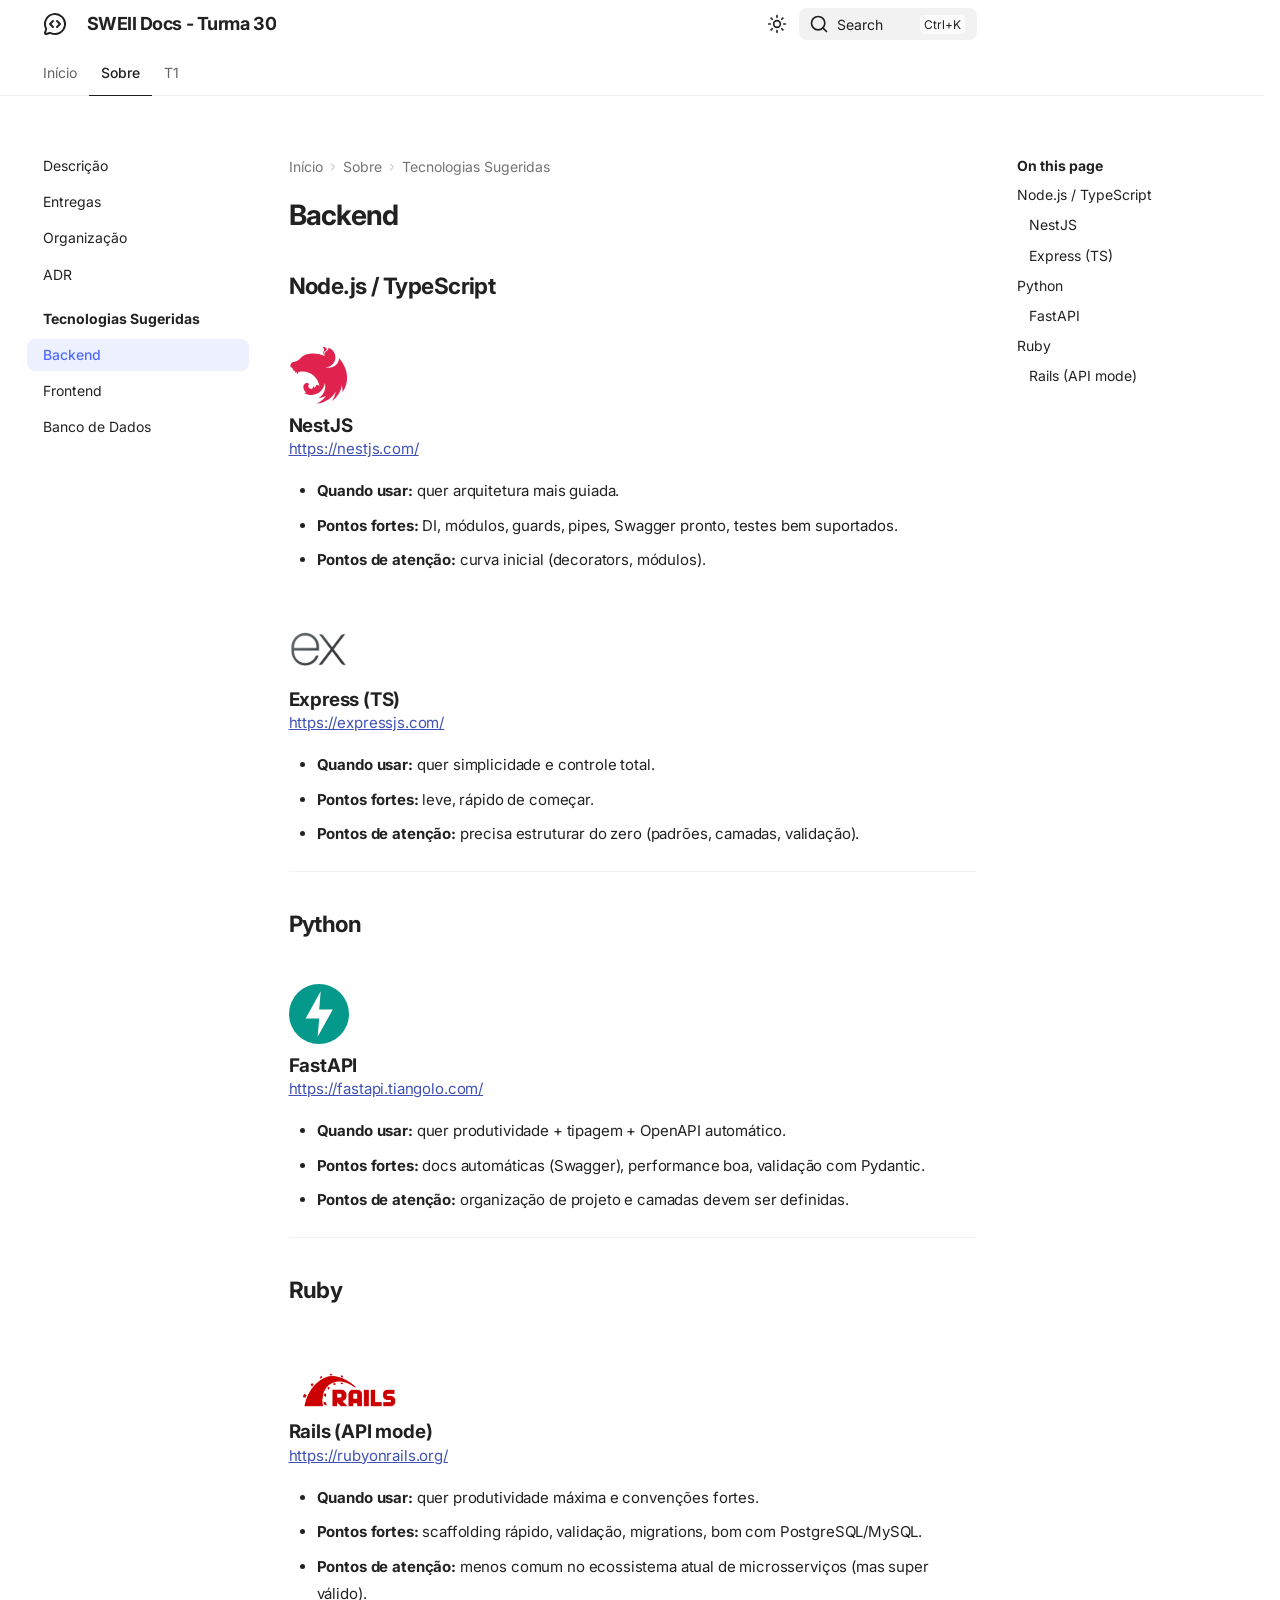
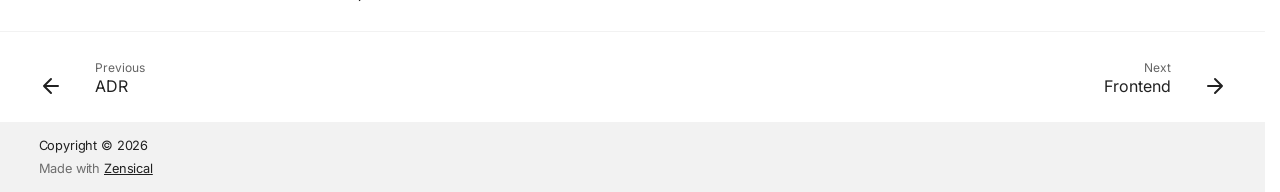
<file: site/about/tech/backend/index.html>
<!doctype html>
<html lang="en" class="no-js">
  <head>
    
      <meta charset="utf-8">
      <meta name="viewport" content="width=device-width,initial-scale=1">
      
        <meta name="description" content="Documentation for the SWEII course - Turma 30.">
      
      
        <meta name="author" content="Prof. José Pedro Schardosim Simão">
      
      
      
        <link rel="prev" href="../../adr/">
      
      
        <link rel="next" href="../frontend/">
      
      
        
      
      
      <link rel="icon" href="../../../assets/images/favicon.png">
      <meta name="generator" content="zensical-0.0.33">
    
    
      
        <title>Backend - SWEII Docs - Turma 30</title>
      
    
    
      
        
      
      <link rel="stylesheet" href="../../../assets/stylesheets/modern/main.53a7feaf.min.css">
      
        
          
        
        <link rel="stylesheet" href="../../../assets/stylesheets/modern/palette.dfe2e883.min.css">
      
      


    
    
      
    
    
      
        
        
        <link rel="preconnect" href="https://fonts.gstatic.com" crossorigin>
        <link rel="stylesheet" href="https://fonts.googleapis.com/css?family=Inter:300,300i,400,400i,500,500i,700,700i%7CJetBrains+Mono:400,400i,700,700i&amp;display=fallback">
        <style>:root{--md-text-font:"Inter";--md-code-font:"JetBrains Mono"}</style>
      
    
    
      <link rel="stylesheet" href="../../../stylesheets/extra.css">
    
    <script>__md_scope=new URL("../../..",location),__md_hash=e=>[...e].reduce(((e,t)=>(e<<5)-e+t.charCodeAt(0)),0),__md_get=(e,t=localStorage,a=__md_scope)=>JSON.parse(t.getItem(a.pathname+"."+e)),__md_set=(e,t,a=localStorage,_=__md_scope)=>{try{a.setItem(_.pathname+"."+e,JSON.stringify(t))}catch(e){}},document.documentElement.setAttribute("data-platform",navigator.platform)</script>
    
      

    
    
  </head>
  
  
    
    
      
    
    
    
    
    <body dir="ltr" data-md-color-scheme="default" data-md-color-primary="indigo" data-md-color-accent="indigo">
  
    
    <input class="md-toggle" data-md-toggle="drawer" type="checkbox" id="__drawer" autocomplete="off">
    <input class="md-toggle" data-md-toggle="search" type="checkbox" id="__search" autocomplete="off">
    <label class="md-overlay" for="__drawer" aria-label="Navigation"></label>
    <div data-md-component="skip">
      
        
        <a href="#backend" class="md-skip">
          Skip to content
        </a>
      
    </div>
    <div data-md-component="announce">
      
    </div>
    
    
      

<header class="md-header" data-md-component="header">
  <nav class="md-header__inner md-grid" aria-label="Header">
    <a href="../../.." title="SWEII Docs - Turma 30" class="md-header__button md-logo" aria-label="SWEII Docs - Turma 30" data-md-component="logo">
      
  
  <svg xmlns="http://www.w3.org/2000/svg" fill="none" stroke="currentColor" stroke-linecap="round" stroke-linejoin="round" stroke-width="2" class="lucide lucide-message-circle-code" viewBox="0 0 24 24"><path d="m10 9-3 3 3 3M14 15l3-3-3-3"/><path d="M2.992 16.342a2 2 0 0 1 .094 1.167l-1.065 3.29a1 1 0 0 0 1.236 1.168l3.413-.998a2 2 0 0 1 1.099.092 10 10 0 1 0-4.777-4.719"/></svg>

    </a>
    <label class="md-header__button md-icon" for="__drawer" aria-label="Navigation">
      
      <svg xmlns="http://www.w3.org/2000/svg" fill="none" stroke="currentColor" stroke-linecap="round" stroke-linejoin="round" stroke-width="2" class="lucide lucide-menu" viewBox="0 0 24 24"><path d="M4 5h16M4 12h16M4 19h16"/></svg>
    </label>
    <div class="md-header__title" data-md-component="header-title">
      <div class="md-header__ellipsis">
        <div class="md-header__topic">
          <span class="md-ellipsis">
            SWEII Docs - Turma 30
          </span>
        </div>
        <div class="md-header__topic" data-md-component="header-topic">
          <span class="md-ellipsis">
            
              Backend
            
          </span>
        </div>
      </div>
    </div>
    
      
        <form class="md-header__option" data-md-component="palette">
  
    
    
    
    <input class="md-option" data-md-color-media="none" data-md-color-scheme="default" data-md-color-primary="indigo" data-md-color-accent="indigo"  aria-label="Switch to dark mode"  type="radio" name="__palette" id="__palette_0">
    
      <label class="md-header__button md-icon" title="Switch to dark mode" for="__palette_1" hidden>
        <svg xmlns="http://www.w3.org/2000/svg" fill="none" stroke="currentColor" stroke-linecap="round" stroke-linejoin="round" stroke-width="2" class="lucide lucide-sun" viewBox="0 0 24 24"><circle cx="12" cy="12" r="4"/><path d="M12 2v2M12 20v2M4.93 4.93l1.41 1.41M17.66 17.66l1.41 1.41M2 12h2M20 12h2M6.34 17.66l-1.41 1.41M19.07 4.93l-1.41 1.41"/></svg>
      </label>
    
  
    
    
    
    <input class="md-option" data-md-color-media="none" data-md-color-scheme="slate" data-md-color-primary="indigo" data-md-color-accent="indigo"  aria-label="Switch to light mode"  type="radio" name="__palette" id="__palette_1">
    
      <label class="md-header__button md-icon" title="Switch to light mode" for="__palette_0" hidden>
        <svg xmlns="http://www.w3.org/2000/svg" fill="none" stroke="currentColor" stroke-linecap="round" stroke-linejoin="round" stroke-width="2" class="lucide lucide-moon" viewBox="0 0 24 24"><path d="M20.985 12.486a9 9 0 1 1-9.473-9.472c.405-.022.617.46.402.803a6 6 0 0 0 8.268 8.268c.344-.215.825-.004.803.401"/></svg>
      </label>
    
  
</form>
      
    
    
      <script>var palette=__md_get("__palette");if(palette&&palette.color){if("(prefers-color-scheme)"===palette.color.media){var media=matchMedia("(prefers-color-scheme: light)"),input=document.querySelector(media.matches?"[data-md-color-media='(prefers-color-scheme: light)']":"[data-md-color-media='(prefers-color-scheme: dark)']");palette.color.media=input.getAttribute("data-md-color-media"),palette.color.scheme=input.getAttribute("data-md-color-scheme"),palette.color.primary=input.getAttribute("data-md-color-primary"),palette.color.accent=input.getAttribute("data-md-color-accent")}for(var[key,value]of Object.entries(palette.color))document.body.setAttribute("data-md-color-"+key,value)}</script>
    
    
    
      
      
        <label class="md-header__button md-icon" for="__search" aria-label="Search">
          
          <svg xmlns="http://www.w3.org/2000/svg" fill="none" stroke="currentColor" stroke-linecap="round" stroke-linejoin="round" stroke-width="2" class="lucide lucide-search" viewBox="0 0 24 24"><path d="m21 21-4.34-4.34"/><circle cx="11" cy="11" r="8"/></svg>
        </label>
        <div class="md-search" data-md-component="search" role="dialog" aria-label="Search">
  <button type="button" class="md-search__button">
    Search
  </button>
</div>
      
    
    <div class="md-header__source">
      
    </div>
  </nav>
  
</header>
    
    <div class="md-container" data-md-component="container">
      
      
        
          
            
<nav class="md-tabs" aria-label="Tabs" data-md-component="tabs">
  <div class="md-grid">
    <ul class="md-tabs__list">
      
        
  
  
  
  
    <li class="md-tabs__item">
      <a href="../../.." class="md-tabs__link">
        
  
  Início

      </a>
    </li>
  

      
        
  
  
  
    
  
  
    
    
      <li class="md-tabs__item md-tabs__item--active">
        <a href="../../description/" class="md-tabs__link">
          
  
  Sobre

        </a>
      </li>
    
  

      
        
  
  
  
  
    
    
      <li class="md-tabs__item">
        <a href="../../../t1/deliverables/" class="md-tabs__link">
          
  
  T1

        </a>
      </li>
    
  

      
    </ul>
  </div>
</nav>
          
        
      
      <main class="md-main" data-md-component="main">
        <div class="md-main__inner md-grid">
          
            
              
              <div class="md-sidebar md-sidebar--primary" data-md-component="sidebar" data-md-type="navigation" >
                <div class="md-sidebar__scrollwrap">
                  <div class="md-sidebar__inner">
                    


  


<nav class="md-nav md-nav--primary md-nav--lifted" aria-label="Navigation" data-md-level="0">
  <label class="md-nav__title" for="__drawer">
    <a href="../../.." title="SWEII Docs - Turma 30" class="md-nav__button md-logo" aria-label="SWEII Docs - Turma 30" data-md-component="logo">
      
  
  <svg xmlns="http://www.w3.org/2000/svg" fill="none" stroke="currentColor" stroke-linecap="round" stroke-linejoin="round" stroke-width="2" class="lucide lucide-message-circle-code" viewBox="0 0 24 24"><path d="m10 9-3 3 3 3M14 15l3-3-3-3"/><path d="M2.992 16.342a2 2 0 0 1 .094 1.167l-1.065 3.29a1 1 0 0 0 1.236 1.168l3.413-.998a2 2 0 0 1 1.099.092 10 10 0 1 0-4.777-4.719"/></svg>

    </a>
    SWEII Docs - Turma 30
  </label>
  
  <ul class="md-nav__list" data-md-scrollfix>
    
      
      
  
  
  
  
    <li class="md-nav__item">
      <a href="../../.." class="md-nav__link">
        
  
  
    <svg xmlns="http://www.w3.org/2000/svg" fill="none" stroke="currentColor" stroke-linecap="round" stroke-linejoin="round" stroke-width="2" class="lucide lucide-rocket" viewBox="0 0 24 24"><path d="M12 15v5s3.03-.55 4-2c1.08-1.62 0-5 0-5M4.5 16.5c-1.5 1.26-2 5-2 5s3.74-.5 5-2c.71-.84.7-2.13-.09-2.91a2.18 2.18 0 0 0-2.91-.09"/><path d="M9 12a22 22 0 0 1 2-3.95A12.88 12.88 0 0 1 22 2c0 2.72-.78 7.5-6 11a22.4 22.4 0 0 1-4 2z"/><path d="M9 12H4s.55-3.03 2-4c1.62-1.08 5 .05 5 .05"/></svg>
  
  <span class="md-ellipsis">
    
  
    Início
  

    
  </span>
  
  

      </a>
    </li>
  

    
      
      
  
  
    
  
  
  
    
    
      
        
      
        
      
        
      
        
      
        
      
    
    
    
      
        
        
      
      
        
      
    
    
    <li class="md-nav__item md-nav__item--active md-nav__item--section md-nav__item--nested">
      
        
        
        <input class="md-nav__toggle md-toggle " type="checkbox" id="__nav_2" checked>
        
          
          <label class="md-nav__link" for="__nav_2" id="__nav_2_label" tabindex="">
            
  
  
  <span class="md-ellipsis">
    
  
    Sobre
  

    
  </span>
  
  

            <span class="md-nav__icon md-icon"></span>
          </label>
        
        <nav class="md-nav" data-md-level="1" aria-labelledby="__nav_2_label" aria-expanded="true">
          <label class="md-nav__title" for="__nav_2">
            <span class="md-nav__icon md-icon"></span>
            
  
    Sobre
  

          </label>
          <ul class="md-nav__list" data-md-scrollfix>
            
              
                
  
  
  
  
    <li class="md-nav__item">
      <a href="../../description/" class="md-nav__link">
        
  
  
  <span class="md-ellipsis">
    
  
    Descrição
  

    
  </span>
  
  

      </a>
    </li>
  

              
            
              
                
  
  
  
  
    <li class="md-nav__item">
      <a href="../../deliverables/" class="md-nav__link">
        
  
  
  <span class="md-ellipsis">
    
  
    Entregas
  

    
  </span>
  
  

      </a>
    </li>
  

              
            
              
                
  
  
  
  
    <li class="md-nav__item">
      <a href="../../organization/" class="md-nav__link">
        
  
  
  <span class="md-ellipsis">
    
  
    Organização
  

    
  </span>
  
  

      </a>
    </li>
  

              
            
              
                
  
  
  
  
    <li class="md-nav__item">
      <a href="../../adr/" class="md-nav__link">
        
  
  
  <span class="md-ellipsis">
    
  
    ADR
  

    
  </span>
  
  

      </a>
    </li>
  

              
            
              
                
  
  
    
  
  
  
    
    
      
        
      
        
      
        
      
    
    
    
      
      
        
          
          
        
      
    
    
    <li class="md-nav__item md-nav__item--active md-nav__item--section md-nav__item--nested">
      
        
        
        <input class="md-nav__toggle md-toggle " type="checkbox" id="__nav_2_5" checked>
        
          
          <label class="md-nav__link" for="__nav_2_5" id="__nav_2_5_label" tabindex="">
            
  
  
  <span class="md-ellipsis">
    
  
    Tecnologias Sugeridas
  

    
  </span>
  
  

            <span class="md-nav__icon md-icon"></span>
          </label>
        
        <nav class="md-nav" data-md-level="2" aria-labelledby="__nav_2_5_label" aria-expanded="true">
          <label class="md-nav__title" for="__nav_2_5">
            <span class="md-nav__icon md-icon"></span>
            
  
    Tecnologias Sugeridas
  

          </label>
          <ul class="md-nav__list" data-md-scrollfix>
            
              
                
  
  
    
  
  
  
    <li class="md-nav__item md-nav__item--active">
      
      
      
      
        
      
      
        <label class="md-nav__link md-nav__link--active" for="__toc">
          
  
  
  <span class="md-ellipsis">
    
  
    Backend
  

    
  </span>
  
  

          <span class="md-nav__icon md-icon"></span>
        </label>
      
      <a href="././" class="md-nav__link md-nav__link--active">
        
  
  
  <span class="md-ellipsis">
    
  
    Backend
  

    
  </span>
  
  

      </a>
      
        


<nav class="md-nav md-nav--secondary" aria-label="On this page">
  
  
  
    
  
  
    <label class="md-nav__title" for="__toc">
      <span class="md-nav__icon md-icon"></span>
      On this page
    </label>
    <ul class="md-nav__list" data-md-component="toc" data-md-scrollfix>
      
        <li class="md-nav__item">
  <a href="#nodejs-typescript" class="md-nav__link">
    <span class="md-ellipsis">
      
        Node.js / TypeScript
      
    </span>
  </a>
  
    <nav class="md-nav" aria-label="Node.js &#x2f; TypeScript">
      <ul class="md-nav__list">
        
          <li class="md-nav__item">
  <a href="#nestjs" class="md-nav__link">
    <span class="md-ellipsis">
      
        NestJS
      
    </span>
  </a>
  
</li>
        
          <li class="md-nav__item">
  <a href="#express-ts" class="md-nav__link">
    <span class="md-ellipsis">
      
        Express (TS)
      
    </span>
  </a>
  
</li>
        
      </ul>
    </nav>
  
</li>
      
        <li class="md-nav__item">
  <a href="#python" class="md-nav__link">
    <span class="md-ellipsis">
      
        Python
      
    </span>
  </a>
  
    <nav class="md-nav" aria-label="Python">
      <ul class="md-nav__list">
        
          <li class="md-nav__item">
  <a href="#fastapi" class="md-nav__link">
    <span class="md-ellipsis">
      
        FastAPI
      
    </span>
  </a>
  
</li>
        
      </ul>
    </nav>
  
</li>
      
        <li class="md-nav__item">
  <a href="#ruby" class="md-nav__link">
    <span class="md-ellipsis">
      
        Ruby
      
    </span>
  </a>
  
    <nav class="md-nav" aria-label="Ruby">
      <ul class="md-nav__list">
        
          <li class="md-nav__item">
  <a href="#rails-api-mode" class="md-nav__link">
    <span class="md-ellipsis">
      
        Rails (API mode)
      
    </span>
  </a>
  
</li>
        
      </ul>
    </nav>
  
</li>
      
    </ul>
  
</nav>
      
    </li>
  

              
            
              
                
  
  
  
  
    <li class="md-nav__item">
      <a href="../frontend/" class="md-nav__link">
        
  
  
  <span class="md-ellipsis">
    
  
    Frontend
  

    
  </span>
  
  

      </a>
    </li>
  

              
            
              
                
  
  
  
  
    <li class="md-nav__item">
      <a href="../database/" class="md-nav__link">
        
  
  
  <span class="md-ellipsis">
    
  
    Banco de Dados
  

    
  </span>
  
  

      </a>
    </li>
  

              
            
          </ul>
        </nav>
      
    </li>
  

              
            
          </ul>
        </nav>
      
    </li>
  

    
      
      
  
  
  
  
    
    
      
        
      
        
      
        
      
        
      
    
    
    
      
      
        
      
    
    
    <li class="md-nav__item md-nav__item--nested">
      
        
        
        <input class="md-nav__toggle md-toggle " type="checkbox" id="__nav_3" >
        
          
          <label class="md-nav__link" for="__nav_3" id="__nav_3_label" tabindex="0">
            
  
  
  <span class="md-ellipsis">
    
  
    T1
  

    
  </span>
  
  

            <span class="md-nav__icon md-icon"></span>
          </label>
        
        <nav class="md-nav" data-md-level="1" aria-labelledby="__nav_3_label" aria-expanded="false">
          <label class="md-nav__title" for="__nav_3">
            <span class="md-nav__icon md-icon"></span>
            
  
    T1
  

          </label>
          <ul class="md-nav__list" data-md-scrollfix>
            
              
                
  
  
  
  
    <li class="md-nav__item">
      <a href="../../../t1/deliverables/" class="md-nav__link">
        
  
  
  <span class="md-ellipsis">
    
  
    Entregáveis
  

    
  </span>
  
  

      </a>
    </li>
  

              
            
              
                
  
  
  
  
    <li class="md-nav__item">
      <a href="../../../t1/evaluation/" class="md-nav__link">
        
  
  
  <span class="md-ellipsis">
    
  
    Avaliação
  

    
  </span>
  
  

      </a>
    </li>
  

              
            
              
                
  
  
  
  
    <li class="md-nav__item">
      <a href="../../../t1/resources/" class="md-nav__link">
        
  
  
  <span class="md-ellipsis">
    
  
    Recursos
  

    
  </span>
  
  

      </a>
    </li>
  

              
            
              
                
  
  
  
  
    <li class="md-nav__item">
      <a href="../../../t1/adr/" class="md-nav__link">
        
  
  
  <span class="md-ellipsis">
    
  
    ADR
  

    
  </span>
  
  

      </a>
    </li>
  

              
            
          </ul>
        </nav>
      
    </li>
  

    
  </ul>
</nav>
                  </div>
                </div>
              </div>
            
            
              
              <div class="md-sidebar md-sidebar--secondary" data-md-component="sidebar" data-md-type="toc" >
                <div class="md-sidebar__scrollwrap">
                  
                    
                    
                    
                      
                    
                    
                      <input class="md-nav__toggle md-toggle" type="checkbox" id="__toc">
                      <div class="md-sidebar-button__wrapper">
                        <label class="md-sidebar-button" for="__toc"></label>
                      </div>
                    
                  
                  <div class="md-sidebar__inner">
                    


<nav class="md-nav md-nav--secondary" aria-label="On this page">
  
  
  
    
  
  
    <label class="md-nav__title" for="__toc">
      <span class="md-nav__icon md-icon"></span>
      On this page
    </label>
    <ul class="md-nav__list" data-md-component="toc" data-md-scrollfix>
      
        <li class="md-nav__item">
  <a href="#nodejs-typescript" class="md-nav__link">
    <span class="md-ellipsis">
      
        Node.js / TypeScript
      
    </span>
  </a>
  
    <nav class="md-nav" aria-label="Node.js &#x2f; TypeScript">
      <ul class="md-nav__list">
        
          <li class="md-nav__item">
  <a href="#nestjs" class="md-nav__link">
    <span class="md-ellipsis">
      
        NestJS
      
    </span>
  </a>
  
</li>
        
          <li class="md-nav__item">
  <a href="#express-ts" class="md-nav__link">
    <span class="md-ellipsis">
      
        Express (TS)
      
    </span>
  </a>
  
</li>
        
      </ul>
    </nav>
  
</li>
      
        <li class="md-nav__item">
  <a href="#python" class="md-nav__link">
    <span class="md-ellipsis">
      
        Python
      
    </span>
  </a>
  
    <nav class="md-nav" aria-label="Python">
      <ul class="md-nav__list">
        
          <li class="md-nav__item">
  <a href="#fastapi" class="md-nav__link">
    <span class="md-ellipsis">
      
        FastAPI
      
    </span>
  </a>
  
</li>
        
      </ul>
    </nav>
  
</li>
      
        <li class="md-nav__item">
  <a href="#ruby" class="md-nav__link">
    <span class="md-ellipsis">
      
        Ruby
      
    </span>
  </a>
  
    <nav class="md-nav" aria-label="Ruby">
      <ul class="md-nav__list">
        
          <li class="md-nav__item">
  <a href="#rails-api-mode" class="md-nav__link">
    <span class="md-ellipsis">
      
        Rails (API mode)
      
    </span>
  </a>
  
</li>
        
      </ul>
    </nav>
  
</li>
      
    </ul>
  
</nav>
                  </div>
                </div>
              </div>
            
          
          
            <div class="md-content" data-md-component="content">
              
                



  


  <nav class="md-path" aria-label="Navigation" >
    <ol class="md-path__list">
      
        
  
  
    <li class="md-path__item">
      <a href="../../.." class="md-path__link">
        
  <span class="md-ellipsis">
    Início
  </span>

      </a>
    </li>
  

      
      
        
  
  
    
    
      <li class="md-path__item">
        <a href="../../description/" class="md-path__link">
          
  <span class="md-ellipsis">
    Sobre
  </span>

        </a>
      </li>
    
  

      
        
  
  
    
    
      <li class="md-path__item">
        <a href="././" class="md-path__link">
          
  <span class="md-ellipsis">
    Tecnologias Sugeridas
  </span>

        </a>
      </li>
    
  

      
    </ol>
  </nav>

              
              <article class="md-content__inner md-typeset">
                
                  

<h1 id="backend">Backend<a class="headerlink" href="#backend" title="Permanent link">&para;</a></h1>
<h2 id="nodejs-typescript">Node.js / TypeScript<a class="headerlink" href="#nodejs-typescript" title="Permanent link">&para;</a></h2>
<p><img alt="NestJS" class="tech-logo" src="../../../images/nest.svg" /></p>
<h3 id="nestjs">NestJS<a class="headerlink" href="#nestjs" title="Permanent link">&para;</a></h3>
<p><a class="tech-link" href="https://nestjs.com/">https://nestjs.com/</a></p>
<ul>
<li><strong>Quando usar:</strong> quer arquitetura mais guiada.</li>
<li><strong>Pontos fortes:</strong> DI, módulos, guards, pipes, Swagger pronto, testes bem suportados.</li>
<li><strong>Pontos de atenção:</strong> curva inicial (decorators, módulos).</li>
</ul>
<p><img alt="Express" class="tech-logo" src="../../../images/express-js.jpg" /></p>
<h3 id="express-ts">Express (TS)<a class="headerlink" href="#express-ts" title="Permanent link">&para;</a></h3>
<p><a class="tech-link" href="https://expressjs.com/">https://expressjs.com/</a></p>
<ul>
<li><strong>Quando usar:</strong> quer simplicidade e controle total.</li>
<li><strong>Pontos fortes:</strong> leve, rápido de começar.</li>
<li><strong>Pontos de atenção:</strong> precisa estruturar do zero (padrões, camadas, validação).</li>
</ul>
<hr />
<h2 id="python">Python<a class="headerlink" href="#python" title="Permanent link">&para;</a></h2>
<p><img alt="FastAPI" class="tech-logo" src="../../../images/fastapi.svg" /></p>
<h3 id="fastapi">FastAPI<a class="headerlink" href="#fastapi" title="Permanent link">&para;</a></h3>
<p><a class="tech-link" href="https://fastapi.tiangolo.com/">https://fastapi.tiangolo.com/</a></p>
<ul>
<li><strong>Quando usar:</strong> quer produtividade + tipagem + OpenAPI automático.</li>
<li><strong>Pontos fortes:</strong> docs automáticas (Swagger), performance boa, validação com Pydantic.</li>
<li><strong>Pontos de atenção:</strong> organização de projeto e camadas devem ser definidas.</li>
</ul>
<hr />
<h2 id="ruby">Ruby<a class="headerlink" href="#ruby" title="Permanent link">&para;</a></h2>
<p><img alt="Rails" class="tech-logo-h" src="../../../images/rails.png" /></p>
<h3 id="rails-api-mode">Rails (API mode)<a class="headerlink" href="#rails-api-mode" title="Permanent link">&para;</a></h3>
<p><a class="tech-link" href="https://rubyonrails.org/">https://rubyonrails.org/</a></p>
<ul>
<li><strong>Quando usar:</strong> quer produtividade máxima e convenções fortes.</li>
<li><strong>Pontos fortes:</strong> scaffolding rápido, validação, migrations, bom com PostgreSQL/MySQL.</li>
<li><strong>Pontos de atenção:</strong> menos comum no ecossistema atual de microsserviços (mas super válido).</li>
</ul>














                
              </article>
            </div>
          
          
  <script>var tabs=__md_get("__tabs");if(Array.isArray(tabs))e:for(var set of document.querySelectorAll(".tabbed-set")){var labels=set.querySelector(".tabbed-labels");for(var tab of tabs)for(var label of labels.getElementsByTagName("label"))if(label.innerText.trim()===tab){var input=document.getElementById(label.htmlFor);input.checked=!0;continue e}}</script>

<script>var target=document.getElementById(location.hash.slice(1));target&&target.name&&(target.checked=target.name.startsWith("__tabbed_"))</script>
        </div>
        
          <button type="button" class="md-top md-icon" data-md-component="top" hidden>
  
  <svg xmlns="http://www.w3.org/2000/svg" fill="none" stroke="currentColor" stroke-linecap="round" stroke-linejoin="round" stroke-width="2" class="lucide lucide-circle-arrow-up" viewBox="0 0 24 24"><circle cx="12" cy="12" r="10"/><path d="m16 12-4-4-4 4M12 16V8"/></svg>
  Back to top
</button>
        
      </main>
      
        <footer class="md-footer">
  
    
      
      <nav class="md-footer__inner md-grid" aria-label="Footer" >
        
          
          <a href="../../adr/" class="md-footer__link md-footer__link--prev" aria-label="Previous: ADR">
            <div class="md-footer__button md-icon">
              
              <svg xmlns="http://www.w3.org/2000/svg" fill="none" stroke="currentColor" stroke-linecap="round" stroke-linejoin="round" stroke-width="2" class="lucide lucide-arrow-left" viewBox="0 0 24 24"><path d="m12 19-7-7 7-7M19 12H5"/></svg>
            </div>
            <div class="md-footer__title">
              <span class="md-footer__direction">
                Previous
              </span>
              <div class="md-ellipsis">
                ADR
              </div>
            </div>
          </a>
        
        
          
          <a href="../frontend/" class="md-footer__link md-footer__link--next" aria-label="Next: Frontend">
            <div class="md-footer__title">
              <span class="md-footer__direction">
                Next
              </span>
              <div class="md-ellipsis">
                Frontend
              </div>
            </div>
            <div class="md-footer__button md-icon">
              
              <svg xmlns="http://www.w3.org/2000/svg" fill="none" stroke="currentColor" stroke-linecap="round" stroke-linejoin="round" stroke-width="2" class="lucide lucide-arrow-right" viewBox="0 0 24 24"><path d="M5 12h14M12 5l7 7-7 7"/></svg>
            </div>
          </a>
        
      </nav>
    
  
  <div class="md-footer-meta md-typeset">
    <div class="md-footer-meta__inner md-grid">
      <div class="md-copyright">
  
    <div class="md-copyright__highlight">
      Copyright &copy; 2026

    </div>
  
  
    Made with
    <a href="https://zensical.org/" target="_blank" rel="noopener">
      Zensical
    </a>
  
</div>
      
    </div>
  </div>
</footer>
      
    </div>
    <div class="md-dialog" data-md-component="dialog">
      <div class="md-dialog__inner md-typeset"></div>
    </div>
    
    
    
      
      
      <script id="__config" type="application/json">{"annotate":null,"base":"../../..","features":["announce.dismiss","content.code.annotate","content.code.copy","content.code.select","content.footnote.tooltips","content.tabs.link","content.tooltips","navigation.footer","navigation.indexes","navigation.instant","navigation.instant.prefetch","navigation.path","navigation.sections","navigation.tabs","navigation.top","navigation.tracking","search.highlight"],"search":"../../../assets/javascripts/workers/search.e2d2d235.min.js","tags":null,"translations":{"clipboard.copied":"Copied to clipboard","clipboard.copy":"Copy to clipboard","search.result.more.one":"1 more on this page","search.result.more.other":"# more on this page","search.result.none":"No matching documents","search.result.one":"1 matching document","search.result.other":"# matching documents","search.result.placeholder":"Type to start searching","search.result.term.missing":"Missing","select.version":"Select version"},"version":null}</script>
    
    
      <script src="../../../assets/javascripts/bundle.63456bd9.min.js"></script>
      
    
  </body>
</html>
</file>
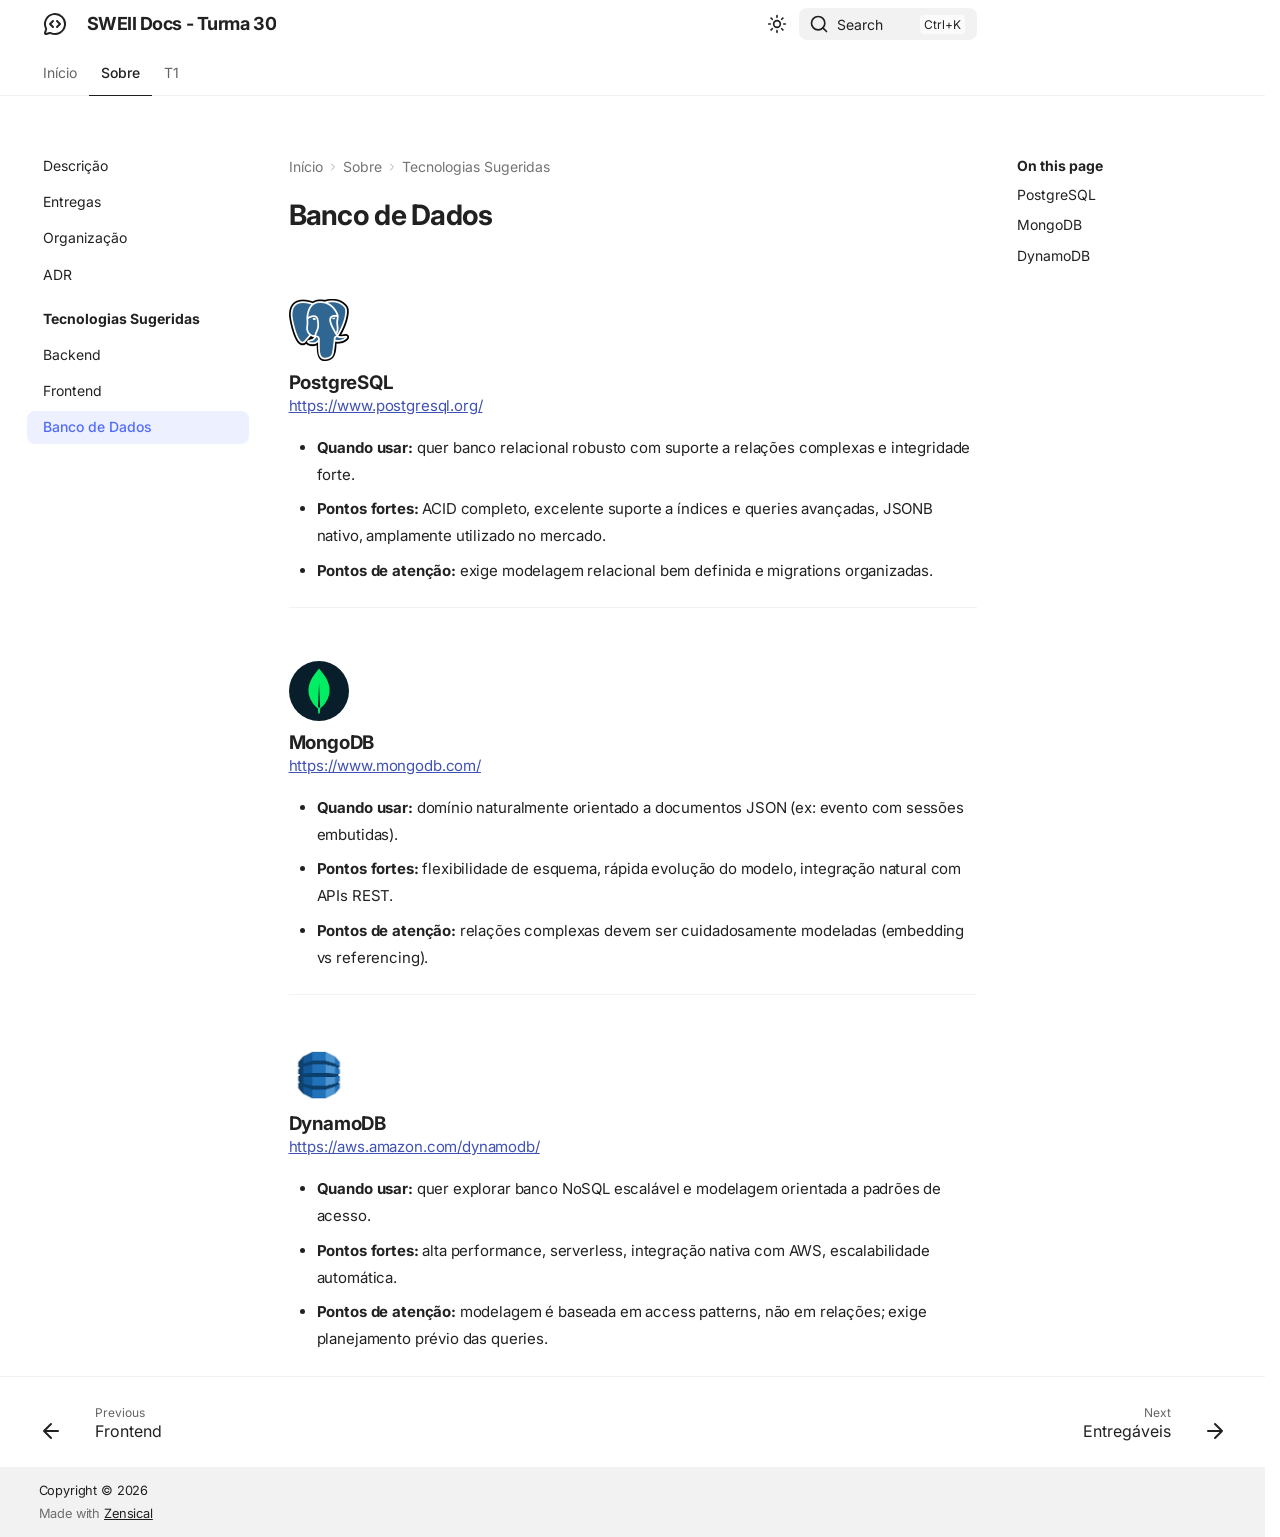
<file: site/about/tech/database/index.html>
<!doctype html>
<html lang="en" class="no-js">
  <head>
    
      <meta charset="utf-8">
      <meta name="viewport" content="width=device-width,initial-scale=1">
      
        <meta name="description" content="Documentation for the SWEII course - Turma 30.">
      
      
        <meta name="author" content="Prof. José Pedro Schardosim Simão">
      
      
      
        <link rel="prev" href="../frontend/">
      
      
        <link rel="next" href="../../../t1/deliverables/">
      
      
        
      
      
      <link rel="icon" href="../../../assets/images/favicon.png">
      <meta name="generator" content="zensical-0.0.33">
    
    
      
        <title>Banco de Dados - SWEII Docs - Turma 30</title>
      
    
    
      
        
      
      <link rel="stylesheet" href="../../../assets/stylesheets/modern/main.53a7feaf.min.css">
      
        
          
        
        <link rel="stylesheet" href="../../../assets/stylesheets/modern/palette.dfe2e883.min.css">
      
      


    
    
      
    
    
      
        
        
        <link rel="preconnect" href="https://fonts.gstatic.com" crossorigin>
        <link rel="stylesheet" href="https://fonts.googleapis.com/css?family=Inter:300,300i,400,400i,500,500i,700,700i%7CJetBrains+Mono:400,400i,700,700i&amp;display=fallback">
        <style>:root{--md-text-font:"Inter";--md-code-font:"JetBrains Mono"}</style>
      
    
    
      <link rel="stylesheet" href="../../../stylesheets/extra.css">
    
    <script>__md_scope=new URL("../../..",location),__md_hash=e=>[...e].reduce(((e,t)=>(e<<5)-e+t.charCodeAt(0)),0),__md_get=(e,t=localStorage,a=__md_scope)=>JSON.parse(t.getItem(a.pathname+"."+e)),__md_set=(e,t,a=localStorage,_=__md_scope)=>{try{a.setItem(_.pathname+"."+e,JSON.stringify(t))}catch(e){}},document.documentElement.setAttribute("data-platform",navigator.platform)</script>
    
      

    
    
  </head>
  
  
    
    
      
    
    
    
    
    <body dir="ltr" data-md-color-scheme="default" data-md-color-primary="indigo" data-md-color-accent="indigo">
  
    
    <input class="md-toggle" data-md-toggle="drawer" type="checkbox" id="__drawer" autocomplete="off">
    <input class="md-toggle" data-md-toggle="search" type="checkbox" id="__search" autocomplete="off">
    <label class="md-overlay" for="__drawer" aria-label="Navigation"></label>
    <div data-md-component="skip">
      
        
        <a href="#banco-de-dados" class="md-skip">
          Skip to content
        </a>
      
    </div>
    <div data-md-component="announce">
      
    </div>
    
    
      

<header class="md-header" data-md-component="header">
  <nav class="md-header__inner md-grid" aria-label="Header">
    <a href="../../.." title="SWEII Docs - Turma 30" class="md-header__button md-logo" aria-label="SWEII Docs - Turma 30" data-md-component="logo">
      
  
  <svg xmlns="http://www.w3.org/2000/svg" fill="none" stroke="currentColor" stroke-linecap="round" stroke-linejoin="round" stroke-width="2" class="lucide lucide-message-circle-code" viewBox="0 0 24 24"><path d="m10 9-3 3 3 3M14 15l3-3-3-3"/><path d="M2.992 16.342a2 2 0 0 1 .094 1.167l-1.065 3.29a1 1 0 0 0 1.236 1.168l3.413-.998a2 2 0 0 1 1.099.092 10 10 0 1 0-4.777-4.719"/></svg>

    </a>
    <label class="md-header__button md-icon" for="__drawer" aria-label="Navigation">
      
      <svg xmlns="http://www.w3.org/2000/svg" fill="none" stroke="currentColor" stroke-linecap="round" stroke-linejoin="round" stroke-width="2" class="lucide lucide-menu" viewBox="0 0 24 24"><path d="M4 5h16M4 12h16M4 19h16"/></svg>
    </label>
    <div class="md-header__title" data-md-component="header-title">
      <div class="md-header__ellipsis">
        <div class="md-header__topic">
          <span class="md-ellipsis">
            SWEII Docs - Turma 30
          </span>
        </div>
        <div class="md-header__topic" data-md-component="header-topic">
          <span class="md-ellipsis">
            
              Banco de Dados
            
          </span>
        </div>
      </div>
    </div>
    
      
        <form class="md-header__option" data-md-component="palette">
  
    
    
    
    <input class="md-option" data-md-color-media="none" data-md-color-scheme="default" data-md-color-primary="indigo" data-md-color-accent="indigo"  aria-label="Switch to dark mode"  type="radio" name="__palette" id="__palette_0">
    
      <label class="md-header__button md-icon" title="Switch to dark mode" for="__palette_1" hidden>
        <svg xmlns="http://www.w3.org/2000/svg" fill="none" stroke="currentColor" stroke-linecap="round" stroke-linejoin="round" stroke-width="2" class="lucide lucide-sun" viewBox="0 0 24 24"><circle cx="12" cy="12" r="4"/><path d="M12 2v2M12 20v2M4.93 4.93l1.41 1.41M17.66 17.66l1.41 1.41M2 12h2M20 12h2M6.34 17.66l-1.41 1.41M19.07 4.93l-1.41 1.41"/></svg>
      </label>
    
  
    
    
    
    <input class="md-option" data-md-color-media="none" data-md-color-scheme="slate" data-md-color-primary="indigo" data-md-color-accent="indigo"  aria-label="Switch to light mode"  type="radio" name="__palette" id="__palette_1">
    
      <label class="md-header__button md-icon" title="Switch to light mode" for="__palette_0" hidden>
        <svg xmlns="http://www.w3.org/2000/svg" fill="none" stroke="currentColor" stroke-linecap="round" stroke-linejoin="round" stroke-width="2" class="lucide lucide-moon" viewBox="0 0 24 24"><path d="M20.985 12.486a9 9 0 1 1-9.473-9.472c.405-.022.617.46.402.803a6 6 0 0 0 8.268 8.268c.344-.215.825-.004.803.401"/></svg>
      </label>
    
  
</form>
      
    
    
      <script>var palette=__md_get("__palette");if(palette&&palette.color){if("(prefers-color-scheme)"===palette.color.media){var media=matchMedia("(prefers-color-scheme: light)"),input=document.querySelector(media.matches?"[data-md-color-media='(prefers-color-scheme: light)']":"[data-md-color-media='(prefers-color-scheme: dark)']");palette.color.media=input.getAttribute("data-md-color-media"),palette.color.scheme=input.getAttribute("data-md-color-scheme"),palette.color.primary=input.getAttribute("data-md-color-primary"),palette.color.accent=input.getAttribute("data-md-color-accent")}for(var[key,value]of Object.entries(palette.color))document.body.setAttribute("data-md-color-"+key,value)}</script>
    
    
    
      
      
        <label class="md-header__button md-icon" for="__search" aria-label="Search">
          
          <svg xmlns="http://www.w3.org/2000/svg" fill="none" stroke="currentColor" stroke-linecap="round" stroke-linejoin="round" stroke-width="2" class="lucide lucide-search" viewBox="0 0 24 24"><path d="m21 21-4.34-4.34"/><circle cx="11" cy="11" r="8"/></svg>
        </label>
        <div class="md-search" data-md-component="search" role="dialog" aria-label="Search">
  <button type="button" class="md-search__button">
    Search
  </button>
</div>
      
    
    <div class="md-header__source">
      
    </div>
  </nav>
  
</header>
    
    <div class="md-container" data-md-component="container">
      
      
        
          
            
<nav class="md-tabs" aria-label="Tabs" data-md-component="tabs">
  <div class="md-grid">
    <ul class="md-tabs__list">
      
        
  
  
  
  
    <li class="md-tabs__item">
      <a href="../../.." class="md-tabs__link">
        
  
  Início

      </a>
    </li>
  

      
        
  
  
  
    
  
  
    
    
      <li class="md-tabs__item md-tabs__item--active">
        <a href="../../description/" class="md-tabs__link">
          
  
  Sobre

        </a>
      </li>
    
  

      
        
  
  
  
  
    
    
      <li class="md-tabs__item">
        <a href="../../../t1/deliverables/" class="md-tabs__link">
          
  
  T1

        </a>
      </li>
    
  

      
    </ul>
  </div>
</nav>
          
        
      
      <main class="md-main" data-md-component="main">
        <div class="md-main__inner md-grid">
          
            
              
              <div class="md-sidebar md-sidebar--primary" data-md-component="sidebar" data-md-type="navigation" >
                <div class="md-sidebar__scrollwrap">
                  <div class="md-sidebar__inner">
                    


  


<nav class="md-nav md-nav--primary md-nav--lifted" aria-label="Navigation" data-md-level="0">
  <label class="md-nav__title" for="__drawer">
    <a href="../../.." title="SWEII Docs - Turma 30" class="md-nav__button md-logo" aria-label="SWEII Docs - Turma 30" data-md-component="logo">
      
  
  <svg xmlns="http://www.w3.org/2000/svg" fill="none" stroke="currentColor" stroke-linecap="round" stroke-linejoin="round" stroke-width="2" class="lucide lucide-message-circle-code" viewBox="0 0 24 24"><path d="m10 9-3 3 3 3M14 15l3-3-3-3"/><path d="M2.992 16.342a2 2 0 0 1 .094 1.167l-1.065 3.29a1 1 0 0 0 1.236 1.168l3.413-.998a2 2 0 0 1 1.099.092 10 10 0 1 0-4.777-4.719"/></svg>

    </a>
    SWEII Docs - Turma 30
  </label>
  
  <ul class="md-nav__list" data-md-scrollfix>
    
      
      
  
  
  
  
    <li class="md-nav__item">
      <a href="../../.." class="md-nav__link">
        
  
  
    <svg xmlns="http://www.w3.org/2000/svg" fill="none" stroke="currentColor" stroke-linecap="round" stroke-linejoin="round" stroke-width="2" class="lucide lucide-rocket" viewBox="0 0 24 24"><path d="M12 15v5s3.03-.55 4-2c1.08-1.62 0-5 0-5M4.5 16.5c-1.5 1.26-2 5-2 5s3.74-.5 5-2c.71-.84.7-2.13-.09-2.91a2.18 2.18 0 0 0-2.91-.09"/><path d="M9 12a22 22 0 0 1 2-3.95A12.88 12.88 0 0 1 22 2c0 2.72-.78 7.5-6 11a22.4 22.4 0 0 1-4 2z"/><path d="M9 12H4s.55-3.03 2-4c1.62-1.08 5 .05 5 .05"/></svg>
  
  <span class="md-ellipsis">
    
  
    Início
  

    
  </span>
  
  

      </a>
    </li>
  

    
      
      
  
  
    
  
  
  
    
    
      
        
      
        
      
        
      
        
      
        
      
    
    
    
      
        
        
      
      
        
      
    
    
    <li class="md-nav__item md-nav__item--active md-nav__item--section md-nav__item--nested">
      
        
        
        <input class="md-nav__toggle md-toggle " type="checkbox" id="__nav_2" checked>
        
          
          <label class="md-nav__link" for="__nav_2" id="__nav_2_label" tabindex="">
            
  
  
  <span class="md-ellipsis">
    
  
    Sobre
  

    
  </span>
  
  

            <span class="md-nav__icon md-icon"></span>
          </label>
        
        <nav class="md-nav" data-md-level="1" aria-labelledby="__nav_2_label" aria-expanded="true">
          <label class="md-nav__title" for="__nav_2">
            <span class="md-nav__icon md-icon"></span>
            
  
    Sobre
  

          </label>
          <ul class="md-nav__list" data-md-scrollfix>
            
              
                
  
  
  
  
    <li class="md-nav__item">
      <a href="../../description/" class="md-nav__link">
        
  
  
  <span class="md-ellipsis">
    
  
    Descrição
  

    
  </span>
  
  

      </a>
    </li>
  

              
            
              
                
  
  
  
  
    <li class="md-nav__item">
      <a href="../../deliverables/" class="md-nav__link">
        
  
  
  <span class="md-ellipsis">
    
  
    Entregas
  

    
  </span>
  
  

      </a>
    </li>
  

              
            
              
                
  
  
  
  
    <li class="md-nav__item">
      <a href="../../organization/" class="md-nav__link">
        
  
  
  <span class="md-ellipsis">
    
  
    Organização
  

    
  </span>
  
  

      </a>
    </li>
  

              
            
              
                
  
  
  
  
    <li class="md-nav__item">
      <a href="../../adr/" class="md-nav__link">
        
  
  
  <span class="md-ellipsis">
    
  
    ADR
  

    
  </span>
  
  

      </a>
    </li>
  

              
            
              
                
  
  
    
  
  
  
    
    
      
        
      
        
      
        
      
    
    
    
      
      
        
          
          
        
      
    
    
    <li class="md-nav__item md-nav__item--active md-nav__item--section md-nav__item--nested">
      
        
        
        <input class="md-nav__toggle md-toggle " type="checkbox" id="__nav_2_5" checked>
        
          
          <label class="md-nav__link" for="__nav_2_5" id="__nav_2_5_label" tabindex="">
            
  
  
  <span class="md-ellipsis">
    
  
    Tecnologias Sugeridas
  

    
  </span>
  
  

            <span class="md-nav__icon md-icon"></span>
          </label>
        
        <nav class="md-nav" data-md-level="2" aria-labelledby="__nav_2_5_label" aria-expanded="true">
          <label class="md-nav__title" for="__nav_2_5">
            <span class="md-nav__icon md-icon"></span>
            
  
    Tecnologias Sugeridas
  

          </label>
          <ul class="md-nav__list" data-md-scrollfix>
            
              
                
  
  
  
  
    <li class="md-nav__item">
      <a href="../backend/" class="md-nav__link">
        
  
  
  <span class="md-ellipsis">
    
  
    Backend
  

    
  </span>
  
  

      </a>
    </li>
  

              
            
              
                
  
  
  
  
    <li class="md-nav__item">
      <a href="../frontend/" class="md-nav__link">
        
  
  
  <span class="md-ellipsis">
    
  
    Frontend
  

    
  </span>
  
  

      </a>
    </li>
  

              
            
              
                
  
  
    
  
  
  
    <li class="md-nav__item md-nav__item--active">
      
      
      
      
        
      
      
        <label class="md-nav__link md-nav__link--active" for="__toc">
          
  
  
  <span class="md-ellipsis">
    
  
    Banco de Dados
  

    
  </span>
  
  

          <span class="md-nav__icon md-icon"></span>
        </label>
      
      <a href="././" class="md-nav__link md-nav__link--active">
        
  
  
  <span class="md-ellipsis">
    
  
    Banco de Dados
  

    
  </span>
  
  

      </a>
      
        


<nav class="md-nav md-nav--secondary" aria-label="On this page">
  
  
  
    
  
  
    <label class="md-nav__title" for="__toc">
      <span class="md-nav__icon md-icon"></span>
      On this page
    </label>
    <ul class="md-nav__list" data-md-component="toc" data-md-scrollfix>
      
        <li class="md-nav__item">
  <a href="#postgresql" class="md-nav__link">
    <span class="md-ellipsis">
      
        PostgreSQL
      
    </span>
  </a>
  
</li>
      
        <li class="md-nav__item">
  <a href="#mongodb" class="md-nav__link">
    <span class="md-ellipsis">
      
        MongoDB
      
    </span>
  </a>
  
</li>
      
        <li class="md-nav__item">
  <a href="#dynamodb" class="md-nav__link">
    <span class="md-ellipsis">
      
        DynamoDB
      
    </span>
  </a>
  
</li>
      
    </ul>
  
</nav>
      
    </li>
  

              
            
          </ul>
        </nav>
      
    </li>
  

              
            
          </ul>
        </nav>
      
    </li>
  

    
      
      
  
  
  
  
    
    
      
        
      
        
      
        
      
        
      
    
    
    
      
      
        
      
    
    
    <li class="md-nav__item md-nav__item--nested">
      
        
        
        <input class="md-nav__toggle md-toggle " type="checkbox" id="__nav_3" >
        
          
          <label class="md-nav__link" for="__nav_3" id="__nav_3_label" tabindex="0">
            
  
  
  <span class="md-ellipsis">
    
  
    T1
  

    
  </span>
  
  

            <span class="md-nav__icon md-icon"></span>
          </label>
        
        <nav class="md-nav" data-md-level="1" aria-labelledby="__nav_3_label" aria-expanded="false">
          <label class="md-nav__title" for="__nav_3">
            <span class="md-nav__icon md-icon"></span>
            
  
    T1
  

          </label>
          <ul class="md-nav__list" data-md-scrollfix>
            
              
                
  
  
  
  
    <li class="md-nav__item">
      <a href="../../../t1/deliverables/" class="md-nav__link">
        
  
  
  <span class="md-ellipsis">
    
  
    Entregáveis
  

    
  </span>
  
  

      </a>
    </li>
  

              
            
              
                
  
  
  
  
    <li class="md-nav__item">
      <a href="../../../t1/evaluation/" class="md-nav__link">
        
  
  
  <span class="md-ellipsis">
    
  
    Avaliação
  

    
  </span>
  
  

      </a>
    </li>
  

              
            
              
                
  
  
  
  
    <li class="md-nav__item">
      <a href="../../../t1/resources/" class="md-nav__link">
        
  
  
  <span class="md-ellipsis">
    
  
    Recursos
  

    
  </span>
  
  

      </a>
    </li>
  

              
            
              
                
  
  
  
  
    <li class="md-nav__item">
      <a href="../../../t1/adr/" class="md-nav__link">
        
  
  
  <span class="md-ellipsis">
    
  
    ADR
  

    
  </span>
  
  

      </a>
    </li>
  

              
            
          </ul>
        </nav>
      
    </li>
  

    
  </ul>
</nav>
                  </div>
                </div>
              </div>
            
            
              
              <div class="md-sidebar md-sidebar--secondary" data-md-component="sidebar" data-md-type="toc" >
                <div class="md-sidebar__scrollwrap">
                  
                    
                    
                    
                      
                    
                    
                      <input class="md-nav__toggle md-toggle" type="checkbox" id="__toc">
                      <div class="md-sidebar-button__wrapper">
                        <label class="md-sidebar-button" for="__toc"></label>
                      </div>
                    
                  
                  <div class="md-sidebar__inner">
                    


<nav class="md-nav md-nav--secondary" aria-label="On this page">
  
  
  
    
  
  
    <label class="md-nav__title" for="__toc">
      <span class="md-nav__icon md-icon"></span>
      On this page
    </label>
    <ul class="md-nav__list" data-md-component="toc" data-md-scrollfix>
      
        <li class="md-nav__item">
  <a href="#postgresql" class="md-nav__link">
    <span class="md-ellipsis">
      
        PostgreSQL
      
    </span>
  </a>
  
</li>
      
        <li class="md-nav__item">
  <a href="#mongodb" class="md-nav__link">
    <span class="md-ellipsis">
      
        MongoDB
      
    </span>
  </a>
  
</li>
      
        <li class="md-nav__item">
  <a href="#dynamodb" class="md-nav__link">
    <span class="md-ellipsis">
      
        DynamoDB
      
    </span>
  </a>
  
</li>
      
    </ul>
  
</nav>
                  </div>
                </div>
              </div>
            
          
          
            <div class="md-content" data-md-component="content">
              
                



  


  <nav class="md-path" aria-label="Navigation" >
    <ol class="md-path__list">
      
        
  
  
    <li class="md-path__item">
      <a href="../../.." class="md-path__link">
        
  <span class="md-ellipsis">
    Início
  </span>

      </a>
    </li>
  

      
      
        
  
  
    
    
      <li class="md-path__item">
        <a href="../../description/" class="md-path__link">
          
  <span class="md-ellipsis">
    Sobre
  </span>

        </a>
      </li>
    
  

      
        
  
  
    
    
      <li class="md-path__item">
        <a href="../backend/" class="md-path__link">
          
  <span class="md-ellipsis">
    Tecnologias Sugeridas
  </span>

        </a>
      </li>
    
  

      
    </ol>
  </nav>

              
              <article class="md-content__inner md-typeset">
                
                  

<h1 id="banco-de-dados">Banco de Dados<a class="headerlink" href="#banco-de-dados" title="Permanent link">&para;</a></h1>
<p><img alt="PostgreSQL" class="tech-logo" src="../../../images/pg.png" /></p>
<h3 id="postgresql">PostgreSQL<a class="headerlink" href="#postgresql" title="Permanent link">&para;</a></h3>
<p><a class="tech-link" href="https://www.postgresql.org/">https://www.postgresql.org/</a></p>
<ul>
<li><strong>Quando usar:</strong> quer banco relacional robusto com suporte a relações complexas e integridade forte.</li>
<li><strong>Pontos fortes:</strong> ACID completo, excelente suporte a índices e queries avançadas, JSONB nativo, amplamente utilizado no mercado.</li>
<li><strong>Pontos de atenção:</strong> exige modelagem relacional bem definida e migrations organizadas.</li>
</ul>
<hr />
<p><img alt="MongoDB" class="tech-logo" src="../../../images/mongodb.svg" /></p>
<h3 id="mongodb">MongoDB<a class="headerlink" href="#mongodb" title="Permanent link">&para;</a></h3>
<p><a class="tech-link" href="https://www.mongodb.com/">https://www.mongodb.com/</a></p>
<ul>
<li><strong>Quando usar:</strong> domínio naturalmente orientado a documentos JSON (ex: evento com sessões embutidas).</li>
<li><strong>Pontos fortes:</strong> flexibilidade de esquema, rápida evolução do modelo, integração natural com APIs REST.</li>
<li><strong>Pontos de atenção:</strong> relações complexas devem ser cuidadosamente modeladas (embedding vs referencing).</li>
</ul>
<hr />
<p><img alt="DynamoDB" class="tech-logo" src="../../../images/dynamodb.png" /></p>
<h3 id="dynamodb">DynamoDB<a class="headerlink" href="#dynamodb" title="Permanent link">&para;</a></h3>
<p><a class="tech-link" href="https://aws.amazon.com/dynamodb/">https://aws.amazon.com/dynamodb/</a></p>
<ul>
<li><strong>Quando usar:</strong> quer explorar banco NoSQL escalável e modelagem orientada a padrões de acesso.</li>
<li><strong>Pontos fortes:</strong> alta performance, serverless, integração nativa com AWS, escalabilidade automática.</li>
<li><strong>Pontos de atenção:</strong> modelagem é baseada em access patterns, não em relações; exige planejamento prévio das queries.</li>
</ul>














                
              </article>
            </div>
          
          
  <script>var tabs=__md_get("__tabs");if(Array.isArray(tabs))e:for(var set of document.querySelectorAll(".tabbed-set")){var labels=set.querySelector(".tabbed-labels");for(var tab of tabs)for(var label of labels.getElementsByTagName("label"))if(label.innerText.trim()===tab){var input=document.getElementById(label.htmlFor);input.checked=!0;continue e}}</script>

<script>var target=document.getElementById(location.hash.slice(1));target&&target.name&&(target.checked=target.name.startsWith("__tabbed_"))</script>
        </div>
        
          <button type="button" class="md-top md-icon" data-md-component="top" hidden>
  
  <svg xmlns="http://www.w3.org/2000/svg" fill="none" stroke="currentColor" stroke-linecap="round" stroke-linejoin="round" stroke-width="2" class="lucide lucide-circle-arrow-up" viewBox="0 0 24 24"><circle cx="12" cy="12" r="10"/><path d="m16 12-4-4-4 4M12 16V8"/></svg>
  Back to top
</button>
        
      </main>
      
        <footer class="md-footer">
  
    
      
      <nav class="md-footer__inner md-grid" aria-label="Footer" >
        
          
          <a href="../frontend/" class="md-footer__link md-footer__link--prev" aria-label="Previous: Frontend">
            <div class="md-footer__button md-icon">
              
              <svg xmlns="http://www.w3.org/2000/svg" fill="none" stroke="currentColor" stroke-linecap="round" stroke-linejoin="round" stroke-width="2" class="lucide lucide-arrow-left" viewBox="0 0 24 24"><path d="m12 19-7-7 7-7M19 12H5"/></svg>
            </div>
            <div class="md-footer__title">
              <span class="md-footer__direction">
                Previous
              </span>
              <div class="md-ellipsis">
                Frontend
              </div>
            </div>
          </a>
        
        
          
          <a href="../../../t1/deliverables/" class="md-footer__link md-footer__link--next" aria-label="Next: Entregáveis">
            <div class="md-footer__title">
              <span class="md-footer__direction">
                Next
              </span>
              <div class="md-ellipsis">
                Entregáveis
              </div>
            </div>
            <div class="md-footer__button md-icon">
              
              <svg xmlns="http://www.w3.org/2000/svg" fill="none" stroke="currentColor" stroke-linecap="round" stroke-linejoin="round" stroke-width="2" class="lucide lucide-arrow-right" viewBox="0 0 24 24"><path d="M5 12h14M12 5l7 7-7 7"/></svg>
            </div>
          </a>
        
      </nav>
    
  
  <div class="md-footer-meta md-typeset">
    <div class="md-footer-meta__inner md-grid">
      <div class="md-copyright">
  
    <div class="md-copyright__highlight">
      Copyright &copy; 2026

    </div>
  
  
    Made with
    <a href="https://zensical.org/" target="_blank" rel="noopener">
      Zensical
    </a>
  
</div>
      
    </div>
  </div>
</footer>
      
    </div>
    <div class="md-dialog" data-md-component="dialog">
      <div class="md-dialog__inner md-typeset"></div>
    </div>
    
    
    
      
      
      <script id="__config" type="application/json">{"annotate":null,"base":"../../..","features":["announce.dismiss","content.code.annotate","content.code.copy","content.code.select","content.footnote.tooltips","content.tabs.link","content.tooltips","navigation.footer","navigation.indexes","navigation.instant","navigation.instant.prefetch","navigation.path","navigation.sections","navigation.tabs","navigation.top","navigation.tracking","search.highlight"],"search":"../../../assets/javascripts/workers/search.e2d2d235.min.js","tags":null,"translations":{"clipboard.copied":"Copied to clipboard","clipboard.copy":"Copy to clipboard","search.result.more.one":"1 more on this page","search.result.more.other":"# more on this page","search.result.none":"No matching documents","search.result.one":"1 matching document","search.result.other":"# matching documents","search.result.placeholder":"Type to start searching","search.result.term.missing":"Missing","select.version":"Select version"},"version":null}</script>
    
    
      <script src="../../../assets/javascripts/bundle.63456bd9.min.js"></script>
      
    
  </body>
</html>
</file>
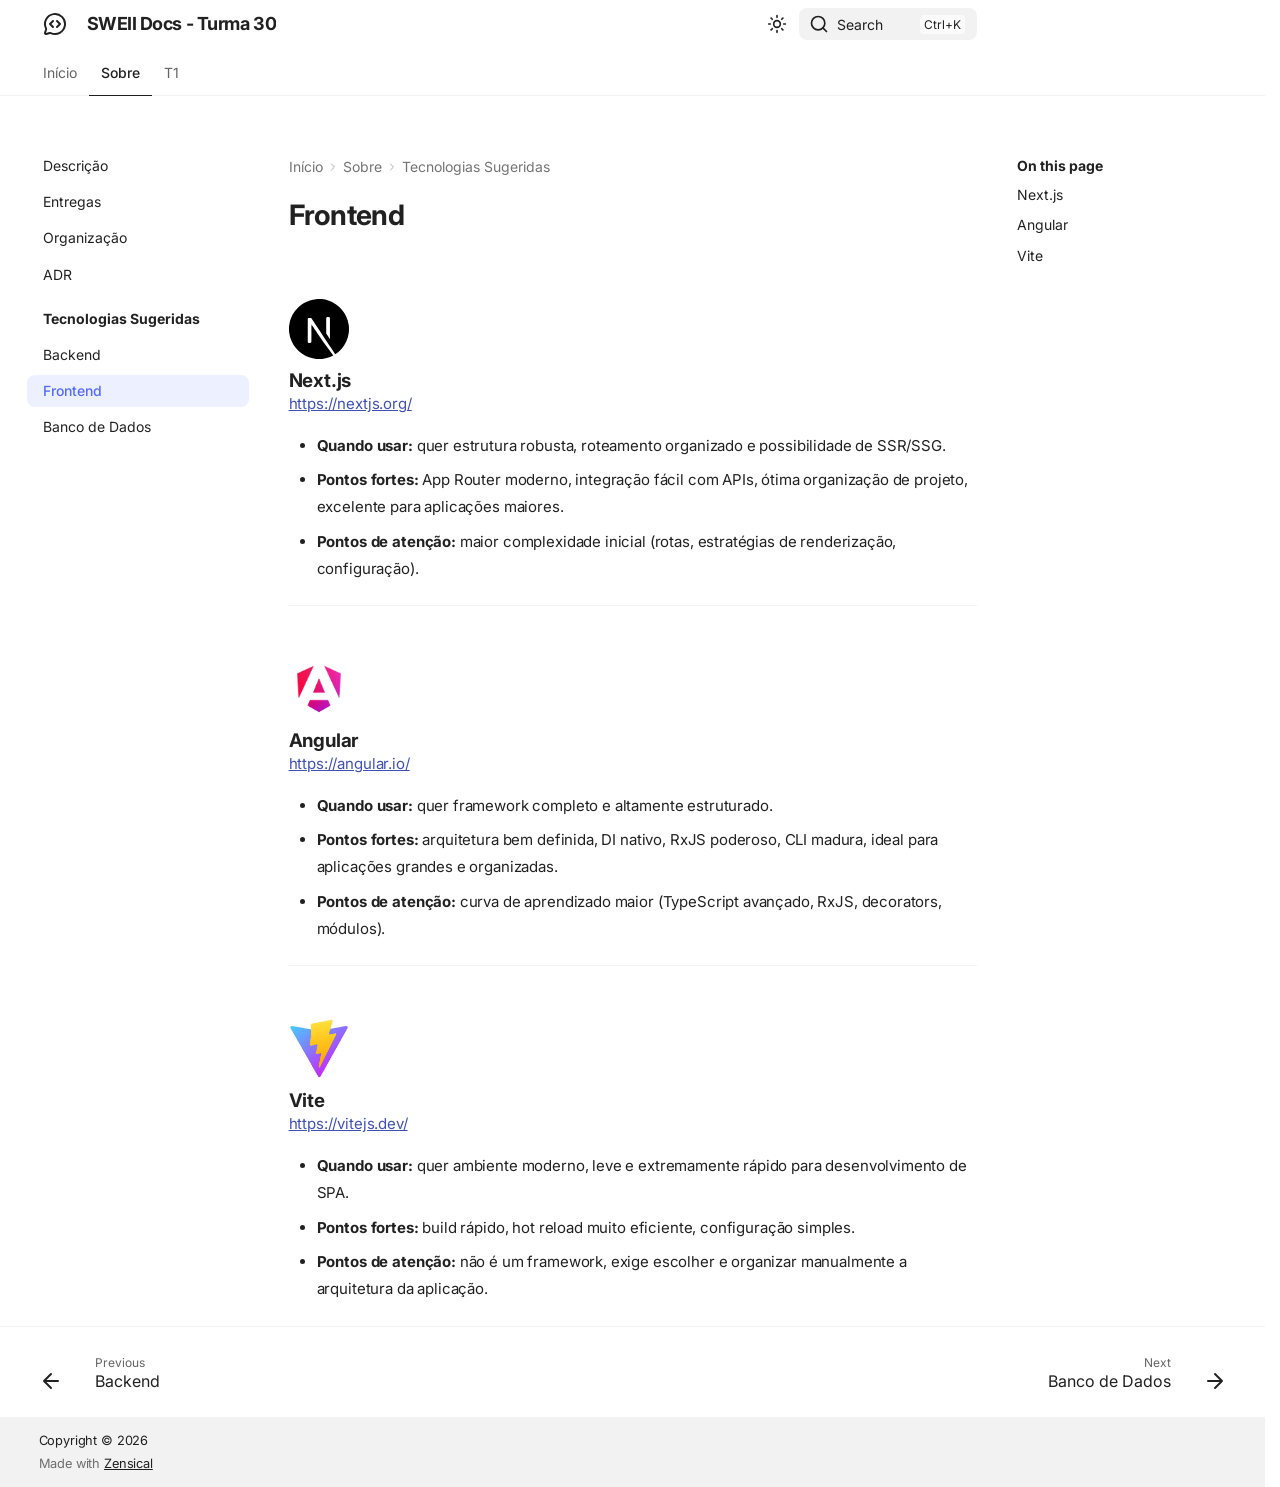
<file: site/about/tech/frontend/index.html>
<!doctype html>
<html lang="en" class="no-js">
  <head>
    
      <meta charset="utf-8">
      <meta name="viewport" content="width=device-width,initial-scale=1">
      
        <meta name="description" content="Documentation for the SWEII course - Turma 30.">
      
      
        <meta name="author" content="Prof. José Pedro Schardosim Simão">
      
      
      
        <link rel="prev" href="../backend/">
      
      
        <link rel="next" href="../database/">
      
      
        
      
      
      <link rel="icon" href="../../../assets/images/favicon.png">
      <meta name="generator" content="zensical-0.0.33">
    
    
      
        <title>Frontend - SWEII Docs - Turma 30</title>
      
    
    
      
        
      
      <link rel="stylesheet" href="../../../assets/stylesheets/modern/main.53a7feaf.min.css">
      
        
          
        
        <link rel="stylesheet" href="../../../assets/stylesheets/modern/palette.dfe2e883.min.css">
      
      


    
    
      
    
    
      
        
        
        <link rel="preconnect" href="https://fonts.gstatic.com" crossorigin>
        <link rel="stylesheet" href="https://fonts.googleapis.com/css?family=Inter:300,300i,400,400i,500,500i,700,700i%7CJetBrains+Mono:400,400i,700,700i&amp;display=fallback">
        <style>:root{--md-text-font:"Inter";--md-code-font:"JetBrains Mono"}</style>
      
    
    
      <link rel="stylesheet" href="../../../stylesheets/extra.css">
    
    <script>__md_scope=new URL("../../..",location),__md_hash=e=>[...e].reduce(((e,t)=>(e<<5)-e+t.charCodeAt(0)),0),__md_get=(e,t=localStorage,a=__md_scope)=>JSON.parse(t.getItem(a.pathname+"."+e)),__md_set=(e,t,a=localStorage,_=__md_scope)=>{try{a.setItem(_.pathname+"."+e,JSON.stringify(t))}catch(e){}},document.documentElement.setAttribute("data-platform",navigator.platform)</script>
    
      

    
    
  </head>
  
  
    
    
      
    
    
    
    
    <body dir="ltr" data-md-color-scheme="default" data-md-color-primary="indigo" data-md-color-accent="indigo">
  
    
    <input class="md-toggle" data-md-toggle="drawer" type="checkbox" id="__drawer" autocomplete="off">
    <input class="md-toggle" data-md-toggle="search" type="checkbox" id="__search" autocomplete="off">
    <label class="md-overlay" for="__drawer" aria-label="Navigation"></label>
    <div data-md-component="skip">
      
        
        <a href="#frontend" class="md-skip">
          Skip to content
        </a>
      
    </div>
    <div data-md-component="announce">
      
    </div>
    
    
      

<header class="md-header" data-md-component="header">
  <nav class="md-header__inner md-grid" aria-label="Header">
    <a href="../../.." title="SWEII Docs - Turma 30" class="md-header__button md-logo" aria-label="SWEII Docs - Turma 30" data-md-component="logo">
      
  
  <svg xmlns="http://www.w3.org/2000/svg" fill="none" stroke="currentColor" stroke-linecap="round" stroke-linejoin="round" stroke-width="2" class="lucide lucide-message-circle-code" viewBox="0 0 24 24"><path d="m10 9-3 3 3 3M14 15l3-3-3-3"/><path d="M2.992 16.342a2 2 0 0 1 .094 1.167l-1.065 3.29a1 1 0 0 0 1.236 1.168l3.413-.998a2 2 0 0 1 1.099.092 10 10 0 1 0-4.777-4.719"/></svg>

    </a>
    <label class="md-header__button md-icon" for="__drawer" aria-label="Navigation">
      
      <svg xmlns="http://www.w3.org/2000/svg" fill="none" stroke="currentColor" stroke-linecap="round" stroke-linejoin="round" stroke-width="2" class="lucide lucide-menu" viewBox="0 0 24 24"><path d="M4 5h16M4 12h16M4 19h16"/></svg>
    </label>
    <div class="md-header__title" data-md-component="header-title">
      <div class="md-header__ellipsis">
        <div class="md-header__topic">
          <span class="md-ellipsis">
            SWEII Docs - Turma 30
          </span>
        </div>
        <div class="md-header__topic" data-md-component="header-topic">
          <span class="md-ellipsis">
            
              Frontend
            
          </span>
        </div>
      </div>
    </div>
    
      
        <form class="md-header__option" data-md-component="palette">
  
    
    
    
    <input class="md-option" data-md-color-media="none" data-md-color-scheme="default" data-md-color-primary="indigo" data-md-color-accent="indigo"  aria-label="Switch to dark mode"  type="radio" name="__palette" id="__palette_0">
    
      <label class="md-header__button md-icon" title="Switch to dark mode" for="__palette_1" hidden>
        <svg xmlns="http://www.w3.org/2000/svg" fill="none" stroke="currentColor" stroke-linecap="round" stroke-linejoin="round" stroke-width="2" class="lucide lucide-sun" viewBox="0 0 24 24"><circle cx="12" cy="12" r="4"/><path d="M12 2v2M12 20v2M4.93 4.93l1.41 1.41M17.66 17.66l1.41 1.41M2 12h2M20 12h2M6.34 17.66l-1.41 1.41M19.07 4.93l-1.41 1.41"/></svg>
      </label>
    
  
    
    
    
    <input class="md-option" data-md-color-media="none" data-md-color-scheme="slate" data-md-color-primary="indigo" data-md-color-accent="indigo"  aria-label="Switch to light mode"  type="radio" name="__palette" id="__palette_1">
    
      <label class="md-header__button md-icon" title="Switch to light mode" for="__palette_0" hidden>
        <svg xmlns="http://www.w3.org/2000/svg" fill="none" stroke="currentColor" stroke-linecap="round" stroke-linejoin="round" stroke-width="2" class="lucide lucide-moon" viewBox="0 0 24 24"><path d="M20.985 12.486a9 9 0 1 1-9.473-9.472c.405-.022.617.46.402.803a6 6 0 0 0 8.268 8.268c.344-.215.825-.004.803.401"/></svg>
      </label>
    
  
</form>
      
    
    
      <script>var palette=__md_get("__palette");if(palette&&palette.color){if("(prefers-color-scheme)"===palette.color.media){var media=matchMedia("(prefers-color-scheme: light)"),input=document.querySelector(media.matches?"[data-md-color-media='(prefers-color-scheme: light)']":"[data-md-color-media='(prefers-color-scheme: dark)']");palette.color.media=input.getAttribute("data-md-color-media"),palette.color.scheme=input.getAttribute("data-md-color-scheme"),palette.color.primary=input.getAttribute("data-md-color-primary"),palette.color.accent=input.getAttribute("data-md-color-accent")}for(var[key,value]of Object.entries(palette.color))document.body.setAttribute("data-md-color-"+key,value)}</script>
    
    
    
      
      
        <label class="md-header__button md-icon" for="__search" aria-label="Search">
          
          <svg xmlns="http://www.w3.org/2000/svg" fill="none" stroke="currentColor" stroke-linecap="round" stroke-linejoin="round" stroke-width="2" class="lucide lucide-search" viewBox="0 0 24 24"><path d="m21 21-4.34-4.34"/><circle cx="11" cy="11" r="8"/></svg>
        </label>
        <div class="md-search" data-md-component="search" role="dialog" aria-label="Search">
  <button type="button" class="md-search__button">
    Search
  </button>
</div>
      
    
    <div class="md-header__source">
      
    </div>
  </nav>
  
</header>
    
    <div class="md-container" data-md-component="container">
      
      
        
          
            
<nav class="md-tabs" aria-label="Tabs" data-md-component="tabs">
  <div class="md-grid">
    <ul class="md-tabs__list">
      
        
  
  
  
  
    <li class="md-tabs__item">
      <a href="../../.." class="md-tabs__link">
        
  
  Início

      </a>
    </li>
  

      
        
  
  
  
    
  
  
    
    
      <li class="md-tabs__item md-tabs__item--active">
        <a href="../../description/" class="md-tabs__link">
          
  
  Sobre

        </a>
      </li>
    
  

      
        
  
  
  
  
    
    
      <li class="md-tabs__item">
        <a href="../../../t1/deliverables/" class="md-tabs__link">
          
  
  T1

        </a>
      </li>
    
  

      
    </ul>
  </div>
</nav>
          
        
      
      <main class="md-main" data-md-component="main">
        <div class="md-main__inner md-grid">
          
            
              
              <div class="md-sidebar md-sidebar--primary" data-md-component="sidebar" data-md-type="navigation" >
                <div class="md-sidebar__scrollwrap">
                  <div class="md-sidebar__inner">
                    


  


<nav class="md-nav md-nav--primary md-nav--lifted" aria-label="Navigation" data-md-level="0">
  <label class="md-nav__title" for="__drawer">
    <a href="../../.." title="SWEII Docs - Turma 30" class="md-nav__button md-logo" aria-label="SWEII Docs - Turma 30" data-md-component="logo">
      
  
  <svg xmlns="http://www.w3.org/2000/svg" fill="none" stroke="currentColor" stroke-linecap="round" stroke-linejoin="round" stroke-width="2" class="lucide lucide-message-circle-code" viewBox="0 0 24 24"><path d="m10 9-3 3 3 3M14 15l3-3-3-3"/><path d="M2.992 16.342a2 2 0 0 1 .094 1.167l-1.065 3.29a1 1 0 0 0 1.236 1.168l3.413-.998a2 2 0 0 1 1.099.092 10 10 0 1 0-4.777-4.719"/></svg>

    </a>
    SWEII Docs - Turma 30
  </label>
  
  <ul class="md-nav__list" data-md-scrollfix>
    
      
      
  
  
  
  
    <li class="md-nav__item">
      <a href="../../.." class="md-nav__link">
        
  
  
    <svg xmlns="http://www.w3.org/2000/svg" fill="none" stroke="currentColor" stroke-linecap="round" stroke-linejoin="round" stroke-width="2" class="lucide lucide-rocket" viewBox="0 0 24 24"><path d="M12 15v5s3.03-.55 4-2c1.08-1.62 0-5 0-5M4.5 16.5c-1.5 1.26-2 5-2 5s3.74-.5 5-2c.71-.84.7-2.13-.09-2.91a2.18 2.18 0 0 0-2.91-.09"/><path d="M9 12a22 22 0 0 1 2-3.95A12.88 12.88 0 0 1 22 2c0 2.72-.78 7.5-6 11a22.4 22.4 0 0 1-4 2z"/><path d="M9 12H4s.55-3.03 2-4c1.62-1.08 5 .05 5 .05"/></svg>
  
  <span class="md-ellipsis">
    
  
    Início
  

    
  </span>
  
  

      </a>
    </li>
  

    
      
      
  
  
    
  
  
  
    
    
      
        
      
        
      
        
      
        
      
        
      
    
    
    
      
        
        
      
      
        
      
    
    
    <li class="md-nav__item md-nav__item--active md-nav__item--section md-nav__item--nested">
      
        
        
        <input class="md-nav__toggle md-toggle " type="checkbox" id="__nav_2" checked>
        
          
          <label class="md-nav__link" for="__nav_2" id="__nav_2_label" tabindex="">
            
  
  
  <span class="md-ellipsis">
    
  
    Sobre
  

    
  </span>
  
  

            <span class="md-nav__icon md-icon"></span>
          </label>
        
        <nav class="md-nav" data-md-level="1" aria-labelledby="__nav_2_label" aria-expanded="true">
          <label class="md-nav__title" for="__nav_2">
            <span class="md-nav__icon md-icon"></span>
            
  
    Sobre
  

          </label>
          <ul class="md-nav__list" data-md-scrollfix>
            
              
                
  
  
  
  
    <li class="md-nav__item">
      <a href="../../description/" class="md-nav__link">
        
  
  
  <span class="md-ellipsis">
    
  
    Descrição
  

    
  </span>
  
  

      </a>
    </li>
  

              
            
              
                
  
  
  
  
    <li class="md-nav__item">
      <a href="../../deliverables/" class="md-nav__link">
        
  
  
  <span class="md-ellipsis">
    
  
    Entregas
  

    
  </span>
  
  

      </a>
    </li>
  

              
            
              
                
  
  
  
  
    <li class="md-nav__item">
      <a href="../../organization/" class="md-nav__link">
        
  
  
  <span class="md-ellipsis">
    
  
    Organização
  

    
  </span>
  
  

      </a>
    </li>
  

              
            
              
                
  
  
  
  
    <li class="md-nav__item">
      <a href="../../adr/" class="md-nav__link">
        
  
  
  <span class="md-ellipsis">
    
  
    ADR
  

    
  </span>
  
  

      </a>
    </li>
  

              
            
              
                
  
  
    
  
  
  
    
    
      
        
      
        
      
        
      
    
    
    
      
      
        
          
          
        
      
    
    
    <li class="md-nav__item md-nav__item--active md-nav__item--section md-nav__item--nested">
      
        
        
        <input class="md-nav__toggle md-toggle " type="checkbox" id="__nav_2_5" checked>
        
          
          <label class="md-nav__link" for="__nav_2_5" id="__nav_2_5_label" tabindex="">
            
  
  
  <span class="md-ellipsis">
    
  
    Tecnologias Sugeridas
  

    
  </span>
  
  

            <span class="md-nav__icon md-icon"></span>
          </label>
        
        <nav class="md-nav" data-md-level="2" aria-labelledby="__nav_2_5_label" aria-expanded="true">
          <label class="md-nav__title" for="__nav_2_5">
            <span class="md-nav__icon md-icon"></span>
            
  
    Tecnologias Sugeridas
  

          </label>
          <ul class="md-nav__list" data-md-scrollfix>
            
              
                
  
  
  
  
    <li class="md-nav__item">
      <a href="../backend/" class="md-nav__link">
        
  
  
  <span class="md-ellipsis">
    
  
    Backend
  

    
  </span>
  
  

      </a>
    </li>
  

              
            
              
                
  
  
    
  
  
  
    <li class="md-nav__item md-nav__item--active">
      
      
      
      
        
      
      
        <label class="md-nav__link md-nav__link--active" for="__toc">
          
  
  
  <span class="md-ellipsis">
    
  
    Frontend
  

    
  </span>
  
  

          <span class="md-nav__icon md-icon"></span>
        </label>
      
      <a href="././" class="md-nav__link md-nav__link--active">
        
  
  
  <span class="md-ellipsis">
    
  
    Frontend
  

    
  </span>
  
  

      </a>
      
        


<nav class="md-nav md-nav--secondary" aria-label="On this page">
  
  
  
    
  
  
    <label class="md-nav__title" for="__toc">
      <span class="md-nav__icon md-icon"></span>
      On this page
    </label>
    <ul class="md-nav__list" data-md-component="toc" data-md-scrollfix>
      
        <li class="md-nav__item">
  <a href="#nextjs" class="md-nav__link">
    <span class="md-ellipsis">
      
        Next.js
      
    </span>
  </a>
  
</li>
      
        <li class="md-nav__item">
  <a href="#angular" class="md-nav__link">
    <span class="md-ellipsis">
      
        Angular
      
    </span>
  </a>
  
</li>
      
        <li class="md-nav__item">
  <a href="#vite" class="md-nav__link">
    <span class="md-ellipsis">
      
        Vite
      
    </span>
  </a>
  
</li>
      
    </ul>
  
</nav>
      
    </li>
  

              
            
              
                
  
  
  
  
    <li class="md-nav__item">
      <a href="../database/" class="md-nav__link">
        
  
  
  <span class="md-ellipsis">
    
  
    Banco de Dados
  

    
  </span>
  
  

      </a>
    </li>
  

              
            
          </ul>
        </nav>
      
    </li>
  

              
            
          </ul>
        </nav>
      
    </li>
  

    
      
      
  
  
  
  
    
    
      
        
      
        
      
        
      
        
      
    
    
    
      
      
        
      
    
    
    <li class="md-nav__item md-nav__item--nested">
      
        
        
        <input class="md-nav__toggle md-toggle " type="checkbox" id="__nav_3" >
        
          
          <label class="md-nav__link" for="__nav_3" id="__nav_3_label" tabindex="0">
            
  
  
  <span class="md-ellipsis">
    
  
    T1
  

    
  </span>
  
  

            <span class="md-nav__icon md-icon"></span>
          </label>
        
        <nav class="md-nav" data-md-level="1" aria-labelledby="__nav_3_label" aria-expanded="false">
          <label class="md-nav__title" for="__nav_3">
            <span class="md-nav__icon md-icon"></span>
            
  
    T1
  

          </label>
          <ul class="md-nav__list" data-md-scrollfix>
            
              
                
  
  
  
  
    <li class="md-nav__item">
      <a href="../../../t1/deliverables/" class="md-nav__link">
        
  
  
  <span class="md-ellipsis">
    
  
    Entregáveis
  

    
  </span>
  
  

      </a>
    </li>
  

              
            
              
                
  
  
  
  
    <li class="md-nav__item">
      <a href="../../../t1/evaluation/" class="md-nav__link">
        
  
  
  <span class="md-ellipsis">
    
  
    Avaliação
  

    
  </span>
  
  

      </a>
    </li>
  

              
            
              
                
  
  
  
  
    <li class="md-nav__item">
      <a href="../../../t1/resources/" class="md-nav__link">
        
  
  
  <span class="md-ellipsis">
    
  
    Recursos
  

    
  </span>
  
  

      </a>
    </li>
  

              
            
              
                
  
  
  
  
    <li class="md-nav__item">
      <a href="../../../t1/adr/" class="md-nav__link">
        
  
  
  <span class="md-ellipsis">
    
  
    ADR
  

    
  </span>
  
  

      </a>
    </li>
  

              
            
          </ul>
        </nav>
      
    </li>
  

    
  </ul>
</nav>
                  </div>
                </div>
              </div>
            
            
              
              <div class="md-sidebar md-sidebar--secondary" data-md-component="sidebar" data-md-type="toc" >
                <div class="md-sidebar__scrollwrap">
                  
                    
                    
                    
                      
                    
                    
                      <input class="md-nav__toggle md-toggle" type="checkbox" id="__toc">
                      <div class="md-sidebar-button__wrapper">
                        <label class="md-sidebar-button" for="__toc"></label>
                      </div>
                    
                  
                  <div class="md-sidebar__inner">
                    


<nav class="md-nav md-nav--secondary" aria-label="On this page">
  
  
  
    
  
  
    <label class="md-nav__title" for="__toc">
      <span class="md-nav__icon md-icon"></span>
      On this page
    </label>
    <ul class="md-nav__list" data-md-component="toc" data-md-scrollfix>
      
        <li class="md-nav__item">
  <a href="#nextjs" class="md-nav__link">
    <span class="md-ellipsis">
      
        Next.js
      
    </span>
  </a>
  
</li>
      
        <li class="md-nav__item">
  <a href="#angular" class="md-nav__link">
    <span class="md-ellipsis">
      
        Angular
      
    </span>
  </a>
  
</li>
      
        <li class="md-nav__item">
  <a href="#vite" class="md-nav__link">
    <span class="md-ellipsis">
      
        Vite
      
    </span>
  </a>
  
</li>
      
    </ul>
  
</nav>
                  </div>
                </div>
              </div>
            
          
          
            <div class="md-content" data-md-component="content">
              
                



  


  <nav class="md-path" aria-label="Navigation" >
    <ol class="md-path__list">
      
        
  
  
    <li class="md-path__item">
      <a href="../../.." class="md-path__link">
        
  <span class="md-ellipsis">
    Início
  </span>

      </a>
    </li>
  

      
      
        
  
  
    
    
      <li class="md-path__item">
        <a href="../../description/" class="md-path__link">
          
  <span class="md-ellipsis">
    Sobre
  </span>

        </a>
      </li>
    
  

      
        
  
  
    
    
      <li class="md-path__item">
        <a href="../backend/" class="md-path__link">
          
  <span class="md-ellipsis">
    Tecnologias Sugeridas
  </span>

        </a>
      </li>
    
  

      
    </ol>
  </nav>

              
              <article class="md-content__inner md-typeset">
                
                  

<h1 id="frontend">Frontend<a class="headerlink" href="#frontend" title="Permanent link">&para;</a></h1>
<p><img alt="Next.js" class="tech-logo" src="../../../images/next-js.svg" /></p>
<h3 id="nextjs">Next.js<a class="headerlink" href="#nextjs" title="Permanent link">&para;</a></h3>
<p><a class="tech-link" href="https://nextjs.org/">https://nextjs.org/</a></p>
<ul>
<li><strong>Quando usar:</strong> quer estrutura robusta, roteamento organizado e possibilidade de SSR/SSG.</li>
<li><strong>Pontos fortes:</strong> App Router moderno, integração fácil com APIs, ótima organização de projeto, excelente para aplicações maiores.</li>
<li><strong>Pontos de atenção:</strong> maior complexidade inicial (rotas, estratégias de renderização, configuração).</li>
</ul>
<hr />
<p><img alt="Angular" class="tech-logo" src="../../../images/angular.gif" /></p>
<h3 id="angular">Angular<a class="headerlink" href="#angular" title="Permanent link">&para;</a></h3>
<p><a class="tech-link" href="https://angular.io/">https://angular.io/</a></p>
<ul>
<li><strong>Quando usar:</strong> quer framework completo e altamente estruturado.</li>
<li><strong>Pontos fortes:</strong> arquitetura bem definida, DI nativo, RxJS poderoso, CLI madura, ideal para aplicações grandes e organizadas.</li>
<li><strong>Pontos de atenção:</strong> curva de aprendizado maior (TypeScript avançado, RxJS, decorators, módulos).</li>
</ul>
<hr />
<p><img alt="Vite" class="tech-logo" src="../../../images/vite.jpeg" /></p>
<h3 id="vite">Vite<a class="headerlink" href="#vite" title="Permanent link">&para;</a></h3>
<p><a class="tech-link" href="https://vitejs.dev/">https://vitejs.dev/</a></p>
<ul>
<li><strong>Quando usar:</strong> quer ambiente moderno, leve e extremamente rápido para desenvolvimento de SPA.</li>
<li><strong>Pontos fortes:</strong> build rápido, hot reload muito eficiente, configuração simples.</li>
<li><strong>Pontos de atenção:</strong> não é um framework, exige escolher e organizar manualmente a arquitetura da aplicação.</li>
</ul>














                
              </article>
            </div>
          
          
  <script>var tabs=__md_get("__tabs");if(Array.isArray(tabs))e:for(var set of document.querySelectorAll(".tabbed-set")){var labels=set.querySelector(".tabbed-labels");for(var tab of tabs)for(var label of labels.getElementsByTagName("label"))if(label.innerText.trim()===tab){var input=document.getElementById(label.htmlFor);input.checked=!0;continue e}}</script>

<script>var target=document.getElementById(location.hash.slice(1));target&&target.name&&(target.checked=target.name.startsWith("__tabbed_"))</script>
        </div>
        
          <button type="button" class="md-top md-icon" data-md-component="top" hidden>
  
  <svg xmlns="http://www.w3.org/2000/svg" fill="none" stroke="currentColor" stroke-linecap="round" stroke-linejoin="round" stroke-width="2" class="lucide lucide-circle-arrow-up" viewBox="0 0 24 24"><circle cx="12" cy="12" r="10"/><path d="m16 12-4-4-4 4M12 16V8"/></svg>
  Back to top
</button>
        
      </main>
      
        <footer class="md-footer">
  
    
      
      <nav class="md-footer__inner md-grid" aria-label="Footer" >
        
          
          <a href="../backend/" class="md-footer__link md-footer__link--prev" aria-label="Previous: Backend">
            <div class="md-footer__button md-icon">
              
              <svg xmlns="http://www.w3.org/2000/svg" fill="none" stroke="currentColor" stroke-linecap="round" stroke-linejoin="round" stroke-width="2" class="lucide lucide-arrow-left" viewBox="0 0 24 24"><path d="m12 19-7-7 7-7M19 12H5"/></svg>
            </div>
            <div class="md-footer__title">
              <span class="md-footer__direction">
                Previous
              </span>
              <div class="md-ellipsis">
                Backend
              </div>
            </div>
          </a>
        
        
          
          <a href="../database/" class="md-footer__link md-footer__link--next" aria-label="Next: Banco de Dados">
            <div class="md-footer__title">
              <span class="md-footer__direction">
                Next
              </span>
              <div class="md-ellipsis">
                Banco de Dados
              </div>
            </div>
            <div class="md-footer__button md-icon">
              
              <svg xmlns="http://www.w3.org/2000/svg" fill="none" stroke="currentColor" stroke-linecap="round" stroke-linejoin="round" stroke-width="2" class="lucide lucide-arrow-right" viewBox="0 0 24 24"><path d="M5 12h14M12 5l7 7-7 7"/></svg>
            </div>
          </a>
        
      </nav>
    
  
  <div class="md-footer-meta md-typeset">
    <div class="md-footer-meta__inner md-grid">
      <div class="md-copyright">
  
    <div class="md-copyright__highlight">
      Copyright &copy; 2026

    </div>
  
  
    Made with
    <a href="https://zensical.org/" target="_blank" rel="noopener">
      Zensical
    </a>
  
</div>
      
    </div>
  </div>
</footer>
      
    </div>
    <div class="md-dialog" data-md-component="dialog">
      <div class="md-dialog__inner md-typeset"></div>
    </div>
    
    
    
      
      
      <script id="__config" type="application/json">{"annotate":null,"base":"../../..","features":["announce.dismiss","content.code.annotate","content.code.copy","content.code.select","content.footnote.tooltips","content.tabs.link","content.tooltips","navigation.footer","navigation.indexes","navigation.instant","navigation.instant.prefetch","navigation.path","navigation.sections","navigation.tabs","navigation.top","navigation.tracking","search.highlight"],"search":"../../../assets/javascripts/workers/search.e2d2d235.min.js","tags":null,"translations":{"clipboard.copied":"Copied to clipboard","clipboard.copy":"Copy to clipboard","search.result.more.one":"1 more on this page","search.result.more.other":"# more on this page","search.result.none":"No matching documents","search.result.one":"1 matching document","search.result.other":"# matching documents","search.result.placeholder":"Type to start searching","search.result.term.missing":"Missing","select.version":"Select version"},"version":null}</script>
    
    
      <script src="../../../assets/javascripts/bundle.63456bd9.min.js"></script>
      
    
  </body>
</html>
</file>
<file: site/stylesheets/extra.css>
.tech-logo{
  width: 60px;
  margin-bottom: -30px;
  margin-top: 30px;
}
.tech-logo-h{
  width: 120px;
  margin-bottom: -50px;
  margin-top: 30px;
}

p:has(.tech-link){
  margin-top: -20px;
}

.btn {
  background-color: #007bff;
  color: white !important;
  padding: 5px 10px;
  border: none;
  border-radius: 4px;
  text-decoration: none !important;
  display: inline-block;
  font-size: 10pt;
  margin-top: 10px;
}

.btn:hover {
  background-color: #0056b3;
}
</file>
<file: site/assets/stylesheets/modern/main.53a7feaf.min.css>
@charset "UTF-8";html{-webkit-text-size-adjust:none;-moz-text-size-adjust:none;text-size-adjust:none;box-sizing:border-box}*,:after,:before{box-sizing:inherit}@media (prefers-reduced-motion){*,:after,:before{transition:none!important}}body{margin:0}a,button,input,label{-webkit-tap-highlight-color:transparent}a{color:inherit;text-decoration:none}hr{border:0;box-sizing:initial;display:block;height:.05rem;overflow:visible;padding:0}small{font-size:80%}sub,sup{line-height:1em}img{border-style:none}table{border-collapse:initial;border-spacing:0}td,th{font-weight:400;vertical-align:top}button{background:#0000;border:0;font-family:inherit;font-size:inherit;margin:0;padding:0}input{border:0;outline:none}:root{--md-primary-fg-color:#4051b5;--md-primary-fg-color--light:#5d6cc0;--md-primary-fg-color--dark:#303fa1;--md-primary-bg-color:#fff;--md-primary-bg-color--light:#ffffffb3;--md-accent-fg-color:#526cfe;--md-accent-fg-color--transparent:#526cfe1a;--md-accent-bg-color:#fff;--md-accent-bg-color--light:#ffffffb3}[data-md-color-scheme=default]{color-scheme:light}[data-md-color-scheme=default] img[src$="#gh-dark-mode-only"],[data-md-color-scheme=default] img[src$="#only-dark"]{display:none}:root,[data-md-color-scheme=default]{--md-hue:225deg;--md-default-fg-color:#000000de;--md-default-fg-color--light:#0000008c;--md-default-fg-color--lighter:#00000052;--md-default-fg-color--lightest:#0000000d;--md-default-bg-color:#fff;--md-default-bg-color--light:#ffffffb3;--md-default-bg-color--lighter:#ffffff4d;--md-default-bg-color--lightest:#ffffff1f;--md-code-fg-color:#36464e;--md-code-bg-color:#f5f5f5;--md-code-bg-color--light:#f5f5f5b3;--md-code-bg-color--lighter:#f5f5f54d;--md-code-hl-color:#4287ff;--md-code-hl-color--light:#4287ff1a;--md-code-hl-number-color:#d52a2a;--md-code-hl-special-color:#db1457;--md-code-hl-function-color:#a846b9;--md-code-hl-constant-color:#6e59d9;--md-code-hl-keyword-color:#3f6ec6;--md-code-hl-string-color:#1c7d4d;--md-code-hl-name-color:var(--md-code-fg-color);--md-code-hl-operator-color:var(--md-default-fg-color--light);--md-code-hl-punctuation-color:var(--md-default-fg-color--light);--md-code-hl-comment-color:var(--md-default-fg-color--light);--md-code-hl-generic-color:var(--md-default-fg-color--light);--md-code-hl-variable-color:var(--md-default-fg-color--light);--md-typeset-color:var(--md-default-fg-color);--md-typeset-a-color:var(--md-primary-fg-color);--md-typeset-del-color:#f5503d26;--md-typeset-ins-color:#0bd57026;--md-typeset-kbd-color:#fafafa;--md-typeset-kbd-accent-color:#fff;--md-typeset-kbd-border-color:#b8b8b8;--md-typeset-mark-color:#ffff0080;--md-typeset-table-color:#0000001f;--md-typeset-table-color--light:rgba(0,0,0,.035);--md-admonition-fg-color:var(--md-default-fg-color);--md-admonition-bg-color:var(--md-default-bg-color);--md-warning-fg-color:#000000de;--md-warning-bg-color:#ff9;--md-shadow-z1:0 0.2rem 0.5rem #0000000d,0 0 0.05rem #0000001a;--md-shadow-z2:0 0.2rem 0.5rem #0000001a,0 0 0.05rem #00000040;--md-shadow-z3:0 0.2rem 0.5rem #0003,0 0 0.05rem #00000059;--color-foreground:0 0 0;--color-background:255 255 255;--color-background-subtle:240 240 240;--color-backdrop:255 255 255}.md-icon svg{fill:currentcolor;display:block;height:1.2rem;width:1.2rem}.md-icon svg.lucide{fill:#0000;stroke:currentcolor}body{-webkit-font-smoothing:antialiased;-moz-osx-font-smoothing:grayscale;--md-text-font-family:var(--md-text-font,_),-apple-system,BlinkMacSystemFont,Helvetica,Arial,sans-serif;--md-code-font-family:var(--md-code-font,_),SFMono-Regular,Consolas,Menlo,monospace}aside,body,input{font-feature-settings:"kern","liga";color:var(--md-typeset-color);font-family:var(--md-text-font-family)}code,kbd,pre{font-feature-settings:"kern";font-family:var(--md-code-font-family)}:root{--md-typeset-table-sort-icon:url('data:image/svg+xml;charset=utf-8,<svg xmlns="http://www.w3.org/2000/svg" fill="none" stroke="currentColor" stroke-linecap="round" stroke-linejoin="round" stroke-width="2" class="lucide lucide-arrow-down-up" viewBox="0 0 24 24"><path d="m3 16 4 4 4-4m-4 4V4m14 4-4-4-4 4m4-4v16"/></svg>');--md-typeset-table-sort-icon--asc:url('data:image/svg+xml;charset=utf-8,<svg xmlns="http://www.w3.org/2000/svg" fill="none" stroke="currentColor" stroke-linecap="round" stroke-linejoin="round" stroke-width="2" class="lucide lucide-arrow-down-narrow-wide" viewBox="0 0 24 24"><path d="m3 16 4 4 4-4m-4 4V4m4 0h4m-4 4h7m-7 4h10"/></svg>');--md-typeset-table-sort-icon--desc:url('data:image/svg+xml;charset=utf-8,<svg xmlns="http://www.w3.org/2000/svg" fill="none" stroke="currentColor" stroke-linecap="round" stroke-linejoin="round" stroke-width="2" class="lucide lucide-arrow-up-narrow-wide" viewBox="0 0 24 24"><path d="m3 8 4-4 4 4M7 4v16m4-8h4m-4 4h7m-7 4h10"/></svg>');--md-typeset-preview-icon:url('data:image/svg+xml;charset=utf-8,<svg xmlns="http://www.w3.org/2000/svg" fill="none" stroke="currentColor" stroke-linecap="round" stroke-linejoin="round" stroke-width="2" class="lucide lucide-mouse-pointer-2" viewBox="0 0 24 24"><path d="M4.037 4.688a.495.495 0 0 1 .651-.651l16 6.5a.5.5 0 0 1-.063.947l-6.124 1.58a2 2 0 0 0-1.438 1.435l-1.579 6.126a.5.5 0 0 1-.947.063z"/></svg>')}.md-typeset{-webkit-print-color-adjust:exact;color-adjust:exact;font-size:.75rem;letter-spacing:-.01em;line-height:1.8;overflow-wrap:break-word}@media print{.md-typeset{font-size:.68rem}}.md-typeset blockquote,.md-typeset dl,.md-typeset figure,.md-typeset ol,.md-typeset pre,.md-typeset ul{margin-bottom:1em;margin-top:1em}.md-typeset h1{color:var(--md-default-fg-color);font-size:1.875em;line-height:1.3;margin:0 0 1.25em}.md-typeset h1,.md-typeset h2{font-weight:700;letter-spacing:-.025em}.md-typeset h2{font-size:1.5em;line-height:1.4;margin:1.6em 0 .64em}.md-typeset h3{font-size:1.25em;font-weight:700;letter-spacing:-.01em;line-height:1.5;margin:1.6em 0 .8em}.md-typeset h2+h3{margin-top:.8em}.md-typeset h4{font-weight:700;letter-spacing:-.01em;margin:1em 0}.md-typeset h5,.md-typeset h6{color:var(--md-default-fg-color--light);font-size:.8em;font-weight:700;letter-spacing:-.01em;margin:1.25em 0}.md-typeset h5{text-transform:uppercase}.md-typeset h5 code{text-transform:none}.md-typeset hr{border-bottom:.05rem solid var(--md-default-fg-color--lightest);display:flow-root;margin:1.5em 0}.md-typeset a{color:var(--md-typeset-a-color);text-decoration:underline;word-break:break-word}.md-typeset a,.md-typeset a:before{transition:color 125ms}.md-typeset a:focus,.md-typeset a:hover{color:var(--md-accent-fg-color)}.md-typeset a:focus code,.md-typeset a:hover code{background-color:var(--md-accent-fg-color--transparent);color:var(--md-accent-fg-color)}.md-typeset a code{color:var(--md-typeset-a-color)}.md-typeset a.focus-visible{outline-color:var(--md-accent-fg-color);outline-offset:.2rem}.md-typeset code,.md-typeset kbd,.md-typeset pre{color:var(--md-code-fg-color);direction:ltr;font-variant-ligatures:none;transition:background-color 125ms}@media print{.md-typeset code,.md-typeset kbd,.md-typeset pre{white-space:pre-wrap}}.md-typeset code{background-color:var(--md-code-bg-color);border-radius:.2rem;-webkit-box-decoration-break:clone;box-decoration-break:clone;font-size:.85em;padding:.25em .4em;transition:color 125ms,background-color 125ms;word-break:break-word}.md-typeset code:not(.focus-visible){-webkit-tap-highlight-color:transparent;outline:none}.md-typeset pre{display:flow-root;line-height:1.4;position:relative}.md-typeset pre>code{border-radius:.4rem;-webkit-box-decoration-break:slice;box-decoration-break:slice;box-shadow:none;display:block;margin:0;outline-color:var(--md-accent-fg-color);overflow:auto;padding:.7720588235em 1.1764705882em;scrollbar-color:var(--md-default-fg-color--lighter) #0000;scrollbar-width:thin;touch-action:auto;word-break:normal}.md-typeset pre>code:hover{scrollbar-color:var(--md-accent-fg-color) #0000}.md-typeset pre>code::-webkit-scrollbar{height:.2rem;width:.2rem}.md-typeset pre>code::-webkit-scrollbar-thumb{background-color:var(--md-default-fg-color--lighter)}.md-typeset pre>code::-webkit-scrollbar-thumb:hover{background-color:var(--md-accent-fg-color)}.md-typeset kbd{border-radius:.2rem;box-shadow:0 0 0 .05rem var(--md-typeset-kbd-border-color),0 .15rem 0 var(--md-typeset-kbd-border-color);color:var(--md-default-fg-color);display:inline-block;font-size:.75em;padding:0 .6666666667em;vertical-align:text-top;word-break:break-word}.md-typeset mark{background-color:var(--md-typeset-mark-color);-webkit-box-decoration-break:clone;box-decoration-break:clone;color:inherit;word-break:break-word}.md-typeset abbr{border-bottom:.05rem dotted var(--md-default-fg-color--light);cursor:help;text-decoration:none}.md-typeset [data-preview]{position:relative}[dir=ltr] .md-typeset [data-preview]:after{margin-left:.125em}[dir=rtl] .md-typeset [data-preview]:after{margin-right:.125em}.md-typeset [data-preview]:after{background-color:currentcolor;content:"";display:inline-block;height:.8em;-webkit-mask-image:var(--md-typeset-preview-icon);mask-image:var(--md-typeset-preview-icon);-webkit-mask-repeat:no-repeat;mask-repeat:no-repeat;-webkit-mask-size:contain;mask-size:contain;transition:background-color 125ms;vertical-align:text-top;width:.8em}.md-typeset small{opacity:.75}[dir=ltr] .md-typeset sub,[dir=ltr] .md-typeset sup{margin-left:.078125em}[dir=rtl] .md-typeset sub,[dir=rtl] .md-typeset sup{margin-right:.078125em}[dir=ltr] .md-typeset blockquote{padding-left:.6rem}[dir=rtl] .md-typeset blockquote{padding-right:.6rem}[dir=ltr] .md-typeset blockquote{border-left:.2rem solid var(--md-default-fg-color--lighter)}[dir=rtl] .md-typeset blockquote{border-right:.2rem solid var(--md-default-fg-color--lighter)}.md-typeset blockquote{color:var(--md-default-fg-color--light);margin-left:0;margin-right:0}.md-typeset ul{list-style-type:disc}.md-typeset ul[type]{list-style-type:revert-layer}[dir=ltr] .md-typeset ol,[dir=ltr] .md-typeset ul{margin-left:.625em}[dir=rtl] .md-typeset ol,[dir=rtl] .md-typeset ul{margin-right:.625em}.md-typeset ol,.md-typeset ul{padding:0}.md-typeset ol:not([hidden]),.md-typeset ul:not([hidden]){display:flow-root}.md-typeset ol ol,.md-typeset ul ol{list-style-type:lower-alpha}.md-typeset ol ol ol,.md-typeset ul ol ol{list-style-type:lower-roman}.md-typeset ol ol ol ol,.md-typeset ul ol ol ol{list-style-type:upper-alpha}.md-typeset ol ol ol ol ol,.md-typeset ul ol ol ol ol{list-style-type:upper-roman}.md-typeset ol[type],.md-typeset ul[type]{list-style-type:revert-layer}[dir=ltr] .md-typeset ol li,[dir=ltr] .md-typeset ul li{margin-left:1.25em}[dir=rtl] .md-typeset ol li,[dir=rtl] .md-typeset ul li{margin-right:1.25em}.md-typeset ol li,.md-typeset ul li{margin-bottom:.5em}.md-typeset ol li blockquote,.md-typeset ol li p,.md-typeset ul li blockquote,.md-typeset ul li p{margin:.5em 0}.md-typeset ol li:last-child,.md-typeset ul li:last-child{margin-bottom:0}[dir=ltr] .md-typeset ol li ol,[dir=ltr] .md-typeset ol li ul,[dir=ltr] .md-typeset ul li ol,[dir=ltr] .md-typeset ul li ul{margin-left:.625em}[dir=rtl] .md-typeset ol li ol,[dir=rtl] .md-typeset ol li ul,[dir=rtl] .md-typeset ul li ol,[dir=rtl] .md-typeset ul li ul{margin-right:.625em}.md-typeset ol li ol,.md-typeset ol li ul,.md-typeset ul li ol,.md-typeset ul li ul{margin-bottom:.5em;margin-top:.5em}[dir=ltr] .md-typeset dd{margin-left:1.875em}[dir=rtl] .md-typeset dd{margin-right:1.875em}.md-typeset dd{margin-bottom:1.5em;margin-top:1em}.md-typeset img,.md-typeset svg,.md-typeset video{height:auto;max-width:100%}.md-typeset img[align=left]{margin:1em 1em 1em 0}.md-typeset img[align=right]{margin:1em 0 1em 1em}.md-typeset img[align]:only-child{margin-top:0}.md-typeset figure{display:flow-root;margin:1em auto;max-width:100%;text-align:center;width:fit-content}.md-typeset figure img{display:block;margin:0 auto}.md-typeset figcaption{font-style:italic;margin:1em auto;max-width:24rem}.md-typeset iframe{max-width:100%}.md-typeset table:not([class]){background-color:var(--md-default-bg-color);border:.05rem solid var(--md-typeset-table-color);border-radius:.1rem;display:inline-block;font-size:.64rem;max-width:100%;overflow:auto;touch-action:auto}@media print{.md-typeset table:not([class]){display:table}}.md-typeset table:not([class])+*{margin-top:1.5em}.md-typeset table:not([class]) td>:first-child,.md-typeset table:not([class]) th>:first-child{margin-top:0}.md-typeset table:not([class]) td>:last-child,.md-typeset table:not([class]) th>:last-child{margin-bottom:0}.md-typeset table:not([class]) td:not([align]),.md-typeset table:not([class]) th:not([align]){text-align:left}[dir=rtl] .md-typeset table:not([class]) td:not([align]),[dir=rtl] .md-typeset table:not([class]) th:not([align]){text-align:right}.md-typeset table:not([class]) th{font-weight:700;min-width:5rem;padding:.9375em 1.25em;vertical-align:top}.md-typeset table:not([class]) td{border-top:.05rem solid var(--md-typeset-table-color);padding:.9375em 1.25em;vertical-align:top}.md-typeset table:not([class]) tbody tr{transition:background-color 125ms}.md-typeset table:not([class]) tbody tr:hover{background-color:var(--md-typeset-table-color--light);box-shadow:0 .05rem 0 var(--md-default-bg-color) inset}.md-typeset table:not([class]) a{word-break:normal}.md-typeset table th[role=columnheader]{cursor:pointer}[dir=ltr] .md-typeset table th[role=columnheader]:after{margin-left:.5em}[dir=rtl] .md-typeset table th[role=columnheader]:after{margin-right:.5em}.md-typeset table th[role=columnheader]:after{content:"";display:inline-block;height:1.2em;-webkit-mask-image:var(--md-typeset-table-sort-icon);mask-image:var(--md-typeset-table-sort-icon);-webkit-mask-repeat:no-repeat;mask-repeat:no-repeat;-webkit-mask-size:contain;mask-size:contain;transition:background-color 125ms;vertical-align:text-bottom;width:1.2em}.md-typeset table th[role=columnheader]:hover:after{background-color:var(--md-default-fg-color--lighter)}.md-typeset table th[role=columnheader][aria-sort=ascending]:after{background-color:var(--md-default-fg-color--light);-webkit-mask-image:var(--md-typeset-table-sort-icon--asc);mask-image:var(--md-typeset-table-sort-icon--asc)}.md-typeset table th[role=columnheader][aria-sort=descending]:after{background-color:var(--md-default-fg-color--light);-webkit-mask-image:var(--md-typeset-table-sort-icon--desc);mask-image:var(--md-typeset-table-sort-icon--desc)}.md-typeset__scrollwrap{margin:1em -.8rem;overflow-x:auto;touch-action:auto}.md-typeset__table{display:inline-block;margin-bottom:.5em;padding:0 .8rem}@media print{.md-typeset__table{display:block}}html .md-typeset__table table{display:table;margin:0;overflow:hidden;width:100%}@media screen and (max-width:44.984375em){.md-content__inner>pre{margin:1em -.8rem}.md-content__inner>pre code{border-radius:0}}.md-banner{background-color:var(--md-accent-fg-color--transparent);color:var(--md-default-fg-color);overflow:auto}@media print{.md-banner{display:none}}.md-banner--warning{background-color:var(--md-warning-bg-color);color:var(--md-warning-fg-color)}.md-banner__inner{font-size:.7rem;margin:.6rem auto;padding:0 .8rem}[dir=ltr] .md-banner__button{float:right}[dir=rtl] .md-banner__button{float:left}.md-banner__button{color:inherit;cursor:pointer;transition:opacity .25s}.no-js .md-banner__button{display:none}.md-banner__button:hover{opacity:.7}html{scrollbar-gutter:stable;font-size:125%;height:100%;overflow-x:hidden}@media screen and (min-width:100em){html{font-size:137.5%}}@media screen and (min-width:125em){html{font-size:150%}}body{background-color:var(--md-default-bg-color);display:flex;flex-direction:column;font-size:.5rem;min-height:100%;position:relative;width:100%}@media print{body{display:block}}@media screen and (max-width:59.984375em){body[data-md-scrolllock]{position:fixed}}.md-grid{margin-left:auto;margin-right:auto;max-width:61rem}.md-container{display:flex;flex-direction:column;flex-grow:1}@media print{.md-container{display:block}}.md-main{flex-grow:1}.md-main__inner{display:flex;height:100%;margin-top:1.5rem}.md-ellipsis{overflow:hidden;text-overflow:ellipsis}.md-toggle{display:none}.md-option{height:0;opacity:0;position:absolute;width:0}.md-option:checked+label:not([hidden]){display:block}.md-option.focus-visible+label{outline-color:var(--md-accent-fg-color);outline-style:auto}.md-skip{background-color:var(--md-default-fg-color);border-radius:.1rem;color:var(--md-default-bg-color);font-size:.64rem;margin:.5rem;opacity:0;outline-color:var(--md-accent-fg-color);padding:.3rem .5rem;position:fixed;transform:translateY(.4rem);z-index:-1}.md-skip:focus{opacity:1;transform:translateY(0);transition:transform .25s cubic-bezier(.4,0,.2,1),opacity 175ms 75ms;z-index:10}@page{margin:25mm}:root{--md-clipboard-icon:url('data:image/svg+xml;charset=utf-8,<svg xmlns="http://www.w3.org/2000/svg" fill="none" stroke="currentColor" stroke-linecap="round" stroke-linejoin="round" stroke-width="2" class="lucide lucide-clipboard-copy" viewBox="0 0 24 24"><rect width="8" height="4" x="8" y="2" rx="1" ry="1"/><path d="M8 4H6a2 2 0 0 0-2 2v14a2 2 0 0 0 2 2h12a2 2 0 0 0 2-2v-2M16 4h2a2 2 0 0 1 2 2v4m1 4H11"/><path d="m15 10-4 4 4 4"/></svg>')}.md-clipboard{border-radius:.1rem;color:var(--md-default-fg-color--lightest);cursor:pointer;height:1.5em;outline-color:var(--md-accent-fg-color);outline-offset:.1rem;transition:color .25s;width:1.5em;z-index:1}@media print{.md-clipboard{display:none}}.md-clipboard:not(.focus-visible){-webkit-tap-highlight-color:transparent;outline:none}:hover>.md-clipboard{color:var(--md-default-fg-color--light)}.md-clipboard:focus,.md-clipboard:hover{color:var(--md-accent-fg-color)}.md-clipboard:after{background-color:currentcolor;content:"";display:block;height:1.125em;margin:0 auto;-webkit-mask-image:var(--md-clipboard-icon);mask-image:var(--md-clipboard-icon);-webkit-mask-position:center;mask-position:center;-webkit-mask-repeat:no-repeat;mask-repeat:no-repeat;-webkit-mask-size:contain;mask-size:contain;width:1.125em}.md-clipboard--inline{cursor:pointer}.md-clipboard--inline code{transition:color .25s,background-color .25s}.md-clipboard--inline:focus code,.md-clipboard--inline:hover code{background-color:var(--md-accent-fg-color--transparent);color:var(--md-accent-fg-color)}:root{--md-code-select-icon:url('data:image/svg+xml;charset=utf-8,<svg xmlns="http://www.w3.org/2000/svg" fill="none" stroke="currentColor" stroke-linecap="round" stroke-linejoin="round" stroke-width="2" class="lucide lucide-scan" viewBox="0 0 24 24"><path d="M3 7V5a2 2 0 0 1 2-2h2m10 0h2a2 2 0 0 1 2 2v2m0 10v2a2 2 0 0 1-2 2h-2M7 21H5a2 2 0 0 1-2-2v-2"/></svg>');--md-code-copy-icon:url('data:image/svg+xml;charset=utf-8,<svg xmlns="http://www.w3.org/2000/svg" fill="none" stroke="currentColor" stroke-linecap="round" stroke-linejoin="round" stroke-width="2" class="lucide lucide-clipboard-copy" viewBox="0 0 24 24"><rect width="8" height="4" x="8" y="2" rx="1" ry="1"/><path d="M8 4H6a2 2 0 0 0-2 2v14a2 2 0 0 0 2 2h12a2 2 0 0 0 2-2v-2M16 4h2a2 2 0 0 1 2 2v4m1 4H11"/><path d="m15 10-4 4 4 4"/></svg>')}.md-typeset .md-code__content{display:grid}.md-code__nav{background-color:var(--md-code-bg-color--lighter);border-radius:.1rem;display:flex;gap:.2rem;padding:.2rem;position:absolute;right:.25em;top:.25em;transition:background-color .25s;z-index:1}:hover>.md-code__nav{background-color:var(--md-code-bg-color--light)}.md-code__button{color:var(--md-default-fg-color--lightest);cursor:pointer;display:block;height:1.5em;outline-color:var(--md-accent-fg-color);outline-offset:.1rem;transition:color .25s;width:1.5em}:hover>*>.md-code__button{color:var(--md-default-fg-color--light)}.md-code__button.focus-visible,.md-code__button:hover{color:var(--md-accent-fg-color)}.md-code__button--active{color:var(--md-default-fg-color)!important}.md-code__button:after{background-color:currentcolor;content:"";display:block;height:1.125em;margin:0 auto;-webkit-mask-position:center;mask-position:center;-webkit-mask-repeat:no-repeat;mask-repeat:no-repeat;-webkit-mask-size:contain;mask-size:contain;width:1.125em}.md-code__button[data-md-type=select]:after{-webkit-mask-image:var(--md-code-select-icon);mask-image:var(--md-code-select-icon)}.md-code__button[data-md-type=copy]:after{-webkit-mask-image:var(--md-code-copy-icon);mask-image:var(--md-code-copy-icon)}@keyframes consent{0%{opacity:0;transform:translateY(100%)}to{opacity:1;transform:translateY(0)}}@keyframes overlay{0%{opacity:0}to{opacity:1}}.md-consent__overlay{animation:overlay .35s both;-webkit-backdrop-filter:blur(.2rem);backdrop-filter:blur(.2rem);background-color:var(--md-default-bg-color--light);height:100%;opacity:1;position:fixed;top:0;width:100%;z-index:5}.md-consent__inner{bottom:0;display:flex;justify-content:center;max-height:100%;padding:0;position:fixed;width:100%;z-index:5}.md-consent__form{animation:consent .5s cubic-bezier(.1,.7,.1,1) both;background-color:var(--md-default-bg-color);border:0;border-radius:.8rem;box-shadow:var(--md-shadow-z3);margin:.4rem;overflow:auto;padding-left:1.2rem;padding-right:1.2rem}.md-consent__settings{display:none;margin:1em 0}input:checked+.md-consent__settings{display:block}.md-consent__controls{line-height:1.2;margin-bottom:.8rem}.md-typeset .md-consent__controls .md-button{display:inline}@media screen and (max-width:44.984375em){.md-typeset .md-consent__controls .md-button{display:block;margin-top:.4rem;text-align:center;width:100%}}.md-consent label{cursor:pointer}.md-content{flex-grow:1;min-width:0}.md-content__inner{margin:0 .8rem 1.2rem;padding-top:.7rem}@media screen and (min-width:76.25em){[dir=ltr] .md-sidebar--primary:not([hidden])~.md-content>.md-content__inner{margin-left:1.2rem}[dir=ltr] .md-sidebar--secondary:not([hidden])~.md-content>.md-content__inner,[dir=rtl] .md-sidebar--primary:not([hidden])~.md-content>.md-content__inner{margin-right:1.2rem}[dir=rtl] .md-sidebar--secondary:not([hidden])~.md-content>.md-content__inner{margin-left:1.2rem}}.md-content__inner:before{content:"";display:block;height:.4rem}.md-content__inner>:last-child{margin-bottom:0}[dir=ltr] .md-content__button{float:right}[dir=rtl] .md-content__button{float:left}[dir=ltr] .md-content__button{margin-left:.4rem}[dir=rtl] .md-content__button{margin-right:.4rem}.md-content__button{background-color:var(--md-default-fg-color--lightest);border-radius:.4rem;display:flex;margin-top:.2rem;padding:.3rem}@media print{.md-content__button{display:none}}.md-typeset .md-content__button{color:var(--md-default-fg-color);transition:color .25s,background-color .25s}.md-typeset .md-content__button svg{opacity:.5;transition:opacity .25s}.md-typeset .md-content__button:focus,.md-typeset .md-content__button:hover{background-color:var(--md-accent-fg-color--transparent);color:var(--md-accent-fg-color)}.md-typeset .md-content__button:focus svg,.md-typeset .md-content__button:hover svg{opacity:1}.md-content__button svg{height:.9rem;width:.9rem}[dir=rtl] .md-content__button svg{transform:scaleX(-1)}.md-content__button svg.lucide{fill:#0000;stroke:currentcolor}[dir=ltr] .md-dialog{right:.8rem}[dir=rtl] .md-dialog{left:.8rem}.md-dialog{background-color:var(--md-accent-fg-color);border-radius:1.2rem;bottom:.8rem;box-shadow:var(--md-shadow-z3);min-width:11.1rem;opacity:0;padding:.4rem 1.2rem;pointer-events:none;position:fixed;transform:translateY(100%);transition:transform 0ms .4s,opacity .4s;z-index:4}@media print{.md-dialog{display:none}}.md-dialog--active{opacity:1;pointer-events:auto;transform:translateY(0);transition:transform .4s cubic-bezier(.075,.85,.175,1),opacity .4s}.md-dialog__inner{color:var(--md-default-bg-color);font-size:.7rem}.md-feedback{margin:2em 0 1em;text-align:center}.md-feedback fieldset{border:none;margin:0;padding:0}.md-feedback__title{font-weight:700;margin:1em auto}.md-feedback__inner{position:relative}.md-feedback__list{display:flex;flex-wrap:wrap;place-content:baseline center;position:relative}.md-feedback__list:hover .md-icon:not(:disabled){color:var(--md-default-fg-color--lighter)}:disabled .md-feedback__list{min-height:1.8rem}.md-feedback__icon{color:var(--md-default-fg-color--light);cursor:pointer;flex-shrink:0;margin:0 .1rem;transition:color 125ms}.md-feedback__icon:not(:disabled).md-icon:hover{color:var(--md-accent-fg-color)}.md-feedback__icon:disabled{color:var(--md-default-fg-color--lightest);pointer-events:none}.md-feedback__note{opacity:0;position:relative;transform:translateY(.4rem);transition:transform .4s cubic-bezier(.1,.7,.1,1),opacity .15s}.md-feedback__note>*{margin:0 auto;max-width:16rem}:disabled .md-feedback__note{opacity:1;transform:translateY(0)}@media print{.md-feedback{display:none}}.md-footer{background-color:var(--md-default-bg-color);border-top:.05rem solid var(--md-default-fg-color--lightest);color:var(--md-default-fg-color)}@media print{.md-footer{display:none}}.md-footer__inner{justify-content:space-between;overflow:auto;padding:.2rem}.md-footer__inner:not([hidden]){display:flex}.md-footer__link{align-items:end;display:flex;flex-grow:0.01;margin-bottom:.4rem;margin-top:1rem;max-width:100%;outline-color:var(--md-accent-fg-color);overflow:hidden;transition:opacity .25s}.md-footer__link:focus,.md-footer__link:hover{opacity:.7}[dir=rtl] .md-footer__link svg{transform:scaleX(-1)}@media screen and (max-width:44.984375em){.md-footer__link--prev{flex-shrink:0}.md-footer__link--prev .md-footer__title{display:none}}[dir=ltr] .md-footer__link--next{margin-left:auto}[dir=rtl] .md-footer__link--next{margin-right:auto}.md-footer__link--next{text-align:right}[dir=rtl] .md-footer__link--next{text-align:left}.md-footer__title{flex-grow:1;font-size:.8rem;margin-bottom:.7rem;max-width:calc(100% - 2.4rem);padding:0 1rem;white-space:nowrap}.md-footer__button{margin:.2rem;padding:.4rem}.md-footer__direction{font-size:.6rem;opacity:.7}.md-footer-meta{background-color:var(--md-default-fg-color--lightest)}.md-footer-meta__inner{display:flex;flex-wrap:wrap;justify-content:space-between;padding:.2rem}html .md-footer-meta.md-typeset a:not(:focus,:hover){color:var(--md-default-fg-color)}.md-copyright{color:var(--md-default-fg-color--light);font-size:.64rem;margin:auto .6rem;padding:.4rem 0;width:100%}@media screen and (min-width:45em){.md-copyright{width:auto}}.md-copyright__highlight{color:var(--md-default-fg-color)}.md-social{display:inline-flex;gap:.2rem;margin:0 .4rem;padding:.2rem 0 .6rem}@media screen and (min-width:45em){.md-social{padding:.6rem 0}}.md-social__link{display:inline-block;height:1.6rem;text-align:center;width:1.6rem}.md-social__link:before{line-height:1.9}.md-social__link svg{fill:currentcolor;max-height:.8rem;vertical-align:-25%}.md-social__link svg.lucide{fill:#0000;stroke:currentcolor}.md-typeset .md-button{background-color:var(--md-default-fg-color--lightest);border-radius:1.2rem;color:var(--md-default-fg-color--light);cursor:pointer;display:inline-block;font-size:.875em;font-weight:700;padding:.625em 2em;text-decoration:none;transition:color 125ms,background-color 125ms,opacity 125ms}.md-typeset .md-button.focus-visible{outline-offset:0}.md-typeset .md-button:focus,.md-typeset .md-button:hover{color:var(--md-default-fg-color--light);opacity:.8}.md-typeset .md-button--primary{background-color:var(--md-primary-fg-color);color:var(--md-primary-bg-color)}.md-typeset .md-button--primary:focus,.md-typeset .md-button--primary:hover{color:var(--md-primary-bg-color);opacity:.8}[dir=ltr] .md-typeset .md-input{border-top-left-radius:.1rem}[dir=ltr] .md-typeset .md-input,[dir=rtl] .md-typeset .md-input{border-top-right-radius:.1rem}[dir=rtl] .md-typeset .md-input{border-top-left-radius:.1rem}.md-typeset .md-input{border-bottom:.1rem solid var(--md-default-fg-color--lighter);box-shadow:var(--md-shadow-z1);font-size:.8rem;height:1.8rem;padding:0 .6rem;transition:border .25s,box-shadow .25s}.md-typeset .md-input:focus,.md-typeset .md-input:hover{border-bottom-color:var(--md-accent-fg-color);box-shadow:var(--md-shadow-z2)}.md-typeset .md-input--stretch{width:100%}.md-header{-webkit-backdrop-filter:blur(.4rem);backdrop-filter:blur(.4rem);background-color:var(--md-default-bg-color--light);color:var(--md-default-fg-color);display:block;left:0;position:sticky;right:0;top:0;z-index:4}@media print{.md-header{display:none}}.md-header[hidden]{transform:translateY(-100%);transition:transform .25s cubic-bezier(.8,0,.6,1)}.md-header--shadow{box-shadow:0 .05rem 0 var(--md-default-fg-color--lightest);transition:transform .25s cubic-bezier(.1,.7,.1,1)}.md-header__inner{align-items:center;display:flex;padding:0 .4rem}.md-header__button{color:currentcolor;cursor:pointer;margin:.2rem;outline-color:var(--md-accent-fg-color);padding:.4rem;position:relative;transition:opacity .25s;vertical-align:middle;z-index:1}.md-header__button:hover{opacity:.7}.md-header__button:not([hidden]){display:inline-block}.md-header__button:not(.focus-visible){-webkit-tap-highlight-color:transparent;outline:none}.md-header__button.md-logo{margin:.2rem;padding:.4rem}@media screen and (max-width:76.234375em){.md-header__button.md-logo{display:none}}.md-header__button.md-logo img,.md-header__button.md-logo svg{fill:currentcolor;display:block;height:1.2rem;width:auto}.md-header__button.md-logo img.lucide,.md-header__button.md-logo svg.lucide{fill:#0000;stroke:currentcolor}@media screen and (min-width:60em){.md-header__button[for=__search]{display:none}}.no-js .md-header__button[for=__search]{display:none}[dir=rtl] .md-header__button[for=__search] svg{transform:scaleX(-1)}@media screen and (min-width:76.25em){.md-header__button[for=__drawer]{display:none}}.md-header__topic{display:flex;max-width:100%;position:absolute;transition:transform .4s cubic-bezier(.1,.7,.1,1),opacity .15s;white-space:nowrap}.md-header__topic+.md-header__topic{opacity:0;pointer-events:none;transform:translateX(1.25rem);transition:transform .4s cubic-bezier(1,.7,.1,.1),opacity .15s;z-index:-1}[dir=rtl] .md-header__topic+.md-header__topic{transform:translateX(-1.25rem)}.md-header__topic:first-child{font-weight:700}.md-header__title{flex-grow:1;font-size:.9rem;height:2.4rem;letter-spacing:-.025em;line-height:2.4rem;margin-left:.4rem;margin-right:.4rem}.md-header__title--active .md-header__topic{opacity:0;pointer-events:none;transform:translateX(-1.25rem);transition:transform .4s cubic-bezier(1,.7,.1,.1),opacity .15s;z-index:-1}[dir=rtl] .md-header__title--active .md-header__topic{transform:translateX(1.25rem)}.md-header__title--active .md-header__topic+.md-header__topic{opacity:1;pointer-events:auto;transform:translateX(0);transition:transform .4s cubic-bezier(.1,.7,.1,1),opacity .15s;z-index:0}.md-header__title>.md-header__ellipsis{height:100%;position:relative;width:100%}.md-header__option{display:flex;flex-shrink:0;max-width:100%;white-space:nowrap}.md-header__option>input{bottom:0}.md-header__source{display:none}@media screen and (min-width:60em){[dir=ltr] .md-header__source{margin-left:1rem}[dir=rtl] .md-header__source{margin-right:1rem}.md-header__source{display:block;max-width:11.5rem;width:11.5rem}}@media screen and (min-width:76.25em){[dir=ltr] .md-header__source{margin-left:1.4rem}[dir=rtl] .md-header__source{margin-right:1.4rem}}.md-header .md-icon svg{height:1rem;width:1rem}:root{--md-nav-icon--next:url('data:image/svg+xml;charset=utf-8,<svg xmlns="http://www.w3.org/2000/svg" fill="none" stroke="currentColor" stroke-linecap="round" stroke-linejoin="round" stroke-width="2" class="lucide lucide-chevron-right" viewBox="0 0 24 24"><path d="m9 18 6-6-6-6"/></svg>')}.md-nav{font-size:.7rem;line-height:1.3;transition:max-height .25s cubic-bezier(.86,0,.07,1)}.md-nav .md-nav__title{display:none}.md-nav__list{display:flex;flex-direction:column;gap:.2rem;list-style:none;margin:0;padding:0}[dir=ltr] .md-nav__list .md-nav__list{margin-left:.6rem}[dir=rtl] .md-nav__list .md-nav__list{margin-right:.6rem}.md-nav__item--nested .md-nav__list:after,.md-nav__item--nested .md-nav__list:before{content:" ";display:block;height:0}.md-nav__link{align-items:flex-start;border-radius:.4rem;cursor:pointer;display:flex;gap:.6rem;margin-left:.2rem;margin-right:.2rem;padding:.35rem .8rem;transition:color .25s,background-color .25s}.md-nav__link .md-nav__link{margin:0}.md-nav__link--passed,.md-nav__link--passed code{color:var(--md-default-fg-color--light)}.md-nav__item .md-nav__link--active{font-weight:500}.md-nav--primary .md-nav__item .md-nav__link--active{background:var(--md-accent-fg-color--transparent);color:var(--md-accent-fg-color)}.md-nav__item .md-nav__link--active,.md-nav__item .md-nav__link--active code{color:var(--md-typeset-a-color)}.md-nav__item .md-nav__link--active code svg,.md-nav__item .md-nav__link--active svg{opacity:1}[dir=ltr] .md-nav__item--nested>.md-nav__link:not(.md-nav__container){padding-right:.35rem}[dir=rtl] .md-nav__item--nested>.md-nav__link:not(.md-nav__container){padding-left:.35rem}.md-nav__link .md-ellipsis{flex-grow:1;position:relative}.md-nav__link .md-ellipsis code{word-break:normal}.md-nav__link svg{fill:currentcolor;flex-shrink:0;height:1.3em;opacity:.5;position:relative;width:1.3em}.md-nav__link svg.lucide{fill:#0000;stroke:currentcolor}.md-nav--primary .md-nav__link[for]:focus:not(.md-nav__link--active),.md-nav--primary .md-nav__link[for]:hover:not(.md-nav__link--active),.md-nav--primary .md-nav__link[href]:focus:not(.md-nav__link--active),.md-nav--primary .md-nav__link[href]:hover:not(.md-nav__link--active){background-color:var(--md-default-fg-color--lightest);color:var(--md-default-fg-color)}.md-nav--secondary .md-nav__link{margin-left:.2rem;margin-right:.2rem;padding:.35rem .8rem}.md-nav--secondary .md-nav__link[for]:focus,.md-nav--secondary .md-nav__link[for]:hover,.md-nav--secondary .md-nav__link[href]:focus,.md-nav--secondary .md-nav__link[href]:hover{background-color:initial;color:var(--md-accent-fg-color)}.md-nav__link.focus-visible{outline-color:var(--md-accent-fg-color)}.md-nav--primary .md-nav__link[for=__toc],.md-nav--primary .md-nav__link[for=__toc]~.md-nav{display:none}.md-nav__icon{font-size:.9rem;height:.9rem;width:.9rem}[dir=rtl] .md-nav__icon:after{transform:rotate(180deg)}.md-nav__item--nested .md-nav__icon:after{background-color:currentcolor;content:"";display:block;height:100%;-webkit-mask-image:var(--md-nav-icon--next);mask-image:var(--md-nav-icon--next);-webkit-mask-position:center;mask-position:center;-webkit-mask-repeat:no-repeat;mask-repeat:no-repeat;-webkit-mask-size:contain;mask-size:contain;transition:transform .25s;width:100%}@media screen and (min-width:76.25em){.md-nav__item--nested.md-nav__item--section>.md-nav__link .md-nav__icon:after{display:none}}.md-nav__item--nested .md-nav__toggle:checked~.md-nav__link .md-nav__icon:after,.md-nav__item--nested .md-toggle--indeterminate~.md-nav__link .md-nav__icon:after{transform:rotate(90deg)}.md-nav__container{background:#0000;gap:.2rem;padding:0}.md-nav__container>:first-child{flex-grow:1;min-width:0}.md-nav__container>:nth-child(2){padding:.35rem}@media screen and (min-width:76.25em){.md-nav__item--section>.md-nav__container>:nth-child(2){display:none}}.md-nav__container__icon{flex-shrink:0}.md-nav__toggle~.md-nav{display:grid;grid-template-rows:minmax(.005rem,0fr);opacity:0;transition:grid-template-rows .25s cubic-bezier(.86,0,.07,1),opacity .25s,visibility 0ms .25s;visibility:collapse}.md-nav__toggle~.md-nav>.md-nav__list{overflow:hidden}.md-nav__toggle.md-toggle--indeterminate~.md-nav,.md-nav__toggle:checked~.md-nav{grid-template-rows:minmax(.4rem,1fr);opacity:1;transition:grid-template-rows .25s cubic-bezier(.86,0,.07,1),opacity .15s .1s,visibility 0ms;visibility:visible}.md-nav__toggle.md-toggle--indeterminate~.md-nav{transition:none}.md-nav--secondary{margin-bottom:.1rem;margin-top:.1rem}.md-nav--secondary .md-nav{margin-top:.2rem}.md-nav--secondary .md-nav__title{background:var(--md-default-bg-color);display:flex;font-weight:700;margin-left:.2rem;margin-right:.2rem;padding:.35rem .6rem;position:sticky;top:0;z-index:1}.md-nav--secondary .md-nav__title .md-nav__icon{display:none}.md-nav--secondary .md-nav__link{padding:.2rem .6rem}@media screen and (max-width:76.234375em){.md-nav--primary{margin-bottom:.4rem;margin-left:.2rem;margin-right:.2rem}.md-nav .md-nav__title[for=__drawer]{align-items:center;border-bottom:.05rem solid var(--md-default-fg-color-lightest);display:flex;font-size:.8rem;font-weight:700;gap:.4rem;padding:.8rem}.md-nav .md-nav__title[for=__drawer] .md-logo{height:1.6rem;width:1.6rem}.md-nav .md-nav__title[for=__drawer] .md-logo img,.md-nav .md-nav__title[for=__drawer] .md-logo svg{fill:currentcolor;display:block;height:100%;max-width:100%;object-fit:contain;width:auto}.md-nav .md-nav__title[for=__drawer] .md-logo img.lucide,.md-nav .md-nav__title[for=__drawer] .md-logo svg.lucide{fill:#0000;stroke:currentcolor}}.md-nav__source{border:.05rem solid var(--md-default-fg-color--lightest);border-radius:.4rem;margin:.2rem .2rem .6rem;transition:background-color .25s,border-color .25s}.md-nav__source:focus,.md-nav__source:hover{background-color:var(--md-default-fg-color--lightest);border-color:#0000}[dir=ltr] .md-nav--integrated>.md-nav__list>.md-nav__item--active .md-nav--secondary{margin-left:1.1rem}[dir=rtl] .md-nav--integrated>.md-nav__list>.md-nav__item--active .md-nav--secondary{margin-right:1.1rem}[dir=ltr] .md-nav--integrated>.md-nav__list>.md-nav__item--active .md-nav--secondary{border-left:.05rem solid var(--md-default-fg-color--lightest)}[dir=rtl] .md-nav--integrated>.md-nav__list>.md-nav__item--active .md-nav--secondary{border-right:.05rem solid var(--md-default-fg-color--lightest)}.md-nav--integrated>.md-nav__list>.md-nav__item--active .md-nav--secondary{display:block;margin-bottom:.5em;margin-top:.5em;opacity:1;visibility:visible}.md-nav--integrated>.md-nav__list>.md-nav__item--active .md-nav--secondary .md-nav__link{background:#0000}.md-nav--integrated>.md-nav__list>.md-nav__item--active .md-nav--secondary .md-nav__link--active{font-weight:500}.md-nav--integrated>.md-nav__list>.md-nav__item--active .md-nav--secondary .md-nav__link:focus,.md-nav--integrated>.md-nav__list>.md-nav__item--active .md-nav--secondary .md-nav__link:hover{color:var(--md-accent-fg-color)}.md-nav--integrated>.md-nav__list>.md-nav__item--active .md-nav--secondary>.md-nav__list{margin-left:0;overflow:visible;padding-bottom:0}.md-nav--integrated>.md-nav__list>.md-nav__item--active .md-nav--secondary>.md-nav__title{display:none}@media screen and (min-width:76.25em){.md-nav--primary{margin-bottom:.1rem;margin-top:.1rem}.md-nav__source{display:none}[dir=ltr] .md-nav__list .md-nav__item--section>.md-nav>.md-nav__list{margin-left:0}[dir=rtl] .md-nav__list .md-nav__item--section>.md-nav>.md-nav__list{margin-right:0}.md-nav__item--section>.md-nav__link--active,.md-nav__item--section>.md-nav__link>.md-nav__link--active{font-weight:700}.md-nav__item--section{margin-top:.4rem}.md-nav__item--section:first-child{margin-top:0}.md-nav__item--section:last-child{margin-bottom:0}.md-nav__item--section>.md-nav__link{font-weight:700}.md-nav__item--section>.md-nav__link:not(.md-nav__container){pointer-events:none}.md-nav__item--section>.md-nav{display:block;opacity:1;visibility:visible}.md-nav__item--section>.md-nav>.md-nav__list>.md-nav__item{padding:0}.md-nav--lifted{margin-top:0}.md-nav--lifted>.md-nav__list>.md-nav__item{display:none}.md-nav--lifted>.md-nav__list>.md-nav__item--active{display:block}.md-nav--lifted>.md-nav__list>.md-nav__item--active>.md-nav{margin-top:.1rem}.md-nav--lifted>.md-nav__list>.md-nav__item--active>.md-nav>.md-nav__list:before,.md-nav--lifted>.md-nav__list>.md-nav__item--active>.md-nav__link{display:none}.md-nav--lifted>.md-nav__list>.md-nav__item--active.md-nav__item--section{margin:0}.md-nav--lifted .md-nav[data-md-level="1"]{grid-template-rows:minmax(.4rem,1fr);opacity:1;visibility:visible}}:root{--md-path-icon:url('data:image/svg+xml;charset=utf-8,<svg xmlns="http://www.w3.org/2000/svg" fill="none" stroke="currentColor" stroke-linecap="round" stroke-linejoin="round" stroke-width="2" class="lucide lucide-chevron-right" viewBox="0 0 24 24"><path d="m9 18 6-6-6-6"/></svg>')}.md-path{font-size:.7rem;margin:.4rem .8rem 0;overflow:auto;padding-top:1.2rem}.md-path:not([hidden]){display:block}@media screen and (min-width:76.25em){.md-path{margin:.4rem 1.2rem 0}}.md-path__list{align-items:center;display:flex;gap:.2rem;list-style:none;margin:0;padding:0}.md-path__item:not(:first-child){align-items:center;display:inline-flex;gap:.2rem;white-space:nowrap}.md-path__item:not(:first-child):before{background-color:var(--md-default-fg-color--lighter);content:"";display:inline;height:.6rem;-webkit-mask-image:var(--md-path-icon);mask-image:var(--md-path-icon);width:.6rem}.md-path__link{align-items:center;color:var(--md-default-fg-color--light);display:flex;transition:color .25s}.md-path__link:focus,.md-path__link:hover{color:var(--md-accent-fg-color)}:root{--md-progress-value:0;--md-progress-delay:400ms}.md-progress{background:var(--md-primary-bg-color);height:.075rem;opacity:min(clamp(0,var(--md-progress-value),1),clamp(0,100 - var(--md-progress-value),1));position:fixed;top:0;transform:scaleX(calc(var(--md-progress-value)*1%));transform-origin:left;transition:transform .5s cubic-bezier(.19,1,.22,1),opacity .25s var(--md-progress-delay);width:100%;z-index:4}:root{--md-search-icon:url('data:image/svg+xml;charset=utf-8,<svg xmlns="http://www.w3.org/2000/svg" fill="none" stroke="currentColor" stroke-linecap="round" stroke-linejoin="round" stroke-width="2" class="lucide lucide-search" viewBox="0 0 24 24"><path d="m21 21-4.34-4.34"/><circle cx="11" cy="11" r="8"/></svg>')}.md-search{position:relative}@media screen and (min-width:45em){.md-search{padding:.2rem 0}}@media screen and (max-width:59.984375em){.md-search{display:none}}.no-js .md-search{display:none}[dir=ltr] .md-search__button{padding-left:1.9rem;padding-right:2.2rem}[dir=rtl] .md-search__button{padding-left:2.2rem;padding-right:1.9rem}.md-search__button{background:var(--md-default-bg-color);color:var(--md-default-fg-color);cursor:pointer;font-size:.7rem;position:relative;text-align:left}@media screen and (min-width:45em){.md-search__button{background-color:var(--md-default-fg-color--lightest);border-radius:.4rem;height:1.6rem;transition:background-color .4s,color .4s;width:8.9rem}.md-search__button:focus,.md-search__button:hover{background-color:var(--md-default-fg-color--lighter);color:var(--md-default-fg-color)}}[dir=ltr] .md-search__button:before{left:0}[dir=rtl] .md-search__button:before{right:0}.md-search__button:before{background-color:var(--md-default-fg-color);content:"";height:1rem;margin-left:.5rem;-webkit-mask-image:var(--md-search-icon);mask-image:var(--md-search-icon);-webkit-mask-position:center;mask-position:center;-webkit-mask-repeat:no-repeat;mask-repeat:no-repeat;-webkit-mask-size:contain;mask-size:contain;position:absolute;top:.3rem;width:1rem}.md-search__button:after{background:var(--md-default-bg-color--light);border-radius:.2rem;content:"Ctrl+K";display:block;font-size:.6rem;padding:.1rem .2rem;position:absolute;right:.6rem;top:.35rem}[data-platform^=Mac] .md-search__button:after{content:"⌘K"}.md-select{position:relative;z-index:1}.md-select__inner{background-color:var(--md-default-bg-color);border-radius:.4rem;box-shadow:var(--md-shadow-z2);color:var(--md-default-fg-color);left:50%;margin-top:.2rem;max-height:0;opacity:0;position:absolute;top:calc(100% - .2rem);transform:translate3d(-50%,.3rem,0);transition:transform .25s 375ms,opacity .25s .25s,max-height 0ms .5s}@media screen and (max-width:59.984375em){.md-select__inner{left:100%;transform:translate3d(-100%,.3rem,0)}}.md-select:focus-within .md-select__inner,.md-select:hover .md-select__inner{max-height:min(75vh,28rem);opacity:1;transform:translate3d(-50%,0,0);transition:transform .25s cubic-bezier(.1,.7,.1,1),opacity .25s,max-height 0ms}@media screen and (max-width:59.984375em){.md-select:focus-within .md-select__inner,.md-select:hover .md-select__inner{transform:translate3d(-100%,0,0)}}.md-select__inner:after{border-bottom:.2rem solid #0000;border-bottom-color:var(--md-default-bg-color);border-left:.2rem solid #0000;border-right:.2rem solid #0000;border-top:0;content:"";filter:drop-shadow(0 -1px 0 var(--md-default-fg-color--lightest));height:0;left:50%;margin-left:-.2rem;margin-top:-.2rem;position:absolute;top:0;width:0}@media screen and (max-width:59.984375em){.md-select__inner:after{left:auto;right:1rem}}.md-select__list{border-radius:.1rem;font-size:.8rem;list-style-type:none;margin:0;max-height:inherit;overflow:auto;padding:0}.md-select__item{line-height:1.8rem}[dir=ltr] .md-select__link{padding-left:.6rem;padding-right:1.2rem}[dir=rtl] .md-select__link{padding-left:1.2rem;padding-right:.6rem}.md-select__link{cursor:pointer;display:block;outline:none;scroll-snap-align:start;transition:background-color .25s,color .25s;width:100%}.md-select__link:focus,.md-select__link:hover{color:var(--md-accent-fg-color)}.md-select__link:focus{background-color:var(--md-default-fg-color--lightest)}:root{--md-toc-icon:url('data:image/svg+xml;charset=utf-8,<svg xmlns="http://www.w3.org/2000/svg" fill="none" stroke="currentColor" stroke-linecap="round" stroke-linejoin="round" stroke-width="2" class="lucide lucide-text-align-start" viewBox="0 0 24 24"><path d="M21 5H3m12 7H3m14 7H3"/></svg>')}.md-sidebar{align-self:flex-start;flex-shrink:0;padding:1.1rem 0;position:sticky;top:2.4rem;width:12.1rem}@media print{.md-sidebar{display:none}}@media screen and (max-width:76.234375em){[dir=ltr] .md-sidebar--primary{left:-12.1rem}[dir=rtl] .md-sidebar--primary{right:-12.1rem}.md-sidebar--primary{-webkit-backdrop-filter:blur(.4rem);backdrop-filter:blur(.4rem);background-color:var(--md-default-bg-color--light);border-radius:.8rem;display:block;height:calc(100% - .8rem);position:fixed;top:.4rem;transform:translateX(0);transition:transform .2s cubic-bezier(.5,0,.5,0),box-shadow .2s;width:12.1rem;z-index:5}[data-md-toggle=drawer]:checked~.md-container .md-sidebar--primary{box-shadow:var(--md-shadow-z3);transform:translateX(12.5rem);transition:transform .25s cubic-bezier(.7,.7,.1,1),box-shadow .25s}[dir=rtl] [data-md-toggle=drawer]:checked~.md-container .md-sidebar--primary{transform:translateX(-12.5rem)}.md-sidebar--primary .md-sidebar__scrollwrap{bottom:0;left:0;margin:0;overscroll-behavior-y:contain;position:absolute;right:0;top:0}}@media screen and (min-width:76.25em){.md-sidebar{height:0}.no-js .md-sidebar{height:auto}.md-header--lifted~.md-container .md-sidebar{top:4.8rem}}.md-sidebar--secondary{order:2}@media screen and (max-width:59.984375em){.md-sidebar--secondary{bottom:1.6rem;padding:0;position:fixed;right:.8rem;top:auto;width:auto;z-index:2}.md-sidebar--secondary .md-nav--secondary{margin-top:0}.md-sidebar--secondary .md-nav__title{padding:.55rem .6rem .35rem}.md-sidebar--secondary .md-sidebar__scrollwrap{display:flex;flex-direction:column-reverse;overflow-y:visible;position:relative}.md-sidebar--secondary .md-sidebar__inner{background-color:var(--md-default-bg-color);border-radius:.4rem;bottom:2.7rem;box-shadow:var(--md-shadow-z2);max-height:50vh;opacity:0;overflow-y:auto;padding-bottom:.4rem;pointer-events:none;position:absolute;right:0;transform:translateY(.4rem);transition:transform 0ms .25s,opacity .25s;width:11.7rem}.md-sidebar--secondary [type=checkbox]:checked~.md-sidebar__inner{opacity:1;pointer-events:auto;transform:translateY(0);transition:transform .4s cubic-bezier(0,1,.35,1),opacity .25s,z-index 0ms}.md-sidebar--secondary .md-sidebar-button{-webkit-backdrop-filter:blur(.4rem);backdrop-filter:blur(.4rem);background-color:var(--md-default-bg-color--light);border-radius:1.6rem;box-shadow:var(--md-shadow-z2);color:var(--md-default-fg-color--light);cursor:pointer;display:inline-flex;font-size:.7rem;gap:.4rem;outline:none;padding:.5rem;transition:color 125ms,background-color 125ms,transform 125ms cubic-bezier(.4,0,.2,1),opacity 125ms}.md-sidebar--secondary .md-sidebar-button:after{background-color:currentcolor;content:"";display:block;height:.9rem;-webkit-mask-image:var(--md-toc-icon);mask-image:var(--md-toc-icon);-webkit-mask-position:center;mask-position:center;-webkit-mask-repeat:no-repeat;mask-repeat:no-repeat;-webkit-mask-size:contain;mask-size:contain;transition:transform .25s;width:.9rem}.md-sidebar--secondary .md-sidebar-button:focus,.md-sidebar--secondary .md-sidebar-button:hover{background-color:var(--md-accent-fg-color);color:var(--md-accent-bg-color)}.md-sidebar--secondary .md-sidebar-button__wrapper{text-align:right}}@media screen and (min-width:60em){.md-sidebar--secondary{height:0}.md-sidebar--secondary .md-sidebar-button{display:none}.no-js .md-sidebar--secondary{height:auto}.md-sidebar--secondary:not([hidden]){display:block}.md-sidebar--secondary .md-sidebar__scrollwrap{touch-action:pan-y}}.md-sidebar__scrollwrap{backface-visibility:hidden;overflow-y:auto;scrollbar-color:var(--md-default-fg-color--lighter) #0000}@media screen and (min-width:60em){.md-sidebar__scrollwrap{scrollbar-gutter:stable;scrollbar-width:thin}}.md-sidebar__scrollwrap::-webkit-scrollbar{height:.2rem;width:.2rem}.md-sidebar__scrollwrap:focus-within,.md-sidebar__scrollwrap:hover{scrollbar-color:var(--md-accent-fg-color) #0000}.md-sidebar__scrollwrap:focus-within::-webkit-scrollbar-thumb,.md-sidebar__scrollwrap:hover::-webkit-scrollbar-thumb{background-color:var(--md-default-fg-color--lighter)}.md-sidebar__scrollwrap:focus-within::-webkit-scrollbar-thumb:hover,.md-sidebar__scrollwrap:hover::-webkit-scrollbar-thumb:hover{background-color:var(--md-accent-fg-color)}@supports selector(::-webkit-scrollbar){.md-sidebar__scrollwrap{scrollbar-gutter:auto}[dir=ltr] .md-sidebar__inner{padding-right:calc(100% - 11.5rem)}[dir=rtl] .md-sidebar__inner{padding-left:calc(100% - 11.5rem)}@media screen and (max-width:76.234375em){[dir=ltr] .md-sidebar__inner{padding-right:0}[dir=rtl] .md-sidebar__inner{padding-left:0}}}@media screen and (max-width:76.234375em){.md-overlay{-webkit-backdrop-filter:blur(.2rem);backdrop-filter:blur(.2rem);background-color:var(--md-default-bg-color--light);height:0;opacity:0;position:fixed;top:0;transition:width 0ms .5s,height 0ms .5s,opacity .25s 125ms;width:0;z-index:5}[data-md-toggle=drawer]:checked~.md-overlay{height:100%;opacity:1;transition:width 0ms,height 0ms,opacity .25s;width:100%}}@keyframes facts{0%{height:0}to{height:.65rem}}@keyframes fact{0%{opacity:0;transform:translateY(100%)}50%{opacity:0}to{opacity:1;transform:translateY(0)}}:root{--md-source-forks-icon:url('data:image/svg+xml;charset=utf-8,<svg xmlns="http://www.w3.org/2000/svg" fill="none" stroke="currentColor" stroke-linecap="round" stroke-linejoin="round" stroke-width="2" class="lucide lucide-git-fork" viewBox="0 0 24 24"><circle cx="12" cy="18" r="3"/><circle cx="6" cy="6" r="3"/><circle cx="18" cy="6" r="3"/><path d="M18 9v2c0 .6-.4 1-1 1H7c-.6 0-1-.4-1-1V9m6 3v3"/></svg>');--md-source-repositories-icon:url('data:image/svg+xml;charset=utf-8,<svg xmlns="http://www.w3.org/2000/svg" fill="none" stroke="currentColor" stroke-linecap="round" stroke-linejoin="round" stroke-width="2" class="lucide lucide-book" viewBox="0 0 24 24"><path d="M4 19.5v-15A2.5 2.5 0 0 1 6.5 2H19a1 1 0 0 1 1 1v18a1 1 0 0 1-1 1H6.5a1 1 0 0 1 0-5H20"/></svg>');--md-source-stars-icon:url('data:image/svg+xml;charset=utf-8,<svg xmlns="http://www.w3.org/2000/svg" fill="none" stroke="currentColor" stroke-linecap="round" stroke-linejoin="round" stroke-width="2" class="lucide lucide-star" viewBox="0 0 24 24"><path d="M11.525 2.295a.53.53 0 0 1 .95 0l2.31 4.679a2.12 2.12 0 0 0 1.595 1.16l5.166.756a.53.53 0 0 1 .294.904l-3.736 3.638a2.12 2.12 0 0 0-.611 1.878l.882 5.14a.53.53 0 0 1-.771.56l-4.618-2.428a2.12 2.12 0 0 0-1.973 0L6.396 21.01a.53.53 0 0 1-.77-.56l.881-5.139a2.12 2.12 0 0 0-.611-1.879L2.16 9.795a.53.53 0 0 1 .294-.906l5.165-.755a2.12 2.12 0 0 0 1.597-1.16z"/></svg>');--md-source-version-icon:url('data:image/svg+xml;charset=utf-8,<svg xmlns="http://www.w3.org/2000/svg" fill="none" stroke="currentColor" stroke-linecap="round" stroke-linejoin="round" stroke-width="2" class="lucide lucide-tag" viewBox="0 0 24 24"><path d="M12.586 2.586A2 2 0 0 0 11.172 2H4a2 2 0 0 0-2 2v7.172a2 2 0 0 0 .586 1.414l8.704 8.704a2.426 2.426 0 0 0 3.42 0l6.58-6.58a2.426 2.426 0 0 0 0-3.42z"/><circle cx="7.5" cy="7.5" r=".5" fill="currentColor"/></svg>')}.md-source{backface-visibility:hidden;display:block;font-size:.55rem;line-height:1.2;outline-color:var(--md-accent-fg-color);transition:opacity .25s;white-space:nowrap}.md-source:hover{opacity:.7}.md-source__icon{display:inline-block;height:2.4rem;vertical-align:middle;width:2rem}[dir=ltr] .md-source__icon svg{margin-left:.6rem}[dir=rtl] .md-source__icon svg{margin-right:.6rem}.md-source__icon svg{margin-top:.6rem}.md-header .md-source__icon svg{height:1.2rem;width:1.2rem}[dir=ltr] .md-source__icon+.md-source__repository{padding-left:2rem}[dir=rtl] .md-source__icon+.md-source__repository{padding-right:2rem}[dir=ltr] .md-source__icon+.md-source__repository{margin-left:-2rem}[dir=rtl] .md-source__icon+.md-source__repository{margin-right:-2rem}[dir=ltr] .md-source__repository{margin-left:.6rem}[dir=rtl] .md-source__repository{margin-right:.6rem}.md-source__repository{display:inline-block;max-width:calc(100% - 1.2rem);overflow:hidden;text-overflow:ellipsis;vertical-align:middle}.md-source__facts{display:flex;font-size:.55rem;gap:.4rem;list-style-type:none;margin:.1rem 0 0;opacity:.75;overflow:hidden;padding:0;width:100%}.md-source__repository--active .md-source__facts{animation:facts 0ms ease-in}.md-source__fact{overflow:hidden;text-overflow:ellipsis}.md-source__repository--active .md-source__fact{animation:fact 0ms ease-out}[dir=ltr] .md-source__fact:before{margin-right:.1rem}[dir=rtl] .md-source__fact:before{margin-left:.1rem}.md-source__fact:before{background-color:currentcolor;content:"";display:inline-block;height:.6rem;-webkit-mask-position:center;mask-position:center;-webkit-mask-repeat:no-repeat;mask-repeat:no-repeat;-webkit-mask-size:contain;mask-size:contain;vertical-align:text-top;width:.6rem}.md-source__fact:nth-child(1n+2){flex-shrink:0}.md-source__fact--version:before{-webkit-mask-image:var(--md-source-version-icon);mask-image:var(--md-source-version-icon)}.md-source__fact--stars:before{-webkit-mask-image:var(--md-source-stars-icon);mask-image:var(--md-source-stars-icon)}.md-source__fact--forks:before{-webkit-mask-image:var(--md-source-forks-icon);mask-image:var(--md-source-forks-icon)}.md-source__fact--repositories:before{-webkit-mask-image:var(--md-source-repositories-icon);mask-image:var(--md-source-repositories-icon)}.md-source-file{margin:1em 0}[dir=ltr] .md-source-file__fact{margin-right:.6rem}[dir=rtl] .md-source-file__fact{margin-left:.6rem}.md-source-file__fact{align-items:center;color:var(--md-default-fg-color--light);display:inline-flex;font-size:.68rem;gap:.3rem}.md-source-file__fact .md-icon{flex-shrink:0;margin-bottom:.05rem}[dir=ltr] .md-source-file__fact .md-author{float:left}[dir=rtl] .md-source-file__fact .md-author{float:right}.md-source-file__fact .md-author{margin-right:.2rem}.md-source-file__fact svg{width:.9rem}:root{--md-status:url('data:image/svg+xml;charset=utf-8,<svg xmlns="http://www.w3.org/2000/svg" fill="none" stroke="currentColor" stroke-linecap="round" stroke-linejoin="round" stroke-width="2" class="lucide lucide-info" viewBox="0 0 24 24"><circle cx="12" cy="12" r="10"/><path d="M12 16v-4m0-4h.01"/></svg>');--md-status--new:url('data:image/svg+xml;charset=utf-8,<svg xmlns="http://www.w3.org/2000/svg" fill="none" stroke="currentColor" stroke-linecap="round" stroke-linejoin="round" stroke-width="2" class="lucide lucide-badge-alert" viewBox="0 0 24 24"><path d="M3.85 8.62a4 4 0 0 1 4.78-4.77 4 4 0 0 1 6.74 0 4 4 0 0 1 4.78 4.78 4 4 0 0 1 0 6.74 4 4 0 0 1-4.77 4.78 4 4 0 0 1-6.75 0 4 4 0 0 1-4.78-4.77 4 4 0 0 1 0-6.76M12 8v4m0 4h.01"/></svg>');--md-status--deprecated:url('data:image/svg+xml;charset=utf-8,<svg xmlns="http://www.w3.org/2000/svg" fill="none" stroke="currentColor" stroke-linecap="round" stroke-linejoin="round" stroke-width="2" class="lucide lucide-trash" viewBox="0 0 24 24"><path d="M19 6v14a2 2 0 0 1-2 2H7a2 2 0 0 1-2-2V6M3 6h18M8 6V4a2 2 0 0 1 2-2h4a2 2 0 0 1 2 2v2"/></svg>')}.md-status:after{background-color:var(--md-default-fg-color--light);content:"";display:inline-block;height:1.125em;-webkit-mask-image:var(--md-status);mask-image:var(--md-status);-webkit-mask-position:center;mask-position:center;-webkit-mask-repeat:no-repeat;mask-repeat:no-repeat;-webkit-mask-size:contain;mask-size:contain;vertical-align:text-bottom;width:1.125em}.md-status:hover:after{background-color:currentcolor}.md-status--new:after{-webkit-mask-image:var(--md-status--new);mask-image:var(--md-status--new)}.md-status--deprecated:after{-webkit-mask-image:var(--md-status--deprecated);mask-image:var(--md-status--deprecated)}.md-tabs{box-shadow:0 -.05rem 0 inset var(--md-default-fg-color--lightest);color:var(--md-default-fg-color);display:block;line-height:1.3;overflow:auto;width:100%;z-index:2}@media print{.md-tabs{display:none}}@media screen and (max-width:76.234375em){.md-tabs{display:none}}.md-header--lifted .md-tabs{box-shadow:none;margin-bottom:-.05rem}.md-tabs[hidden]{pointer-events:none}[dir=ltr] .md-tabs__list{margin-left:.4rem}[dir=rtl] .md-tabs__list{margin-right:.4rem}.md-tabs__list{contain:content;display:flex;list-style:none;margin:0;overflow:auto;padding:0;scrollbar-width:none;white-space:nowrap}.md-tabs__list::-webkit-scrollbar{display:none}.md-tabs__item{height:2.4rem;padding-left:.6rem;padding-right:.6rem}.md-tabs__item--active{border-bottom:.05rem solid var(--md-default-fg-color);font-weight:500;position:relative;transition:border-bottom .25s}.md-tabs[hidden] .md-tabs__item--active{border-bottom:.05rem solid #0000}.md-tabs__item--active .md-tabs__link{color:inherit;opacity:1}.md-tabs__link{backface-visibility:hidden;display:flex;font-size:.7rem;margin-top:.8rem;opacity:.7;outline-color:var(--md-accent-fg-color);outline-offset:.2rem;transition:transform .4s cubic-bezier(.1,.7,.1,1),opacity .25s}.md-tabs__link:focus,.md-tabs__link:hover{color:inherit;opacity:1}[dir=ltr] .md-tabs__link svg{margin-right:.4rem}[dir=rtl] .md-tabs__link svg{margin-left:.4rem}.md-tabs__link svg{fill:currentcolor;height:1.3em}.md-tabs__item:nth-child(2) .md-tabs__link{transition-delay:20ms}.md-tabs__item:nth-child(3) .md-tabs__link{transition-delay:40ms}.md-tabs__item:nth-child(4) .md-tabs__link{transition-delay:60ms}.md-tabs__item:nth-child(5) .md-tabs__link{transition-delay:80ms}.md-tabs__item:nth-child(6) .md-tabs__link{transition-delay:.1s}.md-tabs__item:nth-child(7) .md-tabs__link{transition-delay:.12s}.md-tabs__item:nth-child(8) .md-tabs__link{transition-delay:.14s}.md-tabs__item:nth-child(9) .md-tabs__link{transition-delay:.16s}.md-tabs__item:nth-child(10) .md-tabs__link{transition-delay:.18s}.md-tabs__item:nth-child(11) .md-tabs__link{transition-delay:.2s}.md-tabs__item:nth-child(12) .md-tabs__link{transition-delay:.22s}.md-tabs__item:nth-child(13) .md-tabs__link{transition-delay:.24s}.md-tabs__item:nth-child(14) .md-tabs__link{transition-delay:.26s}.md-tabs__item:nth-child(15) .md-tabs__link{transition-delay:.28s}.md-tabs__item:nth-child(16) .md-tabs__link{transition-delay:.3s}.md-tabs[hidden] .md-tabs__link{opacity:0;transform:translateY(50%);transition:transform 0ms .1s,opacity .1s}:root{--md-tag-icon:url('data:image/svg+xml;charset=utf-8,<svg xmlns="http://www.w3.org/2000/svg" viewBox="0 0 24 24"><path d="m5.41 21 .71-4h-4l.35-2h4l1.06-6h-4l.35-2h4l.71-4h2l-.71 4h6l.71-4h2l-.71 4h4l-.35 2h-4l-1.06 6h4l-.35 2h-4l-.71 4h-2l.71-4h-6l-.71 4zM9.53 9l-1.06 6h6l1.06-6z"/></svg>')}.md-typeset .md-tags:not([hidden]){display:flex;flex-wrap:wrap;gap:.5em;margin-bottom:1.2rem;margin-top:.8rem;padding-top:1.2rem}.md-typeset .md-tag{align-items:center;background:var(--md-default-fg-color--lightest);border-radius:.4rem;display:inline-flex;font-size:.64rem;font-size:min(.8em,.64rem);font-weight:700;gap:.5em;letter-spacing:normal;line-height:1.6;padding:.3125em .78125em}.md-typeset .md-tag[href]{-webkit-tap-highlight-color:transparent;color:inherit;outline:none;transition:color 125ms,background-color 125ms}.md-typeset .md-tag[href]:focus,.md-typeset .md-tag[href]:hover{background-color:var(--md-accent-fg-color);color:var(--md-accent-bg-color)}[id]>.md-typeset .md-tag{vertical-align:text-top}.md-typeset .md-tag-shadow{opacity:.5}.md-typeset .md-tag-icon:before{background-color:var(--md-default-fg-color--lighter);content:"";display:inline-block;height:1.2em;-webkit-mask-image:var(--md-tag-icon);mask-image:var(--md-tag-icon);-webkit-mask-position:center;mask-position:center;-webkit-mask-repeat:no-repeat;mask-repeat:no-repeat;-webkit-mask-size:contain;mask-size:contain;transition:background-color 125ms;vertical-align:text-bottom;width:1.2em}.md-typeset .md-tag-icon[href]:focus:before,.md-typeset .md-tag-icon[href]:hover:before{background-color:var(--md-accent-bg-color)}@keyframes pulse{0%{transform:scale(.95)}75%{transform:scale(1)}to{transform:scale(.95)}}:root{--md-annotation-bg-icon:url('data:image/svg+xml;charset=utf-8,<svg xmlns="http://www.w3.org/2000/svg" viewBox="0 0 24 24"><path d="M12 2A10 10 0 0 0 2 12a10 10 0 0 0 10 10 10 10 0 0 0 10-10A10 10 0 0 0 12 2"/></svg>');--md-annotation-icon:url('data:image/svg+xml;charset=utf-8,<svg xmlns="http://www.w3.org/2000/svg" viewBox="0 0 24 24"><path d="M17 13h-4v4h-2v-4H7v-2h4V7h2v4h4m-5-9A10 10 0 0 0 2 12a10 10 0 0 0 10 10 10 10 0 0 0 10-10A10 10 0 0 0 12 2"/></svg>')}.md-tooltip{backface-visibility:hidden;background-color:var(--md-default-bg-color);border-radius:.4rem;box-shadow:var(--md-shadow-z2);color:var(--md-default-fg-color);font-family:var(--md-text-font-family);left:clamp(var(--md-tooltip-0,0rem) + .8rem,var(--md-tooltip-x) - .1rem,100vw + var(--md-tooltip-0,0rem) + .8rem - var(--md-tooltip-width) - 2 * .8rem);max-width:calc(100vw - 1.6rem);opacity:0;position:absolute;top:calc(var(--md-tooltip-y) - .1rem);transform:translateY(-.4rem);transition:transform 0ms .25s,opacity .25s,z-index .25s;width:var(--md-tooltip-width);z-index:0}.md-tooltip--active{opacity:1;transform:translateY(0);transition:transform .25s cubic-bezier(.1,.7,.1,1),opacity .25s,z-index 0ms;z-index:2}.md-tooltip--inline{font-weight:400;-webkit-user-select:none;user-select:none;width:auto}.md-tooltip--inline:not(.md-tooltip--active){transform:translateY(.2rem) scale(.9)}.md-tooltip--inline .md-tooltip__inner{font-size:.55rem;padding:.2rem .4rem}[hidden]+.md-tooltip--inline{display:none}.focus-visible>.md-tooltip,.md-tooltip:target{outline:var(--md-accent-fg-color) auto}.md-tooltip__inner{font-size:.64rem;padding:.8rem}.md-tooltip__inner.md-typeset>:first-child{margin-top:0}.md-tooltip__inner.md-typeset>:last-child{margin-bottom:0}.md-annotation{font-style:normal;font-weight:400;outline:none;text-align:initial;vertical-align:text-bottom;white-space:normal}[dir=rtl] .md-annotation{direction:rtl}code .md-annotation{font-family:var(--md-code-font-family);font-size:inherit}.md-annotation:not([hidden]){display:inline-block;line-height:1.25}.md-annotation__index{border-radius:.01px;cursor:pointer;display:inline-block;margin-left:.4ch;margin-right:.4ch;outline:none;overflow:hidden;position:relative;-webkit-user-select:none;user-select:none;vertical-align:text-top;z-index:0}.md-annotation .md-annotation__index{transition:z-index .25s}@media screen{.md-annotation__index{width:2.2ch}[data-md-visible]>.md-annotation__index{animation:pulse 2s infinite}.md-annotation__index:before{background:var(--md-default-bg-color);-webkit-mask-image:var(--md-annotation-bg-icon);mask-image:var(--md-annotation-bg-icon)}.md-annotation__index:after,.md-annotation__index:before{content:"";height:2.2ch;-webkit-mask-position:center;mask-position:center;-webkit-mask-repeat:no-repeat;mask-repeat:no-repeat;-webkit-mask-size:contain;mask-size:contain;position:absolute;top:-.1ch;width:2.2ch;z-index:-1}.md-annotation__index:after{background-color:var(--md-default-fg-color--lighter);-webkit-mask-image:var(--md-annotation-icon);mask-image:var(--md-annotation-icon);transform:scale(1.0001);transition:background-color .25s,transform .25s}.md-tooltip--active+.md-annotation__index:after{transform:rotate(45deg)}.md-tooltip--active+.md-annotation__index:after,:hover>.md-annotation__index:after{background-color:var(--md-accent-fg-color)}}.md-tooltip--active+.md-annotation__index{animation-play-state:paused;transition-duration:0ms;z-index:2}.md-annotation__index [data-md-annotation-id]{display:inline-block}@media print{.md-annotation__index [data-md-annotation-id]{background:var(--md-default-fg-color--lighter);border-radius:2ch;color:var(--md-default-bg-color);font-weight:700;padding:0 .6ch;white-space:nowrap}.md-annotation__index [data-md-annotation-id]:after{content:attr(data-md-annotation-id)}}.md-typeset .md-annotation-list{counter-reset:annotation;list-style:none!important}.md-typeset .md-annotation-list li{position:relative}[dir=ltr] .md-typeset .md-annotation-list li:before{left:-2.125em}[dir=rtl] .md-typeset .md-annotation-list li:before{right:-2.125em}.md-typeset .md-annotation-list li:before{background:var(--md-default-fg-color--lighter);border-radius:2ch;color:var(--md-default-bg-color);content:counter(annotation);counter-increment:annotation;font-size:.8875em;font-weight:700;height:2ch;line-height:1.25;min-width:2ch;padding:0 .6ch;position:absolute;text-align:center;top:.25em}:root{--md-tooltip-width:20rem;--md-tooltip-tail:0.3rem}.md-tooltip2{backface-visibility:hidden;color:var(--md-default-fg-color);font-family:var(--md-text-font-family);opacity:0;pointer-events:none;position:absolute;top:calc(var(--md-tooltip-host-y) + var(--md-tooltip-y));transform:translateY(.4rem);transform-origin:calc(var(--md-tooltip-host-x) + var(--md-tooltip-x)) 0;transition:transform 0ms .25s,opacity .25s,z-index .25s;width:100%;z-index:0}.md-tooltip2:before{border-left:var(--md-tooltip-tail) solid #0000;border-right:var(--md-tooltip-tail) solid #0000;content:"";display:block;left:clamp(1.5 * .8rem,var(--md-tooltip-host-x) + var(--md-tooltip-x) - var(--md-tooltip-tail),100vw - 2 * var(--md-tooltip-tail) - 1.5 * .8rem);position:absolute;z-index:1}.md-tooltip2--top:before{border-top:var(--md-tooltip-tail) solid var(--md-default-bg-color);bottom:calc(var(--md-tooltip-tail)*-1 + .025rem);filter:drop-shadow(0 1px 0 var(--md-default-fg-color--lightest))}.md-tooltip2--bottom:before{border-bottom:var(--md-tooltip-tail) solid var(--md-default-bg-color);filter:drop-shadow(0 -1px 0 var(--md-default-fg-color--lightest));top:calc(var(--md-tooltip-tail)*-1 + .025rem)}.md-tooltip2--active{opacity:1;transform:translateY(0);transition:transform .4s cubic-bezier(0,1,.35,1),opacity .25s,z-index 0ms;z-index:4}.md-tooltip2__inner{scrollbar-gutter:stable;background-color:var(--md-default-bg-color);border-radius:.4rem;box-shadow:var(--md-shadow-z2);left:clamp(.8rem,var(--md-tooltip-host-x) - .8rem,100vw - var(--md-tooltip-width) - .8rem);max-height:40vh;max-width:calc(100vw - 1.6rem);position:relative;scrollbar-width:thin}.md-tooltip2__inner::-webkit-scrollbar{height:.2rem;width:.2rem}.md-tooltip2__inner::-webkit-scrollbar-thumb{background-color:var(--md-default-fg-color--lighter)}.md-tooltip2__inner::-webkit-scrollbar-thumb:hover{background-color:var(--md-accent-fg-color)}[role=dialog]>.md-tooltip2__inner{font-size:.64rem;overflow:auto;padding:0 .8rem;pointer-events:auto;width:var(--md-tooltip-width)}[role=dialog]>.md-tooltip2__inner:after,[role=dialog]>.md-tooltip2__inner:before{content:"";display:block;height:.8rem;position:sticky;width:100%;z-index:10}[role=dialog]>.md-tooltip2__inner:before{background:linear-gradient(var(--md-default-bg-color),#0000 75%);top:0}[role=dialog]>.md-tooltip2__inner:after{background:linear-gradient(#0000,var(--md-default-bg-color) 75%);bottom:0}[role=tooltip]>.md-tooltip2__inner{font-size:.55rem;font-weight:400;left:clamp(.8rem,var(--md-tooltip-host-x) + var(--md-tooltip-x) - var(--md-tooltip-width)/2,100vw - var(--md-tooltip-width) - .8rem);max-width:min(100vw - 2 * .8rem,400px);padding:.2rem .4rem;-webkit-user-select:none;user-select:none;width:fit-content}.md-tooltip2__inner.md-typeset>:first-child{margin-top:0}.md-tooltip2__inner.md-typeset>:last-child{margin-bottom:0}[dir=ltr] .md-top{margin-left:50%}[dir=rtl] .md-top{margin-right:50%}.md-top{-webkit-backdrop-filter:blur(.4rem);backdrop-filter:blur(.4rem);background-color:var(--md-default-bg-color--light);border-radius:1.6rem;bottom:1.6rem;box-shadow:var(--md-shadow-z2);color:var(--md-default-fg-color--light);cursor:pointer;display:flex;font-size:.7rem;gap:.4rem;outline:none;padding:.5rem .9rem .5rem .7rem;position:fixed;top:auto!important;transform:translate(-50%);transition:color 125ms,background-color 125ms,transform 125ms cubic-bezier(.4,0,.2,1),opacity 125ms;z-index:2}@media print{.md-top{display:none}}[dir=rtl] .md-top{transform:translate(50%)}.md-top[hidden]{opacity:0;pointer-events:none;transform:translate(-50%,.2rem);transition-duration:0ms}[dir=rtl] .md-top[hidden]{transform:translate(50%,.2rem)}.md-top:focus,.md-top:hover{background-color:var(--md-accent-fg-color);color:var(--md-accent-bg-color)}.md-top svg{display:inline-block;height:.9rem;vertical-align:-.5em;width:.9rem}.md-top svg.lucide{fill:#0000;stroke:currentcolor}@keyframes hoverfix{0%{pointer-events:none}}:root{--md-version-icon:url('data:image/svg+xml;charset=utf-8,<svg xmlns="http://www.w3.org/2000/svg" viewBox="0 0 320 512"><!--! Font Awesome Free 7.2.0 by @fontawesome - https://fontawesome.com License - https://fontawesome.com/license/free (Icons: CC BY 4.0, Fonts: SIL OFL 1.1, Code: MIT License) Copyright 2026 Fonticons, Inc.--><path fill="currentColor" d="M140.3 376.8c12.6 10.2 31.1 9.5 42.8-2.2l128-128c9.2-9.2 11.9-22.9 6.9-34.9S301.4 192 288.5 192h-256c-12.9 0-24.6 7.8-29.6 19.8s-2.2 25.7 7 34.8l128 128z"/></svg>')}.md-version{flex-shrink:0;font-size:.8rem;height:2.4rem}[dir=ltr] .md-version__current{margin-left:1.4rem;margin-right:.4rem}[dir=rtl] .md-version__current{margin-left:.4rem;margin-right:1.4rem}.md-version__current{color:inherit;cursor:pointer;outline:none;position:relative;top:.05rem}[dir=ltr] .md-version__current:after{margin-left:.4rem}[dir=rtl] .md-version__current:after{margin-right:.4rem}.md-version__current:after{background-color:currentcolor;content:"";display:inline-block;height:.6rem;-webkit-mask-image:var(--md-version-icon);mask-image:var(--md-version-icon);-webkit-mask-position:center;mask-position:center;-webkit-mask-repeat:no-repeat;mask-repeat:no-repeat;-webkit-mask-size:contain;mask-size:contain;width:.4rem}.md-version__alias{margin-left:.3rem;opacity:.7}.md-version__list{background-color:var(--md-default-bg-color);border-radius:.1rem;box-shadow:var(--md-shadow-z2);color:var(--md-default-fg-color);list-style-type:none;margin:.2rem .8rem;max-height:0;opacity:0;overflow:auto;padding:0;position:absolute;scroll-snap-type:y mandatory;top:.15rem;transition:max-height 0ms .5s,opacity .25s .25s;z-index:3}.md-version:focus-within .md-version__list,.md-version:hover .md-version__list{max-height:10rem;opacity:1;transition:max-height 0ms,opacity .25s}@media (hover:none),(pointer:coarse){.md-version:hover .md-version__list{animation:hoverfix .25s forwards}.md-version:focus-within .md-version__list{animation:none}}.md-version__item{line-height:1.8rem}[dir=ltr] .md-version__link{padding-left:.6rem;padding-right:1.2rem}[dir=rtl] .md-version__link{padding-left:1.2rem;padding-right:.6rem}.md-version__link{cursor:pointer;display:block;outline:none;scroll-snap-align:start;transition:color .25s,background-color .25s;white-space:nowrap;width:100%}.md-version__link:focus,.md-version__link:hover{color:var(--md-accent-fg-color)}.md-version__link:focus{background-color:var(--md-default-fg-color--lightest)}:root{--md-admonition-icon--note:url('data:image/svg+xml;charset=utf-8,<svg xmlns="http://www.w3.org/2000/svg" fill="none" stroke="currentColor" stroke-linecap="round" stroke-linejoin="round" stroke-width="2" class="lucide lucide-paperclip" viewBox="0 0 24 24"><path d="m16 6-8.414 8.586a2 2 0 0 0 2.829 2.829l8.414-8.586a4 4 0 1 0-5.657-5.657l-8.379 8.551a6 6 0 1 0 8.485 8.485l8.379-8.551"/></svg>');--md-admonition-icon--abstract:url('data:image/svg+xml;charset=utf-8,<svg xmlns="http://www.w3.org/2000/svg" fill="none" stroke="currentColor" stroke-linecap="round" stroke-linejoin="round" stroke-width="2" class="lucide lucide-notebook-text" viewBox="0 0 24 24"><path d="M2 6h4m-4 4h4m-4 4h4m-4 4h4"/><rect width="16" height="20" x="4" y="2" rx="2"/><path d="M9.5 8h5m-5 4H16m-6.5 4H14"/></svg>');--md-admonition-icon--info:url('data:image/svg+xml;charset=utf-8,<svg xmlns="http://www.w3.org/2000/svg" fill="none" stroke="currentColor" stroke-linecap="round" stroke-linejoin="round" stroke-width="2" class="lucide lucide-info" viewBox="0 0 24 24"><circle cx="12" cy="12" r="10"/><path d="M12 16v-4m0-4h.01"/></svg>');--md-admonition-icon--tip:url('data:image/svg+xml;charset=utf-8,<svg xmlns="http://www.w3.org/2000/svg" fill="none" stroke="currentColor" stroke-linecap="round" stroke-linejoin="round" stroke-width="2" class="lucide lucide-flame" viewBox="0 0 24 24"><path d="M12 3q1 4 4 6.5t3 5.5a1 1 0 0 1-14 0 5 5 0 0 1 1-3 1 1 0 0 0 5 0c0-2-1.5-3-1.5-5q0-2 2.5-4"/></svg>');--md-admonition-icon--success:url('data:image/svg+xml;charset=utf-8,<svg xmlns="http://www.w3.org/2000/svg" fill="none" stroke="currentColor" stroke-linecap="round" stroke-linejoin="round" stroke-width="2" class="lucide lucide-check" viewBox="0 0 24 24"><path d="M20 6 9 17l-5-5"/></svg>');--md-admonition-icon--question:url('data:image/svg+xml;charset=utf-8,<svg xmlns="http://www.w3.org/2000/svg" fill="none" stroke="currentColor" stroke-linecap="round" stroke-linejoin="round" stroke-width="2" class="lucide lucide-circle-question-mark" viewBox="0 0 24 24"><circle cx="12" cy="12" r="10"/><path d="M9.09 9a3 3 0 0 1 5.83 1c0 2-3 3-3 3m.08 4h.01"/></svg>');--md-admonition-icon--warning:url('data:image/svg+xml;charset=utf-8,<svg xmlns="http://www.w3.org/2000/svg" fill="none" stroke="currentColor" stroke-linecap="round" stroke-linejoin="round" stroke-width="2" class="lucide lucide-triangle-alert" viewBox="0 0 24 24"><path d="m21.73 18-8-14a2 2 0 0 0-3.48 0l-8 14A2 2 0 0 0 4 21h16a2 2 0 0 0 1.73-3M12 9v4m0 4h.01"/></svg>');--md-admonition-icon--failure:url('data:image/svg+xml;charset=utf-8,<svg xmlns="http://www.w3.org/2000/svg" fill="none" stroke="currentColor" stroke-linecap="round" stroke-linejoin="round" stroke-width="2" class="lucide lucide-octagon-alert" viewBox="0 0 24 24"><path d="M12 16h.01M12 8v4m3.312-10a2 2 0 0 1 1.414.586l4.688 4.688A2 2 0 0 1 22 8.688v6.624a2 2 0 0 1-.586 1.414l-4.688 4.688a2 2 0 0 1-1.414.586H8.688a2 2 0 0 1-1.414-.586l-4.688-4.688A2 2 0 0 1 2 15.312V8.688a2 2 0 0 1 .586-1.414l4.688-4.688A2 2 0 0 1 8.688 2z"/></svg>');--md-admonition-icon--danger:url('data:image/svg+xml;charset=utf-8,<svg xmlns="http://www.w3.org/2000/svg" fill="none" stroke="currentColor" stroke-linecap="round" stroke-linejoin="round" stroke-width="2" class="lucide lucide-zap" viewBox="0 0 24 24"><path d="M4 14a1 1 0 0 1-.78-1.63l9.9-10.2a.5.5 0 0 1 .86.46l-1.92 6.02A1 1 0 0 0 13 10h7a1 1 0 0 1 .78 1.63l-9.9 10.2a.5.5 0 0 1-.86-.46l1.92-6.02A1 1 0 0 0 11 14z"/></svg>');--md-admonition-icon--bug:url('data:image/svg+xml;charset=utf-8,<svg xmlns="http://www.w3.org/2000/svg" fill="none" stroke="currentColor" stroke-linecap="round" stroke-linejoin="round" stroke-width="2" class="lucide lucide-bug" viewBox="0 0 24 24"><path d="M12 20v-9m2-4a4 4 0 0 1 4 4v3a6 6 0 0 1-12 0v-3a4 4 0 0 1 4-4zm.12-3.12L16 2"/><path d="M21 21a4 4 0 0 0-3.81-4M21 5a4 4 0 0 1-3.55 3.97M22 13h-4M3 21a4 4 0 0 1 3.81-4M3 5a4 4 0 0 0 3.55 3.97M6 13H2M8 2l1.88 1.88M9 7.13V6a3 3 0 1 1 6 0v1.13"/></svg>');--md-admonition-icon--example:url('data:image/svg+xml;charset=utf-8,<svg xmlns="http://www.w3.org/2000/svg" fill="none" stroke="currentColor" stroke-linecap="round" stroke-linejoin="round" stroke-width="2" class="lucide lucide-flask-conical" viewBox="0 0 24 24"><path d="M14 2v6a2 2 0 0 0 .245.96l5.51 10.08A2 2 0 0 1 18 22H6a2 2 0 0 1-1.755-2.96l5.51-10.08A2 2 0 0 0 10 8V2M6.453 15h11.094M8.5 2h7"/></svg>');--md-admonition-icon--quote:url('data:image/svg+xml;charset=utf-8,<svg xmlns="http://www.w3.org/2000/svg" fill="none" stroke="currentColor" stroke-linecap="round" stroke-linejoin="round" stroke-width="2" class="lucide lucide-message-square-quote" viewBox="0 0 24 24"><path d="M14 14a2 2 0 0 0 2-2V8h-2"/><path d="M22 17a2 2 0 0 1-2 2H6.828a2 2 0 0 0-1.414.586l-2.202 2.202A.71.71 0 0 1 2 21.286V5a2 2 0 0 1 2-2h16a2 2 0 0 1 2 2z"/><path d="M8 14a2 2 0 0 0 2-2V8H8"/></svg>')}.md-typeset .admonition,.md-typeset details{background-color:#448aff1a;border-radius:.4rem;color:var(--md-admonition-fg-color);display:flow-root;font-size:.64rem;margin:1.5625em 0;padding:0 .8rem;page-break-inside:avoid}.md-typeset .admonition>*,.md-typeset details>*{box-sizing:border-box}.md-typeset .admonition .admonition,.md-typeset .admonition details,.md-typeset details .admonition,.md-typeset details details{margin-bottom:1em;margin-top:1em}.md-typeset .admonition .md-typeset__scrollwrap,.md-typeset details .md-typeset__scrollwrap{margin:1em -.6rem}.md-typeset .admonition .md-typeset__table,.md-typeset details .md-typeset__table{padding:0 .6rem}.md-typeset .admonition>.tabbed-set:only-child,.md-typeset details>.tabbed-set:only-child{margin-top:0}html .md-typeset .admonition>:last-child,html .md-typeset details>:last-child{margin-bottom:.6rem}[dir=ltr] .md-typeset .admonition-title,[dir=ltr] .md-typeset summary{padding-left:1.6rem;padding-right:.8rem}[dir=rtl] .md-typeset .admonition-title,[dir=rtl] .md-typeset summary{padding-left:.8rem;padding-right:1.6rem}.md-typeset .admonition-title,.md-typeset summary{font-weight:700;margin-bottom:1em;margin-top:.6rem;position:relative}[dir=ltr] .md-typeset .admonition-title:before,[dir=ltr] .md-typeset summary:before{left:0}[dir=rtl] .md-typeset .admonition-title:before,[dir=rtl] .md-typeset summary:before{right:0}.md-typeset .admonition-title:before,.md-typeset summary:before{background-color:#448aff;content:"";height:1rem;-webkit-mask-image:var(--md-admonition-icon--note);mask-image:var(--md-admonition-icon--note);-webkit-mask-position:center;mask-position:center;-webkit-mask-repeat:no-repeat;mask-repeat:no-repeat;-webkit-mask-size:contain;mask-size:contain;position:absolute;top:.125em;width:1rem}.md-typeset .admonition.note,.md-typeset details.note{background-color:#448aff1a}.md-typeset .note>.admonition-title:before,.md-typeset .note>summary:before{background-color:#448aff;-webkit-mask-image:var(--md-admonition-icon--note);mask-image:var(--md-admonition-icon--note)}.md-typeset .note>.admonition-title:after,.md-typeset .note>summary:after{color:#448aff}.md-typeset .admonition.abstract,.md-typeset details.abstract{background-color:#00b0ff1a}.md-typeset .abstract>.admonition-title:before,.md-typeset .abstract>summary:before{background-color:#00b0ff;-webkit-mask-image:var(--md-admonition-icon--abstract);mask-image:var(--md-admonition-icon--abstract)}.md-typeset .abstract>.admonition-title:after,.md-typeset .abstract>summary:after{color:#00b0ff}.md-typeset .admonition.info,.md-typeset details.info{background-color:#00b8d41a}.md-typeset .info>.admonition-title:before,.md-typeset .info>summary:before{background-color:#00b8d4;-webkit-mask-image:var(--md-admonition-icon--info);mask-image:var(--md-admonition-icon--info)}.md-typeset .info>.admonition-title:after,.md-typeset .info>summary:after{color:#00b8d4}.md-typeset .admonition.tip,.md-typeset details.tip{background-color:#00bfa51a}.md-typeset .tip>.admonition-title:before,.md-typeset .tip>summary:before{background-color:#00bfa5;-webkit-mask-image:var(--md-admonition-icon--tip);mask-image:var(--md-admonition-icon--tip)}.md-typeset .tip>.admonition-title:after,.md-typeset .tip>summary:after{color:#00bfa5}.md-typeset .admonition.success,.md-typeset details.success{background-color:#00c8531a}.md-typeset .success>.admonition-title:before,.md-typeset .success>summary:before{background-color:#00c853;-webkit-mask-image:var(--md-admonition-icon--success);mask-image:var(--md-admonition-icon--success)}.md-typeset .success>.admonition-title:after,.md-typeset .success>summary:after{color:#00c853}.md-typeset .admonition.question,.md-typeset details.question{background-color:#64dd171a}.md-typeset .question>.admonition-title:before,.md-typeset .question>summary:before{background-color:#64dd17;-webkit-mask-image:var(--md-admonition-icon--question);mask-image:var(--md-admonition-icon--question)}.md-typeset .question>.admonition-title:after,.md-typeset .question>summary:after{color:#64dd17}.md-typeset .admonition.warning,.md-typeset details.warning{background-color:#ff91001a}.md-typeset .warning>.admonition-title:before,.md-typeset .warning>summary:before{background-color:#ff9100;-webkit-mask-image:var(--md-admonition-icon--warning);mask-image:var(--md-admonition-icon--warning)}.md-typeset .warning>.admonition-title:after,.md-typeset .warning>summary:after{color:#ff9100}.md-typeset .admonition.failure,.md-typeset details.failure{background-color:#ff52521a}.md-typeset .failure>.admonition-title:before,.md-typeset .failure>summary:before{background-color:#ff5252;-webkit-mask-image:var(--md-admonition-icon--failure);mask-image:var(--md-admonition-icon--failure)}.md-typeset .failure>.admonition-title:after,.md-typeset .failure>summary:after{color:#ff5252}.md-typeset .admonition.danger,.md-typeset details.danger{background-color:#ff17441a}.md-typeset .danger>.admonition-title:before,.md-typeset .danger>summary:before{background-color:#ff1744;-webkit-mask-image:var(--md-admonition-icon--danger);mask-image:var(--md-admonition-icon--danger)}.md-typeset .danger>.admonition-title:after,.md-typeset .danger>summary:after{color:#ff1744}.md-typeset .admonition.bug,.md-typeset details.bug{background-color:#f500571a}.md-typeset .bug>.admonition-title:before,.md-typeset .bug>summary:before{background-color:#f50057;-webkit-mask-image:var(--md-admonition-icon--bug);mask-image:var(--md-admonition-icon--bug)}.md-typeset .bug>.admonition-title:after,.md-typeset .bug>summary:after{color:#f50057}.md-typeset .admonition.example,.md-typeset details.example{background-color:#7c4dff1a}.md-typeset .example>.admonition-title:before,.md-typeset .example>summary:before{background-color:#7c4dff;-webkit-mask-image:var(--md-admonition-icon--example);mask-image:var(--md-admonition-icon--example)}.md-typeset .example>.admonition-title:after,.md-typeset .example>summary:after{color:#7c4dff}.md-typeset .admonition.quote,.md-typeset details.quote{background-color:#9e9e9e1a}.md-typeset .quote>.admonition-title:before,.md-typeset .quote>summary:before{background-color:#9e9e9e;-webkit-mask-image:var(--md-admonition-icon--quote);mask-image:var(--md-admonition-icon--quote)}.md-typeset .quote>.admonition-title:after,.md-typeset .quote>summary:after{color:#9e9e9e}:root{--md-footnotes-icon:url('data:image/svg+xml;charset=utf-8,<svg xmlns="http://www.w3.org/2000/svg" fill="none" stroke="currentColor" stroke-linecap="round" stroke-linejoin="round" stroke-width="2" class="lucide lucide-arrow-up-to-line" viewBox="0 0 24 24"><path d="M5 3h14m-1 10-6-6-6 6m6-6v14"/></svg>')}.md-typeset .footnote{color:var(--md-default-fg-color--light);font-size:.64rem}[dir=ltr] .md-typeset .footnote>ol{margin-left:0}[dir=rtl] .md-typeset .footnote>ol{margin-right:0}.md-typeset .footnote>ol>li{transition:color 125ms}.md-typeset .footnote>ol>li:target{color:var(--md-default-fg-color)}.md-typeset .footnote>ol>li:focus-within .footnote-backref{opacity:1;transform:translateY(0);transition:none}.md-typeset .footnote>ol>li:hover .footnote-backref,.md-typeset .footnote>ol>li:target .footnote-backref{opacity:1;transform:translateY(0)}.md-typeset .footnote>ol>li>:first-child{margin-top:0}.md-typeset .footnote-ref{font-size:.75em;font-weight:700;text-decoration:none}html .md-typeset .footnote-ref{outline-offset:.1rem}.md-typeset [id^="fnref:"]:target>.footnote-ref{outline:auto}.md-typeset .footnote-backref{color:var(--md-typeset-a-color);display:inline-block;font-size:0;opacity:0;transform:translateY(.25rem);transition:color .25s,transform .25s .25s,opacity 125ms .25s;vertical-align:text-bottom}@media print{.md-typeset .footnote-backref{color:var(--md-typeset-a-color);opacity:1;transform:translateY(0)}}[dir=rtl] .md-typeset .footnote-backref{transform:translateY(-.25rem)}.md-typeset .footnote-backref:hover{color:var(--md-accent-fg-color)}.md-typeset .footnote-backref:before{background-color:currentcolor;content:"";display:inline-block;height:.8rem;-webkit-mask-image:var(--md-footnotes-icon);mask-image:var(--md-footnotes-icon);-webkit-mask-position:center;mask-position:center;-webkit-mask-repeat:no-repeat;mask-repeat:no-repeat;-webkit-mask-size:contain;mask-size:contain;width:.8rem}[dir=rtl] .md-typeset .footnote-backref:before{transform:scaleX(-1)}[dir=ltr] .md-typeset .headerlink{margin-left:.5rem}[dir=rtl] .md-typeset .headerlink{margin-right:.5rem}.md-typeset .headerlink{color:var(--md-default-fg-color--lighter);display:inline-block;opacity:0;text-decoration:none;transition:color .25s,opacity 125ms}@media print{.md-typeset .headerlink{display:none}}.md-typeset .headerlink:focus,.md-typeset :hover>.headerlink,.md-typeset :target>.headerlink{opacity:1;transition:color .25s,opacity 125ms}.md-typeset .headerlink:focus,.md-typeset .headerlink:hover,.md-typeset :target>.headerlink{color:var(--md-accent-fg-color)}.md-typeset :target{--md-scroll-margin:3.6rem;--md-scroll-offset:0rem;scroll-margin-top:calc(var(--md-scroll-margin) - var(--md-scroll-offset))}@media screen and (min-width:76.25em){.md-header--lifted~.md-container .md-typeset :target{--md-scroll-margin:6rem}}.md-typeset h1:target{--md-scroll-offset:0.1rem}.md-typeset h3:target,.md-typeset h4:target{--md-scroll-offset:-0.1rem}:root{--md-admonition-icon--mkdocstrings:url('data:image/svg+xml;charset=utf-8,<svg xmlns="http://www.w3.org/2000/svg" fill="none" stroke="currentColor" stroke-linecap="round" stroke-linejoin="round" stroke-width="2" class="lucide lucide-unfold-vertical" viewBox="0 0 24 24"><path d="M12 22v-6m0-8V2M4 12H2m8 0H8m8 0h-2m8 0h-2m-5 7-3 3-3-3m6-14-3-3-3 3"/></svg>');--md-admonition-icon--mkdocstrings-open:url('data:image/svg+xml;charset=utf-8,<svg xmlns="http://www.w3.org/2000/svg" fill="none" stroke="currentColor" stroke-linecap="round" stroke-linejoin="round" stroke-width="2" class="lucide lucide-fold-vertical" viewBox="0 0 24 24"><path d="M12 22v-6m0-8V2M4 12H2m8 0H8m8 0h-2m8 0h-2m-5 7-3-3-3 3m6-14-3 3-3-3"/></svg>')}.doc-object-name{font-family:var(--md-code-font-family)}code.doc-symbol-heading{margin-right:.4rem;padding:0}[dir=ltr] .doc-labels{margin-left:.4rem}[dir=rtl] .doc-labels{margin-right:.4rem}.doc-label code{background:#0000;border:1px solid var(--md-default-fg-color--lightest);border-radius:.5rem;color:var(--md-default-fg-color--light);font-weight:400;padding-left:.3rem;padding-right:.3rem;vertical-align:text-bottom}.doc-contents td code{word-break:normal!important}.doc-md-description,.doc-md-description>p:first-child{display:inline}.md-typeset h5 .doc-object-name{text-transform:none}.doc .md-typeset__table,.doc .md-typeset__table table{display:table!important;width:100%}.doc .md-typeset__table tr{display:table-row}.doc-param-default,.doc-type_param-default{float:right}.doc-heading-parameter,.doc-heading-type_parameter{display:inline}.md-typeset .doc-heading-parameter{font-size:inherit}.doc-heading-parameter .headerlink,.doc-heading-type_parameter .headerlink{margin-left:0!important;margin-right:.2rem}.doc-section-title{font-weight:700}.doc-signature .autorefs{color:inherit;text-decoration-style:dotted}div.doc-contents:not(.first){border-left:.05rem solid var(--md-code-bg-color);margin-left:.4rem;padding-left:.8rem}:host,:root,[data-md-color-scheme=default]{--doc-symbol-parameter-fg-color:#829bd1;--doc-symbol-type_parameter-fg-color:#829bd1;--doc-symbol-attribute-fg-color:#953800;--doc-symbol-function-fg-color:#8250df;--doc-symbol-method-fg-color:#8250df;--doc-symbol-class-fg-color:#0550ae;--doc-symbol-type_alias-fg-color:#0550ae;--doc-symbol-module-fg-color:#5cad0f}[data-md-color-scheme=slate]{--doc-symbol-parameter-fg-color:#829bd1;--doc-symbol-type_parameter-fg-color:#829bd1;--doc-symbol-attribute-fg-color:#ffa657;--doc-symbol-function-fg-color:#d2a8ff;--doc-symbol-method-fg-color:#d2a8ff;--doc-symbol-class-fg-color:#79c0ff;--doc-symbol-type_alias-fg-color:#79c0ff;--doc-symbol-module-fg-color:#baff79}.md-ellipsis:has(.doc-symbol){font-family:var(--md-code-font-family);font-size:.95em}code.doc-symbol{background-color:initial;border-radius:.1rem;font-size:1em;font-weight:400}a code.doc-symbol-parameter,code.doc-symbol-parameter{color:var(--doc-symbol-parameter-fg-color)}.md-content code.doc-symbol-parameter:after{content:"param"}.md-sidebar code.doc-symbol-parameter:after{content:"p"}a code.doc-symbol-type_parameter,code.doc-symbol-type_parameter{color:var(--doc-symbol-type_parameter-fg-color)}.md-content code.doc-symbol-type_parameter:after{content:"type-param"}.md-sidebar code.doc-symbol-type_parameter:after{content:"t"}a code.doc-symbol-attribute,code.doc-symbol-attribute{color:var(--doc-symbol-attribute-fg-color)}.md-content code.doc-symbol-attribute:after{content:"attribute"}.md-sidebar code.doc-symbol-attribute:after{content:"a"}a code.doc-symbol-function,code.doc-symbol-function{color:var(--doc-symbol-function-fg-color)}.md-content code.doc-symbol-function:after{content:"function"}.md-sidebar code.doc-symbol-function:after{content:"f"}a code.doc-symbol-method,code.doc-symbol-method{color:var(--doc-symbol-method-fg-color)}.md-content code.doc-symbol-method:after{content:"method"}.md-sidebar code.doc-symbol-method:after{content:"m"}a code.doc-symbol-class,code.doc-symbol-class{color:var(--doc-symbol-class-fg-color)}.md-content code.doc-symbol-class:after{content:"class"}.md-sidebar code.doc-symbol-class:after{content:"c"}a code.doc-symbol-type_alias,code.doc-symbol-type_alias{color:var(--doc-symbol-type_alias-fg-color)}.md-content code.doc-symbol-type_alias:after{content:"type"}.md-sidebar code.doc-symbol-type_alias:after{content:"t"}a code.doc-symbol-module,code.doc-symbol-module{color:var(--doc-symbol-module-fg-color)}.md-content code.doc-symbol-module:after{content:"module"}.md-sidebar code.doc-symbol-module:after{content:"mod"}.md-typeset details.mkdocstrings-source{background:#0000;border:.05rem solid var(--md-code-bg-color)}.md-typeset details.mkdocstrings-source>summary:before{background-color:var(--md-default-fg-color--light);-webkit-mask-image:var(--md-admonition-icon--mkdocstrings);mask-image:var(--md-admonition-icon--mkdocstrings)}.md-typeset details.mkdocstrings-source[open]>summary:before{-webkit-mask-image:var(--md-admonition-icon--mkdocstrings-open);mask-image:var(--md-admonition-icon--mkdocstrings-open)}.md-typeset details.mkdocstrings-source>summary:after{background-color:var(--md-default-fg-color--light)}.md-typeset div.arithmatex{overflow:auto}@media screen and (max-width:44.984375em){.md-typeset div.arithmatex{margin:0 -.8rem}.md-typeset div.arithmatex>*{width:min-content}}.md-typeset div.arithmatex>*{margin-left:auto!important;margin-right:auto!important;padding:0 .8rem;touch-action:auto}.md-typeset div.arithmatex>* mjx-container{margin:0!important}.md-typeset div.arithmatex mjx-assistive-mml{height:0}.md-typeset del.critic{background-color:var(--md-typeset-del-color)}.md-typeset del.critic,.md-typeset ins.critic{-webkit-box-decoration-break:clone;box-decoration-break:clone}.md-typeset ins.critic{background-color:var(--md-typeset-ins-color)}.md-typeset .critic.comment{-webkit-box-decoration-break:clone;box-decoration-break:clone;color:var(--md-code-hl-comment-color)}.md-typeset .critic.comment:before{content:"/* "}.md-typeset .critic.comment:after{content:" */"}.md-typeset .critic.block{box-shadow:none;display:block;margin:1em 0;overflow:auto;padding-left:.8rem;padding-right:.8rem}.md-typeset .critic.block>:first-child{margin-top:.5em}.md-typeset .critic.block>:last-child{margin-bottom:.5em}:root{--md-details-icon:url('data:image/svg+xml;charset=utf-8,<svg xmlns="http://www.w3.org/2000/svg" fill="none" stroke="currentColor" stroke-linecap="round" stroke-linejoin="round" stroke-width="2" class="lucide lucide-chevron-right" viewBox="0 0 24 24"><path d="m9 18 6-6-6-6"/></svg>')}.md-typeset details{display:flow-root;overflow:visible;padding-top:0}.md-typeset details[open]>summary:after{transform:rotate(90deg)}.md-typeset details:not([open]){box-shadow:none;padding-bottom:0}.md-typeset details:not([open])>summary{border-radius:.1rem;margin-bottom:.6rem}[dir=ltr] .md-typeset summary{padding-right:1.6rem}[dir=rtl] .md-typeset summary{padding-left:1.6rem}[dir=ltr] .md-typeset summary{border-top-left-radius:.1rem}[dir=ltr] .md-typeset summary,[dir=rtl] .md-typeset summary{border-top-right-radius:.1rem}[dir=rtl] .md-typeset summary{border-top-left-radius:.1rem}.md-typeset summary{cursor:pointer;display:block;min-height:1rem;overflow:hidden}.md-typeset summary.focus-visible{outline-color:var(--md-accent-fg-color);outline-offset:.2rem}.md-typeset summary:not(.focus-visible){-webkit-tap-highlight-color:transparent;outline:none}[dir=ltr] .md-typeset summary:after{right:0}[dir=rtl] .md-typeset summary:after{left:0}.md-typeset summary:after{background-color:currentcolor;content:"";height:1rem;-webkit-mask-image:var(--md-details-icon);mask-image:var(--md-details-icon);-webkit-mask-position:center;mask-position:center;-webkit-mask-repeat:no-repeat;mask-repeat:no-repeat;-webkit-mask-size:contain;mask-size:contain;position:absolute;top:.125em;transform:rotate(0deg);transition:transform .25s;width:1rem}[dir=rtl] .md-typeset summary:after{transform:rotate(180deg)}.md-typeset summary::marker{display:none}.md-typeset summary::-webkit-details-marker{display:none}.md-typeset .emojione,.md-typeset .gemoji,.md-typeset .twemoji{--md-icon-size:1.125em;display:inline-flex;height:var(--md-icon-size);vertical-align:text-top}.md-typeset .emojione svg,.md-typeset .gemoji svg,.md-typeset .twemoji svg{fill:currentcolor;max-height:100%;width:var(--md-icon-size)}.md-typeset .emojione svg.lucide,.md-typeset .gemoji svg.lucide,.md-typeset .twemoji svg.lucide{fill:#0000;stroke:currentcolor}.md-typeset .lg,.md-typeset .xl,.md-typeset .xxl,.md-typeset .xxxl{vertical-align:text-bottom}.md-typeset .middle{vertical-align:middle}.md-typeset .lg{--md-icon-size:1.5em}.md-typeset .xl{--md-icon-size:2.25em}.md-typeset .xxl{--md-icon-size:3em}.md-typeset .xxxl{--md-icon-size:4em}.highlight .o,.highlight .ow{color:var(--md-code-hl-operator-color)}.highlight .p{color:var(--md-code-hl-punctuation-color)}.highlight .cpf,.highlight .l,.highlight .s,.highlight .s1,.highlight .s2,.highlight .sb,.highlight .sc,.highlight .si,.highlight .ss{color:var(--md-code-hl-string-color)}.highlight .cp,.highlight .se,.highlight .sh,.highlight .sr,.highlight .sx{color:var(--md-code-hl-special-color)}.highlight .il,.highlight .m,.highlight .mb,.highlight .mf,.highlight .mh,.highlight .mi,.highlight .mo{color:var(--md-code-hl-number-color)}.highlight .k,.highlight .kd,.highlight .kn,.highlight .kp,.highlight .kr,.highlight .kt{color:var(--md-code-hl-keyword-color)}.highlight .kc,.highlight .n{color:var(--md-code-hl-name-color)}.highlight .bp,.highlight .nb,.highlight .no{color:var(--md-code-hl-constant-color)}.highlight .nc,.highlight .ne,.highlight .nf,.highlight .nn{color:var(--md-code-hl-function-color)}.highlight .nd,.highlight .ni,.highlight .nl,.highlight .nt{color:var(--md-code-hl-keyword-color)}.highlight .c,.highlight .c1,.highlight .ch,.highlight .cm,.highlight .cs,.highlight .sd{color:var(--md-code-hl-comment-color)}.highlight .na,.highlight .nv,.highlight .vc,.highlight .vg,.highlight .vi{color:var(--md-code-hl-variable-color)}.highlight .ge,.highlight .gh,.highlight .go,.highlight .gp,.highlight .gr,.highlight .gs,.highlight .gt,.highlight .gu{color:var(--md-code-hl-generic-color)}.highlight .gd,.highlight .gi{border-radius:.1rem;margin:0 -.125em;padding:0 .125em}.highlight .gd{background-color:var(--md-typeset-del-color)}.highlight .gi{background-color:var(--md-typeset-ins-color)}.highlight .hll{background-color:var(--md-code-hl-color--light);box-shadow:2px 0 0 0 var(--md-code-hl-color) inset;display:block;margin:0 -1.1764705882em;padding:0 1.1764705882em}.highlight span.filename{background-color:var(--md-code-bg-color);border-bottom:.05rem solid var(--md-default-fg-color--lightest);border-top-left-radius:.4rem;border-top-right-radius:.4rem;display:flow-root;font-size:.85em;font-weight:700;margin-top:1em;padding:.6617647059em 1.1764705882em;position:relative}.highlight span.filename+pre{margin-top:0}.highlight span.filename+pre>code{border-top-left-radius:0;border-top-right-radius:0}.highlight [data-linenos]:before{background-color:var(--md-code-bg-color);box-shadow:-.05rem 0 var(--md-default-fg-color--lightest) inset;color:var(--md-default-fg-color--light);content:attr(data-linenos);float:left;left:-1.1764705882em;margin-left:-1.1764705882em;margin-right:1.1764705882em;padding-left:1.1764705882em;position:sticky;-webkit-user-select:none;user-select:none;z-index:3}.highlight code>span[id^=__span]>:last-child .md-annotation{margin-right:2.4rem}.highlight code[data-md-copying]{display:initial}.highlight code[data-md-copying] .hll{display:contents}.highlight code[data-md-copying] .md-annotation{display:none}.highlighttable{display:flow-root}.highlighttable tbody,.highlighttable td{display:block;padding:0}.highlighttable tr{display:flex}.highlighttable pre{margin:0}.highlighttable th.filename{flex-grow:1;padding:0;text-align:left}.highlighttable th.filename span.filename{margin-top:0}.highlighttable .linenos{background-color:var(--md-code-bg-color);border-bottom-left-radius:.4rem;border-top-left-radius:.4rem;font-size:.85em;padding:.7720588235em 0 .7720588235em 1.1764705882em;-webkit-user-select:none;user-select:none}.highlighttable .linenodiv{box-shadow:-.05rem 0 var(--md-default-fg-color--lightest) inset}.highlighttable .linenodiv pre{color:var(--md-default-fg-color--light);text-align:right}.highlighttable .linenodiv span[class]{padding-right:.5882352941em}.highlighttable .code{flex:1;min-width:0}.linenodiv a{color:inherit;text-decoration:none}.md-typeset .highlighttable{direction:ltr;margin:1em 0}.md-typeset .highlighttable>tbody>tr>.code>div>pre>code{border-bottom-left-radius:0;border-top-left-radius:0}.md-typeset .highlight+.result{border:.05rem solid var(--md-code-bg-color);border-bottom-left-radius:.4rem;border-bottom-right-radius:.4rem;border-top-width:.4rem;margin-top:-1.5em;overflow:visible;padding:0 1em}.md-typeset .highlight+.result:after{clear:both;content:"";display:block}@media screen and (max-width:44.984375em){.md-content__inner>.highlight{margin:1em -.8rem}.md-content__inner>.highlight>.filename,.md-content__inner>.highlight>.highlighttable>tbody>tr>.code>div>pre>code,.md-content__inner>.highlight>.highlighttable>tbody>tr>.filename span.filename,.md-content__inner>.highlight>.highlighttable>tbody>tr>.linenos,.md-content__inner>.highlight>pre>code{border-radius:0}.md-content__inner>.highlight+.result{border-left-width:0;border-radius:0;border-right-width:0;margin-left:-.8rem;margin-right:-.8rem}}.md-typeset .keys kbd:after,.md-typeset .keys kbd:before{-moz-osx-font-smoothing:initial;-webkit-font-smoothing:initial;color:inherit;margin:0;position:relative}.md-typeset .keys span{color:var(--md-default-fg-color--light);padding:0 .2em}.md-typeset .keys .key-alt:before,.md-typeset .keys .key-left-alt:before,.md-typeset .keys .key-right-alt:before{content:"⎇";padding-right:.4em}.md-typeset .keys .key-command:before,.md-typeset .keys .key-left-command:before,.md-typeset .keys .key-right-command:before{content:"⌘";padding-right:.4em}.md-typeset .keys .key-control:before,.md-typeset .keys .key-left-control:before,.md-typeset .keys .key-right-control:before{content:"⌃";padding-right:.4em}.md-typeset .keys .key-left-meta:before,.md-typeset .keys .key-meta:before,.md-typeset .keys .key-right-meta:before{content:"◆";padding-right:.4em}.md-typeset .keys .key-left-option:before,.md-typeset .keys .key-option:before,.md-typeset .keys .key-right-option:before{content:"⌥";padding-right:.4em}.md-typeset .keys .key-left-shift:before,.md-typeset .keys .key-right-shift:before,.md-typeset .keys .key-shift:before{content:"⇧";padding-right:.4em}.md-typeset .keys .key-left-super:before,.md-typeset .keys .key-right-super:before,.md-typeset .keys .key-super:before{content:"❖";padding-right:.4em}.md-typeset .keys .key-left-windows:before,.md-typeset .keys .key-right-windows:before,.md-typeset .keys .key-windows:before{content:"⊞";padding-right:.4em}.md-typeset .keys .key-arrow-down:before{content:"↓";padding-right:.4em}.md-typeset .keys .key-arrow-left:before{content:"←";padding-right:.4em}.md-typeset .keys .key-arrow-right:before{content:"→";padding-right:.4em}.md-typeset .keys .key-arrow-up:before{content:"↑";padding-right:.4em}.md-typeset .keys .key-backspace:before{content:"⌫";padding-right:.4em}.md-typeset .keys .key-backtab:before{content:"⇤";padding-right:.4em}.md-typeset .keys .key-caps-lock:before{content:"⇪";padding-right:.4em}.md-typeset .keys .key-clear:before{content:"⌧";padding-right:.4em}.md-typeset .keys .key-context-menu:before{content:"☰";padding-right:.4em}.md-typeset .keys .key-delete:before{content:"⌦";padding-right:.4em}.md-typeset .keys .key-eject:before{content:"⏏";padding-right:.4em}.md-typeset .keys .key-end:before{content:"⤓";padding-right:.4em}.md-typeset .keys .key-escape:before{content:"⎋";padding-right:.4em}.md-typeset .keys .key-home:before{content:"⤒";padding-right:.4em}.md-typeset .keys .key-insert:before{content:"⎀";padding-right:.4em}.md-typeset .keys .key-page-down:before{content:"⇟";padding-right:.4em}.md-typeset .keys .key-page-up:before{content:"⇞";padding-right:.4em}.md-typeset .keys .key-print-screen:before{content:"⎙";padding-right:.4em}.md-typeset .keys .key-tab:after{content:"⇥";padding-left:.4em}.md-typeset .keys .key-num-enter:after{content:"⌤";padding-left:.4em}.md-typeset .keys .key-enter:after{content:"⏎";padding-left:.4em}:root{--md-tabbed-icon--prev:url('data:image/svg+xml;charset=utf-8,<svg xmlns="http://www.w3.org/2000/svg" viewBox="0 0 24 24"><path d="M15.41 16.58 10.83 12l4.58-4.59L14 6l-6 6 6 6z"/></svg>');--md-tabbed-icon--next:url('data:image/svg+xml;charset=utf-8,<svg xmlns="http://www.w3.org/2000/svg" viewBox="0 0 24 24"><path d="M8.59 16.58 13.17 12 8.59 7.41 10 6l6 6-6 6z"/></svg>')}.md-typeset .tabbed-set{border-radius:.075rem;display:flex;flex-flow:column wrap;margin:1em 0;position:relative}.md-typeset .tabbed-set>input{height:0;opacity:0;position:absolute;width:0}.md-typeset .tabbed-set>input:target{--md-scroll-offset:0.625em}.md-typeset .tabbed-set>input.focus-visible~.tabbed-labels:before{background-color:var(--md-accent-fg-color)}.md-typeset .tabbed-labels{-ms-overflow-style:none;box-shadow:0 -.05rem var(--md-default-fg-color--lightest) inset;display:flex;max-width:100%;overflow:auto;scrollbar-width:none}@media print{.md-typeset .tabbed-labels{display:contents}}@media screen{.js .md-typeset .tabbed-labels{position:relative}.js .md-typeset .tabbed-labels:before{background:var(--md-default-fg-color);bottom:0;content:"";display:block;height:1.5px;left:0;position:absolute;transform:translateX(var(--md-indicator-x));transition:width 225ms,background-color .25s,transform .25s;transition-timing-function:cubic-bezier(.4,0,.2,1);width:var(--md-indicator-width)}}.md-typeset .tabbed-labels::-webkit-scrollbar{display:none}.md-typeset .tabbed-labels>label{border-bottom:.1rem solid #0000;border-radius:.1rem .1rem 0 0;color:var(--md-default-fg-color--light);cursor:pointer;flex-shrink:0;font-size:.7rem;font-weight:400;padding:.78125em 1.25em .625em;scroll-margin-inline-start:1rem;transition:background-color .25s,color .25s;white-space:nowrap;width:auto}@media print{.md-typeset .tabbed-labels>label:first-child{order:1}.md-typeset .tabbed-labels>label:nth-child(2){order:2}.md-typeset .tabbed-labels>label:nth-child(3){order:3}.md-typeset .tabbed-labels>label:nth-child(4){order:4}.md-typeset .tabbed-labels>label:nth-child(5){order:5}.md-typeset .tabbed-labels>label:nth-child(6){order:6}.md-typeset .tabbed-labels>label:nth-child(7){order:7}.md-typeset .tabbed-labels>label:nth-child(8){order:8}.md-typeset .tabbed-labels>label:nth-child(9){order:9}.md-typeset .tabbed-labels>label:nth-child(10){order:10}.md-typeset .tabbed-labels>label:nth-child(11){order:11}.md-typeset .tabbed-labels>label:nth-child(12){order:12}.md-typeset .tabbed-labels>label:nth-child(13){order:13}.md-typeset .tabbed-labels>label:nth-child(14){order:14}.md-typeset .tabbed-labels>label:nth-child(15){order:15}.md-typeset .tabbed-labels>label:nth-child(16){order:16}.md-typeset .tabbed-labels>label:nth-child(17){order:17}.md-typeset .tabbed-labels>label:nth-child(18){order:18}.md-typeset .tabbed-labels>label:nth-child(19){order:19}.md-typeset .tabbed-labels>label:nth-child(20){order:20}}.md-typeset .tabbed-labels>label:hover{color:var(--md-default-fg-color)}.md-typeset .tabbed-labels>label>[href]:first-child{color:inherit;text-decoration:none}.md-typeset .tabbed-labels--linked>label{padding:0}.md-typeset .tabbed-labels--linked>label>a{display:block;padding:.78125em 1.25em .625em}.md-typeset .tabbed-content{width:100%}@media print{.md-typeset .tabbed-content{display:contents}}.md-typeset .tabbed-block{display:none}@media print{.md-typeset .tabbed-block{display:block}.md-typeset .tabbed-block:first-child{order:1}.md-typeset .tabbed-block:nth-child(2){order:2}.md-typeset .tabbed-block:nth-child(3){order:3}.md-typeset .tabbed-block:nth-child(4){order:4}.md-typeset .tabbed-block:nth-child(5){order:5}.md-typeset .tabbed-block:nth-child(6){order:6}.md-typeset .tabbed-block:nth-child(7){order:7}.md-typeset .tabbed-block:nth-child(8){order:8}.md-typeset .tabbed-block:nth-child(9){order:9}.md-typeset .tabbed-block:nth-child(10){order:10}.md-typeset .tabbed-block:nth-child(11){order:11}.md-typeset .tabbed-block:nth-child(12){order:12}.md-typeset .tabbed-block:nth-child(13){order:13}.md-typeset .tabbed-block:nth-child(14){order:14}.md-typeset .tabbed-block:nth-child(15){order:15}.md-typeset .tabbed-block:nth-child(16){order:16}.md-typeset .tabbed-block:nth-child(17){order:17}.md-typeset .tabbed-block:nth-child(18){order:18}.md-typeset .tabbed-block:nth-child(19){order:19}.md-typeset .tabbed-block:nth-child(20){order:20}}.md-typeset .tabbed-block>.highlight:first-child>pre,.md-typeset .tabbed-block>pre:first-child{margin:0}.md-typeset .tabbed-block>.highlight:first-child>pre>code,.md-typeset .tabbed-block>pre:first-child>code{border-top-left-radius:0;border-top-right-radius:0}.md-typeset .tabbed-block>.highlight:first-child>.filename{border-top-left-radius:0;border-top-right-radius:0;margin:0}.md-typeset .tabbed-block>.highlight:first-child>.highlighttable{margin:0}.md-typeset .tabbed-block>.highlight:first-child>.highlighttable>tbody>tr>.filename span.filename,.md-typeset .tabbed-block>.highlight:first-child>.highlighttable>tbody>tr>.linenos{border-top-left-radius:0;border-top-right-radius:0;margin:0}.md-typeset .tabbed-block>.highlight:first-child>.highlighttable>tbody>tr>.code>div>pre>code{border-top-left-radius:0;border-top-right-radius:0}.md-typeset .tabbed-block>.highlight:first-child+.result{margin-top:-.125em}.md-typeset .tabbed-block>.tabbed-set{margin:0}.md-typeset .tabbed-button{align-self:center;-webkit-backdrop-filter:blur(.4rem);backdrop-filter:blur(.4rem);background-color:var(--md-default-bg-color--light);border-radius:100%;box-shadow:var(--md-shadow-z2);color:var(--md-default-fg-color--light);cursor:pointer;display:block;height:.9rem;margin-top:.4rem;pointer-events:auto;transition:transform 125ms;width:.9rem}.md-typeset .tabbed-button:hover{transform:scale(1.125)}.md-typeset .tabbed-button:after{background-color:currentcolor;content:"";display:block;height:100%;-webkit-mask-image:var(--md-tabbed-icon--prev);mask-image:var(--md-tabbed-icon--prev);-webkit-mask-position:center;mask-position:center;-webkit-mask-repeat:no-repeat;mask-repeat:no-repeat;-webkit-mask-size:contain;mask-size:contain;transition:background-color .25s,transform .25s;width:100%}.md-typeset .tabbed-control{display:flex;height:1.9rem;justify-content:start;pointer-events:none;position:absolute;transition:opacity 125ms;width:1.2rem}[dir=rtl] .md-typeset .tabbed-control{transform:rotate(180deg)}.md-typeset .tabbed-control[hidden]{opacity:0}.md-typeset .tabbed-control--next{justify-content:end;right:0}.md-typeset .tabbed-control--next .tabbed-button:after{-webkit-mask-image:var(--md-tabbed-icon--next);mask-image:var(--md-tabbed-icon--next)}@media screen and (max-width:44.984375em){[dir=ltr] .md-content__inner>.tabbed-set .tabbed-labels{padding-left:.8rem}[dir=rtl] .md-content__inner>.tabbed-set .tabbed-labels{padding-right:.8rem}.md-content__inner>.tabbed-set .tabbed-labels{margin:0 -.8rem;max-width:100vw;scroll-padding-inline-start:.8rem}[dir=ltr] .md-content__inner>.tabbed-set .tabbed-labels:after{padding-right:.8rem}[dir=rtl] .md-content__inner>.tabbed-set .tabbed-labels:after{padding-left:.8rem}.md-content__inner>.tabbed-set .tabbed-labels:after{content:""}[dir=ltr] .md-content__inner>.tabbed-set .tabbed-labels~.tabbed-control--prev{padding-left:.8rem}[dir=rtl] .md-content__inner>.tabbed-set .tabbed-labels~.tabbed-control--prev{padding-right:.8rem}[dir=ltr] .md-content__inner>.tabbed-set .tabbed-labels~.tabbed-control--prev{margin-left:-.8rem}[dir=rtl] .md-content__inner>.tabbed-set .tabbed-labels~.tabbed-control--prev{margin-right:-.8rem}.md-content__inner>.tabbed-set .tabbed-labels~.tabbed-control--prev{width:2rem}[dir=ltr] .md-content__inner>.tabbed-set .tabbed-labels~.tabbed-control--next{padding-right:.8rem}[dir=rtl] .md-content__inner>.tabbed-set .tabbed-labels~.tabbed-control--next{padding-left:.8rem}[dir=ltr] .md-content__inner>.tabbed-set .tabbed-labels~.tabbed-control--next{margin-right:-.8rem}[dir=rtl] .md-content__inner>.tabbed-set .tabbed-labels~.tabbed-control--next{margin-left:-.8rem}.md-content__inner>.tabbed-set .tabbed-labels~.tabbed-control--next{width:2rem}}@media screen{.md-typeset .tabbed-set>input:first-child:checked~.tabbed-labels>:first-child,.md-typeset .tabbed-set>input:nth-child(10):checked~.tabbed-labels>:nth-child(10),.md-typeset .tabbed-set>input:nth-child(11):checked~.tabbed-labels>:nth-child(11),.md-typeset .tabbed-set>input:nth-child(12):checked~.tabbed-labels>:nth-child(12),.md-typeset .tabbed-set>input:nth-child(13):checked~.tabbed-labels>:nth-child(13),.md-typeset .tabbed-set>input:nth-child(14):checked~.tabbed-labels>:nth-child(14),.md-typeset .tabbed-set>input:nth-child(15):checked~.tabbed-labels>:nth-child(15),.md-typeset .tabbed-set>input:nth-child(16):checked~.tabbed-labels>:nth-child(16),.md-typeset .tabbed-set>input:nth-child(17):checked~.tabbed-labels>:nth-child(17),.md-typeset .tabbed-set>input:nth-child(18):checked~.tabbed-labels>:nth-child(18),.md-typeset .tabbed-set>input:nth-child(19):checked~.tabbed-labels>:nth-child(19),.md-typeset .tabbed-set>input:nth-child(2):checked~.tabbed-labels>:nth-child(2),.md-typeset .tabbed-set>input:nth-child(20):checked~.tabbed-labels>:nth-child(20),.md-typeset .tabbed-set>input:nth-child(3):checked~.tabbed-labels>:nth-child(3),.md-typeset .tabbed-set>input:nth-child(4):checked~.tabbed-labels>:nth-child(4),.md-typeset .tabbed-set>input:nth-child(5):checked~.tabbed-labels>:nth-child(5),.md-typeset .tabbed-set>input:nth-child(6):checked~.tabbed-labels>:nth-child(6),.md-typeset .tabbed-set>input:nth-child(7):checked~.tabbed-labels>:nth-child(7),.md-typeset .tabbed-set>input:nth-child(8):checked~.tabbed-labels>:nth-child(8),.md-typeset .tabbed-set>input:nth-child(9):checked~.tabbed-labels>:nth-child(9){color:var(--md-default-fg-color);font-weight:500}.md-typeset .no-js .tabbed-set>input:first-child:checked~.tabbed-labels>:first-child,.md-typeset .no-js .tabbed-set>input:nth-child(10):checked~.tabbed-labels>:nth-child(10),.md-typeset .no-js .tabbed-set>input:nth-child(11):checked~.tabbed-labels>:nth-child(11),.md-typeset .no-js .tabbed-set>input:nth-child(12):checked~.tabbed-labels>:nth-child(12),.md-typeset .no-js .tabbed-set>input:nth-child(13):checked~.tabbed-labels>:nth-child(13),.md-typeset .no-js .tabbed-set>input:nth-child(14):checked~.tabbed-labels>:nth-child(14),.md-typeset .no-js .tabbed-set>input:nth-child(15):checked~.tabbed-labels>:nth-child(15),.md-typeset .no-js .tabbed-set>input:nth-child(16):checked~.tabbed-labels>:nth-child(16),.md-typeset .no-js .tabbed-set>input:nth-child(17):checked~.tabbed-labels>:nth-child(17),.md-typeset .no-js .tabbed-set>input:nth-child(18):checked~.tabbed-labels>:nth-child(18),.md-typeset .no-js .tabbed-set>input:nth-child(19):checked~.tabbed-labels>:nth-child(19),.md-typeset .no-js .tabbed-set>input:nth-child(2):checked~.tabbed-labels>:nth-child(2),.md-typeset .no-js .tabbed-set>input:nth-child(20):checked~.tabbed-labels>:nth-child(20),.md-typeset .no-js .tabbed-set>input:nth-child(3):checked~.tabbed-labels>:nth-child(3),.md-typeset .no-js .tabbed-set>input:nth-child(4):checked~.tabbed-labels>:nth-child(4),.md-typeset .no-js .tabbed-set>input:nth-child(5):checked~.tabbed-labels>:nth-child(5),.md-typeset .no-js .tabbed-set>input:nth-child(6):checked~.tabbed-labels>:nth-child(6),.md-typeset .no-js .tabbed-set>input:nth-child(7):checked~.tabbed-labels>:nth-child(7),.md-typeset .no-js .tabbed-set>input:nth-child(8):checked~.tabbed-labels>:nth-child(8),.md-typeset .no-js .tabbed-set>input:nth-child(9):checked~.tabbed-labels>:nth-child(9),.md-typeset [role=dialog] .tabbed-set>input:first-child:checked~.tabbed-labels>:first-child,.md-typeset [role=dialog] .tabbed-set>input:nth-child(10):checked~.tabbed-labels>:nth-child(10),.md-typeset [role=dialog] .tabbed-set>input:nth-child(11):checked~.tabbed-labels>:nth-child(11),.md-typeset [role=dialog] .tabbed-set>input:nth-child(12):checked~.tabbed-labels>:nth-child(12),.md-typeset [role=dialog] .tabbed-set>input:nth-child(13):checked~.tabbed-labels>:nth-child(13),.md-typeset [role=dialog] .tabbed-set>input:nth-child(14):checked~.tabbed-labels>:nth-child(14),.md-typeset [role=dialog] .tabbed-set>input:nth-child(15):checked~.tabbed-labels>:nth-child(15),.md-typeset [role=dialog] .tabbed-set>input:nth-child(16):checked~.tabbed-labels>:nth-child(16),.md-typeset [role=dialog] .tabbed-set>input:nth-child(17):checked~.tabbed-labels>:nth-child(17),.md-typeset [role=dialog] .tabbed-set>input:nth-child(18):checked~.tabbed-labels>:nth-child(18),.md-typeset [role=dialog] .tabbed-set>input:nth-child(19):checked~.tabbed-labels>:nth-child(19),.md-typeset [role=dialog] .tabbed-set>input:nth-child(2):checked~.tabbed-labels>:nth-child(2),.md-typeset [role=dialog] .tabbed-set>input:nth-child(20):checked~.tabbed-labels>:nth-child(20),.md-typeset [role=dialog] .tabbed-set>input:nth-child(3):checked~.tabbed-labels>:nth-child(3),.md-typeset [role=dialog] .tabbed-set>input:nth-child(4):checked~.tabbed-labels>:nth-child(4),.md-typeset [role=dialog] .tabbed-set>input:nth-child(5):checked~.tabbed-labels>:nth-child(5),.md-typeset [role=dialog] .tabbed-set>input:nth-child(6):checked~.tabbed-labels>:nth-child(6),.md-typeset [role=dialog] .tabbed-set>input:nth-child(7):checked~.tabbed-labels>:nth-child(7),.md-typeset [role=dialog] .tabbed-set>input:nth-child(8):checked~.tabbed-labels>:nth-child(8),.md-typeset [role=dialog] .tabbed-set>input:nth-child(9):checked~.tabbed-labels>:nth-child(9),.no-js .md-typeset .tabbed-set>input:first-child:checked~.tabbed-labels>:first-child,.no-js .md-typeset .tabbed-set>input:nth-child(10):checked~.tabbed-labels>:nth-child(10),.no-js .md-typeset .tabbed-set>input:nth-child(11):checked~.tabbed-labels>:nth-child(11),.no-js .md-typeset .tabbed-set>input:nth-child(12):checked~.tabbed-labels>:nth-child(12),.no-js .md-typeset .tabbed-set>input:nth-child(13):checked~.tabbed-labels>:nth-child(13),.no-js .md-typeset .tabbed-set>input:nth-child(14):checked~.tabbed-labels>:nth-child(14),.no-js .md-typeset .tabbed-set>input:nth-child(15):checked~.tabbed-labels>:nth-child(15),.no-js .md-typeset .tabbed-set>input:nth-child(16):checked~.tabbed-labels>:nth-child(16),.no-js .md-typeset .tabbed-set>input:nth-child(17):checked~.tabbed-labels>:nth-child(17),.no-js .md-typeset .tabbed-set>input:nth-child(18):checked~.tabbed-labels>:nth-child(18),.no-js .md-typeset .tabbed-set>input:nth-child(19):checked~.tabbed-labels>:nth-child(19),.no-js .md-typeset .tabbed-set>input:nth-child(2):checked~.tabbed-labels>:nth-child(2),.no-js .md-typeset .tabbed-set>input:nth-child(20):checked~.tabbed-labels>:nth-child(20),.no-js .md-typeset .tabbed-set>input:nth-child(3):checked~.tabbed-labels>:nth-child(3),.no-js .md-typeset .tabbed-set>input:nth-child(4):checked~.tabbed-labels>:nth-child(4),.no-js .md-typeset .tabbed-set>input:nth-child(5):checked~.tabbed-labels>:nth-child(5),.no-js .md-typeset .tabbed-set>input:nth-child(6):checked~.tabbed-labels>:nth-child(6),.no-js .md-typeset .tabbed-set>input:nth-child(7):checked~.tabbed-labels>:nth-child(7),.no-js .md-typeset .tabbed-set>input:nth-child(8):checked~.tabbed-labels>:nth-child(8),.no-js .md-typeset .tabbed-set>input:nth-child(9):checked~.tabbed-labels>:nth-child(9),[role=dialog] .md-typeset .tabbed-set>input:first-child:checked~.tabbed-labels>:first-child,[role=dialog] .md-typeset .tabbed-set>input:nth-child(10):checked~.tabbed-labels>:nth-child(10),[role=dialog] .md-typeset .tabbed-set>input:nth-child(11):checked~.tabbed-labels>:nth-child(11),[role=dialog] .md-typeset .tabbed-set>input:nth-child(12):checked~.tabbed-labels>:nth-child(12),[role=dialog] .md-typeset .tabbed-set>input:nth-child(13):checked~.tabbed-labels>:nth-child(13),[role=dialog] .md-typeset .tabbed-set>input:nth-child(14):checked~.tabbed-labels>:nth-child(14),[role=dialog] .md-typeset .tabbed-set>input:nth-child(15):checked~.tabbed-labels>:nth-child(15),[role=dialog] .md-typeset .tabbed-set>input:nth-child(16):checked~.tabbed-labels>:nth-child(16),[role=dialog] .md-typeset .tabbed-set>input:nth-child(17):checked~.tabbed-labels>:nth-child(17),[role=dialog] .md-typeset .tabbed-set>input:nth-child(18):checked~.tabbed-labels>:nth-child(18),[role=dialog] .md-typeset .tabbed-set>input:nth-child(19):checked~.tabbed-labels>:nth-child(19),[role=dialog] .md-typeset .tabbed-set>input:nth-child(2):checked~.tabbed-labels>:nth-child(2),[role=dialog] .md-typeset .tabbed-set>input:nth-child(20):checked~.tabbed-labels>:nth-child(20),[role=dialog] .md-typeset .tabbed-set>input:nth-child(3):checked~.tabbed-labels>:nth-child(3),[role=dialog] .md-typeset .tabbed-set>input:nth-child(4):checked~.tabbed-labels>:nth-child(4),[role=dialog] .md-typeset .tabbed-set>input:nth-child(5):checked~.tabbed-labels>:nth-child(5),[role=dialog] .md-typeset .tabbed-set>input:nth-child(6):checked~.tabbed-labels>:nth-child(6),[role=dialog] .md-typeset .tabbed-set>input:nth-child(7):checked~.tabbed-labels>:nth-child(7),[role=dialog] .md-typeset .tabbed-set>input:nth-child(8):checked~.tabbed-labels>:nth-child(8),[role=dialog] .md-typeset .tabbed-set>input:nth-child(9):checked~.tabbed-labels>:nth-child(9){border-color:var(--md-default-fg-color)}}.md-typeset .tabbed-set>input:first-child.focus-visible~.tabbed-labels>:first-child,.md-typeset .tabbed-set>input:nth-child(10).focus-visible~.tabbed-labels>:nth-child(10),.md-typeset .tabbed-set>input:nth-child(11).focus-visible~.tabbed-labels>:nth-child(11),.md-typeset .tabbed-set>input:nth-child(12).focus-visible~.tabbed-labels>:nth-child(12),.md-typeset .tabbed-set>input:nth-child(13).focus-visible~.tabbed-labels>:nth-child(13),.md-typeset .tabbed-set>input:nth-child(14).focus-visible~.tabbed-labels>:nth-child(14),.md-typeset .tabbed-set>input:nth-child(15).focus-visible~.tabbed-labels>:nth-child(15),.md-typeset .tabbed-set>input:nth-child(16).focus-visible~.tabbed-labels>:nth-child(16),.md-typeset .tabbed-set>input:nth-child(17).focus-visible~.tabbed-labels>:nth-child(17),.md-typeset .tabbed-set>input:nth-child(18).focus-visible~.tabbed-labels>:nth-child(18),.md-typeset .tabbed-set>input:nth-child(19).focus-visible~.tabbed-labels>:nth-child(19),.md-typeset .tabbed-set>input:nth-child(2).focus-visible~.tabbed-labels>:nth-child(2),.md-typeset .tabbed-set>input:nth-child(20).focus-visible~.tabbed-labels>:nth-child(20),.md-typeset .tabbed-set>input:nth-child(3).focus-visible~.tabbed-labels>:nth-child(3),.md-typeset .tabbed-set>input:nth-child(4).focus-visible~.tabbed-labels>:nth-child(4),.md-typeset .tabbed-set>input:nth-child(5).focus-visible~.tabbed-labels>:nth-child(5),.md-typeset .tabbed-set>input:nth-child(6).focus-visible~.tabbed-labels>:nth-child(6),.md-typeset .tabbed-set>input:nth-child(7).focus-visible~.tabbed-labels>:nth-child(7),.md-typeset .tabbed-set>input:nth-child(8).focus-visible~.tabbed-labels>:nth-child(8),.md-typeset .tabbed-set>input:nth-child(9).focus-visible~.tabbed-labels>:nth-child(9){color:var(--md-accent-fg-color)}.md-typeset .tabbed-set>input:first-child:checked~.tabbed-content>:first-child,.md-typeset .tabbed-set>input:nth-child(10):checked~.tabbed-content>:nth-child(10),.md-typeset .tabbed-set>input:nth-child(11):checked~.tabbed-content>:nth-child(11),.md-typeset .tabbed-set>input:nth-child(12):checked~.tabbed-content>:nth-child(12),.md-typeset .tabbed-set>input:nth-child(13):checked~.tabbed-content>:nth-child(13),.md-typeset .tabbed-set>input:nth-child(14):checked~.tabbed-content>:nth-child(14),.md-typeset .tabbed-set>input:nth-child(15):checked~.tabbed-content>:nth-child(15),.md-typeset .tabbed-set>input:nth-child(16):checked~.tabbed-content>:nth-child(16),.md-typeset .tabbed-set>input:nth-child(17):checked~.tabbed-content>:nth-child(17),.md-typeset .tabbed-set>input:nth-child(18):checked~.tabbed-content>:nth-child(18),.md-typeset .tabbed-set>input:nth-child(19):checked~.tabbed-content>:nth-child(19),.md-typeset .tabbed-set>input:nth-child(2):checked~.tabbed-content>:nth-child(2),.md-typeset .tabbed-set>input:nth-child(20):checked~.tabbed-content>:nth-child(20),.md-typeset .tabbed-set>input:nth-child(3):checked~.tabbed-content>:nth-child(3),.md-typeset .tabbed-set>input:nth-child(4):checked~.tabbed-content>:nth-child(4),.md-typeset .tabbed-set>input:nth-child(5):checked~.tabbed-content>:nth-child(5),.md-typeset .tabbed-set>input:nth-child(6):checked~.tabbed-content>:nth-child(6),.md-typeset .tabbed-set>input:nth-child(7):checked~.tabbed-content>:nth-child(7),.md-typeset .tabbed-set>input:nth-child(8):checked~.tabbed-content>:nth-child(8),.md-typeset .tabbed-set>input:nth-child(9):checked~.tabbed-content>:nth-child(9){display:block}:root{--md-tasklist-icon:url('data:image/svg+xml;charset=utf-8,<svg xmlns="http://www.w3.org/2000/svg" fill="none" stroke="currentColor" stroke-linecap="round" stroke-linejoin="round" stroke-width="2" class="lucide lucide-circle" viewBox="0 0 24 24"><circle cx="12" cy="12" r="10"/></svg>');--md-tasklist-icon--checked:url('data:image/svg+xml;charset=utf-8,<svg xmlns="http://www.w3.org/2000/svg" fill="none" stroke="currentColor" stroke-linecap="round" stroke-linejoin="round" stroke-width="2" class="lucide lucide-circle-check-big" viewBox="0 0 24 24"><path d="M21.801 10A10 10 0 1 1 17 3.335"/><path d="m9 11 3 3L22 4"/></svg>')}.md-typeset .task-list-item{list-style-type:none;position:relative}[dir=ltr] .md-typeset .task-list-item [type=checkbox]{left:-2em}[dir=rtl] .md-typeset .task-list-item [type=checkbox]{right:-2em}.md-typeset .task-list-item [type=checkbox]{position:absolute;top:.45em}.md-typeset .task-list-control [type=checkbox]{opacity:0;z-index:-1}[dir=ltr] .md-typeset .task-list-indicator:before{left:-1.5em}[dir=rtl] .md-typeset .task-list-indicator:before{right:-1.5em}.md-typeset .task-list-indicator:before{background-color:var(--md-default-fg-color--lighter);content:"";height:1.25em;-webkit-mask-image:var(--md-tasklist-icon);mask-image:var(--md-tasklist-icon);-webkit-mask-position:center;mask-position:center;-webkit-mask-repeat:no-repeat;mask-repeat:no-repeat;-webkit-mask-size:contain;mask-size:contain;position:absolute;top:.25em;width:1.25em}.md-typeset [type=checkbox]:checked+.task-list-indicator:before{background-color:#00e676;-webkit-mask-image:var(--md-tasklist-icon--checked);mask-image:var(--md-tasklist-icon--checked)}@media print{.giscus,[id=__comments]{display:none}}:root>*{--md-mermaid-font-family:var(--md-text-font-family),sans-serif;--md-mermaid-edge-color:var(--md-code-fg-color);--md-mermaid-node-bg-color:var(--md-accent-fg-color--transparent);--md-mermaid-node-fg-color:var(--md-accent-fg-color);--md-mermaid-label-bg-color:var(--md-default-bg-color);--md-mermaid-label-fg-color:var(--md-code-fg-color);--md-mermaid-sequence-actor-bg-color:var(--md-mermaid-label-bg-color);--md-mermaid-sequence-actor-fg-color:var(--md-mermaid-label-fg-color);--md-mermaid-sequence-actor-border-color:var(--md-mermaid-node-fg-color);--md-mermaid-sequence-actor-line-color:var(--md-default-fg-color--lighter);--md-mermaid-sequence-actorman-bg-color:var(--md-mermaid-label-bg-color);--md-mermaid-sequence-actorman-line-color:var(--md-mermaid-node-fg-color);--md-mermaid-sequence-box-bg-color:var(--md-mermaid-node-bg-color);--md-mermaid-sequence-box-fg-color:var(--md-mermaid-edge-color);--md-mermaid-sequence-label-bg-color:var(--md-mermaid-node-bg-color);--md-mermaid-sequence-label-fg-color:var(--md-mermaid-node-fg-color);--md-mermaid-sequence-loop-bg-color:var(--md-mermaid-node-bg-color);--md-mermaid-sequence-loop-fg-color:var(--md-mermaid-edge-color);--md-mermaid-sequence-loop-border-color:var(--md-mermaid-node-fg-color);--md-mermaid-sequence-message-fg-color:var(--md-mermaid-edge-color);--md-mermaid-sequence-message-line-color:var(--md-mermaid-edge-color);--md-mermaid-sequence-note-bg-color:var(--md-mermaid-label-bg-color);--md-mermaid-sequence-note-fg-color:var(--md-mermaid-edge-color);--md-mermaid-sequence-note-border-color:var(--md-mermaid-label-fg-color);--md-mermaid-sequence-number-bg-color:var(--md-mermaid-node-fg-color);--md-mermaid-sequence-number-fg-color:var(--md-accent-bg-color)}.mermaid{line-height:normal;margin:1em 0}.md-typeset .grid{grid-gap:.4rem;display:grid;grid-template-columns:repeat(auto-fit,minmax(min(100%,16rem),1fr));margin:1em 0}.md-typeset .grid.cards>ol,.md-typeset .grid.cards>ul{display:contents}.md-typeset .grid.cards>ol>li,.md-typeset .grid.cards>ul>li,.md-typeset .grid>.card{border:.05rem solid var(--md-default-fg-color--lightest);border-radius:.4rem;display:block;margin:0;padding:.8rem;transition:background-color .25s,border .25s,box-shadow .25s}.md-typeset .grid.cards>ol>li:focus-within,.md-typeset .grid.cards>ol>li:hover,.md-typeset .grid.cards>ul>li:focus-within,.md-typeset .grid.cards>ul>li:hover,.md-typeset .grid>.card:focus-within,.md-typeset .grid>.card:hover{border-color:#0000;box-shadow:var(--md-shadow-z2)}.md-typeset .grid.cards>ol>li>hr,.md-typeset .grid.cards>ul>li>hr,.md-typeset .grid>.card>hr{margin-bottom:1em;margin-top:1em}.md-typeset .grid.cards>ol>li>:first-child,.md-typeset .grid.cards>ul>li>:first-child,.md-typeset .grid>.card>:first-child{margin-top:0}.md-typeset .grid.cards>ol>li>:last-child,.md-typeset .grid.cards>ul>li>:last-child,.md-typeset .grid>.card>:last-child{margin-bottom:0}.md-typeset .grid>*,.md-typeset .grid>.admonition,.md-typeset .grid>.highlight>*,.md-typeset .grid>.highlighttable,.md-typeset .grid>.md-typeset details,.md-typeset .grid>details,.md-typeset .grid>pre{margin-bottom:0;margin-top:0}.md-typeset .grid>.highlight>pre:only-child,.md-typeset .grid>.highlight>pre>code,.md-typeset .grid>.highlighttable,.md-typeset .grid>.highlighttable>tbody,.md-typeset .grid>.highlighttable>tbody>tr,.md-typeset .grid>.highlighttable>tbody>tr>.code,.md-typeset .grid>.highlighttable>tbody>tr>.code>.highlight,.md-typeset .grid>.highlighttable>tbody>tr>.code>.highlight>pre,.md-typeset .grid>.highlighttable>tbody>tr>.code>.highlight>pre>code{height:100%}.md-typeset .grid>.tabbed-set{margin-bottom:0;margin-top:0}@media screen and (min-width:45em){[dir=ltr] .md-typeset .inline{float:left}[dir=rtl] .md-typeset .inline{float:right}[dir=ltr] .md-typeset .inline{margin-right:.8rem}[dir=rtl] .md-typeset .inline{margin-left:.8rem}.md-typeset .inline{margin-bottom:.8rem;margin-top:0;width:11.7rem}[dir=ltr] .md-typeset .inline.end{float:right}[dir=rtl] .md-typeset .inline.end{float:left}[dir=ltr] .md-typeset .inline.end{margin-left:.8rem;margin-right:0}[dir=rtl] .md-typeset .inline.end{margin-left:0;margin-right:.8rem}}
</file>
<file: site/assets/stylesheets/modern/palette.dfe2e883.min.css>
@media screen{[data-md-color-scheme=slate]{--md-default-fg-color:hsla(var(--md-hue),15%,90%,0.82);--md-default-fg-color--light:hsla(var(--md-hue),15%,90%,0.56);--md-default-fg-color--lighter:hsla(var(--md-hue),15%,90%,0.32);--md-default-fg-color--lightest:hsla(var(--md-hue),15%,90%,0.12);--md-default-bg-color:hsla(var(--md-hue),15%,5%,1);--md-default-bg-color--light:hsla(var(--md-hue),15%,5%,0.54);--md-default-bg-color--lighter:hsla(var(--md-hue),15%,5%,0.26);--md-default-bg-color--lightest:hsla(var(--md-hue),15%,5%,0.07);--md-code-fg-color:hsla(var(--md-hue),20%,80%,1);--md-code-bg-color:hsla(var(--md-hue),20%,10%,1);--md-code-bg-color--light:hsla(var(--md-hue),20%,10%,0.9);--md-code-bg-color--lighter:hsla(var(--md-hue),20%,10%,0.54);--md-code-hl-color:#2977ff;--md-code-hl-color--light:#2977ff1a;--md-code-hl-number-color:#e6695b;--md-code-hl-special-color:#f06090;--md-code-hl-function-color:#c973d9;--md-code-hl-constant-color:#9383e2;--md-code-hl-keyword-color:#6791e0;--md-code-hl-string-color:#2fb170;--md-code-hl-name-color:var(--md-code-fg-color);--md-code-hl-operator-color:var(--md-default-fg-color--light);--md-code-hl-punctuation-color:var(--md-default-fg-color--light);--md-code-hl-comment-color:var(--md-default-fg-color--light);--md-code-hl-generic-color:var(--md-default-fg-color--light);--md-code-hl-variable-color:var(--md-default-fg-color--light);--md-typeset-color:var(--md-default-fg-color);--md-typeset-a-color:var(--md-primary-fg-color);--md-typeset-kbd-color:hsla(var(--md-hue),15%,90%,0.12);--md-typeset-kbd-accent-color:hsla(var(--md-hue),15%,90%,0.2);--md-typeset-kbd-border-color:hsla(var(--md-hue),15%,14%,1);--md-typeset-mark-color:#4287ff4d;--md-typeset-table-color:hsla(var(--md-hue),15%,95%,0.12);--md-typeset-table-color--light:hsla(var(--md-hue),15%,95%,0.035);--md-admonition-fg-color:var(--md-default-fg-color);--md-admonition-bg-color:var(--md-default-bg-color);--md-footer-bg-color:hsla(var(--md-hue),15%,10%,0.87);--md-footer-bg-color--dark:hsla(var(--md-hue),15%,8%,1);--md-shadow-z1:0 0.2rem 0.5rem #0000000d,0 0 0.05rem #ffffff1a;--md-shadow-z2:0 0.2rem 0.5rem #00000040,0 0 0.05rem #ffffff59;--md-shadow-z3:0 0.5rem 2rem #0006,0 0 0.05rem #00000059;color-scheme:dark}[data-md-color-scheme=slate] .md-header__title,[data-md-color-scheme=slate] h1,[data-md-color-scheme=slate] h2,[data-md-color-scheme=slate] h3,[data-md-color-scheme=slate] h4,[data-md-color-scheme=slate] h5,[data-md-color-scheme=slate] h6{color:hsla(var(--md-hue),0%,100%,1)}[data-md-color-scheme=slate] img[src$="#gh-light-mode-only"],[data-md-color-scheme=slate] img[src$="#only-light"]{display:none}[data-md-color-scheme=slate]{--color-foreground:255 255 255;--color-background:22 23 26;--color-background-subtle:33 34 38;--color-backdrop:11 12 15}[data-md-color-scheme=slate][data-md-color-primary=pink]{--md-typeset-a-color:#ed5487}[data-md-color-scheme=slate][data-md-color-primary=purple]{--md-typeset-a-color:#c46fd3}[data-md-color-scheme=slate][data-md-color-primary=deep-purple]{--md-typeset-a-color:#a47bea}[data-md-color-scheme=slate][data-md-color-primary=indigo]{--md-typeset-a-color:#5488e8}[data-md-color-scheme=slate][data-md-color-primary=teal]{--md-typeset-a-color:#00ccb8}[data-md-color-scheme=slate][data-md-color-primary=green]{--md-typeset-a-color:#71c174}[data-md-color-scheme=slate][data-md-color-primary=deep-orange]{--md-typeset-a-color:#ff764d}[data-md-color-scheme=slate][data-md-color-primary=brown]{--md-typeset-a-color:#c1775c}[data-md-color-scheme=slate][data-md-color-primary=black],[data-md-color-scheme=slate][data-md-color-primary=blue-grey],[data-md-color-scheme=slate][data-md-color-primary=grey],[data-md-color-scheme=slate][data-md-color-primary=white]{--md-typeset-a-color:#5e8bde}[data-md-color-switching] *,[data-md-color-switching] :after,[data-md-color-switching] :before{transition-duration:0ms!important}}[data-md-color-accent=red]{--md-accent-fg-color:#ff1947;--md-accent-fg-color--transparent:#ff19471a;--md-accent-bg-color:#fff;--md-accent-bg-color--light:#ffffffb3}[data-md-color-accent=pink]{--md-accent-fg-color:#f50056;--md-accent-fg-color--transparent:#f500561a;--md-accent-bg-color:#fff;--md-accent-bg-color--light:#ffffffb3}[data-md-color-accent=purple]{--md-accent-fg-color:#df41fb;--md-accent-fg-color--transparent:#df41fb1a;--md-accent-bg-color:#fff;--md-accent-bg-color--light:#ffffffb3}[data-md-color-accent=deep-purple]{--md-accent-fg-color:#7c4dff;--md-accent-fg-color--transparent:#7c4dff1a;--md-accent-bg-color:#fff;--md-accent-bg-color--light:#ffffffb3}[data-md-color-accent=indigo]{--md-accent-fg-color:#526cfe;--md-accent-fg-color--transparent:#526cfe1a;--md-accent-bg-color:#fff;--md-accent-bg-color--light:#ffffffb3}[data-md-color-accent=blue]{--md-accent-fg-color:#4287ff;--md-accent-fg-color--transparent:#4287ff1a;--md-accent-bg-color:#fff;--md-accent-bg-color--light:#ffffffb3}[data-md-color-accent=light-blue]{--md-accent-fg-color:#0091eb;--md-accent-fg-color--transparent:#0091eb1a;--md-accent-bg-color:#fff;--md-accent-bg-color--light:#ffffffb3}[data-md-color-accent=cyan]{--md-accent-fg-color:#00bad6;--md-accent-fg-color--transparent:#00bad61a;--md-accent-bg-color:#fff;--md-accent-bg-color--light:#ffffffb3}[data-md-color-accent=teal]{--md-accent-fg-color:#00bda4;--md-accent-fg-color--transparent:#00bda41a;--md-accent-bg-color:#fff;--md-accent-bg-color--light:#ffffffb3}[data-md-color-accent=green]{--md-accent-fg-color:#00c753;--md-accent-fg-color--transparent:#00c7531a;--md-accent-bg-color:#fff;--md-accent-bg-color--light:#ffffffb3}[data-md-color-accent=light-green]{--md-accent-fg-color:#63de17;--md-accent-fg-color--transparent:#63de171a;--md-accent-bg-color:#fff;--md-accent-bg-color--light:#ffffffb3}[data-md-color-accent=lime]{--md-accent-fg-color:#b0eb00;--md-accent-fg-color--transparent:#b0eb001a;--md-accent-bg-color:#000000de;--md-accent-bg-color--light:#0000008a}[data-md-color-accent=yellow]{--md-accent-fg-color:#ffd500;--md-accent-fg-color--transparent:#ffd5001a;--md-accent-bg-color:#000000de;--md-accent-bg-color--light:#0000008a}[data-md-color-accent=amber]{--md-accent-fg-color:#fa0;--md-accent-fg-color--transparent:#ffaa001a;--md-accent-bg-color:#000000de;--md-accent-bg-color--light:#0000008a}[data-md-color-accent=orange]{--md-accent-fg-color:#ff9100;--md-accent-fg-color--transparent:#ff91001a;--md-accent-bg-color:#000000de;--md-accent-bg-color--light:#0000008a}[data-md-color-accent=deep-orange]{--md-accent-fg-color:#ff6e42;--md-accent-fg-color--transparent:#ff6e421a;--md-accent-bg-color:#fff;--md-accent-bg-color--light:#ffffffb3}[data-md-color-primary=red]{--md-primary-fg-color:#ef5552;--md-primary-fg-color--light:#e57171;--md-primary-fg-color--dark:#e53734;--md-primary-bg-color:#fff;--md-primary-bg-color--light:#ffffffb3}[data-md-color-primary=pink]{--md-primary-fg-color:#e92063;--md-primary-fg-color--light:#ec417a;--md-primary-fg-color--dark:#c3185d;--md-primary-bg-color:#fff;--md-primary-bg-color--light:#ffffffb3}[data-md-color-primary=purple]{--md-primary-fg-color:#ab47bd;--md-primary-fg-color--light:#bb69c9;--md-primary-fg-color--dark:#8c24a8;--md-primary-bg-color:#fff;--md-primary-bg-color--light:#ffffffb3}[data-md-color-primary=deep-purple]{--md-primary-fg-color:#7e56c2;--md-primary-fg-color--light:#9574cd;--md-primary-fg-color--dark:#673ab6;--md-primary-bg-color:#fff;--md-primary-bg-color--light:#ffffffb3}[data-md-color-primary=indigo]{--md-primary-fg-color:#4051b5;--md-primary-fg-color--light:#5d6cc0;--md-primary-fg-color--dark:#303fa1;--md-primary-bg-color:#fff;--md-primary-bg-color--light:#ffffffb3}[data-md-color-primary=blue]{--md-primary-fg-color:#2094f3;--md-primary-fg-color--light:#42a5f5;--md-primary-fg-color--dark:#1975d2;--md-primary-bg-color:#fff;--md-primary-bg-color--light:#ffffffb3}[data-md-color-primary=light-blue]{--md-primary-fg-color:#02a6f2;--md-primary-fg-color--light:#28b5f6;--md-primary-fg-color--dark:#0287cf;--md-primary-bg-color:#fff;--md-primary-bg-color--light:#ffffffb3}[data-md-color-primary=cyan]{--md-primary-fg-color:#00bdd6;--md-primary-fg-color--light:#25c5da;--md-primary-fg-color--dark:#0097a8;--md-primary-bg-color:#fff;--md-primary-bg-color--light:#ffffffb3}[data-md-color-primary=teal]{--md-primary-fg-color:#009485;--md-primary-fg-color--light:#26a699;--md-primary-fg-color--dark:#007a6c;--md-primary-bg-color:#fff;--md-primary-bg-color--light:#ffffffb3}[data-md-color-primary=green]{--md-primary-fg-color:#4cae4f;--md-primary-fg-color--light:#68bb6c;--md-primary-fg-color--dark:#398e3d;--md-primary-bg-color:#fff;--md-primary-bg-color--light:#ffffffb3}[data-md-color-primary=light-green]{--md-primary-fg-color:#8bc34b;--md-primary-fg-color--light:#9ccc66;--md-primary-fg-color--dark:#689f38;--md-primary-bg-color:#fff;--md-primary-bg-color--light:#ffffffb3}[data-md-color-primary=lime]{--md-primary-fg-color:#cbdc38;--md-primary-fg-color--light:#d3e156;--md-primary-fg-color--dark:#b0b52c;--md-primary-bg-color:#000000de;--md-primary-bg-color--light:#0000008a}[data-md-color-primary=yellow]{--md-primary-fg-color:#ffec3d;--md-primary-fg-color--light:#ffee57;--md-primary-fg-color--dark:#fbc02d;--md-primary-bg-color:#000000de;--md-primary-bg-color--light:#0000008a}[data-md-color-primary=amber]{--md-primary-fg-color:#ffc105;--md-primary-fg-color--light:#ffc929;--md-primary-fg-color--dark:#ffa200;--md-primary-bg-color:#000000de;--md-primary-bg-color--light:#0000008a}[data-md-color-primary=orange]{--md-primary-fg-color:#ffa724;--md-primary-fg-color--light:#ffa724;--md-primary-fg-color--dark:#fa8900;--md-primary-bg-color:#000000de;--md-primary-bg-color--light:#0000008a}[data-md-color-primary=deep-orange]{--md-primary-fg-color:#ff6e42;--md-primary-fg-color--light:#ff8a66;--md-primary-fg-color--dark:#f4511f;--md-primary-bg-color:#fff;--md-primary-bg-color--light:#ffffffb3}[data-md-color-primary=brown]{--md-primary-fg-color:#795649;--md-primary-fg-color--light:#8d6e62;--md-primary-fg-color--dark:#5d4037;--md-primary-bg-color:#fff;--md-primary-bg-color--light:#ffffffb3}[data-md-color-primary=grey]{--md-primary-fg-color:#757575;--md-primary-fg-color--light:#9e9e9e;--md-primary-fg-color--dark:#616161;--md-primary-bg-color:#fff;--md-primary-bg-color--light:#ffffffb3;--md-typeset-a-color:#4051b5}[data-md-color-primary=blue-grey]{--md-primary-fg-color:#546d78;--md-primary-fg-color--light:#607c8a;--md-primary-fg-color--dark:#455a63;--md-primary-bg-color:#fff;--md-primary-bg-color--light:#ffffffb3;--md-typeset-a-color:#4051b5}[data-md-color-primary=light-green]:not([data-md-color-scheme=slate]){--md-typeset-a-color:#72ad2e}[data-md-color-primary=lime]:not([data-md-color-scheme=slate]){--md-typeset-a-color:#8b990a}[data-md-color-primary=yellow]:not([data-md-color-scheme=slate]){--md-typeset-a-color:#b8a500}[data-md-color-primary=amber]:not([data-md-color-scheme=slate]){--md-typeset-a-color:#d19d00}[data-md-color-primary=orange]:not([data-md-color-scheme=slate]){--md-typeset-a-color:#e68a00}
</file>
